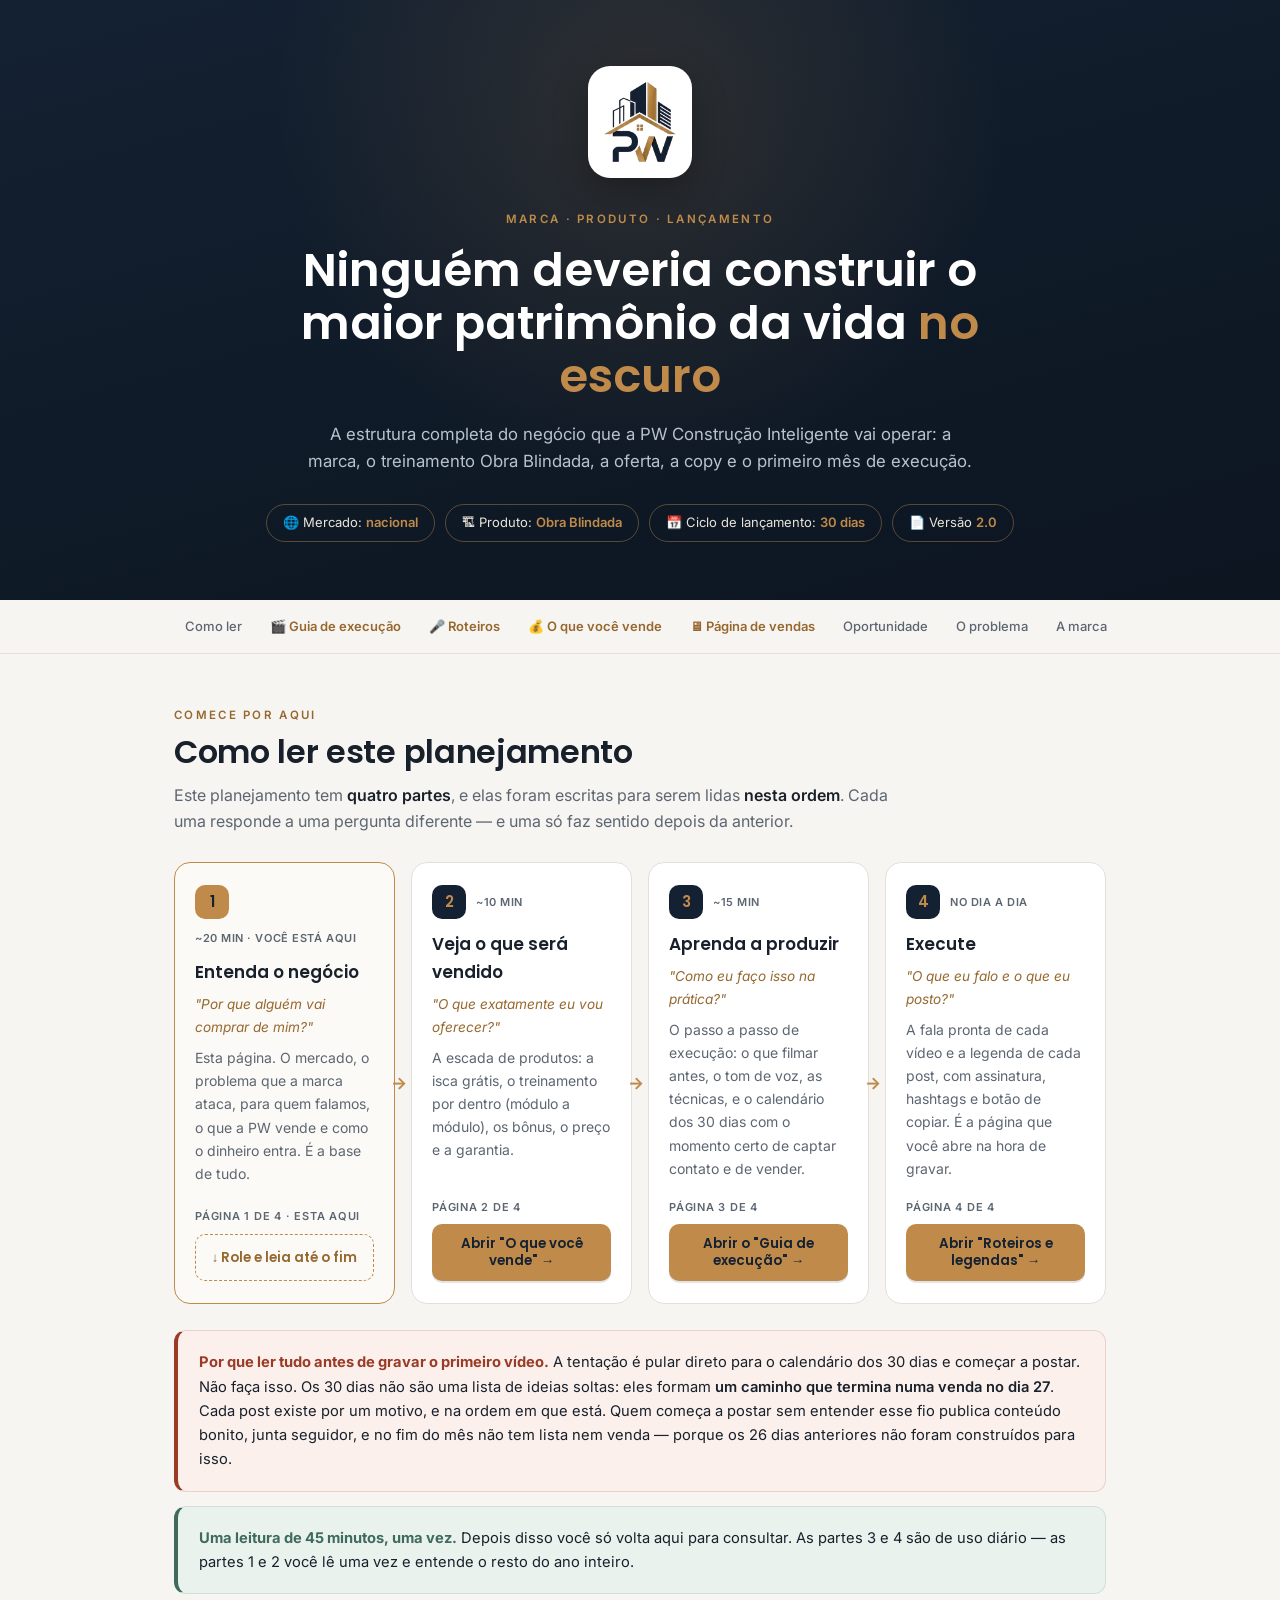
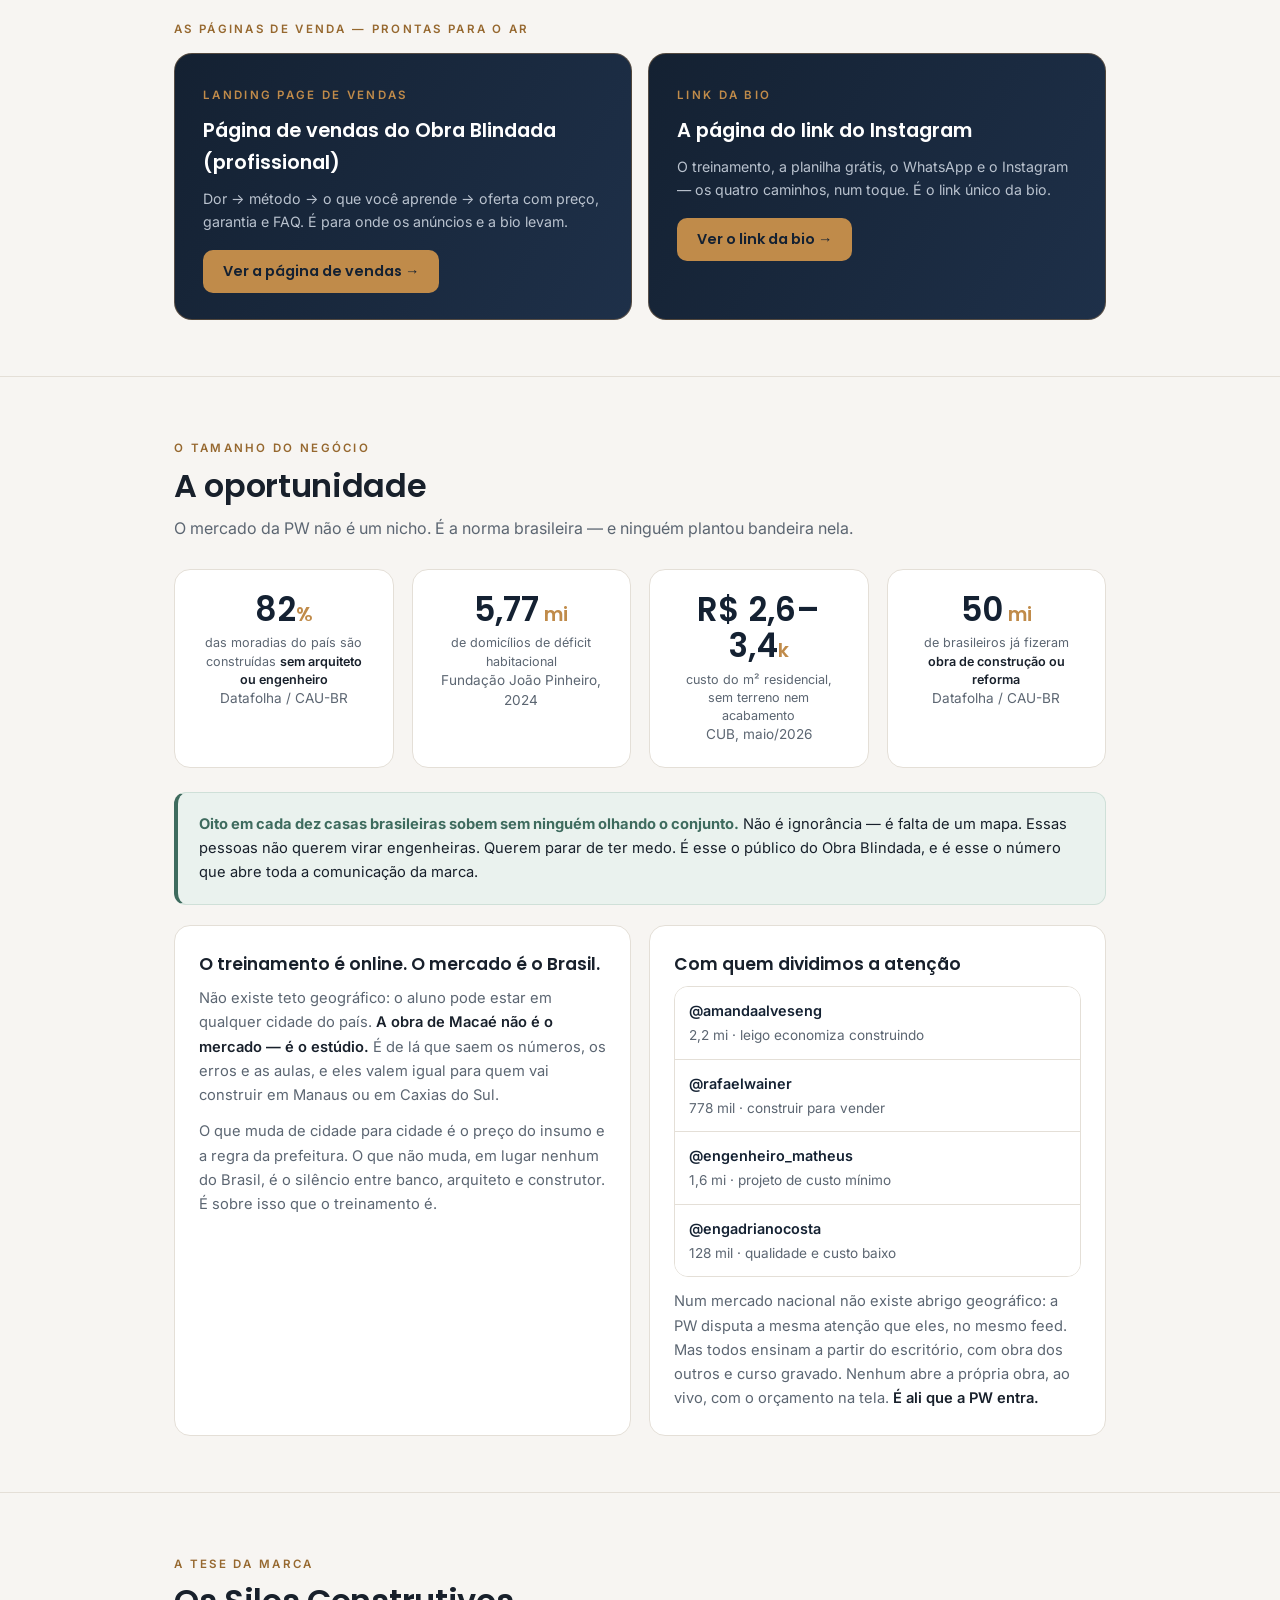
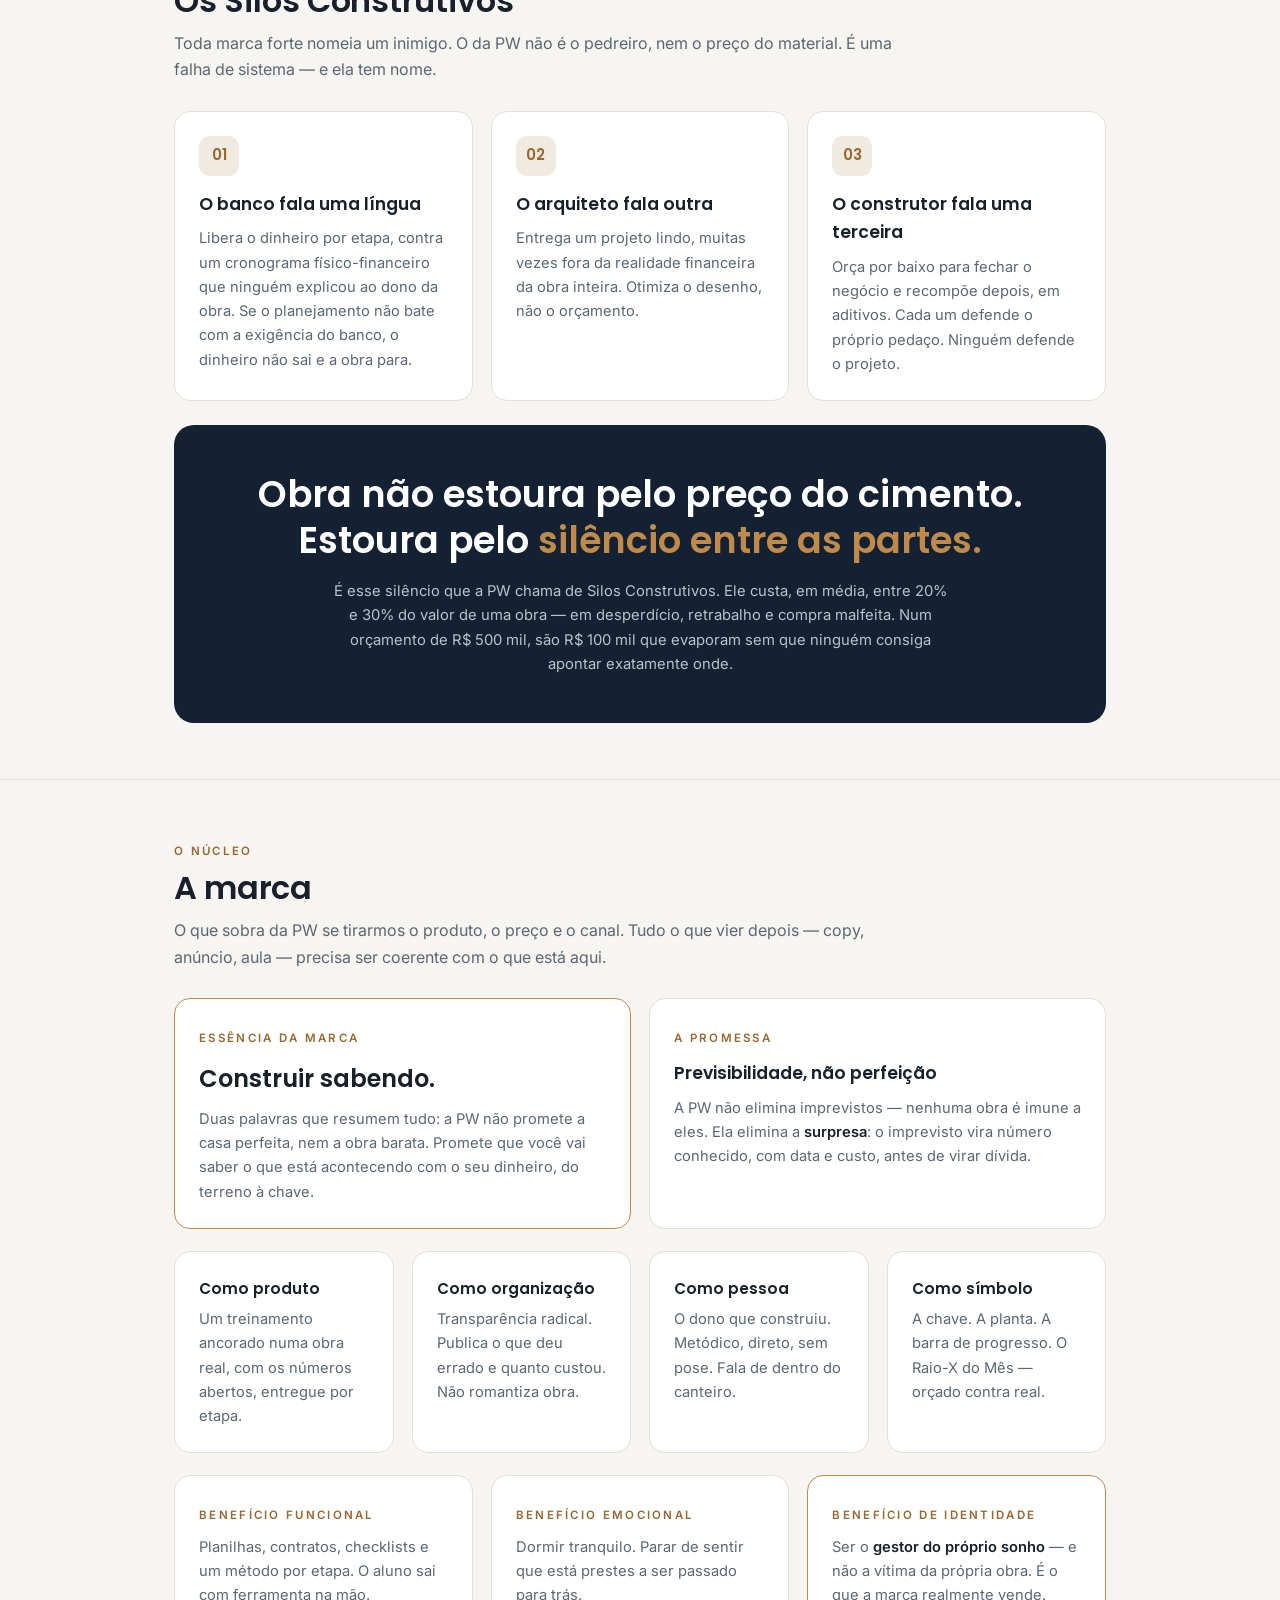
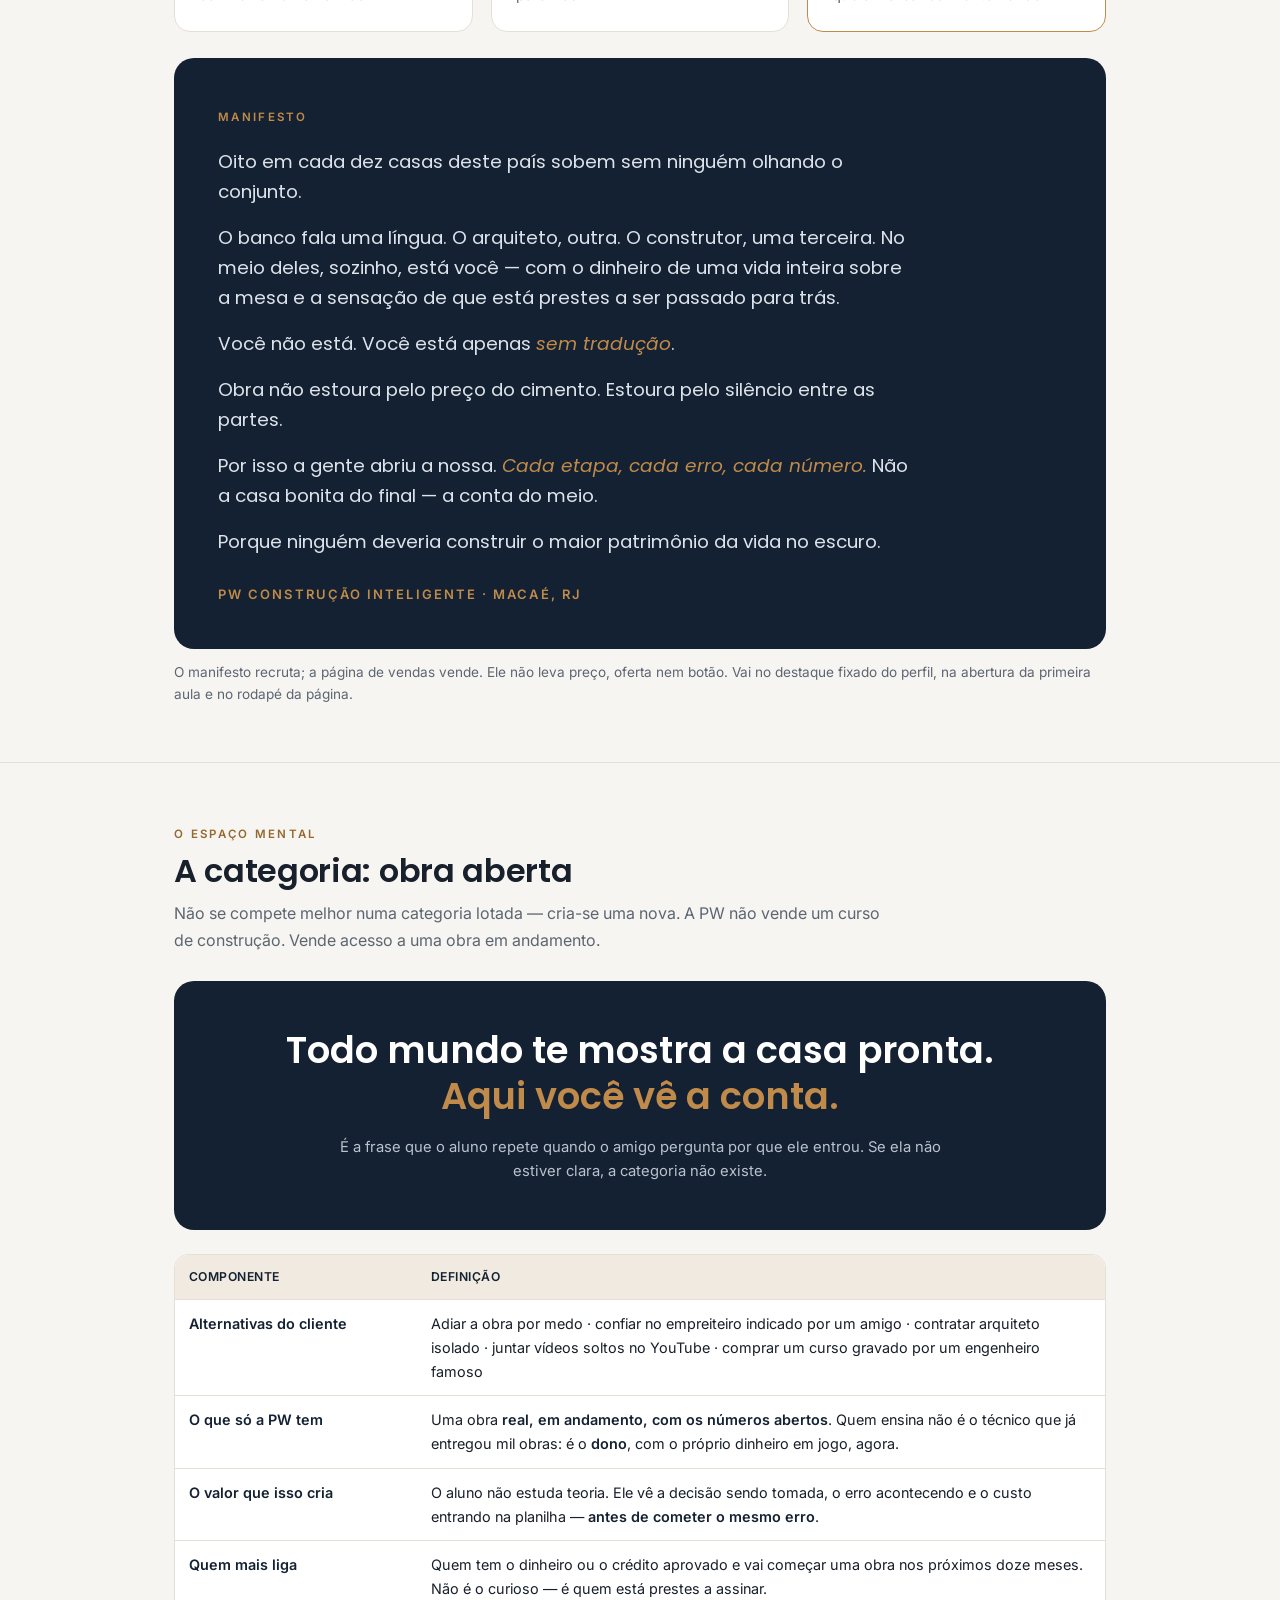
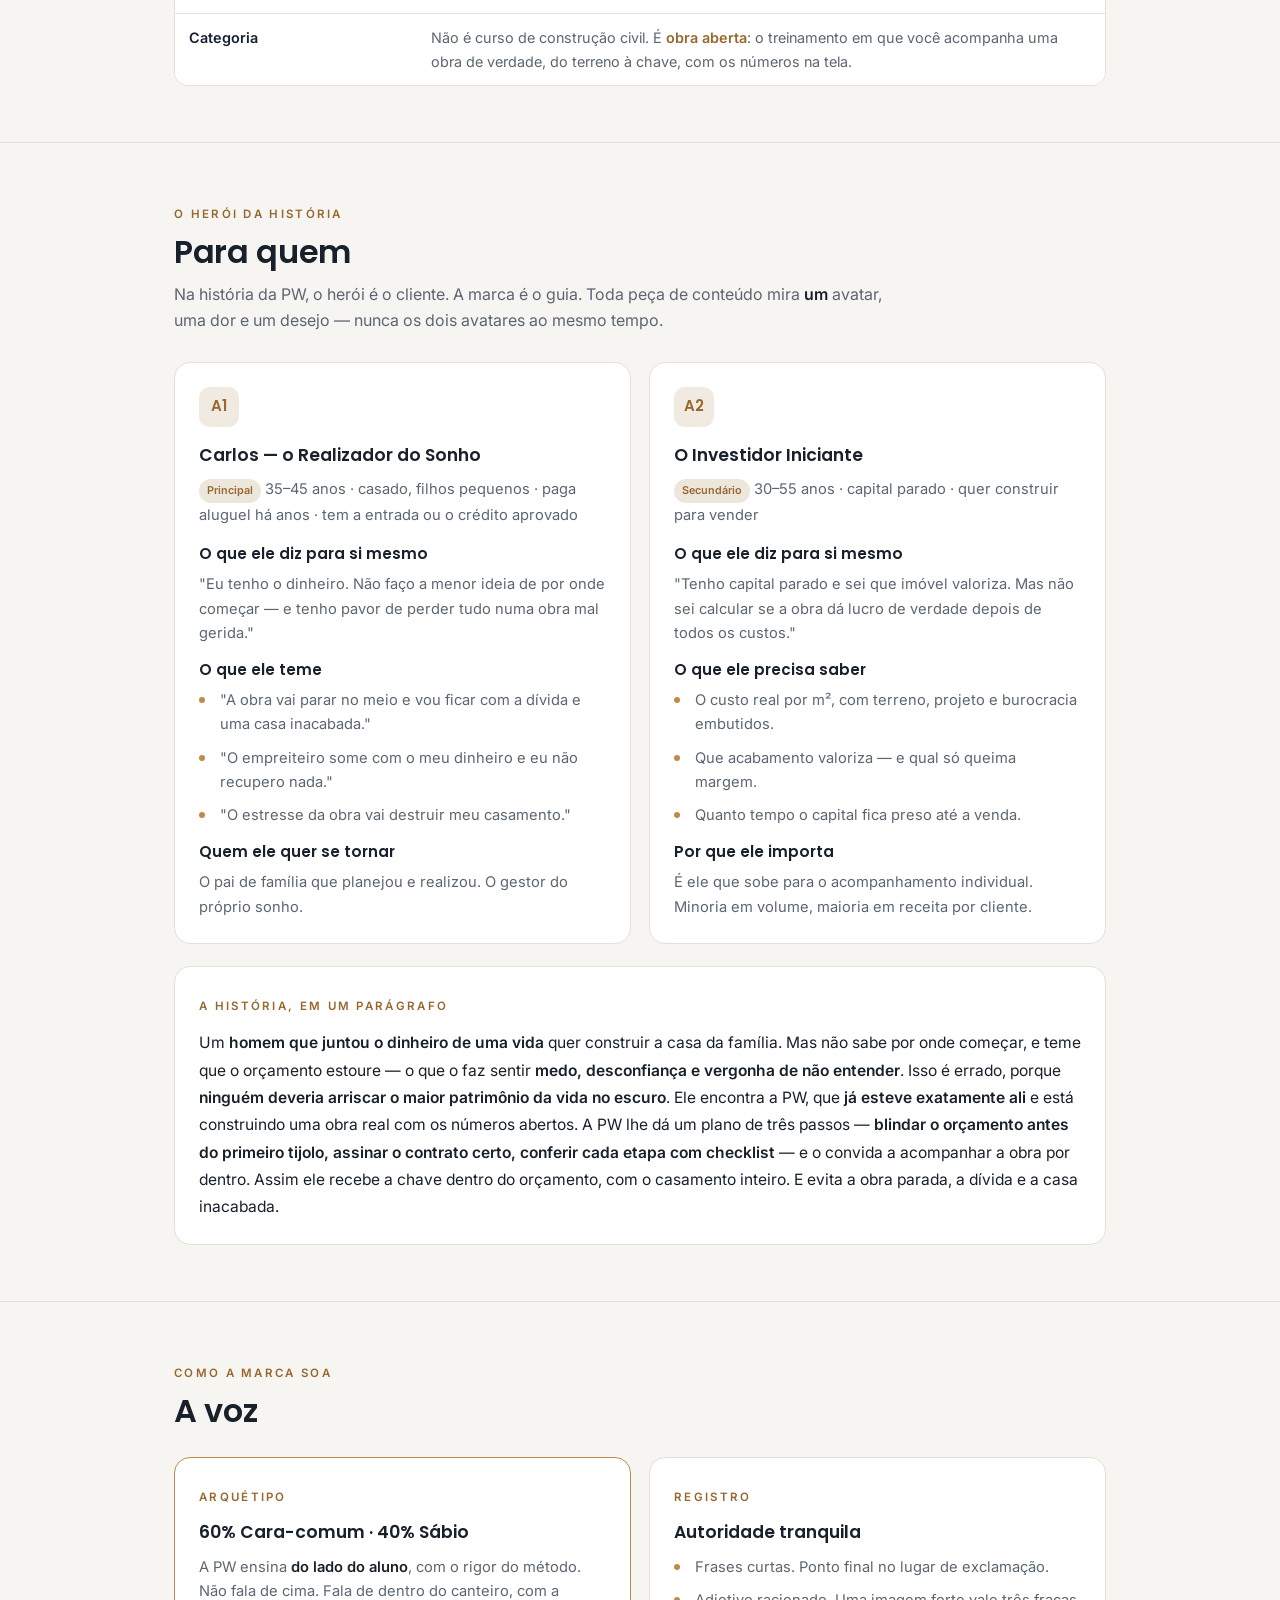
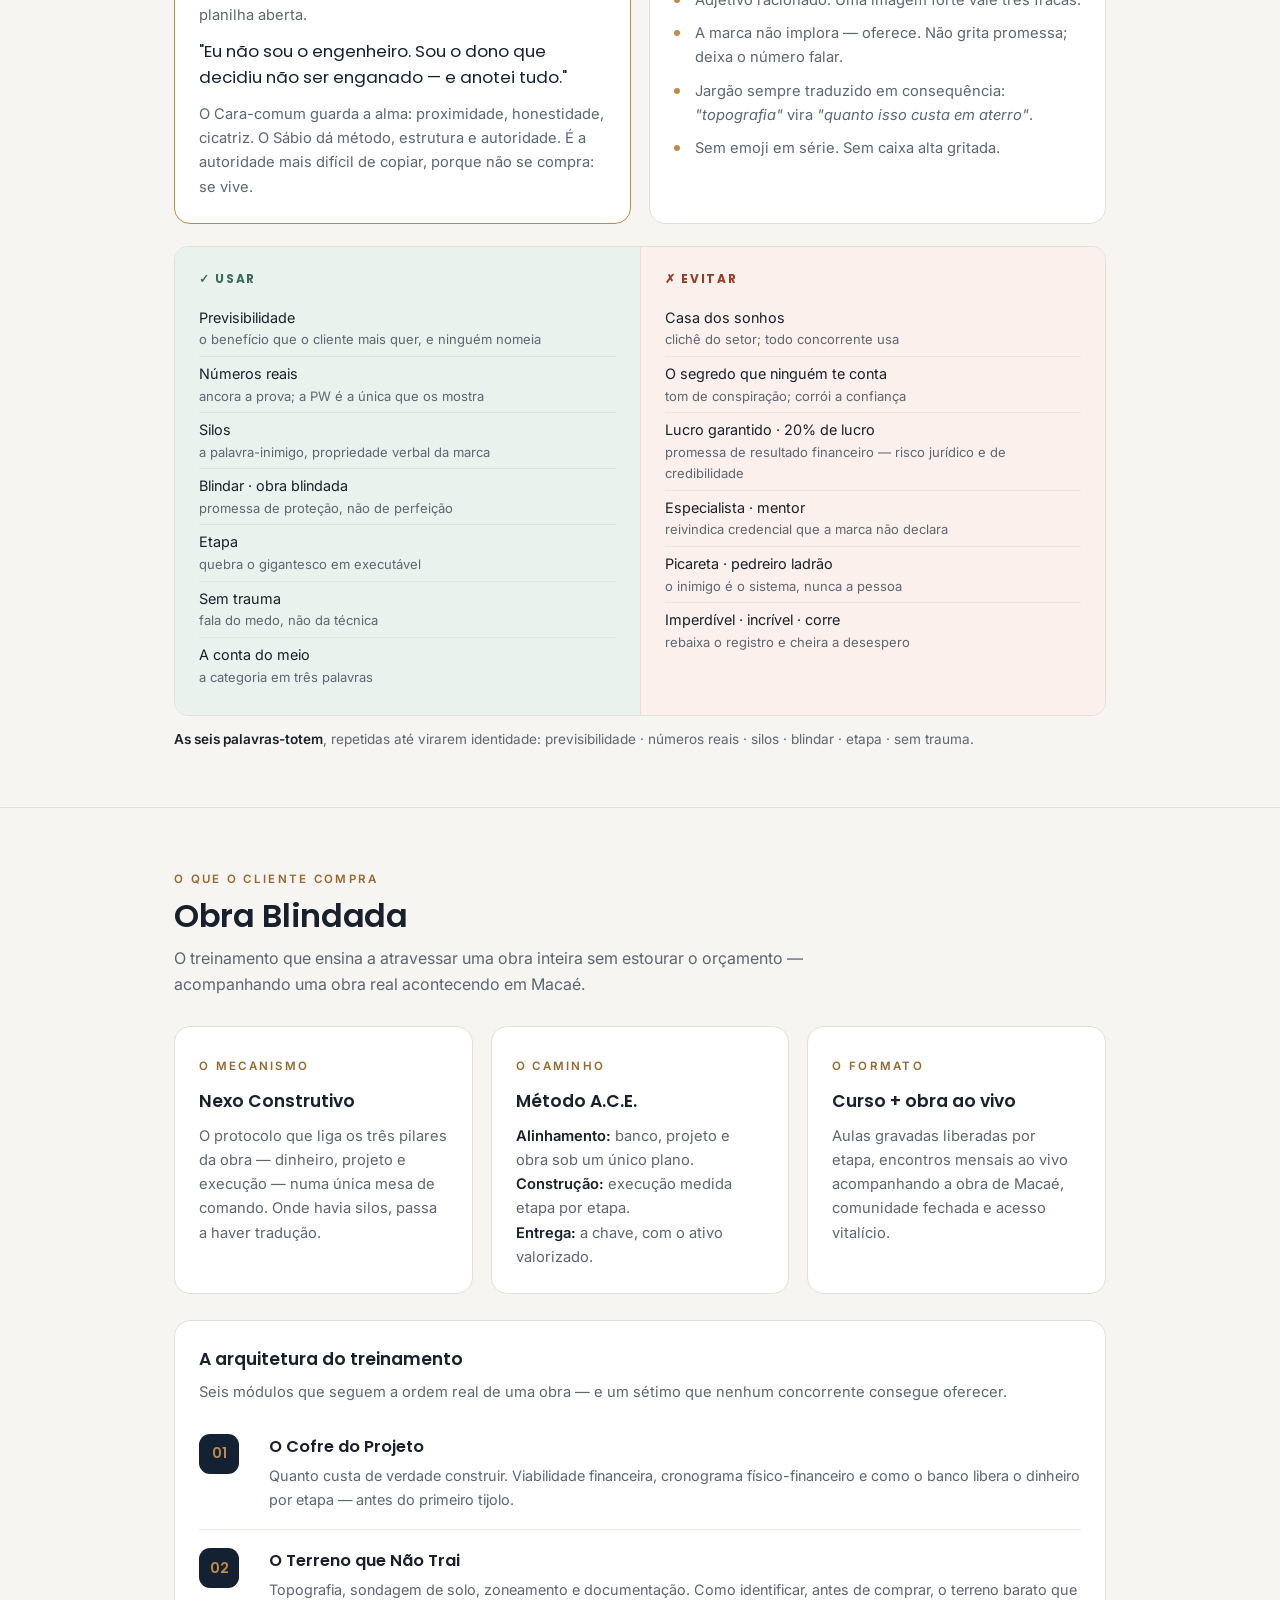
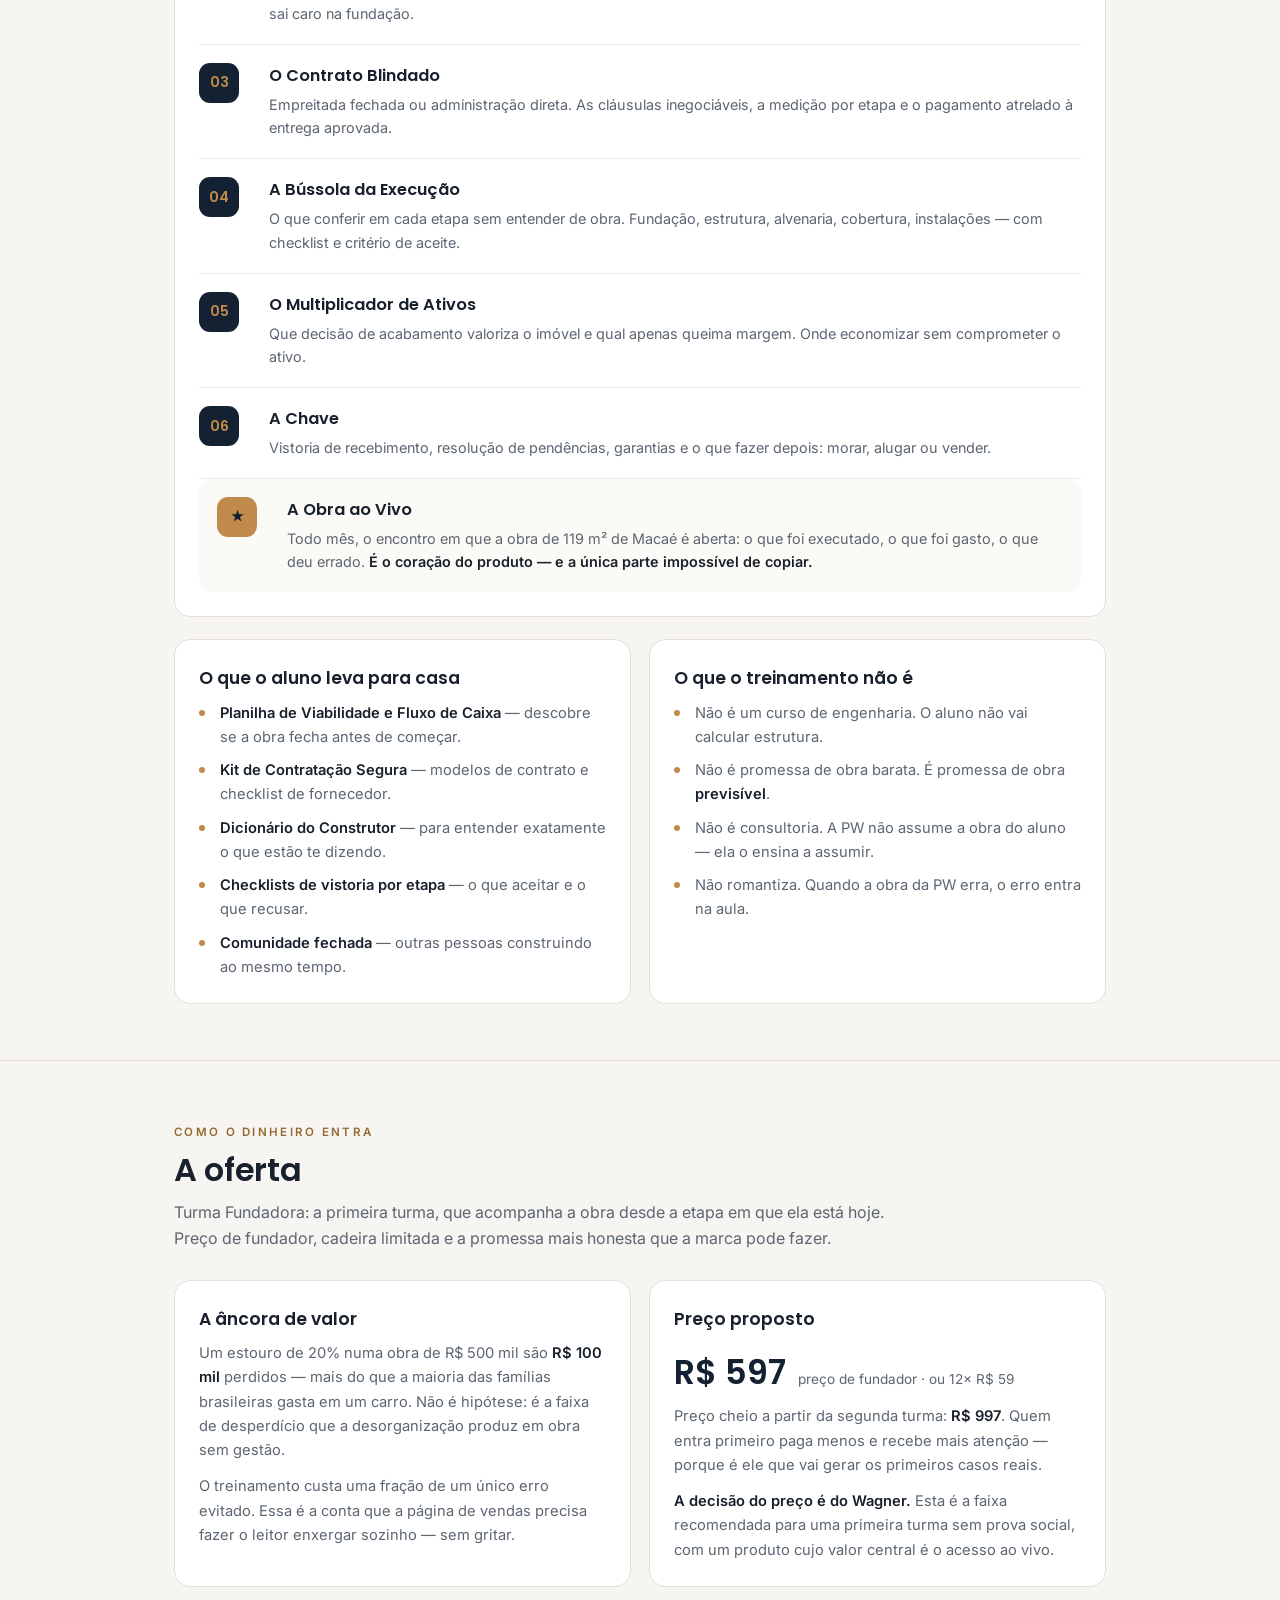
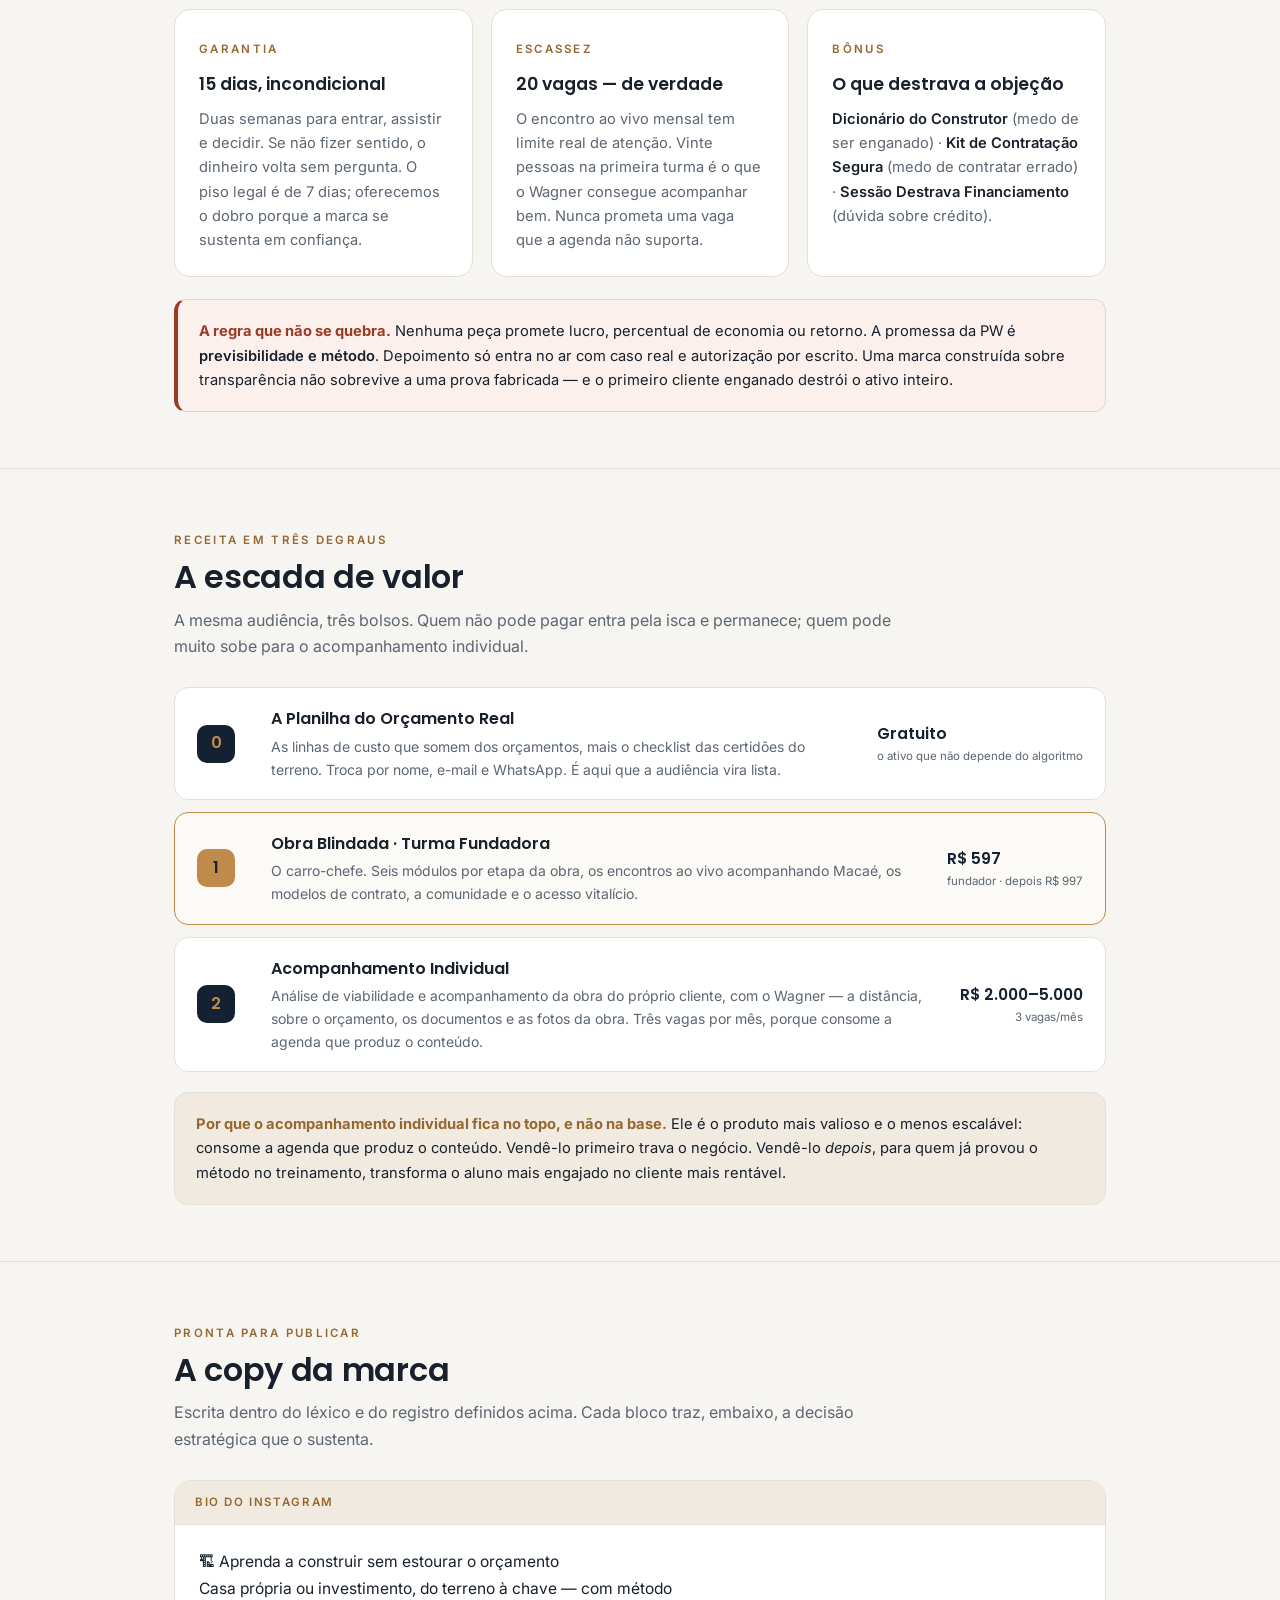
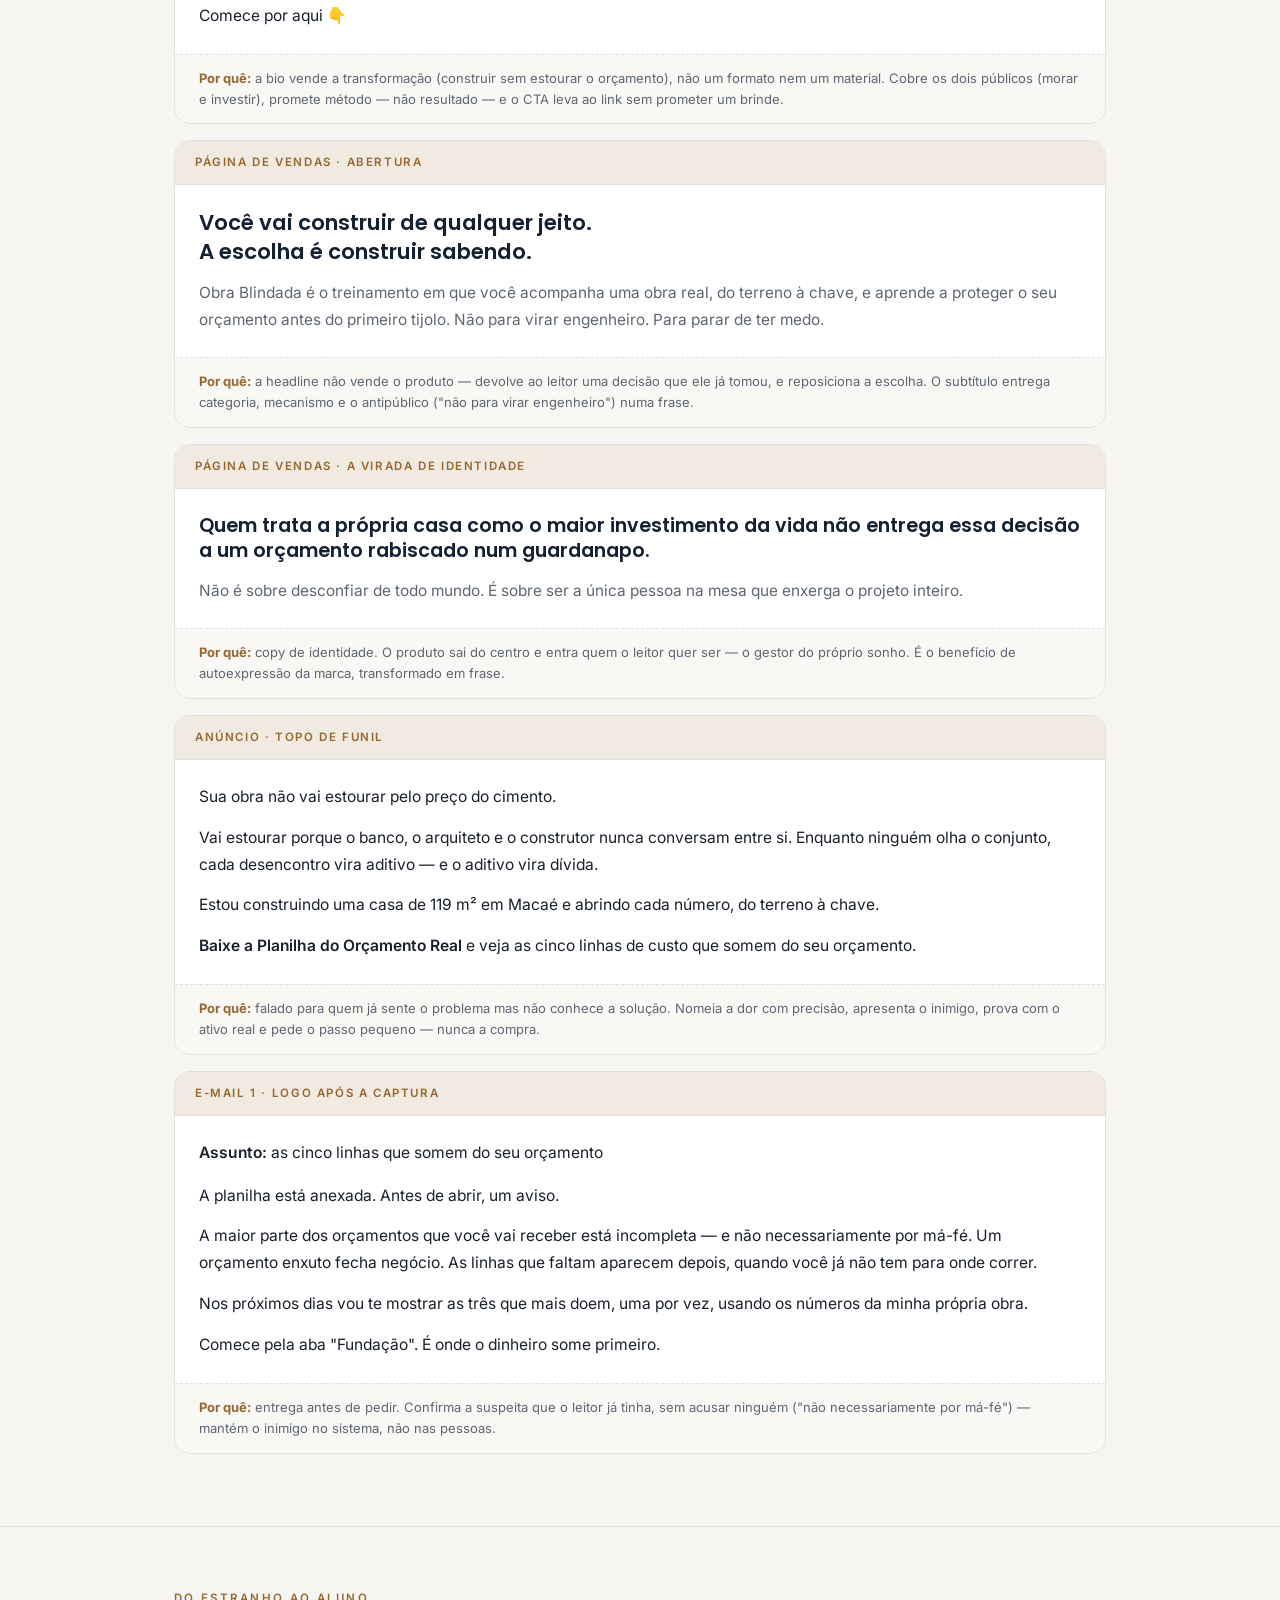
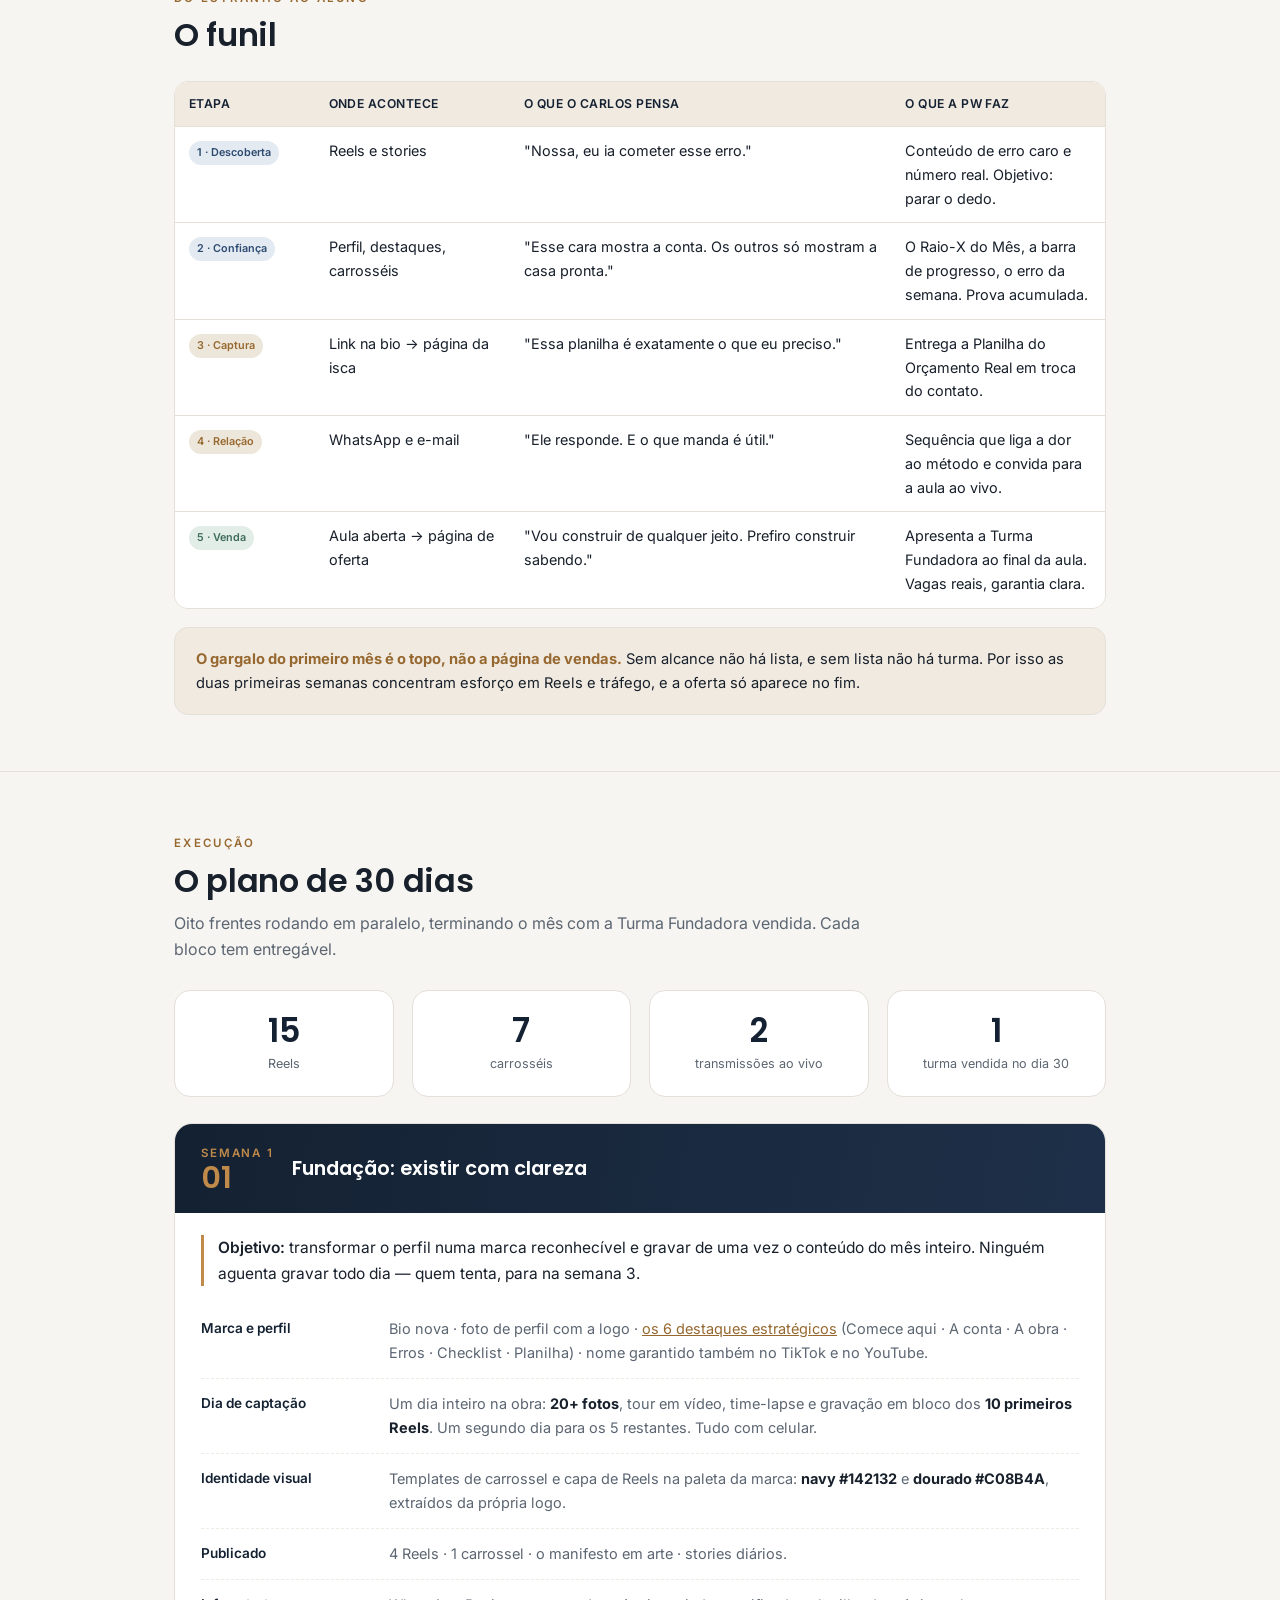
<file: index.html>
<!DOCTYPE html>
<html lang="pt-BR">
<head>
<meta charset="UTF-8" />
<meta name="viewport" content="width=device-width, initial-scale=1" />
<meta name="robots" content="noindex, nofollow, noarchive, nosnippet" />
<meta name="googlebot" content="noindex, nofollow" />
<title>PW Construção Inteligente · Marca, Produto e Lançamento · Obra Blindada</title>
<link rel="icon" type="image/png" href="[data-uri]" />
<link rel="preconnect" href="https://fonts.googleapis.com" />
<link rel="preconnect" href="https://fonts.gstatic.com" crossorigin />
<link href="https://fonts.googleapis.com/css2?family=Poppins:wght@400;500;600;700&family=Inter:wght@400;500;600;700&display=swap" rel="stylesheet" />
<style>
  :root{
    --navy:#142132; --navy-2:#1E3049; --navy-dp:#0C1520;
    --gold:#C08B4A; --gold-lt:#D9A961; --gold-dk:#96682F;
    --paper:#F7F5F2; --card:#FFFFFF; --line:#E4DFD7; --line-2:#EFEBE4;
    --ink:#18202B; --muted:#5C6672; --ok:#3E6B5E; --warn:#9A3B26;
  }
  *{margin:0;padding:0;box-sizing:border-box}
  html{scroll-behavior:smooth}
  body{background:var(--paper);color:var(--ink);font-family:'Inter',sans-serif;font-size:16px;line-height:1.65;-webkit-font-smoothing:antialiased}
  .wrap{max-width:980px;margin:0 auto;padding:0 24px}
  h1,h2,h3,h4,.display{font-family:'Poppins',sans-serif}
  .eyebrow{font-size:11.5px;letter-spacing:.2em;text-transform:uppercase;color:var(--gold-dk);font-weight:600}

  .hero{background:linear-gradient(165deg,var(--navy) 0%,var(--navy-dp) 100%);color:#E9E4DA;padding:66px 0 58px;position:relative;overflow:hidden;text-align:center}
  .hero:before{content:"";position:absolute;top:-45%;left:50%;transform:translateX(-50%);width:760px;height:760px;border-radius:50%;background:radial-gradient(circle,rgba(192,139,74,.16),transparent 68%)}
  .hero .wrap{position:relative}
  /* a logo é navy: sobre o hero navy ela precisa de um suporte claro */
  .hero img.logo{width:104px;height:auto;margin:0 auto 26px;display:block;background:#fff;border-radius:22px;padding:16px;box-shadow:0 10px 34px rgba(0,0,0,.32)}
  .hero .eyebrow{color:var(--gold)}
  .hero h1{font-size:clamp(1.85rem,4.1vw,2.9rem);line-height:1.14;font-weight:600;margin:14px auto 18px;color:#fff;max-width:820px}
  .hero h1 em{color:var(--gold);font-style:normal}
  .hero .lead{font-size:1.05rem;color:#B9C2CE;max-width:670px;margin:0 auto}
  .chips{display:flex;gap:10px;justify-content:center;flex-wrap:wrap;margin-top:28px}
  .chip{font-size:13px;border:1px solid rgba(192,139,74,.42);border-radius:999px;padding:7px 16px;color:#E9E4DA}
  .chip b{color:var(--gold);font-weight:600}

  nav{position:sticky;top:0;z-index:20;background:rgba(247,245,242,.93);backdrop-filter:blur(8px);border-bottom:1px solid var(--line)}
  nav .wrap{display:flex;gap:6px;overflow-x:auto;padding-top:10px;padding-bottom:10px}
  nav a{white-space:nowrap;font-size:13px;color:var(--muted);text-decoration:none;padding:6px 11px;border-radius:8px;font-weight:500}
  nav a:hover{background:#EDE7DC;color:var(--navy)}
  nav .wrap::-webkit-scrollbar{height:3px}
  nav .wrap::-webkit-scrollbar-thumb{background:var(--line);border-radius:3px}

  section{padding:56px 0;border-bottom:1px solid var(--line)}
  section:last-of-type{border-bottom:0}
  .sec-h{margin-bottom:28px}
  .sec-h h2{font-size:clamp(1.45rem,2.9vw,2rem);font-weight:600;line-height:1.16;margin-top:7px;letter-spacing:-.01em}
  .sec-h p{color:var(--muted);max-width:720px;margin-top:11px}
  p+p{margin-top:12px}
  strong{font-weight:600;color:var(--ink)}
  a{color:var(--gold-dk)}
  .hero strong,.manifesto strong,.cta strong,.week-h strong,.dark strong{color:#fff}
  .manifesto em,.cta em,.dark em{color:var(--gold)}

  /* fluxo de leitura (como ler) */
  .fluxo{display:grid;grid-template-columns:repeat(4,1fr);gap:16px}
  .fstep{position:relative;background:var(--card);border:1px solid var(--line);border-radius:16px;padding:22px 20px;display:flex;flex-direction:column}
  .fstep.aqui{border-color:var(--gold);border-width:1.5px;background:#FCFAF6}
  .fstep .fs-top{display:flex;align-items:center;gap:10px;margin-bottom:12px;flex-wrap:wrap}
  .fstep .fs-n{width:34px;height:34px;flex:0 0 auto;border-radius:10px;background:var(--navy);color:var(--gold);display:flex;align-items:center;justify-content:center;font-family:'Poppins',sans-serif;font-weight:600;font-size:15px}
  .fstep.aqui .fs-n{background:var(--gold);color:var(--navy)}
  .fstep .fs-tempo{font-size:11px;letter-spacing:.05em;text-transform:uppercase;color:var(--muted);font-weight:600}
  .fstep h3{font-size:1.06rem;font-weight:600;margin-bottom:6px}
  .fstep .fs-q{font-size:13.6px;color:var(--gold-dk);font-style:italic;margin-bottom:8px}
  .fstep p{font-size:14px;color:var(--muted);margin:0}
  .fstep .fs-foot{margin-top:auto;padding-top:18px}
  .fstep .fs-hint{display:block;font-size:11px;letter-spacing:.07em;text-transform:uppercase;color:var(--muted);font-weight:600;margin-bottom:8px}
  .fs-btn{display:flex;align-items:center;justify-content:center;gap:7px;text-align:center;background:var(--gold);color:var(--navy);font-family:'Poppins',sans-serif;font-weight:600;font-size:13.4px;line-height:1.25;text-decoration:none;padding:12px 12px;border-radius:10px;box-shadow:0 2px 0 rgba(20,33,50,.12);transition:background .15s,transform .08s}
  .fs-btn:hover{background:var(--gold-lt)}
  .fs-btn:active{transform:translateY(1px);box-shadow:none}
  .fs-aqui{display:flex;align-items:center;justify-content:center;gap:7px;border:1px dashed var(--gold);color:var(--gold-dk);border-radius:10px;padding:12px;font-size:13.2px;font-weight:600;font-family:'Poppins',sans-serif}
  .fstep:not(:last-child):after{content:"→";position:absolute;right:-13px;top:50%;transform:translateY(-50%);color:var(--gold);font-size:17px;font-weight:700;z-index:2}
  @media(max-width:900px){
    .fluxo{grid-template-columns:1fr 1fr}
    .fstep:not(:last-child):after{display:none}
  }
  @media(max-width:560px){ .fluxo{grid-template-columns:1fr} }

  .grid{display:grid;gap:18px}
  .g2{grid-template-columns:1fr 1fr}
  .g3{grid-template-columns:repeat(3,1fr)}
  .g4{grid-template-columns:repeat(4,1fr)}
  .card{background:var(--card);border:1px solid var(--line);border-radius:16px;padding:24px}
  .card h3{font-size:1.08rem;font-weight:600;margin-bottom:8px}
  .card h4{font-size:.95rem;font-weight:600;margin-bottom:6px}
  .card p,.card li{color:var(--muted);font-size:14.7px}
  .card p strong,.card li strong{color:var(--ink)}
  .ic{width:40px;height:40px;border-radius:11px;background:#F1EAE0;color:var(--gold-dk);display:flex;align-items:center;justify-content:center;font-weight:600;font-family:'Poppins',sans-serif;margin-bottom:14px;font-size:15px}
  .muted{color:var(--muted)}
  .small{font-size:13.6px}
  .center{text-align:center}

  .stat{background:var(--card);border:1px solid var(--line);border-radius:16px;padding:22px;text-align:center}
  .stat .n{font-family:'Poppins',sans-serif;font-size:2.05rem;font-weight:600;color:var(--navy);line-height:1.1}
  .stat .n span{color:var(--gold);font-size:1.2rem}
  .stat .l{font-size:12.6px;color:var(--muted);margin-top:6px;line-height:1.45}
  .stat .l b{color:var(--ink);font-weight:600}

  table{width:100%;border-collapse:collapse;font-size:14.4px;background:var(--card)}
  th,td{text-align:left;padding:12px 14px;border-bottom:1px solid var(--line);vertical-align:top}
  th{background:#F1EAE0;color:var(--navy);font-weight:600;font-size:12.2px;letter-spacing:.04em;text-transform:uppercase}
  tr:last-child td{border-bottom:0}
  td strong{color:var(--navy)}
  .tbl-wrap{overflow-x:auto;border:1px solid var(--line);border-radius:14px}

  .tag{display:inline-block;font-size:10.8px;font-weight:600;padding:3px 8px;border-radius:999px;background:#EDE6DA;color:var(--gold-dk);white-space:nowrap}
  .tag.topo{background:#E4EAF2;color:#2C4A70}
  .tag.meio{background:#EDE6DA;color:var(--gold-dk)}
  .tag.fundo{background:#E2EDE7;color:var(--ok)}
  .tag.live{background:#F3E2DE;color:var(--warn)}

  .note{background:#F1EAE0;border:1px solid var(--line);border-radius:14px;padding:19px 21px;font-size:14.7px}
  .note b{color:var(--gold-dk)}
  .alert{background:#FBF0EC;border:1px solid #E9D2C9;border-left:4px solid var(--warn);border-radius:12px;padding:19px 21px;font-size:14.7px}
  .alert b{color:var(--warn)}
  .good{background:#EAF2EE;border:1px solid #CFE0D8;border-left:4px solid var(--ok);border-radius:12px;padding:19px 21px;font-size:14.7px}
  .good b{color:var(--ok)}

  ul.clean{list-style:none;display:grid;gap:9px;margin-top:6px}
  ul.clean li{position:relative;padding-left:21px;color:var(--muted);font-size:14.7px}
  ul.clean li:before{content:"";position:absolute;left:0;top:9px;width:6px;height:6px;border-radius:50%;background:var(--gold)}

  .week{background:var(--card);border:1px solid var(--line);border-radius:18px;overflow:hidden;margin-bottom:20px}
  .week-h{display:flex;align-items:center;gap:18px;padding:20px 26px;background:linear-gradient(100deg,var(--navy),var(--navy-2));color:#fff}
  .week-h .num{font-family:'Poppins',sans-serif;font-size:1.9rem;font-weight:600;color:var(--gold);line-height:1}
  .week-h .mt{font-size:.72rem;letter-spacing:.16em;text-transform:uppercase;color:var(--gold);font-weight:600}
  .week-h h3{font-size:1.22rem;font-weight:600;color:#fff;margin-top:1px}
  .week-b{padding:22px 26px}
  .week-b .obj{font-size:.97rem;border-left:3px solid var(--gold);padding-left:14px;margin-bottom:18px}
  .row{display:grid;grid-template-columns:172px 1fr;gap:16px;padding:13px 0;border-bottom:1px dashed var(--line-2)}
  .row:last-child{border-bottom:0;padding-bottom:0}
  .row .lab{font-weight:600;color:var(--navy);font-size:13.6px}
  .row .val{color:var(--muted);font-size:14.5px}
  .row .val b{color:var(--ink)}

  .manifesto{background:var(--navy);color:#E9E4DA;border-radius:20px;padding:44px}
  .manifesto p{font-family:'Poppins',sans-serif;font-size:1.16rem;line-height:1.62;color:#DDE3EA;max-width:700px}
  .manifesto p+p{margin-top:16px}
  .manifesto .sig{margin-top:26px;font-size:13px;letter-spacing:.16em;text-transform:uppercase;color:var(--gold);font-weight:600}

  .essence{background:var(--navy);border-radius:20px;padding:46px;text-align:center;color:#E9E4DA}
  .essence .q{font-family:'Poppins',sans-serif;font-size:clamp(1.5rem,3.4vw,2.3rem);color:#fff;font-weight:600;line-height:1.25}
  .essence .q em{color:var(--gold);font-style:normal}
  .essence p{color:#B9C2CE;max-width:620px;margin:16px auto 0;font-size:14.8px}

  .lexico{display:grid;grid-template-columns:1fr 1fr;border:1px solid var(--line);border-radius:14px;overflow:hidden}
  .lexico > div{padding:22px 24px}
  .lexico .use{background:#EAF2EE}
  .lexico .avoid{background:#FBF0EC;border-left:1px solid var(--line)}
  .lexico h4{font-size:12px;letter-spacing:.14em;text-transform:uppercase;margin-bottom:12px}
  .lexico .use h4{color:var(--ok)}
  .lexico .avoid h4{color:var(--warn)}
  .lexico li{font-size:14.4px;color:var(--ink);list-style:none;padding:5px 0;border-bottom:1px solid rgba(0,0,0,.05)}
  .lexico li:last-child{border-bottom:0}
  .lexico li span{color:var(--muted);font-size:13px;display:block}

  .mod{display:grid;grid-template-columns:52px 1fr;gap:18px;padding:18px 0;border-bottom:1px solid var(--line-2)}
  .mod:last-child{border-bottom:0}
  .mod .n{width:40px;height:40px;border-radius:11px;background:var(--navy);color:var(--gold);display:flex;align-items:center;justify-content:center;font-family:'Poppins',sans-serif;font-weight:600;font-size:14px}
  .mod h4{font-size:1.02rem;font-weight:600;margin-bottom:3px}
  .mod p{font-size:14.4px;color:var(--muted)}

  .ladder{display:grid;gap:12px}
  .step{display:grid;grid-template-columns:56px 1fr auto;gap:18px;align-items:center;background:var(--card);border:1px solid var(--line);border-radius:14px;padding:18px 22px}
  .step .lv{width:38px;height:38px;border-radius:10px;background:var(--navy);color:var(--gold);display:flex;align-items:center;justify-content:center;font-family:'Poppins',sans-serif;font-weight:600}
  .step h4{font-size:1rem;font-weight:600}
  .step p{font-size:14px;color:var(--muted);margin-top:2px}
  .step .price{font-family:'Poppins',sans-serif;font-weight:600;color:var(--navy);white-space:nowrap;font-size:.98rem}
  .step .price small{display:block;font-family:'Inter',sans-serif;font-weight:400;font-size:11.5px;color:var(--muted);text-align:right}

  .copyblock{background:var(--card);border:1px solid var(--line);border-radius:16px;overflow:hidden;margin-bottom:16px}
  .copyblock .ch{background:#F1EAE0;padding:12px 20px;font-size:11.5px;letter-spacing:.14em;text-transform:uppercase;color:var(--gold-dk);font-weight:600;border-bottom:1px solid var(--line)}
  .copyblock .cb{padding:24px 24px}
  .copyblock .cb p{font-size:15.6px;line-height:1.72}
  .copyblock .cb p+p{margin-top:14px}
  .copyblock .cb .hl{font-family:'Poppins',sans-serif;font-size:1.34rem;line-height:1.32;color:var(--navy);font-weight:600}
  .copyblock .cb .sub{color:var(--muted);font-size:15.4px}
  .copyblock .why{background:#FAF8F5;border-top:1px dashed var(--line);padding:13px 24px;font-size:13px;color:var(--muted)}
  .copyblock .why b{color:var(--gold-dk)}

  .cta{background:var(--navy);color:#E9E4DA;border-radius:20px;padding:44px;text-align:center}
  .cta h2{color:#fff;font-size:1.65rem;font-weight:600}
  .cta p{color:#B9C2CE;max-width:620px;margin:12px auto 0}

  footer{padding:36px 0;text-align:center;color:var(--muted);font-size:12.8px}
  footer img{width:56px;opacity:.5;margin-bottom:14px}

  @media(max-width:820px){
    .g2,.g3{grid-template-columns:1fr}
    .g4{grid-template-columns:1fr 1fr}
    .row{grid-template-columns:1fr;gap:4px}
    .lexico{grid-template-columns:1fr}
    .lexico .avoid{border-left:0;border-top:1px solid var(--line)}
    .step{grid-template-columns:1fr;gap:10px}
    .step .price,.step .price small{text-align:left}
    .manifesto,.essence{padding:32px 26px}
  }
  @media print{nav{display:none}section{break-inside:avoid}}
</style>
</head>
<body>

<!-- ══════ HERO ══════ -->
<header class="hero">
  <div class="wrap">
    <img class="logo" src="[data-uri]" alt="PW Construção Inteligente" />
    <span class="eyebrow">Marca · Produto · Lançamento</span>
    <h1>Ninguém deveria construir o maior patrimônio da vida <em>no escuro</em></h1>
    <p class="lead">A estrutura completa do negócio que a PW Construção Inteligente vai operar: a marca, o treinamento Obra Blindada, a oferta, a copy e o primeiro mês de execução.</p>
    <div class="chips">
      <span class="chip">🌐 Mercado: <b>nacional</b></span>
      <span class="chip">🏗 Produto: <b>Obra Blindada</b></span>
      <span class="chip">📅 Ciclo de lançamento: <b>30 dias</b></span>
      <span class="chip">📄 Versão <b>2.0</b></span>
    </div>
  </div>
</header>

<nav>
  <div class="wrap">
    <a href="#comoler">Como ler</a>
    <a href="guia-execucao-conteudo.html" style="color:var(--gold-dk);font-weight:600">🎬 Guia de execução</a>
    <a href="roteiros-conteudo.html" style="color:var(--gold-dk);font-weight:600">🎤 Roteiros</a>
    <a href="estrutura-produtos-oferta.html" style="color:var(--gold-dk);font-weight:600">💰 O que você vende</a>
    <a href="obra-blindada.html" style="color:var(--gold-dk);font-weight:600">🖥 Página de vendas</a>
    <a href="#oportunidade">Oportunidade</a>
    <a href="#problema">O problema</a>
    <a href="#marca">A marca</a>
    <a href="#categoria">A categoria</a>
    <a href="#publico">Para quem</a>
    <a href="#voz">A voz</a>
    <a href="#produto">O produto</a>
    <a href="#oferta">A oferta</a>
    <a href="#escada">Escada de valor</a>
    <a href="#copy">A copy</a>
    <a href="#funil">O funil</a>
    <a href="#plano">Plano de 30 dias</a>
    <a href="#calendario">Calendário</a>
    <a href="#metricas">Métricas</a>
    <a href="#guardrails">Guardrails</a>
    <a href="#faltam">Pendências</a>
  </div>
</nav>

<!-- ══════ OPORTUNIDADE ══════ -->
<!-- ══════ COMO LER · FLUXO ══════ -->
<section id="comoler" style="padding-top:46px">
  <div class="wrap">
    <div class="sec-h">
      <span class="eyebrow">Comece por aqui</span>
      <h2>Como ler este planejamento</h2>
      <p>Este planejamento tem <strong>quatro partes</strong>, e elas foram escritas para serem lidas <strong>nesta ordem</strong>. Cada uma responde a uma pergunta diferente — e uma só faz sentido depois da anterior.</p>
    </div>

    <div class="fluxo">

      <div class="fstep aqui">
        <div class="fs-top"><span class="fs-n">1</span><span class="fs-tempo">~20 min · você está aqui</span></div>
        <h3>Entenda o negócio</h3>
        <p class="fs-q">"Por que alguém vai comprar de mim?"</p>
        <p>Esta página. O mercado, o problema que a marca ataca, para quem falamos, o que a PW vende e como o dinheiro entra. É a base de tudo.</p>
        <div class="fs-foot">
          <span class="fs-hint">Página 1 de 4 · esta aqui</span>
          <span class="fs-aqui">↓ Role e leia até o fim</span>
        </div>
      </div>

      <div class="fstep">
        <div class="fs-top"><span class="fs-n">2</span><span class="fs-tempo">~10 min</span></div>
        <h3>Veja o que será vendido</h3>
        <p class="fs-q">"O que exatamente eu vou oferecer?"</p>
        <p>A escada de produtos: a isca grátis, o treinamento por dentro (módulo a módulo), os bônus, o preço e a garantia.</p>
        <div class="fs-foot">
          <span class="fs-hint">Página 2 de 4</span>
          <a class="fs-btn" href="estrutura-produtos-oferta.html">Abrir "O que você vende" →</a>
        </div>
      </div>

      <div class="fstep">
        <div class="fs-top"><span class="fs-n">3</span><span class="fs-tempo">~15 min</span></div>
        <h3>Aprenda a produzir</h3>
        <p class="fs-q">"Como eu faço isso na prática?"</p>
        <p>O passo a passo de execução: o que filmar antes, o tom de voz, as técnicas, e o calendário dos 30 dias com o momento certo de captar contato e de vender.</p>
        <div class="fs-foot">
          <span class="fs-hint">Página 3 de 4</span>
          <a class="fs-btn" href="guia-execucao-conteudo.html">Abrir o "Guia de execução" →</a>
        </div>
      </div>

      <div class="fstep">
        <div class="fs-top"><span class="fs-n">4</span><span class="fs-tempo">no dia a dia</span></div>
        <h3>Execute</h3>
        <p class="fs-q">"O que eu falo e o que eu posto?"</p>
        <p>A fala pronta de cada vídeo e a legenda de cada post, com assinatura, hashtags e botão de copiar. É a página que você abre na hora de gravar.</p>
        <div class="fs-foot">
          <span class="fs-hint">Página 4 de 4</span>
          <a class="fs-btn" href="roteiros-conteudo.html">Abrir "Roteiros e legendas" →</a>
        </div>
      </div>

    </div>

    <div class="alert" style="margin-top:26px">
      <b>Por que ler tudo antes de gravar o primeiro vídeo.</b> A tentação é pular direto para o calendário dos 30 dias e começar a postar. Não faça isso. Os 30 dias não são uma lista de ideias soltas: eles formam <strong>um caminho que termina numa venda no dia 27</strong>. Cada post existe por um motivo, e na ordem em que está. Quem começa a postar sem entender esse fio publica conteúdo bonito, junta seguidor, e no fim do mês não tem lista nem venda — porque os 26 dias anteriores não foram construídos para isso.
    </div>

    <div class="good" style="margin-top:14px">
      <b>Uma leitura de 45 minutos, uma vez.</b> Depois disso você só volta aqui para consultar. As partes 3 e 4 são de uso diário — as partes 1 e 2 você lê uma vez e entende o resto do ano inteiro.
    </div>

    <div style="margin-top:26px">
      <p class="eyebrow" style="margin-bottom:14px">As páginas de venda — prontas para o ar</p>
      <div class="grid g2" style="gap:16px">
        <a href="obra-blindada.html" style="text-decoration:none;color:inherit;display:block">
          <div class="dark" style="height:100%;background:linear-gradient(120deg,var(--navy),var(--navy-2));border:1px solid rgba(192,139,74,.35);border-radius:18px;padding:26px 28px">
            <span class="eyebrow" style="color:var(--gold)">Landing page de vendas</span>
            <h3 style="font-family:'Poppins';color:#fff;font-size:1.22rem;font-weight:600;margin:8px 0 8px">Página de vendas do Obra Blindada (profissional)</h3>
            <p style="color:#B9C2CE;font-size:14.2px;margin-bottom:16px">Dor → método → o que você aprende → oferta com preço, garantia e FAQ. É para onde os anúncios e a bio levam.</p>
            <span style="display:inline-block;background:var(--gold);color:var(--navy);font-family:'Poppins';font-weight:600;font-size:.9rem;padding:10px 20px;border-radius:10px">Ver a página de vendas →</span>
          </div>
        </a>
        <a href="bio.html" style="text-decoration:none;color:inherit;display:block">
          <div class="dark" style="height:100%;background:linear-gradient(120deg,var(--navy),var(--navy-2));border:1px solid rgba(192,139,74,.35);border-radius:18px;padding:26px 28px">
            <span class="eyebrow" style="color:var(--gold)">Link da bio</span>
            <h3 style="font-family:'Poppins';color:#fff;font-size:1.22rem;font-weight:600;margin:8px 0 8px">A página do link do Instagram</h3>
            <p style="color:#B9C2CE;font-size:14.2px;margin-bottom:16px">O treinamento, a planilha grátis, o WhatsApp e o Instagram — os quatro caminhos, num toque. É o link único da bio.</p>
            <span style="display:inline-block;background:var(--gold);color:var(--navy);font-family:'Poppins';font-weight:600;font-size:.9rem;padding:10px 20px;border-radius:10px">Ver o link da bio →</span>
          </div>
        </a>
      </div>
    </div>
  </div>
</section>

<section id="oportunidade">
  <div class="wrap">
    <div class="sec-h">
      <span class="eyebrow">O tamanho do Negócio</span>
      <h2>A oportunidade</h2>
      <p>O mercado da PW não é um nicho. É a norma brasileira — e ninguém plantou bandeira nela.</p>
    </div>

    <div class="grid g4" style="margin-bottom:24px">
      <div class="stat"><div class="n">82<span>%</span></div><div class="l">das moradias do país são construídas <b>sem arquiteto ou engenheiro</b><br><span class="small">Datafolha / CAU-BR</span></div></div>
      <div class="stat"><div class="n">5,77<span> mi</span></div><div class="l">de domicílios de déficit habitacional<br><span class="small">Fundação João Pinheiro, 2024</span></div></div>
      <div class="stat"><div class="n">R$ 2,6–3,4<span>k</span></div><div class="l">custo do m² residencial, sem terreno nem acabamento<br><span class="small">CUB, maio/2026</span></div></div>
      <div class="stat"><div class="n">50<span> mi</span></div><div class="l">de brasileiros já fizeram <b>obra de construção ou reforma</b><br><span class="small">Datafolha / CAU-BR</span></div></div>
    </div>

    <div class="good" style="margin-bottom:20px">
      <b>Oito em cada dez casas brasileiras sobem sem ninguém olhando o conjunto.</b> Não é ignorância — é falta de um mapa. Essas pessoas não querem virar engenheiras. Querem parar de ter medo. É esse o público do Obra Blindada, e é esse o número que abre toda a comunicação da marca.
    </div>

    <div class="grid g2">
      <div class="card">
        <h3>O treinamento é online. O mercado é o Brasil.</h3>
        <p>Não existe teto geográfico: o aluno pode estar em qualquer cidade do país. <strong>A obra de Macaé não é o mercado — é o estúdio.</strong> É de lá que saem os números, os erros e as aulas, e eles valem igual para quem vai construir em Manaus ou em Caxias do Sul.</p>
        <p class="small" style="margin-top:12px">O que muda de cidade para cidade é o preço do insumo e a regra da prefeitura. O que não muda, em lugar nenhum do Brasil, é o silêncio entre banco, arquiteto e construtor. É sobre isso que o treinamento é.</p>
      </div>
      <div class="card">
        <h3>Com quem dividimos a atenção</h3>
        <div class="tbl-wrap" style="margin-top:8px">
          <table>
            <tbody>
              <tr><td><strong>@amandaalveseng</strong><br><span class="small muted">2,2 mi · leigo economiza construindo</span></td></tr>
              <tr><td><strong>@rafaelwainer</strong><br><span class="small muted">778 mil · construir para vender</span></td></tr>
              <tr><td><strong>@engenheiro_matheus</strong><br><span class="small muted">1,6 mi · projeto de custo mínimo</span></td></tr>
              <tr><td><strong>@engadrianocosta</strong><br><span class="small muted">128 mil · qualidade e custo baixo</span></td></tr>
            </tbody>
          </table>
        </div>
        <p class="small" style="margin-top:12px">Num mercado nacional não existe abrigo geográfico: a PW disputa a mesma atenção que eles, no mesmo feed. Mas todos ensinam a partir do escritório, com obra dos outros e curso gravado. Nenhum abre a própria obra, ao vivo, com o orçamento na tela. <strong>É ali que a PW entra.</strong></p>
      </div>
    </div>
  </div>
</section>

<!-- ══════ O PROBLEMA ══════ -->
<section id="problema">
  <div class="wrap">
    <div class="sec-h">
      <span class="eyebrow">A tese da marca</span>
      <h2>Os Silos Construtivos</h2>
      <p>Toda marca forte nomeia um inimigo. O da PW não é o pedreiro, nem o preço do material. É uma falha de sistema — e ela tem nome.</p>
    </div>

    <div class="grid g3" style="margin-bottom:24px">
      <div class="card">
        <div class="ic">01</div>
        <h3>O banco fala uma língua</h3>
        <p>Libera o dinheiro por etapa, contra um cronograma físico-financeiro que ninguém explicou ao dono da obra. Se o planejamento não bate com a exigência do banco, o dinheiro não sai e a obra para.</p>
      </div>
      <div class="card">
        <div class="ic">02</div>
        <h3>O arquiteto fala outra</h3>
        <p>Entrega um projeto lindo, muitas vezes fora da realidade financeira da obra inteira. Otimiza o desenho, não o orçamento.</p>
      </div>
      <div class="card">
        <div class="ic">03</div>
        <h3>O construtor fala uma terceira</h3>
        <p>Orça por baixo para fechar o negócio e recompõe depois, em aditivos. Cada um defende o próprio pedaço. Ninguém defende o projeto.</p>
      </div>
    </div>

    <div class="essence">
      <div class="q">Obra não estoura pelo preço do cimento.<br>Estoura pelo <em>silêncio entre as partes.</em></div>
      <p>É esse silêncio que a PW chama de Silos Construtivos. Ele custa, em média, entre 20% e 30% do valor de uma obra — em desperdício, retrabalho e compra malfeita. Num orçamento de R$ 500 mil, são R$ 100 mil que evaporam sem que ninguém consiga apontar exatamente onde.</p>
    </div>
  </div>
</section>

<!-- ══════ A MARCA ══════ -->
<section id="marca">
  <div class="wrap">
    <div class="sec-h">
      <span class="eyebrow">O núcleo</span>
      <h2>A marca</h2>
      <p>O que sobra da PW se tirarmos o produto, o preço e o canal. Tudo o que vier depois — copy, anúncio, aula — precisa ser coerente com o que está aqui.</p>
    </div>

    <div class="grid g2" style="margin-bottom:22px">
      <div class="card" style="border-color:var(--gold);border-width:1.5px">
        <span class="eyebrow">Essência da marca</span>
        <h3 style="font-size:1.5rem;margin:10px 0 8px">Construir sabendo.</h3>
        <p>Duas palavras que resumem tudo: a PW não promete a casa perfeita, nem a obra barata. Promete que você vai saber o que está acontecendo com o seu dinheiro, do terreno à chave.</p>
      </div>
      <div class="card">
        <span class="eyebrow">A promessa</span>
        <h3 style="margin:10px 0 8px">Previsibilidade, não perfeição</h3>
        <p>A PW não elimina imprevistos — nenhuma obra é imune a eles. Ela elimina a <strong>surpresa</strong>: o imprevisto vira número conhecido, com data e custo, antes de virar dívida.</p>
      </div>
    </div>

    <div class="grid g4" style="margin-bottom:22px">
      <div class="card">
        <h4>Como produto</h4>
        <p class="small">Um treinamento ancorado numa obra real, com os números abertos, entregue por etapa.</p>
      </div>
      <div class="card">
        <h4>Como organização</h4>
        <p class="small">Transparência radical. Publica o que deu errado e quanto custou. Não romantiza obra.</p>
      </div>
      <div class="card">
        <h4>Como pessoa</h4>
        <p class="small">O dono que construiu. Metódico, direto, sem pose. Fala de dentro do canteiro.</p>
      </div>
      <div class="card">
        <h4>Como símbolo</h4>
        <p class="small">A chave. A planta. A barra de progresso. O Raio-X do Mês — orçado contra real.</p>
      </div>
    </div>

    <div class="grid g3" style="margin-bottom:26px">
      <div class="card">
        <span class="eyebrow">Benefício funcional</span>
        <p style="margin-top:8px">Planilhas, contratos, checklists e um método por etapa. O aluno sai com ferramenta na mão.</p>
      </div>
      <div class="card">
        <span class="eyebrow">Benefício emocional</span>
        <p style="margin-top:8px">Dormir tranquilo. Parar de sentir que está prestes a ser passado para trás.</p>
      </div>
      <div class="card" style="border-color:var(--gold)">
        <span class="eyebrow">Benefício de identidade</span>
        <p style="margin-top:8px">Ser o <strong>gestor do próprio sonho</strong> — e não a vítima da própria obra. É o que a marca realmente vende.</p>
      </div>
    </div>

    <div class="manifesto">
      <span class="eyebrow" style="color:var(--gold)">Manifesto</span>
      <p style="margin-top:18px">Oito em cada dez casas deste país sobem sem ninguém olhando o conjunto.</p>
      <p>O banco fala uma língua. O arquiteto, outra. O construtor, uma terceira. No meio deles, sozinho, está você — com o dinheiro de uma vida inteira sobre a mesa e a sensação de que está prestes a ser passado para trás.</p>
      <p>Você não está. Você está apenas <em>sem tradução</em>.</p>
      <p>Obra não estoura pelo preço do cimento. Estoura pelo silêncio entre as partes.</p>
      <p>Por isso a gente abriu a nossa. <em>Cada etapa, cada erro, cada número.</em> Não a casa bonita do final — a conta do meio.</p>
      <p>Porque ninguém deveria construir o maior patrimônio da vida no escuro.</p>
      <div class="sig">PW Construção Inteligente · Macaé, RJ</div>
    </div>
    <p class="small muted" style="margin-top:12px">O manifesto recruta; a página de vendas vende. Ele não leva preço, oferta nem botão. Vai no destaque fixado do perfil, na abertura da primeira aula e no rodapé da página.</p>
  </div>
</section>

<!-- ══════ CATEGORIA ══════ -->
<section id="categoria">
  <div class="wrap">
    <div class="sec-h">
      <span class="eyebrow">O espaço mental</span>
      <h2>A categoria: obra aberta</h2>
      <p>Não se compete melhor numa categoria lotada — cria-se uma nova. A PW não vende um curso de construção. Vende acesso a uma obra em andamento.</p>
    </div>

    <div class="essence" style="margin-bottom:24px">
      <div class="q">Todo mundo te mostra a casa pronta.<br><em>Aqui você vê a conta.</em></div>
      <p>É a frase que o aluno repete quando o amigo pergunta por que ele entrou. Se ela não estiver clara, a categoria não existe.</p>
    </div>

    <div class="tbl-wrap">
      <table>
        <thead><tr><th style="width:26%">Componente</th><th>Definição</th></tr></thead>
        <tbody>
          <tr><td><strong>Alternativas do cliente</strong></td><td>Adiar a obra por medo · confiar no empreiteiro indicado por um amigo · contratar arquiteto isolado · juntar vídeos soltos no YouTube · comprar um curso gravado por um engenheiro famoso</td></tr>
          <tr><td><strong>O que só a PW tem</strong></td><td>Uma obra <strong>real, em andamento, com os números abertos</strong>. Quem ensina não é o técnico que já entregou mil obras: é o <strong>dono</strong>, com o próprio dinheiro em jogo, agora.</td></tr>
          <tr><td><strong>O valor que isso cria</strong></td><td>O aluno não estuda teoria. Ele vê a decisão sendo tomada, o erro acontecendo e o custo entrando na planilha — <strong>antes de cometer o mesmo erro</strong>.</td></tr>
          <tr><td><strong>Quem mais liga</strong></td><td>Quem tem o dinheiro ou o crédito aprovado e vai começar uma obra nos próximos doze meses. Não é o curioso — é quem está prestes a assinar.</td></tr>
          <tr><td><strong>Categoria</strong></td><td class="muted">Não é curso de construção civil. É <strong style="color:var(--gold-dk)">obra aberta</strong>: o treinamento em que você acompanha uma obra de verdade, do terreno à chave, com os números na tela.</td></tr>
        </tbody>
      </table>
    </div>
  </div>
</section>

<!-- ══════ PÚBLICO ══════ -->
<section id="publico">
  <div class="wrap">
    <div class="sec-h">
      <span class="eyebrow">O herói da história</span>
      <h2>Para quem</h2>
      <p>Na história da PW, o herói é o cliente. A marca é o guia. Toda peça de conteúdo mira <strong>um</strong> avatar, uma dor e um desejo — nunca os dois avatares ao mesmo tempo.</p>
    </div>

    <div class="grid g2" style="margin-bottom:22px">
      <div class="card">
        <div class="ic">A1</div>
        <h3>Carlos — o Realizador do Sonho</h3>
        <p class="small" style="margin-bottom:14px"><span class="tag">Principal</span> 35–45 anos · casado, filhos pequenos · paga aluguel há anos · tem a entrada ou o crédito aprovado</p>
        <h4>O que ele diz para si mesmo</h4>
        <p style="margin-bottom:12px">"Eu tenho o dinheiro. Não faço a menor ideia de por onde começar — e tenho pavor de perder tudo numa obra mal gerida."</p>
        <h4>O que ele teme</h4>
        <ul class="clean" style="margin-bottom:12px">
          <li>"A obra vai parar no meio e vou ficar com a dívida e uma casa inacabada."</li>
          <li>"O empreiteiro some com o meu dinheiro e eu não recupero nada."</li>
          <li>"O estresse da obra vai destruir meu casamento."</li>
        </ul>
        <h4>Quem ele quer se tornar</h4>
        <p>O pai de família que planejou e realizou. O gestor do próprio sonho.</p>
      </div>

      <div class="card">
        <div class="ic">A2</div>
        <h3>O Investidor Iniciante</h3>
        <p class="small" style="margin-bottom:14px"><span class="tag">Secundário</span> 30–55 anos · capital parado · quer construir para vender</p>
        <h4>O que ele diz para si mesmo</h4>
        <p style="margin-bottom:12px">"Tenho capital parado e sei que imóvel valoriza. Mas não sei calcular se a obra dá lucro de verdade depois de todos os custos."</p>
        <h4>O que ele precisa saber</h4>
        <ul class="clean" style="margin-bottom:12px">
          <li>O custo real por m², com terreno, projeto e burocracia embutidos.</li>
          <li>Que acabamento valoriza — e qual só queima margem.</li>
          <li>Quanto tempo o capital fica preso até a venda.</li>
        </ul>
        <h4>Por que ele importa</h4>
        <p>É ele que sobe para o acompanhamento individual. Minoria em volume, maioria em receita por cliente.</p>
      </div>
    </div>

    <div class="card">
      <span class="eyebrow">A história, em um parágrafo</span>
      <p style="margin-top:12px;font-size:15.6px;line-height:1.75;color:var(--ink)">Um <strong>homem que juntou o dinheiro de uma vida</strong> quer construir a casa da família. Mas não sabe por onde começar, e teme que o orçamento estoure — o que o faz sentir <strong>medo, desconfiança e vergonha de não entender</strong>. Isso é errado, porque <strong>ninguém deveria arriscar o maior patrimônio da vida no escuro</strong>. Ele encontra a PW, que <strong>já esteve exatamente ali</strong> e está construindo uma obra real com os números abertos. A PW lhe dá um plano de três passos — <strong>blindar o orçamento antes do primeiro tijolo, assinar o contrato certo, conferir cada etapa com checklist</strong> — e o convida a acompanhar a obra por dentro. Assim ele recebe a chave dentro do orçamento, com o casamento inteiro. E evita a obra parada, a dívida e a casa inacabada.</p>
    </div>
  </div>
</section>

<!-- ══════ VOZ ══════ -->
<section id="voz">
  <div class="wrap">
    <div class="sec-h">
      <span class="eyebrow">Como a marca soa</span>
      <h2>A voz</h2>
    </div>

    <div class="grid g2" style="margin-bottom:22px">
      <div class="card" style="border-color:var(--gold);border-width:1.5px">
        <span class="eyebrow">Arquétipo</span>
        <h3 style="margin:10px 0 8px">60% Cara-comum · 40% Sábio</h3>
        <p style="margin-bottom:12px">A PW ensina <strong>do lado do aluno</strong>, com o rigor do método. Não fala de cima. Fala de dentro do canteiro, com a planilha aberta.</p>
        <p style="font-family:'Poppins';color:var(--navy);font-size:1.05rem;line-height:1.5">"Eu não sou o engenheiro. Sou o dono que decidiu não ser enganado — e anotei tudo."</p>
        <p class="small" style="margin-top:12px">O Cara-comum guarda a alma: proximidade, honestidade, cicatriz. O Sábio dá método, estrutura e autoridade. É a autoridade mais difícil de copiar, porque não se compra: se vive.</p>
      </div>
      <div class="card">
        <span class="eyebrow">Registro</span>
        <h3 style="margin:10px 0 8px">Autoridade tranquila</h3>
        <ul class="clean">
          <li>Frases curtas. Ponto final no lugar de exclamação.</li>
          <li>Adjetivo racionado. Uma imagem forte vale três fracas.</li>
          <li>A marca não implora — oferece. Não grita promessa; deixa o número falar.</li>
          <li>Jargão sempre traduzido em consequência: <em>"topografia"</em> vira <em>"quanto isso custa em aterro"</em>.</li>
          <li>Sem emoji em série. Sem caixa alta gritada.</li>
        </ul>
      </div>
    </div>

    <div class="lexico">
      <div class="use">
        <h4>✓ Usar</h4>
        <ul>
          <li>Previsibilidade <span>o benefício que o cliente mais quer, e ninguém nomeia</span></li>
          <li>Números reais <span>ancora a prova; a PW é a única que os mostra</span></li>
          <li>Silos <span>a palavra-inimigo, propriedade verbal da marca</span></li>
          <li>Blindar · obra blindada <span>promessa de proteção, não de perfeição</span></li>
          <li>Etapa <span>quebra o gigantesco em executável</span></li>
          <li>Sem trauma <span>fala do medo, não da técnica</span></li>
          <li>A conta do meio <span>a categoria em três palavras</span></li>
        </ul>
      </div>
      <div class="avoid">
        <h4>✗ Evitar</h4>
        <ul>
          <li>Casa dos sonhos <span>clichê do setor; todo concorrente usa</span></li>
          <li>O segredo que ninguém te conta <span>tom de conspiração; corrói a confiança</span></li>
          <li>Lucro garantido · 20% de lucro <span>promessa de resultado financeiro — risco jurídico e de credibilidade</span></li>
          <li>Especialista · mentor <span>reivindica credencial que a marca não declara</span></li>
          <li>Picareta · pedreiro ladrão <span>o inimigo é o sistema, nunca a pessoa</span></li>
          <li>Imperdível · incrível · corre <span>rebaixa o registro e cheira a desespero</span></li>
        </ul>
      </div>
    </div>
    <p class="small muted" style="margin-top:12px"><strong>As seis palavras-totem</strong>, repetidas até virarem identidade: previsibilidade · números reais · silos · blindar · etapa · sem trauma.</p>
  </div>
</section>

<!-- ══════ PRODUTO ══════ -->
<section id="produto">
  <div class="wrap">
    <div class="sec-h">
      <span class="eyebrow">O que o cliente compra</span>
      <h2>Obra Blindada</h2>
      <p>O treinamento que ensina a atravessar uma obra inteira sem estourar o orçamento — acompanhando uma obra real acontecendo em Macaé.</p>
    </div>

    <div class="grid g3" style="margin-bottom:26px">
      <div class="card">
        <span class="eyebrow">O mecanismo</span>
        <h3 style="margin:10px 0 8px">Nexo Construtivo</h3>
        <p>O protocolo que liga os três pilares da obra — dinheiro, projeto e execução — numa única mesa de comando. Onde havia silos, passa a haver tradução.</p>
      </div>
      <div class="card">
        <span class="eyebrow">O caminho</span>
        <h3 style="margin:10px 0 8px">Método A.C.E.</h3>
        <p><strong>Alinhamento:</strong> banco, projeto e obra sob um único plano.<br><strong>Construção:</strong> execução medida etapa por etapa.<br><strong>Entrega:</strong> a chave, com o ativo valorizado.</p>
      </div>
      <div class="card">
        <span class="eyebrow">O formato</span>
        <h3 style="margin:10px 0 8px">Curso + obra ao vivo</h3>
        <p>Aulas gravadas liberadas por etapa, encontros mensais ao vivo acompanhando a obra de Macaé, comunidade fechada e acesso vitalício.</p>
      </div>
    </div>

    <div class="card" style="margin-bottom:22px">
      <h3 style="margin-bottom:6px">A arquitetura do treinamento</h3>
      <p class="small muted" style="margin-bottom:12px">Seis módulos que seguem a ordem real de uma obra — e um sétimo que nenhum concorrente consegue oferecer.</p>

      <div class="mod"><div class="n">01</div><div><h4>O Cofre do Projeto</h4><p>Quanto custa de verdade construir. Viabilidade financeira, cronograma físico-financeiro e como o banco libera o dinheiro por etapa — antes do primeiro tijolo.</p></div></div>
      <div class="mod"><div class="n">02</div><div><h4>O Terreno que Não Trai</h4><p>Topografia, sondagem de solo, zoneamento e documentação. Como identificar, antes de comprar, o terreno barato que sai caro na fundação.</p></div></div>
      <div class="mod"><div class="n">03</div><div><h4>O Contrato Blindado</h4><p>Empreitada fechada ou administração direta. As cláusulas inegociáveis, a medição por etapa e o pagamento atrelado à entrega aprovada.</p></div></div>
      <div class="mod"><div class="n">04</div><div><h4>A Bússola da Execução</h4><p>O que conferir em cada etapa sem entender de obra. Fundação, estrutura, alvenaria, cobertura, instalações — com checklist e critério de aceite.</p></div></div>
      <div class="mod"><div class="n">05</div><div><h4>O Multiplicador de Ativos</h4><p>Que decisão de acabamento valoriza o imóvel e qual apenas queima margem. Onde economizar sem comprometer o ativo.</p></div></div>
      <div class="mod"><div class="n">06</div><div><h4>A Chave</h4><p>Vistoria de recebimento, resolução de pendências, garantias e o que fazer depois: morar, alugar ou vender.</p></div></div>
      <div class="mod" style="background:#FCFAF6;border-radius:12px;padding:18px;border-bottom:0"><div class="n" style="background:var(--gold);color:var(--navy)">★</div><div><h4>A Obra ao Vivo</h4><p>Todo mês, o encontro em que a obra de 119 m² de Macaé é aberta: o que foi executado, o que foi gasto, o que deu errado. <strong>É o coração do produto — e a única parte impossível de copiar.</strong></p></div></div>
    </div>

    <div class="grid g2">
      <div class="card">
        <h3>O que o aluno leva para casa</h3>
        <ul class="clean">
          <li><strong>Planilha de Viabilidade e Fluxo de Caixa</strong> — descobre se a obra fecha antes de começar.</li>
          <li><strong>Kit de Contratação Segura</strong> — modelos de contrato e checklist de fornecedor.</li>
          <li><strong>Dicionário do Construtor</strong> — para entender exatamente o que estão te dizendo.</li>
          <li><strong>Checklists de vistoria por etapa</strong> — o que aceitar e o que recusar.</li>
          <li><strong>Comunidade fechada</strong> — outras pessoas construindo ao mesmo tempo.</li>
        </ul>
      </div>
      <div class="card">
        <h3>O que o treinamento não é</h3>
        <ul class="clean">
          <li>Não é um curso de engenharia. O aluno não vai calcular estrutura.</li>
          <li>Não é promessa de obra barata. É promessa de obra <strong>previsível</strong>.</li>
          <li>Não é consultoria. A PW não assume a obra do aluno — ela o ensina a assumir.</li>
          <li>Não romantiza. Quando a obra da PW erra, o erro entra na aula.</li>
        </ul>
      </div>
    </div>
  </div>
</section>

<!-- ══════ OFERTA ══════ -->
<section id="oferta">
  <div class="wrap">
    <div class="sec-h">
      <span class="eyebrow">Como o dinheiro entra</span>
      <h2>A oferta</h2>
      <p>Turma Fundadora: a primeira turma, que acompanha a obra desde a etapa em que ela está hoje. Preço de fundador, cadeira limitada e a promessa mais honesta que a marca pode fazer.</p>
    </div>

    <div class="grid g2" style="margin-bottom:22px">
      <div class="card">
        <h3>A âncora de valor</h3>
        <p style="margin-bottom:12px">Um estouro de 20% numa obra de R$ 500 mil são <strong>R$ 100 mil</strong> perdidos — mais do que a maioria das famílias brasileiras gasta em um carro. Não é hipótese: é a faixa de desperdício que a desorganização produz em obra sem gestão.</p>
        <p>O treinamento custa uma fração de um único erro evitado. Essa é a conta que a página de vendas precisa fazer o leitor enxergar sozinho — sem gritar.</p>
      </div>
      <div class="card">
        <h3>Preço proposto</h3>
        <div style="display:flex;align-items:baseline;gap:12px;margin:12px 0 4px">
          <span style="font-family:'Poppins';font-size:2.1rem;font-weight:600;color:var(--navy)">R$ 597</span>
          <span class="muted small">preço de fundador · ou 12× R$ 59</span>
        </div>
        <p class="small muted" style="margin-bottom:12px">Preço cheio a partir da segunda turma: <strong>R$ 997</strong>. Quem entra primeiro paga menos e recebe mais atenção — porque é ele que vai gerar os primeiros casos reais.</p>
        <p class="small"><strong>A decisão do preço é do Wagner.</strong> Esta é a faixa recomendada para uma primeira turma sem prova social, com um produto cujo valor central é o acesso ao vivo.</p>
      </div>
    </div>

    <div class="grid g3" style="margin-bottom:22px">
      <div class="card">
        <span class="eyebrow">Garantia</span>
        <h3 style="margin:10px 0 8px">15 dias, incondicional</h3>
        <p>Duas semanas para entrar, assistir e decidir. Se não fizer sentido, o dinheiro volta sem pergunta. O piso legal é de 7 dias; oferecemos o dobro porque a marca se sustenta em confiança.</p>
      </div>
      <div class="card">
        <span class="eyebrow">Escassez</span>
        <h3 style="margin:10px 0 8px">20 vagas — de verdade</h3>
        <p>O encontro ao vivo mensal tem limite real de atenção. Vinte pessoas na primeira turma é o que o Wagner consegue acompanhar bem. Nunca prometa uma vaga que a agenda não suporta.</p>
      </div>
      <div class="card">
        <span class="eyebrow">Bônus</span>
        <h3 style="margin:10px 0 8px">O que destrava a objeção</h3>
        <p><strong>Dicionário do Construtor</strong> (medo de ser enganado) · <strong>Kit de Contratação Segura</strong> (medo de contratar errado) · <strong>Sessão Destrava Financiamento</strong> (dúvida sobre crédito).</p>
      </div>
    </div>

    <div class="alert">
      <b>A regra que não se quebra.</b> Nenhuma peça promete lucro, percentual de economia ou retorno. A promessa da PW é <strong>previsibilidade e método</strong>. Depoimento só entra no ar com caso real e autorização por escrito. Uma marca construída sobre transparência não sobrevive a uma prova fabricada — e o primeiro cliente enganado destrói o ativo inteiro.
    </div>
  </div>
</section>

<!-- ══════ ESCADA ══════ -->
<section id="escada">
  <div class="wrap">
    <div class="sec-h">
      <span class="eyebrow">Receita em três degraus</span>
      <h2>A escada de valor</h2>
      <p>A mesma audiência, três bolsos. Quem não pode pagar entra pela isca e permanece; quem pode muito sobe para o acompanhamento individual.</p>
    </div>

    <div class="ladder">
      <div class="step">
        <div class="lv">0</div>
        <div>
          <h4>A Planilha do Orçamento Real</h4>
          <p>As linhas de custo que somem dos orçamentos, mais o checklist das certidões do terreno. Troca por nome, e-mail e WhatsApp. É aqui que a audiência vira lista.</p>
        </div>
        <div class="price">Gratuito<small>o ativo que não depende do algoritmo</small></div>
      </div>
      <div class="step" style="border-color:var(--gold);border-width:1.5px;background:#FCFAF6">
        <div class="lv" style="background:var(--gold);color:var(--navy)">1</div>
        <div>
          <h4>Obra Blindada · Turma Fundadora</h4>
          <p>O carro-chefe. Seis módulos por etapa da obra, os encontros ao vivo acompanhando Macaé, os modelos de contrato, a comunidade e o acesso vitalício.</p>
        </div>
        <div class="price">R$ 597<small>fundador · depois R$ 997</small></div>
      </div>
      <div class="step">
        <div class="lv">2</div>
        <div>
          <h4>Acompanhamento Individual</h4>
          <p>Análise de viabilidade e acompanhamento da obra do próprio cliente, com o Wagner — a distância, sobre o orçamento, os documentos e as fotos da obra. Três vagas por mês, porque consome a agenda que produz o conteúdo.</p>
        </div>
        <div class="price">R$ 2.000–5.000<small>3 vagas/mês</small></div>
      </div>
    </div>

    <div class="note" style="margin-top:20px">
      <b>Por que o acompanhamento individual fica no topo, e não na base.</b> Ele é o produto mais valioso e o menos escalável: consome a agenda que produz o conteúdo. Vendê-lo primeiro trava o negócio. Vendê-lo <em>depois</em>, para quem já provou o método no treinamento, transforma o aluno mais engajado no cliente mais rentável.
    </div>
  </div>
</section>

<!-- ══════ COPY ══════ -->
<section id="copy">
  <div class="wrap">
    <div class="sec-h">
      <span class="eyebrow">Pronta para publicar</span>
      <h2>A copy da marca</h2>
      <p>Escrita dentro do léxico e do registro definidos acima. Cada bloco traz, embaixo, a decisão estratégica que o sustenta.</p>
    </div>

    <div class="copyblock">
      <div class="ch">Bio do Instagram</div>
      <div class="cb">
        <p>🏗 Aprenda a construir sem estourar o orçamento<br>
        Casa própria ou investimento, do terreno à chave — com método<br>
        Comece por aqui 👇</p>
      </div>
      <div class="why"><b>Por quê:</b> a bio vende a transformação (construir sem estourar o orçamento), não um formato nem um material. Cobre os dois públicos (morar e investir), promete método — não resultado — e o CTA leva ao link sem prometer um brinde.</div>
    </div>

    <div class="copyblock">
      <div class="ch">Página de vendas · abertura</div>
      <div class="cb">
        <p class="hl">Você vai construir de qualquer jeito.<br>A escolha é construir sabendo.</p>
        <p class="sub" style="margin-top:14px">Obra Blindada é o treinamento em que você acompanha uma obra real, do terreno à chave, e aprende a proteger o seu orçamento antes do primeiro tijolo. Não para virar engenheiro. Para parar de ter medo.</p>
      </div>
      <div class="why"><b>Por quê:</b> a headline não vende o produto — devolve ao leitor uma decisão que ele já tomou, e reposiciona a escolha. O subtítulo entrega categoria, mecanismo e o antipúblico ("não para virar engenheiro") numa frase.</div>
    </div>

    <div class="copyblock">
      <div class="ch">Página de vendas · a virada de identidade</div>
      <div class="cb">
        <p class="hl" style="font-size:1.2rem">Quem trata a própria casa como o maior investimento da vida não entrega essa decisão a um orçamento rabiscado num guardanapo.</p>
        <p class="sub" style="margin-top:14px">Não é sobre desconfiar de todo mundo. É sobre ser a única pessoa na mesa que enxerga o projeto inteiro.</p>
      </div>
      <div class="why"><b>Por quê:</b> copy de identidade. O produto sai do centro e entra quem o leitor quer ser — o gestor do próprio sonho. É o benefício de autoexpressão da marca, transformado em frase.</div>
    </div>

    <div class="copyblock">
      <div class="ch">Anúncio · topo de funil</div>
      <div class="cb">
        <p>Sua obra não vai estourar pelo preço do cimento.</p>
        <p>Vai estourar porque o banco, o arquiteto e o construtor nunca conversam entre si. Enquanto ninguém olha o conjunto, cada desencontro vira aditivo — e o aditivo vira dívida.</p>
        <p>Estou construindo uma casa de 119 m² em Macaé e abrindo cada número, do terreno à chave.</p>
        <p><strong>Baixe a Planilha do Orçamento Real</strong> e veja as cinco linhas de custo que somem do seu orçamento.</p>
      </div>
      <div class="why"><b>Por quê:</b> falado para quem já sente o problema mas não conhece a solução. Nomeia a dor com precisão, apresenta o inimigo, prova com o ativo real e pede o passo pequeno — nunca a compra.</div>
    </div>

    <div class="copyblock">
      <div class="ch">E-mail 1 · logo após a captura</div>
      <div class="cb">
        <p><strong>Assunto:</strong> as cinco linhas que somem do seu orçamento</p>
        <p style="margin-top:16px">A planilha está anexada. Antes de abrir, um aviso.</p>
        <p>A maior parte dos orçamentos que você vai receber está incompleta — e não necessariamente por má-fé. Um orçamento enxuto fecha negócio. As linhas que faltam aparecem depois, quando você já não tem para onde correr.</p>
        <p>Nos próximos dias vou te mostrar as três que mais doem, uma por vez, usando os números da minha própria obra.</p>
        <p>Comece pela aba "Fundação". É onde o dinheiro some primeiro.</p>
      </div>
      <div class="why"><b>Por quê:</b> entrega antes de pedir. Confirma a suspeita que o leitor já tinha, sem acusar ninguém ("não necessariamente por má-fé") — mantém o inimigo no sistema, não nas pessoas.</div>
    </div>
  </div>
</section>

<!-- ══════ FUNIL ══════ -->
<section id="funil">
  <div class="wrap">
    <div class="sec-h">
      <span class="eyebrow">Do estranho ao aluno</span>
      <h2>O funil</h2>
    </div>
    <div class="tbl-wrap">
      <table>
        <thead><tr><th style="width:15%">Etapa</th><th style="width:21%">Onde acontece</th><th>O que o Carlos pensa</th><th style="width:23%">O que a PW faz</th></tr></thead>
        <tbody>
          <tr><td><span class="tag topo">1 · Descoberta</span></td><td>Reels e stories</td><td>"Nossa, eu ia cometer esse erro."</td><td>Conteúdo de erro caro e número real. Objetivo: parar o dedo.</td></tr>
          <tr><td><span class="tag topo">2 · Confiança</span></td><td>Perfil, destaques, carrosséis</td><td>"Esse cara mostra a conta. Os outros só mostram a casa pronta."</td><td>O Raio-X do Mês, a barra de progresso, o erro da semana. Prova acumulada.</td></tr>
          <tr><td><span class="tag meio">3 · Captura</span></td><td>Link na bio → página da isca</td><td>"Essa planilha é exatamente o que eu preciso."</td><td>Entrega a Planilha do Orçamento Real em troca do contato.</td></tr>
          <tr><td><span class="tag meio">4 · Relação</span></td><td>WhatsApp e e-mail</td><td>"Ele responde. E o que manda é útil."</td><td>Sequência que liga a dor ao método e convida para a aula ao vivo.</td></tr>
          <tr><td><span class="tag fundo">5 · Venda</span></td><td>Aula aberta → página de oferta</td><td>"Vou construir de qualquer jeito. Prefiro construir sabendo."</td><td>Apresenta a Turma Fundadora ao final da aula. Vagas reais, garantia clara.</td></tr>
        </tbody>
      </table>
    </div>
    <div class="note" style="margin-top:18px">
      <b>O gargalo do primeiro mês é o topo, não a página de vendas.</b> Sem alcance não há lista, e sem lista não há turma. Por isso as duas primeiras semanas concentram esforço em Reels e tráfego, e a oferta só aparece no fim.
    </div>
  </div>
</section>

<!-- ══════ PLANO ══════ -->
<section id="plano">
  <div class="wrap">
    <div class="sec-h">
      <span class="eyebrow">Execução</span>
      <h2>O plano de 30 dias</h2>
      <p>Oito frentes rodando em paralelo, terminando o mês com a Turma Fundadora vendida. Cada bloco tem entregável.</p>
    </div>

    <div class="grid g4" style="margin-bottom:26px">
      <div class="stat"><div class="n">15</div><div class="l">Reels</div></div>
      <div class="stat"><div class="n">7</div><div class="l">carrosséis</div></div>
      <div class="stat"><div class="n">2</div><div class="l">transmissões ao vivo</div></div>
      <div class="stat"><div class="n">1</div><div class="l">turma vendida no dia 30</div></div>
    </div>

    <div class="week">
      <div class="week-h"><div><div class="mt">Semana 1</div><div class="num">01</div></div><div><h3>Fundação: existir com clareza</h3></div></div>
      <div class="week-b">
        <div class="obj"><strong>Objetivo:</strong> transformar o perfil numa marca reconhecível e gravar de uma vez o conteúdo do mês inteiro. Ninguém aguenta gravar todo dia — quem tenta, para na semana 3.</div>
        <div class="row"><div class="lab">Marca e perfil</div><div class="val">Bio nova · foto de perfil com a logo · <a href="guia-execucao-conteudo.html#destaques">os 6 destaques estratégicos</a> (Comece aqui · A conta · A obra · Erros · Checklist · Planilha) · nome garantido também no TikTok e no YouTube.</div></div>
        <div class="row"><div class="lab">Dia de captação</div><div class="val">Um dia inteiro na obra: <b>20+ fotos</b>, tour em vídeo, time-lapse e gravação em bloco dos <b>10 primeiros Reels</b>. Um segundo dia para os 5 restantes. Tudo com celular.</div></div>
        <div class="row"><div class="lab">Identidade visual</div><div class="val">Templates de carrossel e capa de Reels na paleta da marca: <b>navy #142132</b> e <b>dourado #C08B4A</b>, extraídos da própria logo.</div></div>
        <div class="row"><div class="lab">Publicado</div><div class="val">4 Reels · 1 carrossel · o manifesto em arte · stories diários.</div></div>
        <div class="row"><div class="lab">Infraestrutura</div><div class="val">WhatsApp Business · conta de anúncios criada e verificada · planilha de métricas aberta.</div></div>
        <div class="row"><div class="lab">Entregável</div><div class="val"><b>Perfil pronto, 15 Reels no cartão, 4 no ar.</b></div></div>
      </div>
    </div>

    <div class="week">
      <div class="week-h"><div><div class="mt">Semana 2</div><div class="num">02</div></div><div><h3>Prova: abrir a conta</h3></div></div>
      <div class="week-b">
        <div class="obj"><strong>Objetivo:</strong> publicar o que ninguém publica — os números — e descobrir, com dinheiro real, qual gancho o mercado quer ver.</div>
        <div class="row"><div class="lab">O Raio-X do Mês</div><div class="val">Primeiro carrossel com <b>orçado × real</b> da obra. Se estourou, mostra que estourou e por quê. É o post que define a marca.</div></div>
        <div class="row"><div class="lab">Tráfego (teste)</div><div class="val">Impulsionar <b>4 Reels</b>, R$ 20/dia cada. Público <b>Brasil inteiro</b>, 30 a 50 anos, interesses de construção civil, casa própria e financiamento imobiliário. <b>Verba: R$ 400–600.</b> Não é para vender — é para achar o gancho vencedor.</div></div>
        <div class="row"><div class="lab">Primeira live</div><div class="val">Dia 14: <b>"Quanto custa DE VERDADE construir 119 m²"</b>. Sem oferta. Só o número e as perguntas do público.</div></div>
        <div class="row"><div class="lab">Comunidade</div><div class="val">Responder <b>100% dos comentários</b> em até 2 horas · comentar em 10 perfis do nicho por dia · guardar toda pergunta recebida: cada uma é um Reel futuro.</div></div>
        <div class="row"><div class="lab">Entregável</div><div class="val"><b>O gancho vencedor identificado por dado, não por opinião.</b></div></div>
      </div>
    </div>

    <div class="week">
      <div class="week-h"><div><div class="mt">Semana 3</div><div class="num">03</div></div><div><h3>Lista: parar de perder gente</h3></div></div>
      <div class="week-b">
        <div class="obj"><strong>Objetivo:</strong> construir o único ativo que não depende do algoritmo — uma lista de pessoas que levantaram a mão.</div>
        <div class="row"><div class="lab">A isca</div><div class="val">Produzir <b>A Planilha do Orçamento Real</b> e o checklist de certidões. Uma tarde de trabalho, valor percebido alto.</div></div>
        <div class="row"><div class="lab">Página de captura</div><div class="val">Promessa, três marcadores, formulário (nome, e-mail, WhatsApp), entrega automática. É o que finalmente coloca um link na bio.</div></div>
        <div class="row"><div class="lab">Automação</div><div class="val">Sequência de 4 mensagens em 7 dias: a planilha · o erro que ela evita · a história dos silos · o convite para a aula.</div></div>
        <div class="row"><div class="lab">Tráfego</div><div class="val">Migrar a verba para <b>campanha de cadastro</b> com o Reel vencedor. <b>Verba: R$ 600–900.</b> Custo por contato de partida: R$ 4–8, a recalibrar com dado real.</div></div>
        <div class="row"><div class="lab">Parcerias</div><div class="val">Abordar <b>3 fornecedores da obra</b> (material, concreto, esquadrias): menção em troca de desconto e conteúdo técnico conjunto. Sem dinheiro no mês 1. O fornecedor local rende prova; a marca nacional rende alcance.</div></div>
        <div class="row"><div class="lab">Entregável</div><div class="val"><b>Isca no ar, link na bio, primeiros 100+ contatos.</b></div></div>
      </div>
    </div>

    <div class="week">
      <div class="week-h"><div><div class="mt">Semana 4</div><div class="num">04</div></div><div><h3>Turma Fundadora: a primeira venda</h3></div></div>
      <div class="week-b">
        <div class="obj"><strong>Objetivo:</strong> converter a lista na primeira turma — pequena, de propósito. É ela que vira caso, depoimento e a próxima campanha.</div>
        <div class="row"><div class="lab">Montagem do produto</div><div class="val">Fechar os 6 módulos, o formato dos encontros, a plataforma e o meio de pagamento. Não precisa estar gravado: a obra ainda está acontecendo, e é isso que se vende.</div></div>
        <div class="row"><div class="lab">Aquecimento</div><div class="val">Dias 22 a 26: quebra de objeção. "Não tenho terreno ainda" · "Não entendo nada de obra" · "É caro" · "Aprendo de graça no YouTube".</div></div>
        <div class="row"><div class="lab">Aula aberta (dia 27)</div><div class="val">60 minutos: <b>"Os 3 Silos que estouram a sua obra"</b>. 45 de aula honesta, 15 de oferta. É a única peça do mês que vende.</div></div>
        <div class="row"><div class="lab">Página de oferta</div><div class="val">Promessa, o que está incluso, bônus, garantia de 15 dias, as 20 vagas e o preço de fundador. Escrita antes da aula, publicada durante.</div></div>
        <div class="row"><div class="lab">Fechamento</div><div class="val">Dias 28 a 30: lembretes por WhatsApp e e-mail · dúvidas respondidas nos stories · encerramento das vagas no dia 30, <b>de verdade</b>.</div></div>
        <div class="row"><div class="lab">Entregável</div><div class="val"><b>Turma matriculada, caixa em conta e o mês 2 financiado.</b></div></div>
      </div>
    </div>
  </div>
</section>

<!-- ══════ CALENDÁRIO ══════ -->
<section id="calendario">
  <div class="wrap">
    <div class="sec-h">
      <span class="eyebrow">Dia a dia</span>
      <h2>O calendário dos 30 dias</h2>
      <p>Um conteúdo principal por dia, com o gancho, a etapa do funil e o pedido de ação. Os temas se ajustam à fase real em que a obra estiver — a estrutura permanece.</p>
    </div>

    <div class="tbl-wrap">
      <table>
        <thead><tr><th style="width:6%">Dia</th><th style="width:13%">Formato</th><th>Gancho</th><th style="width:12%">Funil</th><th style="width:17%">Ação pedida</th></tr></thead>
        <tbody>
          <tr><td><strong>1</strong></td><td>Reel</td><td>"Vou construir 119 m² em Macaé e mostrar cada número na tela."</td><td><span class="tag topo">Topo</span></td><td>Seguir</td></tr>
          <tr><td><strong>2</strong></td><td>Stories</td><td>Tour do terreno, com enquete: "o que você faria primeiro aqui?"</td><td><span class="tag topo">Topo</span></td><td>Responder</td></tr>
          <tr><td><strong>3</strong></td><td>Carrossel</td><td>As certidões que você precisa pedir antes de comprar um terreno</td><td><span class="tag meio">Meio</span></td><td>Salvar</td></tr>
          <tr><td><strong>4</strong></td><td>Reel</td><td>O terreno barato que sai caro: o que uma inclinação mal avaliada cobra em aterro</td><td><span class="tag topo">Topo</span></td><td>Comentar "TERRENO"</td></tr>
          <tr><td><strong>5</strong></td><td>Reel</td><td>"Não é o cimento que estoura a obra." — o inimigo tem nome</td><td><span class="tag topo">Topo</span></td><td>Compartilhar</td></tr>
          <tr><td><strong>6</strong></td><td>Post estático</td><td>O manifesto, em arte. Fixado no perfil.</td><td><span class="tag topo">Topo</span></td><td>Salvar</td></tr>
          <tr><td><strong>7</strong></td><td>Stories</td><td>A planilha de orçamento aberta na tela, sem cortes</td><td><span class="tag meio">Meio</span></td><td>Caixinha</td></tr>
          <tr><td><strong>8</strong></td><td>Carrossel</td><td><strong>Raio-X do Mês:</strong> orçado × real, linha por linha</td><td><span class="tag meio">Meio</span></td><td>Salvar</td></tr>
          <tr><td><strong>9</strong></td><td>Reel</td><td>As 3 perguntas que fiz ao empreiteiro antes de assinar</td><td><span class="tag meio">Meio</span></td><td>Comentar</td></tr>
          <tr><td><strong>10</strong></td><td>Reel</td><td>O erro que quase me custou caro na fundação — e o que ele ensinou</td><td><span class="tag topo">Topo</span></td><td>Compartilhar</td></tr>
          <tr><td><strong>11</strong></td><td>Carrossel</td><td>Como o banco libera o dinheiro por etapa (e por que a obra pode parar)</td><td><span class="tag meio">Meio</span></td><td>Salvar</td></tr>
          <tr><td><strong>12</strong></td><td>Reel</td><td>Sondagem do solo: o exame de sangue do terreno</td><td><span class="tag topo">Topo</span></td><td>Salvar</td></tr>
          <tr><td><strong>13</strong></td><td>Stories</td><td>Perguntas e respostas — colher as dúvidas reais</td><td><span class="tag meio">Meio</span></td><td>Perguntar</td></tr>
          <tr><td><strong>14</strong></td><td>Live</td><td><strong>"Quanto custa DE VERDADE construir 119 m²"</strong> — a conta aberta</td><td><span class="tag live">Ao vivo</span></td><td>Entrar na lista</td></tr>
          <tr><td><strong>15</strong></td><td>Reel</td><td>A Planilha do Orçamento Real: o que ela mostra que os orçamentos escondem</td><td><span class="tag meio">Meio</span></td><td>Link na bio</td></tr>
          <tr><td><strong>16</strong></td><td>Carrossel</td><td>As 5 linhas de custo que ninguém coloca — e explodem no final</td><td><span class="tag meio">Meio</span></td><td>Baixar</td></tr>
          <tr><td><strong>17</strong></td><td>Reel</td><td>Empreitada fechada ou administração direta: onde cada real vai parar</td><td><span class="tag meio">Meio</span></td><td>Comentar</td></tr>
          <tr><td><strong>18</strong></td><td>Reel</td><td>O medo que eu tive antes de começar — e o que me fez começar mesmo assim</td><td><span class="tag topo">Topo</span></td><td>Comentar</td></tr>
          <tr><td><strong>19</strong></td><td>Carrossel</td><td>Contrato de obra: as cláusulas que você não pode deixar de fora</td><td><span class="tag fundo">Fundo</span></td><td>Baixar</td></tr>
          <tr><td><strong>20</strong></td><td>Reel</td><td>O que eu faria diferente se começasse a obra hoje</td><td><span class="tag meio">Meio</span></td><td>Salvar</td></tr>
          <tr><td><strong>21</strong></td><td>Stories</td><td>Quantas pessoas já baixaram a planilha — prova em tempo real</td><td><span class="tag meio">Meio</span></td><td>Baixar</td></tr>
          <tr><td><strong>22</strong></td><td>Reel</td><td>"Vou abrir a obra inteira para um grupo pequeno."</td><td><span class="tag fundo">Fundo</span></td><td>Lista de espera</td></tr>
          <tr><td><strong>23</strong></td><td>Carrossel</td><td>O que é uma obra aberta — e por que isso não cabe em curso gravado</td><td><span class="tag fundo">Fundo</span></td><td>Lista de espera</td></tr>
          <tr><td><strong>24</strong></td><td>Reel</td><td>"Não vou te ensinar a ser engenheiro." — a objeção de autoridade</td><td><span class="tag fundo">Fundo</span></td><td>Lista de espera</td></tr>
          <tr><td><strong>25</strong></td><td>Reel</td><td>A conta de não ter método: quanto custa 20% de erro numa obra</td><td><span class="tag fundo">Fundo</span></td><td>Lista de espera</td></tr>
          <tr><td><strong>26</strong></td><td>Stories</td><td>Números da obra até aqui e contagem para a aula</td><td><span class="tag fundo">Fundo</span></td><td>Lembrete</td></tr>
          <tr><td><strong>27</strong></td><td>Aula ao vivo</td><td><strong>"Os 3 Silos que estouram a sua obra"</strong> — aula e oferta</td><td><span class="tag live">Ao vivo</span></td><td>Inscrição</td></tr>
          <tr><td><strong>28</strong></td><td>Reel</td><td>"Não tenho terreno ainda" e "não entendo nada de obra" — respondidas</td><td><span class="tag fundo">Fundo</span></td><td>Inscrição</td></tr>
          <tr><td><strong>29</strong></td><td>Carrossel</td><td>A Turma Fundadora por dentro: o que está incluso, garantia e vagas</td><td><span class="tag fundo">Fundo</span></td><td>Inscrição</td></tr>
          <tr><td><strong>30</strong></td><td>Reel + Stories</td><td>Últimas vagas · dúvidas finais · encerramento das inscrições</td><td><span class="tag fundo">Fundo</span></td><td>Inscrição</td></tr>
        </tbody>
      </table>
    </div>

    <div class="grid g2" style="margin-top:20px">
      <div class="card">
        <h3>Os cinco pilares de conteúdo</h3>
        <ul class="clean">
          <li><strong>Números reais</strong> — orçado × real, custo por etapa. A assinatura da marca.</li>
          <li><strong>Erros caros</strong> — o que quase deu errado e quanto teria custado.</li>
          <li><strong>Bastidor da obra</strong> — progresso, time-lapse, barra de conclusão.</li>
          <li><strong>Aula rápida</strong> — terreno, solo, contrato, financiamento. Didático e curto.</li>
          <li><strong>Bastidor do dono</strong> — medo, decisão, família. O pilar que mais engaja.</li>
        </ul>
      </div>
      <div class="card">
        <h3>Ritmo</h3>
        <ul class="clean">
          <li><strong>Reels:</strong> 4 por semana — segunda, quarta, sexta, domingo.</li>
          <li><strong>Carrosséis:</strong> 2 por semana — terça e quinta.</li>
          <li><strong>Stories:</strong> 3 a 5 por dia, todo dia.</li>
          <li><strong>Ao vivo:</strong> dias 14 e 27.</li>
          <li><strong>Gravação:</strong> em bloco, 2 dias por mês. Produção concentrada, publicação diária.</li>
        </ul>
      </div>
    </div>
  </div>
</section>

<!-- ══════ MÉTRICAS ══════ -->
<section id="metricas">
  <div class="wrap">
    <div class="sec-h">
      <span class="eyebrow">Como saberemos que funcionou</span>
      <h2>Metas do primeiro mês</h2>
      <p>Ponto de partida em 10/07/2026: 8 seguidores, 2 publicações, nenhum link. As metas abaixo são cenário de trabalho, a recalibrar com os dados reais das duas primeiras semanas.</p>
    </div>

    <div class="tbl-wrap" style="margin-bottom:20px">
      <table>
        <thead><tr><th>Indicador</th><th style="width:20%">Meta</th><th>Por quê</th></tr></thead>
        <tbody>
          <tr><td><strong>Contatos na lista</strong> <span class="tag">o que importa</span></td><td>100 – 250</td><td>O único ativo que não depende do algoritmo. É este número que decide o mês 2.</td></tr>
          <tr><td><strong>Turma Fundadora</strong> <span class="tag">receita</span></td><td>5 – 15 alunos</td><td>3% a 8% da lista. Turma pequena de propósito: são eles que geram os primeiros casos reais.</td></tr>
          <tr><td><strong>Custo por contato</strong></td><td>R$ 4 – 8</td><td>Referência de partida. O número real aparece na semana 3 e manda em tudo depois.</td></tr>
          <tr><td><strong>Presentes na aula ao vivo</strong></td><td>25% – 35% da lista</td><td>Comparecimento é o melhor preditor de venda.</td></tr>
          <tr><td><strong>Seguidores</strong></td><td>500 – 1.200</td><td>Consequência, não objetivo. Seguidor que não deixa contato é aplauso, não negócio.</td></tr>
          <tr><td><strong>Salvamentos por carrossel</strong></td><td>acima de 40</td><td>Salvamento é o sinal de que o conteúdo tem utilidade prática.</td></tr>
          <tr><td><strong>Comentários respondidos</strong></td><td>100%, em até 2h</td><td>O único indicador que não admite negociação.</td></tr>
        </tbody>
      </table>
    </div>

    <div class="grid g2">
      <div class="card">
        <h3>Investimento do mês</h3>
        <ul class="clean">
          <li><strong>Tráfego:</strong> R$ 1.000 a 1.500 — R$ 400–600 em teste, R$ 600–900 em captação.</li>
          <li><strong>Hospedagem do curso e pagamento:</strong> R$ 0 a 100 — as plataformas cobram por venda.</li>
          <li><strong>Página de captura e e-mail:</strong> R$ 0 a 60.</li>
          <li><strong>Edição de vídeo:</strong> R$ 0 se o Wagner editar; R$ 600–1.200 com editor.</li>
          <li><strong>Design de templates:</strong> uma vez, R$ 0 a 500.</li>
        </ul>
        <p class="small" style="margin-top:12px"><strong>Piso realista: R$ 1.000.</strong> Abaixo disso o plano roda, mas o topo do funil depende de sorte no orgânico.</p>
      </div>
      <div class="card">
        <h3>O ritual de gestão</h3>
        <ul class="clean">
          <li><strong>Todo dia, 15 minutos:</strong> responder comentários e mensagens.</li>
          <li><strong>Toda segunda, 30 minutos:</strong> preencher a planilha de métricas.</li>
          <li><strong>Toda sexta, 1 hora:</strong> decidir o que pausar, o que escalar, o que reescrever.</li>
          <li><strong>Dia 1º de cada mês:</strong> publicar o Raio-X. Sem pular, mesmo quando o número for ruim. <em>Principalmente</em> quando for ruim.</li>
        </ul>
      </div>
    </div>
  </div>
</section>

<!-- ══════ GUARDRAILS ══════ -->
<section id="guardrails">
  <div class="wrap">
    <div class="sec-h">
      <span class="eyebrow">O que protege a marca</span>
      <h2>Riscos e guardrails</h2>
    </div>
    <div class="tbl-wrap">
      <table>
        <thead><tr><th style="width:28%">Risco</th><th style="width:13%">Chance</th><th>Como blindamos</th></tr></thead>
        <tbody>
          <tr><td><strong>A obra atrasa ou para</strong></td><td>Alta</td><td>O atraso <em>é</em> conteúdo, e dos melhores. O que não pode é o silêncio. Documentar o atraso, o motivo e o custo. Manter um banco de 10 Reels educativos que não dependem da obra.</td></tr>
          <tr><td><strong>Wagner é o único gargalo</strong></td><td>Alta</td><td>Gravação em bloco (2 dias/mês) e edição terceirizada a partir do mês 2. O rosto tem que ser dele; o corte, não.</td></tr>
          <tr><td><strong>Promessa de resultado financeiro</strong></td><td>Média</td><td>Nenhuma peça promete lucro, percentual ou economia garantida. A promessa é previsibilidade e método. Sempre.</td></tr>
          <tr><td><strong>Prova social inexistente</strong></td><td>Média</td><td>No mês 1, a prova é a própria obra. Depoimento só entra com caso real e autorização por escrito.</td></tr>
          <tr><td><strong>Nome do produto</strong></td><td>Média</td><td>Registrar <strong>Obra Blindada</strong> no INPI antes de investir em marca. Existe curso de terceiro usando expressão próxima de "construção inteligente" — checar antes de fazer do nome da empresa o nome do produto.</td></tr>
          <tr><td><strong>Reivindicar pioneirismo</strong></td><td>Média</td><td>A marca pode dizer o que faz ("você acompanha a obra acontecendo"). Não deve anunciar "o primeiro do Brasil" sem checagem formal.</td></tr>
          <tr><td><strong>Exposição da vida privada</strong></td><td>Média</td><td>Definir por escrito, antes de começar, o que entra em cena: a obra sim; a família e o endereço exato, não.</td></tr>
          <tr><td><strong>A lista não cresce</strong></td><td>Média</td><td>Se o custo por contato passar de R$ 15 na semana 3, o problema é o gancho, não a verba. Trocar o criativo, não aumentar o orçamento.</td></tr>
          <tr><td><strong>Cansaço no mês 2</strong></td><td>Média</td><td>É o mês em que todo mundo desiste, porque o crescimento parece lento. Olhar a lista — não o número de seguidores.</td></tr>
        </tbody>
      </table>
    </div>
  </div>
</section>

<!-- ══════ PENDÊNCIAS ══════ -->
<section id="faltam">
  <div class="wrap">
    <div class="sec-h">
      <span class="eyebrow">Antes de executar</span>
      <h2>O que precisamos do Wagner</h2>
      <p>As respostas abaixo mudam decisões concretas. Algumas mudam a promessa da marca.</p>
    </div>
    <div class="grid g2">
      <div class="card">
        <h3>Definem o que a marca pode afirmar</h3>
        <ul class="clean">
          <li><strong>Você tem formação técnica, CREA ou CAU?</strong> Define se a autoridade é "engenheiro que ensina" ou "dono que construiu". Este plano assume a segunda — e ela é mais forte.</li>
          <li><strong>A obra é sua ou de um cliente?</strong> Muda tudo em direito de imagem e em quanto do orçamento pode ser aberto.</li>
          <li><strong>Você aceita publicar os números reais da obra?</strong> Se a resposta for não, a categoria "obra aberta" não existe e o produto precisa ser outro.</li>
          <li><strong>Existe caso real de cliente, com autorização por escrito?</strong> Sem isso, nenhum depoimento vai ao ar.</li>
        </ul>
      </div>
      <div class="card">
        <h3>Definem o ritmo e o tamanho</h3>
        <ul class="clean">
          <li><strong>Em que fase a obra está hoje?</strong> O calendário se ajusta a isso.</li>
          <li><strong>Quantas horas por semana?</strong> O plano assume 8 a 10, mais dois dias de captação.</li>
          <li><strong>Quanto pode investir em tráfego?</strong> O plano assume R$ 1.000 a 1.500 no mês.</li>
          <li><strong>Você aparece em vídeo?</strong> Sem rosto, a marca perde o arquétipo que a diferencia.</li>
          <li><strong>Já tem CNPJ e plataforma de pagamento?</strong> Precisa estar pronto até o dia 20.</li>
          <li><strong>Concorda com R$ 597 na turma fundadora?</strong> A decisão do preço é sua.</li>
        </ul>
      </div>
    </div>
  </div>
</section>

<section>
  <div class="wrap">
    <div class="cta">
      <span class="eyebrow" style="color:var(--gold)">Os primeiros sete dias</span>
      <h2 style="margin-top:10px">Não precisa estar perfeito. Precisa estar no ar.</h2>
      <p>Responder as pendências. Reescrever a bio e montar os destaques. Marcar o dia de captação. Gravar os dez primeiros Reels. Publicar o Reel do dia 1.</p>
      <p style="margin-top:20px;color:var(--gold);font-family:'Poppins';font-size:1.05rem">A obra já está acontecendo. Cada semana sem registro é uma aula perdida para sempre.</p>
    </div>
  </div>
</section>

<footer>
  <div class="wrap">
    <img src="[data-uri]" alt="PW" />
    <p>PW Construção Inteligente · Macaé, RJ</p>
    <p>Marca, produto e lançamento · Versão 2.0 — 10 de julho de 2026</p>
    <p style="margin-top:10px;max-width:660px;margin-left:auto;margin-right:auto">Os dados de mercado citados têm fonte identificada. Projeções de seguidores, contatos e vendas são cenários de trabalho, não garantias de resultado.</p>
  </div>
</footer>

</body>
</html>
</file>
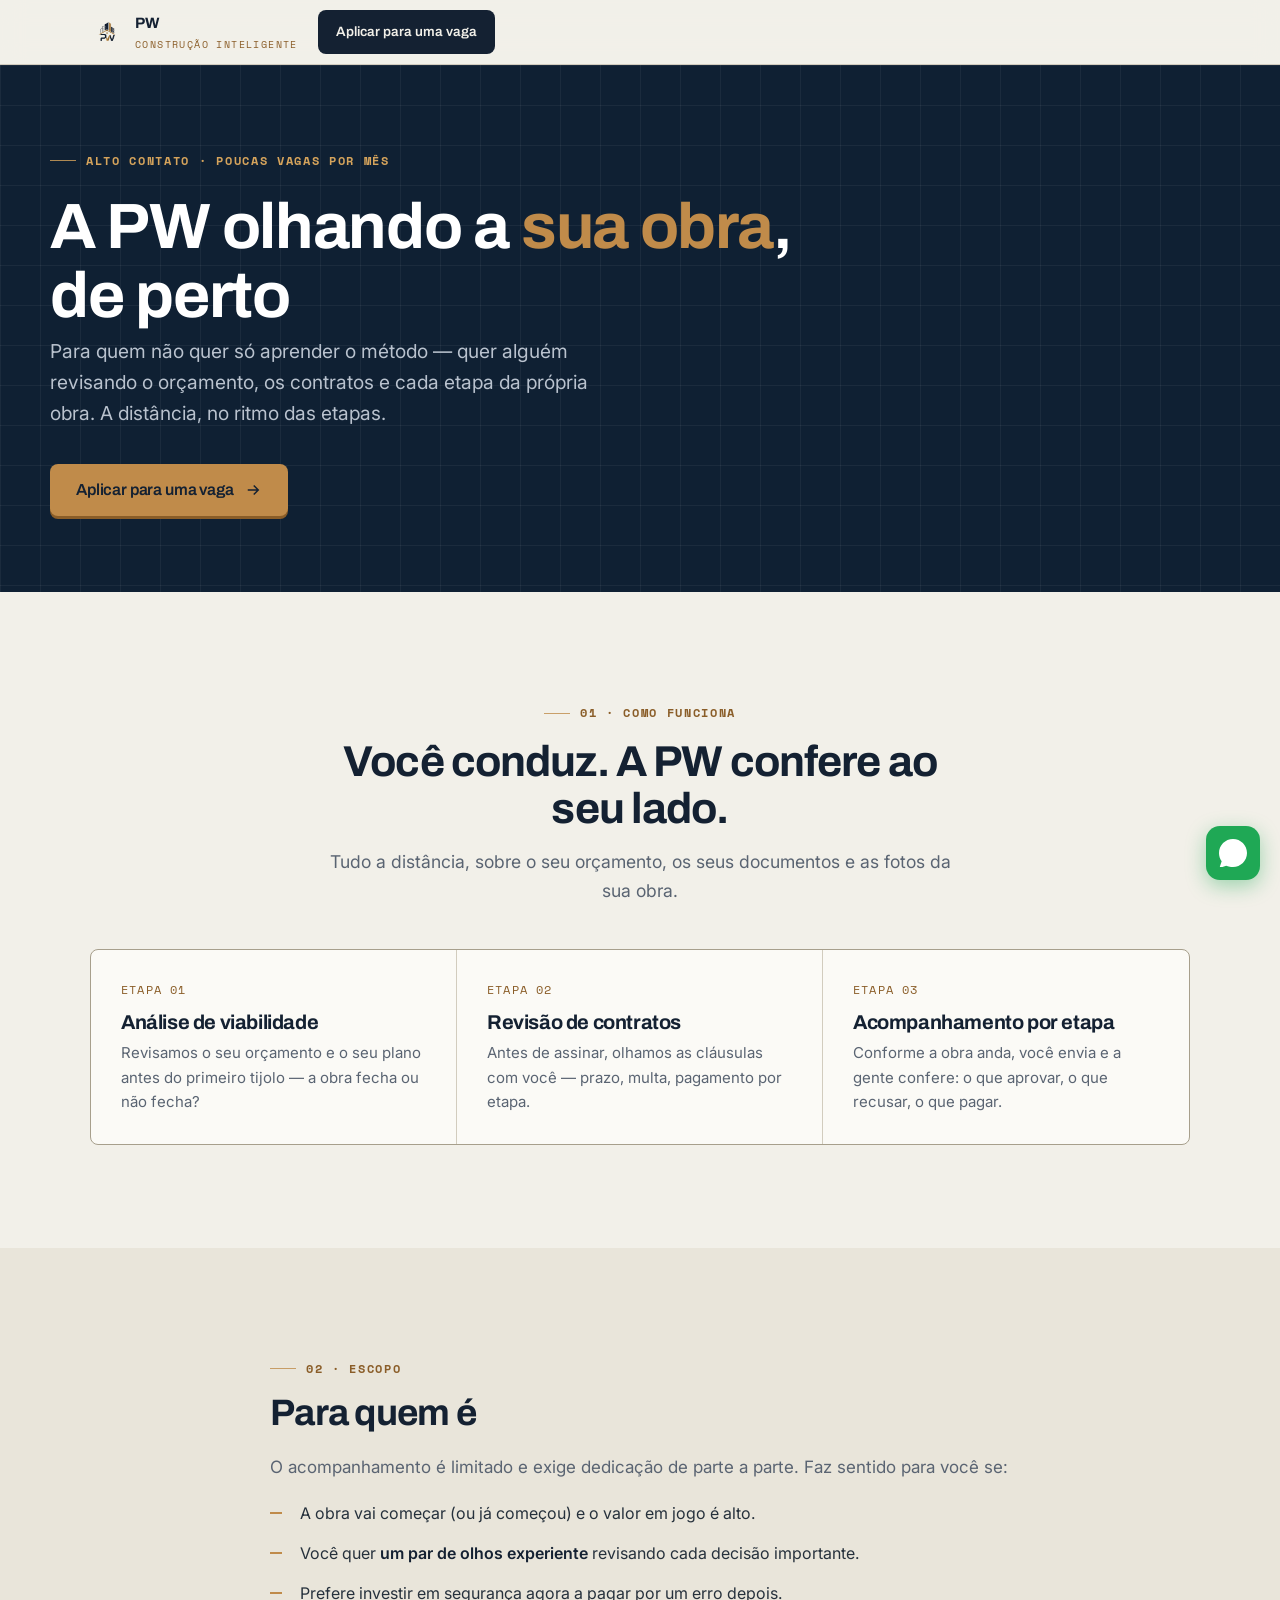
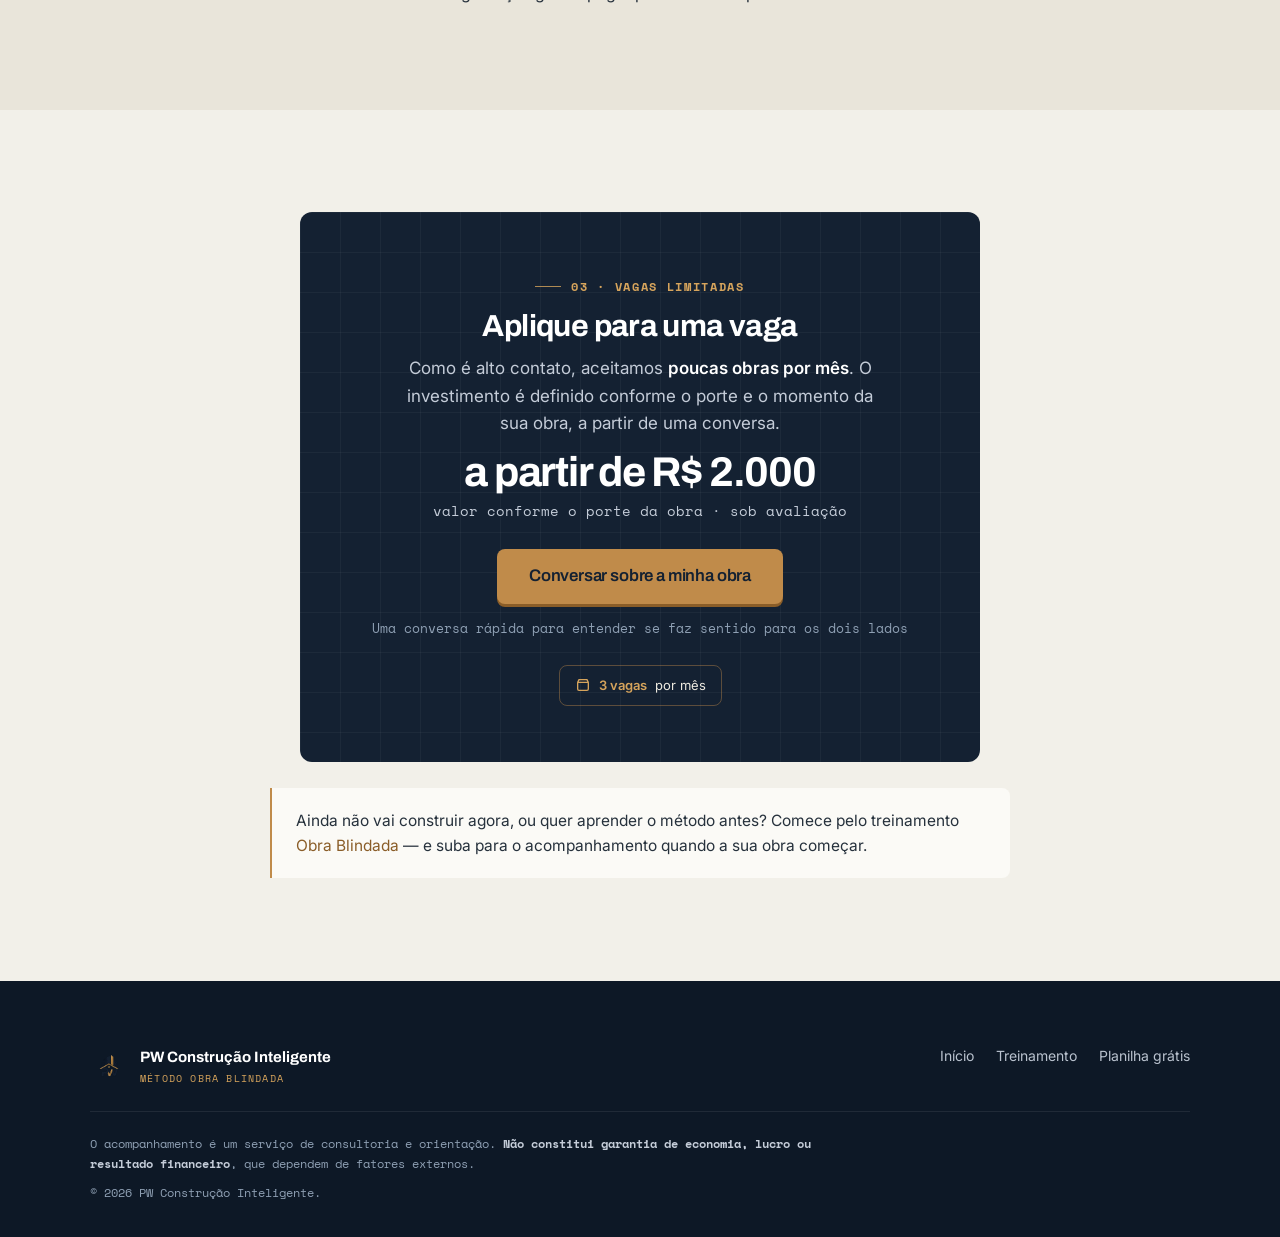
<file: acompanhamento.html>
<!DOCTYPE html>
<html lang="pt-BR">
<head>
<!-- Google Tag Manager -->
<script>if("__GTM_ID__".indexOf("GTM-")===0){(function(w,d,s,l,i){w[l]=w[l]||[];w[l].push({'gtm.start':new Date().getTime(),event:'gtm.js'});var f=d.getElementsByTagName(s)[0],j=d.createElement(s),dl=l!='dataLayer'?'&l='+l:'';j.async=true;j.src='https://www.googletagmanager.com/gtm.js?id='+i+dl;f.parentNode.insertBefore(j,f);})(window,document,'script','dataLayer','__GTM_ID__');}</script>
<!-- End Google Tag Manager -->
<meta charset="UTF-8" />
<meta name="viewport" content="width=device-width, initial-scale=1" />
<meta name="robots" content="noindex, nofollow, noarchive, nosnippet" />
<meta name="googlebot" content="noindex, nofollow" />
<title>Acompanhamento Individual — a PW olhando a sua obra | PW Construção Inteligente</title>
<meta name="description" content="Análise de viabilidade e acompanhamento da sua obra, a distância, com poucas vagas por mês." />
<link rel="icon" type="image/png" href="logo.png" />
<link rel="preconnect" href="https://fonts.googleapis.com" />
<link rel="preconnect" href="https://fonts.gstatic.com" crossorigin />
<link href="https://fonts.googleapis.com/css2?family=Archivo:wght@500;600;700;800&family=Inter:wght@400;500;600&family=Space+Mono:wght@400;700&display=swap" rel="stylesheet" />
<link rel="stylesheet" href="pw-ui.css" />
<script type="application/ld+json">{"@context": "https://schema.org", "@type": "Organization", "name": "PW Construção Inteligente", "alternateName": "Método Obra Blindada", "url": "https://leonardoportoc.github.io/pw-obra-blindada/", "logo": "logo.png", "sameAs": ["https://instagram.com/pwconstrucaointeligente"]}</script>
<script type="application/ld+json">{"@context": "https://schema.org", "@type": "Service", "name": "Acompanhamento Individual de Obra", "provider": {"@type": "Organization", "name": "PW Construção Inteligente"}, "description": "Análise de viabilidade e acompanhamento da obra do cliente, a distância."}</script>
</head>
<body data-page="acompanhamento">
<!-- Google Tag Manager (noscript) -->
<noscript><iframe src="https://www.googletagmanager.com/ns.html?id=__GTM_ID__" height="0" width="0" style="display:none;visibility:hidden" title="gtm"></iframe></noscript>


<header class="hdr">
  <div class="wrap hdr-in">
    <a href="bio.html" class="hdr-logo"><img src="logo.png" alt="PW" /><b>PW<span>Construção Inteligente</span></b></a>
    <a href="#aplicar" class="hdr-cta">Aplicar para uma vaga</a>
    <button class="hdr-burger" id="burger" aria-label="Menu"><span></span><span></span><span></span></button>
  </div>
</header>

<section class="hero ink">
  <div class="blueprint-grid"></div>
  <div class="wrap hero-grid" style="grid-template-columns:1fr">
    <div style="max-width:760px">
      <span class="sheet-tag on-ink reveal">Alto contato · poucas vagas por mês</span>
      <h1 class="reveal">A PW olhando a <span class="u">sua obra</span>, de perto</h1>
      <p class="lead reveal">Para quem não quer só aprender o método — quer alguém revisando o orçamento, os contratos e cada etapa da própria obra. A distância, no ritmo das etapas.</p>
      <div class="ctas reveal"><a href="#aplicar" class="btn btn--primary">Aplicar para uma vaga
        <svg viewBox="0 0 24 24" fill="none" stroke="currentColor" stroke-width="2"><path d="M5 12h14M13 6l6 6-6 6"/></svg></a></div>
    </div>
  </div>
</section>

<section class="sheet">
  <div class="wrap">
    <div class="sheet-head center"><span class="sheet-tag reveal" style="justify-content:center">01 · Como funciona</span><h2 class="reveal">Você conduz. A PW confere ao seu lado.</h2><p class="reveal">Tudo a distância, sobre o seu orçamento, os seus documentos e as fotos da sua obra.</p></div>
    <div class="tri reveal">
      <div class="t"><div class="n">Etapa 01</div><h3>Análise de viabilidade</h3><p>Revisamos o seu orçamento e o seu plano antes do primeiro tijolo — a obra fecha ou não fecha?</p></div>
      <div class="t"><div class="n">Etapa 02</div><h3>Revisão de contratos</h3><p>Antes de assinar, olhamos as cláusulas com você — prazo, multa, pagamento por etapa.</p></div>
      <div class="t"><div class="n">Etapa 03</div><h3>Acompanhamento por etapa</h3><p>Conforme a obra anda, você envia e a gente confere: o que aprovar, o que recusar, o que pagar.</p></div>
    </div>
  </div>
</section>

<section class="sheet paper2">
  <div class="col">
    <span class="sheet-tag reveal">02 · Escopo</span>
    <h2 class="reveal" style="margin:16px 0 20px;font-size:clamp(1.6rem,3.4vw,2.3rem)">Para quem é</h2>
    <p class="reveal" style="color:var(--muted);margin-bottom:20px">O acompanhamento é limitado e exige dedicação de parte a parte. Faz sentido para você se:</p>
    <ul class="spec reveal">
      <li>A obra vai começar (ou já começou) e o valor em jogo é alto.</li>
      <li>Você quer <strong>um par de olhos experiente</strong> revisando cada decisão importante.</li>
      <li>Prefere investir em segurança agora a pagar por um erro depois.</li>
    </ul>
  </div>
</section>

<section class="sheet" id="aplicar">
  <div class="wrap">
    <div class="offer reveal" style="max-width:680px;margin:0 auto">
      <div class="blueprint-grid"></div>
      <div class="in" style="text-align:center">
        <span class="sheet-tag on-ink" style="justify-content:center">03 · Vagas limitadas</span>
        <h2>Aplique para uma vaga</h2>
        <p style="color:#C4CCD8;max-width:480px;margin:12px auto 0">Como é alto contato, aceitamos <strong style="color:#fff">poucas obras por mês</strong>. O investimento é definido conforme o porte e o momento da sua obra, a partir de uma conversa.</p>
        <div class="priceblock"><span class="big" style="font-size:clamp(2rem,5vw,2.6rem)">a partir de R$ 2.000</span><span class="cond">valor conforme o porte da obra · sob avaliação</span></div>
        <div style="margin-top:22px"><a href="#" data-ev="contact" class="btn btn--primary btn--lg">Conversar sobre a minha obra</a></div>
        <div class="mini-note">Uma conversa rápida para entender se faz sentido para os dois lados</div>
        <div class="badges"><span class="badge"><svg viewBox="0 0 24 24" fill="none" stroke="currentColor" stroke-width="2"><path d="M4 8h16M4 8l2-4h12l2 4M4 8v10a2 2 0 002 2h12a2 2 0 002-2V8"/></svg><b>3 vagas</b> por mês</span></div>
      </div>
    </div>
    <div class="col" style="margin-top:26px"><div class="note">Ainda não vai construir agora, ou quer aprender o método antes? Comece pelo treinamento <a href="obra-blindada.html">Obra Blindada</a> — e suba para o acompanhamento quando a sua obra começar.</div></div>
  </div>
</section>

<footer class="ft">
  <div class="wrap">
    <div class="ft-top">
      <div class="ft-brand"><img src="logo.png" alt="PW" /><b>PW Construção Inteligente<span>Método Obra Blindada</span></b></div>
      <div class="ft-links"><a href="bio.html">Início</a><a href="obra-blindada.html">Treinamento</a><a href="planilha.html">Planilha grátis</a></div>
    </div>
    <div class="ft-legal"><p>O acompanhamento é um serviço de consultoria e orientação. <strong>Não constitui garantia de economia, lucro ou resultado financeiro</strong>, que dependem de fatores externos.</p><p style="margin-top:8px">© 2026 PW Construção Inteligente.</p></div>
  </div>
</footer>

<a href="#" data-ev="contact" class="wa" aria-label="WhatsApp"><svg viewBox="0 0 24 24" fill="currentColor"><path d="M17.47 14.38c-.3-.15-1.76-.87-2.03-.97-.27-.1-.47-.15-.67.15-.2.3-.77.97-.94 1.16-.17.2-.35.22-.64.08-.3-.15-1.26-.47-2.4-1.48-.88-.79-1.48-1.76-1.65-2.06-.17-.3-.02-.46.13-.6.13-.14.3-.35.44-.52.15-.18.2-.3.3-.5.1-.2.05-.37-.02-.52-.08-.15-.67-1.61-.92-2.2-.24-.58-.49-.5-.67-.51h-.57c-.2 0-.52.07-.79.37-.27.3-1.04 1.02-1.04 2.48s1.07 2.88 1.21 3.07c.15.2 2.1 3.2 5.08 4.49.71.3 1.26.49 1.69.62.71.23 1.36.2 1.87.12.57-.09 1.76-.72 2-1.41.25-.7.25-1.29.18-1.41-.08-.13-.27-.2-.57-.35z"/><path d="M12 0C5.37 0 0 5.37 0 12c0 2.63.85 5.06 2.28 7.03L.79 23.49a.75.75 0 00.92.92l4.46-1.49A11.94 11.94 0 0012 24c6.63 0 12-5.37 12-12S18.63 0 12 0z"/></svg></a>

<script src="pw-ui.js"></script>
<script src="pw-track.js"></script>
</body>
</html>
</file>
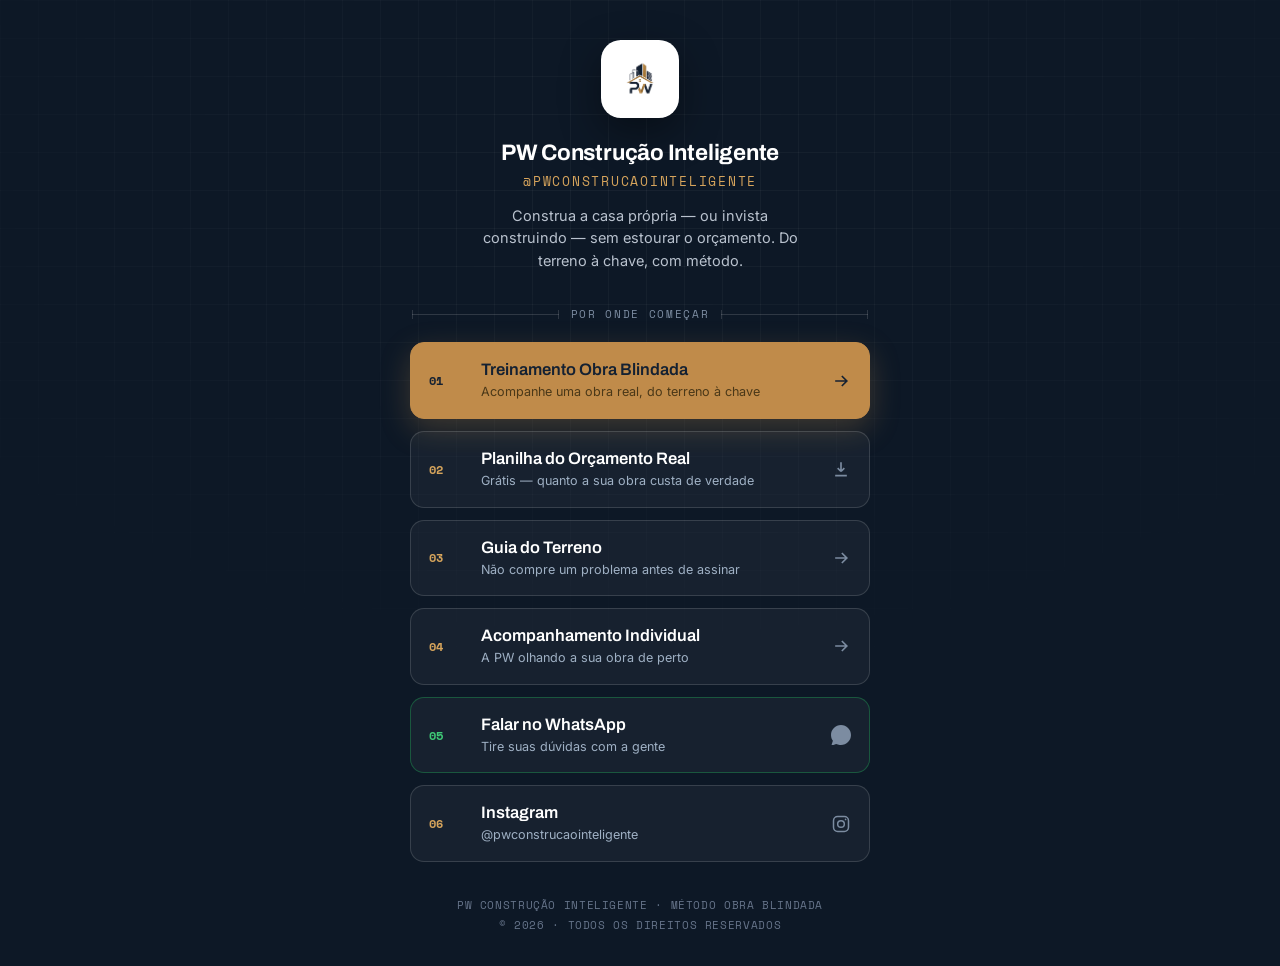
<file: bio.html>
<!DOCTYPE html>
<html lang="pt-BR">
<head>
<!-- Google Tag Manager -->
<script>if("__GTM_ID__".indexOf("GTM-")===0){(function(w,d,s,l,i){w[l]=w[l]||[];w[l].push({'gtm.start':new Date().getTime(),event:'gtm.js'});var f=d.getElementsByTagName(s)[0],j=d.createElement(s),dl=l!='dataLayer'?'&l='+l:'';j.async=true;j.src='https://www.googletagmanager.com/gtm.js?id='+i+dl;f.parentNode.insertBefore(j,f);})(window,document,'script','dataLayer','__GTM_ID__');}</script>
<!-- End Google Tag Manager -->
<meta charset="UTF-8" />
<meta name="viewport" content="width=device-width, initial-scale=1" />
<meta name="robots" content="noindex, nofollow, noarchive, nosnippet" />
<meta name="googlebot" content="noindex, nofollow" />
<title>PW Construção Inteligente — links</title>
<meta name="description" content="Construa sem estourar o orçamento. Treinamento, planilha gratuita, guia do terreno e contato." />
<link rel="icon" type="image/png" href="logo.png" />
<link rel="preconnect" href="https://fonts.googleapis.com" />
<link rel="preconnect" href="https://fonts.gstatic.com" crossorigin />
<link href="https://fonts.googleapis.com/css2?family=Archivo:wght@500;600;700;800&family=Inter:wght@400;500;600&family=Space+Mono:wght@400;700&display=swap" rel="stylesheet" />
<style>
  *{margin:0;padding:0;box-sizing:border-box}
  :root{
    --ink:#142132;--ink-2:#20303F;--blueprint:#0D1826;
    --gold:#C08B4A;--gold-lt:#D6A45C;--gold-ink:#8A5D28;
    --paper:#F2F0E9;--line:rgba(255,255,255,.14);
  }
  html,body{min-height:100%;overflow-x:hidden}
  body{
    font-family:'Inter',system-ui,sans-serif;color:#EDEAE0;
    background:var(--blueprint);
    display:flex;flex-direction:column;align-items:center;
    padding:40px 20px 30px;position:relative;
  }
  /* grade de projeto ao fundo */
  body::before{content:"";position:fixed;inset:0;pointer-events:none;
    background-image:linear-gradient(rgba(255,255,255,.045) 1px,transparent 1px),linear-gradient(90deg,rgba(255,255,255,.045) 1px,transparent 1px);
    background-size:38px 38px;
    mask-image:radial-gradient(ellipse 90% 70% at 50% 22%,#000,transparent 80%)}
  .col{position:relative;width:100%;max-width:460px;display:flex;flex-direction:column;flex:1}

  /* CABEÇALHO */
  .top{text-align:center;margin-bottom:8px}
  .logo{width:78px;height:78px;background:#fff;border-radius:20px;padding:12px;margin:0 auto 18px;box-shadow:0 14px 40px rgba(0,0,0,.4)}
  h1{font-family:'Archivo',sans-serif;font-weight:700;font-size:1.4rem;color:#fff;letter-spacing:-.01em}
  .handle{font-family:'Space Mono',monospace;font-size:12.5px;letter-spacing:.14em;text-transform:uppercase;color:var(--gold-lt);margin-top:7px}
  .tag{color:#B9C2CE;font-size:14.5px;line-height:1.55;margin-top:14px;max-width:340px;margin-left:auto;margin-right:auto}

  /* LINHA DE COTA */
  .dim{display:flex;align-items:center;gap:12px;margin:26px 2px 20px}
  .dim .rule{flex:1;height:1px;background:var(--line);position:relative}
  .dim .rule::before,.dim .rule::after{content:"";position:absolute;top:-4px;width:1px;height:9px;background:var(--line)}
  .dim .rule::before{left:0}.dim .rule::after{right:0}
  .dim span{font-family:'Space Mono',monospace;font-size:10.5px;letter-spacing:.16em;text-transform:uppercase;color:#7C8CA1}

  /* BANNERS */
  .banners{display:flex;flex-direction:column;gap:12px}
  .bnr{position:relative;display:grid;grid-template-columns:38px 1fr 20px;gap:14px;align-items:center;
    text-decoration:none;color:#EDEAE0;
    background:rgba(255,255,255,.045);border:1px solid var(--line);border-radius:14px;
    padding:17px 18px;transition:transform .12s cubic-bezier(.2,.6,.2,1),background .18s,border-color .18s}
  .bnr:hover{background:rgba(255,255,255,.09);border-color:rgba(192,139,74,.5);transform:translateY(-2px)}
  .bnr:active{transform:translateY(0)}
  .bnr .idx{font-family:'Space Mono',monospace;font-size:12px;color:var(--gold-lt);font-weight:700;letter-spacing:.02em}
  .bnr b{font-family:'Archivo',sans-serif;font-weight:600;font-size:1.04rem;color:#fff;display:block;line-height:1.2}
  .bnr small{font-size:12.6px;color:#9FB0C4;display:block;margin-top:3px;line-height:1.4}
  .bnr .arw{color:#7C8CA1;transition:transform .18s,color .18s}
  .bnr:hover .arw{color:var(--gold-lt);transform:translateX(3px)}
  /* banner primário (o treinamento) */
  .bnr--primary{background:var(--gold);border-color:var(--gold);box-shadow:0 10px 30px rgba(192,139,74,.28)}
  .bnr--primary:hover{background:var(--gold-lt);border-color:var(--gold-lt)}
  .bnr--primary .idx{color:var(--ink)}
  .bnr--primary b{color:var(--ink)}
  .bnr--primary small{color:#4A3818}
  .bnr--primary .arw{color:var(--ink)}
  .bnr--primary:hover .arw{color:var(--ink)}
  .bnr--wa{border-color:rgba(31,168,85,.4)}
  .bnr--wa .idx{color:#3fca77}

  :focus-visible{outline:2px solid var(--gold-lt);outline-offset:3px;border-radius:6px}

  footer{margin-top:auto;padding-top:34px;text-align:center;color:#66748A;font-family:'Space Mono',monospace;font-size:10.5px;letter-spacing:.06em;line-height:1.9}
  @media(prefers-reduced-motion:reduce){.bnr{transition:none}}
</style>
<script type="application/ld+json">{"@context": "https://schema.org", "@type": "Organization", "name": "PW Construção Inteligente", "alternateName": "Método Obra Blindada", "url": "https://leonardoportoc.github.io/pw-obra-blindada/", "logo": "logo.png", "sameAs": ["https://instagram.com/pwconstrucaointeligente"]}</script>
</head>
<body data-page="bio">
<!-- Google Tag Manager (noscript) -->
<noscript><iframe src="https://www.googletagmanager.com/ns.html?id=__GTM_ID__" height="0" width="0" style="display:none;visibility:hidden" title="gtm"></iframe></noscript>

  <div class="col">
    <div class="top">
      <img class="logo" src="logo.png" alt="PW Construção Inteligente" />
      <h1>PW Construção Inteligente</h1>
      <div class="handle">@pwconstrucaointeligente</div>
      <p class="tag">Construa a casa própria — ou invista construindo — sem estourar o orçamento. Do terreno à chave, com método.</p>
    </div>

    <div class="dim"><span class="rule"></span><span>Por onde começar</span><span class="rule"></span></div>

    <nav class="banners">
      <a class="bnr bnr--primary" href="obra-blindada.html">
        <span class="idx">01</span>
        <span><b>Treinamento Obra Blindada</b><small>Acompanhe uma obra real, do terreno à chave</small></span>
        <svg class="arw" width="20" height="20" viewBox="0 0 24 24" fill="none" stroke="currentColor" stroke-width="2"><path d="M5 12h14M13 6l6 6-6 6"/></svg>
      </a>
      <a class="bnr" href="planilha.html">
        <span class="idx">02</span>
        <span><b>Planilha do Orçamento Real</b><small>Grátis — quanto a sua obra custa de verdade</small></span>
        <svg class="arw" width="20" height="20" viewBox="0 0 24 24" fill="none" stroke="currentColor" stroke-width="2"><path d="M12 4v11m0 0l-4-4m4 4l4-4M5 20h14"/></svg>
      </a>
      <a class="bnr" href="guia-terreno.html">
        <span class="idx">03</span>
        <span><b>Guia do Terreno</b><small>Não compre um problema antes de assinar</small></span>
        <svg class="arw" width="20" height="20" viewBox="0 0 24 24" fill="none" stroke="currentColor" stroke-width="2"><path d="M5 12h14M13 6l6 6-6 6"/></svg>
      </a>
      <a class="bnr" href="acompanhamento.html">
        <span class="idx">04</span>
        <span><b>Acompanhamento Individual</b><small>A PW olhando a sua obra de perto</small></span>
        <svg class="arw" width="20" height="20" viewBox="0 0 24 24" fill="none" stroke="currentColor" stroke-width="2"><path d="M5 12h14M13 6l6 6-6 6"/></svg>
      </a>
      <a class="bnr bnr--wa" href="#" data-ev="contact">
        <span class="idx">05</span>
        <span><b>Falar no WhatsApp</b><small>Tire suas dúvidas com a gente</small></span>
        <svg class="arw" width="20" height="20" viewBox="0 0 24 24" fill="currentColor"><path d="M17.47 14.38c-.3-.15-1.76-.87-2.03-.97-.27-.1-.47-.15-.67.15-.2.3-.77.97-.94 1.16-.17.2-.35.22-.64.08-.3-.15-1.26-.47-2.4-1.48-.88-.79-1.48-1.76-1.65-2.06-.17-.3-.02-.46.13-.6.13-.14.3-.35.44-.52.15-.18.2-.3.3-.5.1-.2.05-.37-.02-.52-.08-.15-.67-1.61-.92-2.2-.24-.58-.49-.5-.67-.51h-.57c-.2 0-.52.07-.79.37-.27.3-1.04 1.02-1.04 2.48s1.07 2.88 1.21 3.07c.15.2 2.1 3.2 5.08 4.49.71.3 1.26.49 1.69.62.71.23 1.36.2 1.87.12.57-.09 1.76-.72 2-1.41.25-.7.25-1.29.18-1.41-.08-.13-.27-.2-.57-.35z"/><path d="M12 0C5.37 0 0 5.37 0 12c0 2.63.85 5.06 2.28 7.03L.79 23.49a.75.75 0 00.92.92l4.46-1.49A11.94 11.94 0 0012 24c6.63 0 12-5.37 12-12S18.63 0 12 0z"/></svg>
      </a>
      <a class="bnr" href="https://instagram.com/pwconstrucaointeligente" target="_blank" rel="noopener">
        <span class="idx">06</span>
        <span><b>Instagram</b><small>@pwconstrucaointeligente</small></span>
        <svg class="arw" width="20" height="20" viewBox="0 0 24 24" fill="none" stroke="currentColor" stroke-width="1.8"><rect x="3" y="3" width="18" height="18" rx="5"/><circle cx="12" cy="12" r="4"/><circle cx="17.5" cy="6.5" r="1" fill="currentColor" stroke="none"/></svg>
      </a>
    </nav>

    <footer>PW CONSTRUÇÃO INTELIGENTE · MÉTODO OBRA BLINDADA<br>© 2026 · TODOS OS DIREITOS RESERVADOS</footer>
  </div>
<script src="pw-track.js"></script>
</body>
</html>
</file>
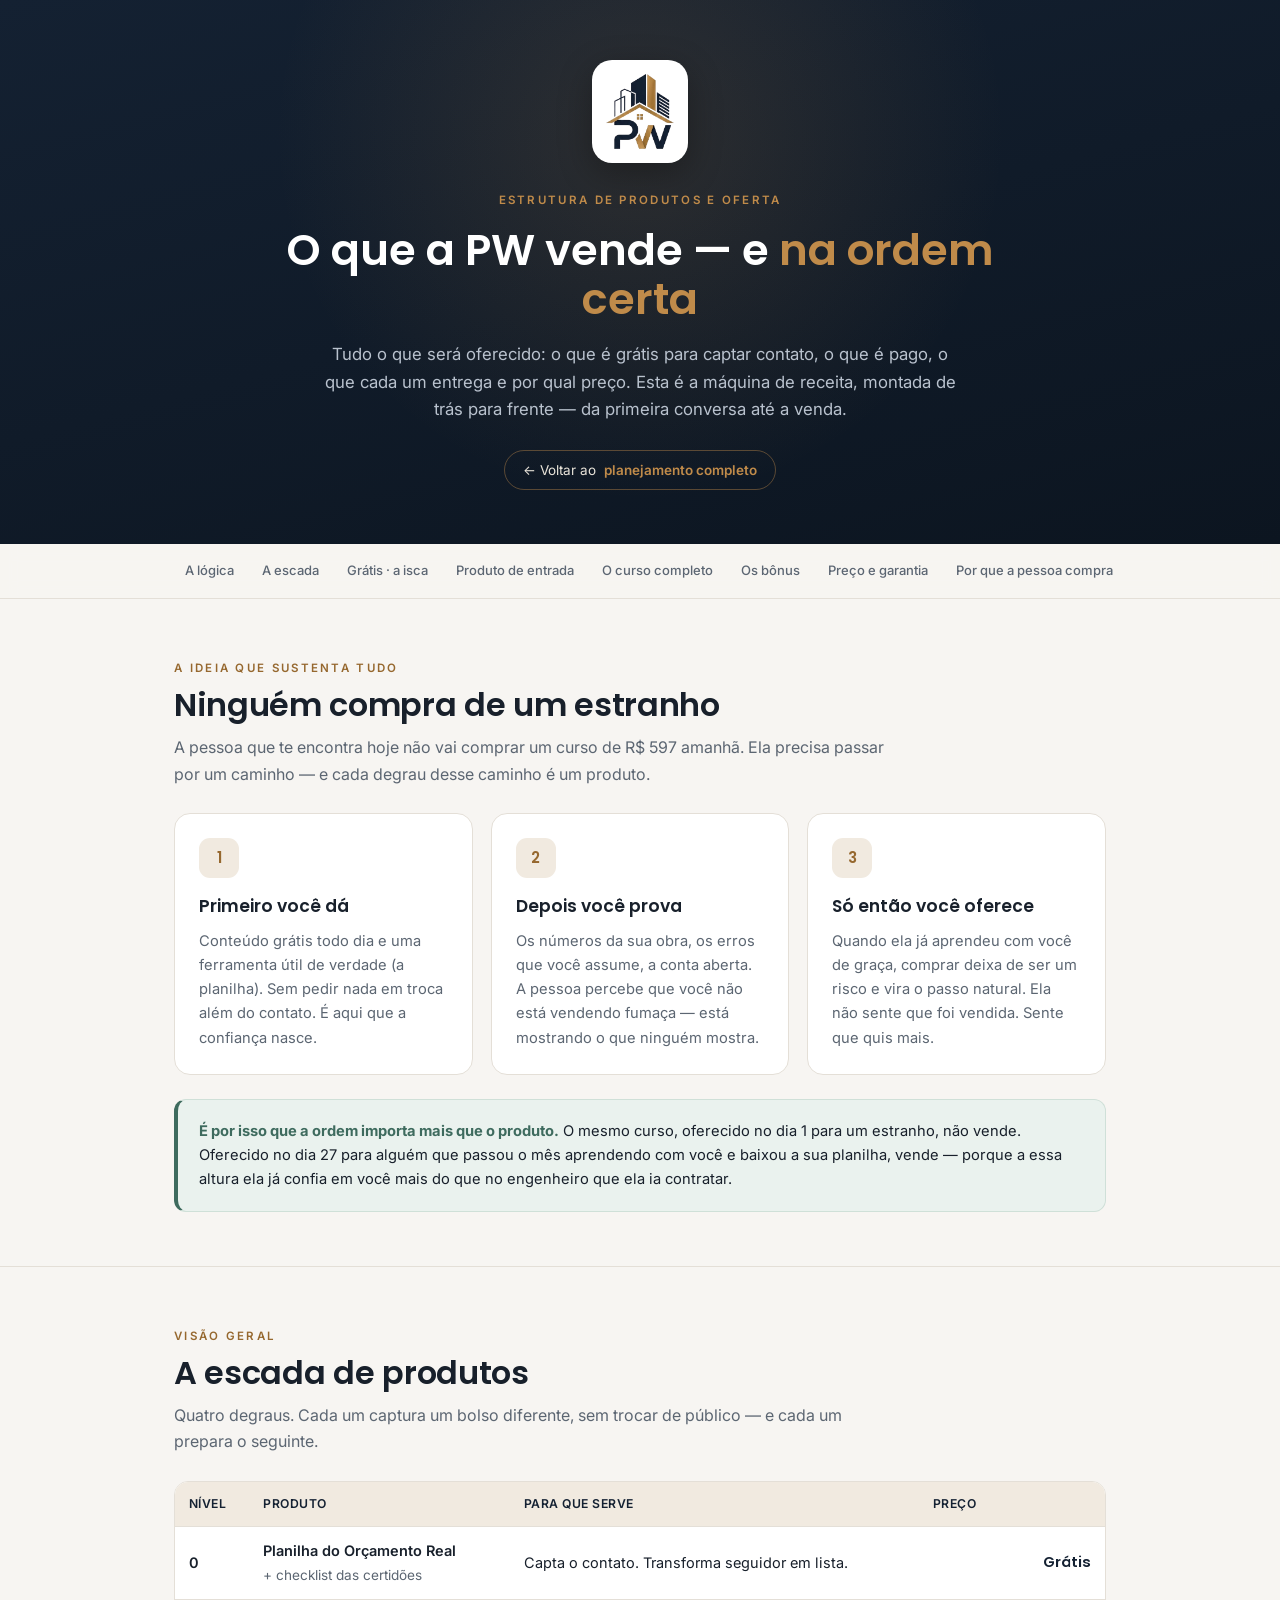
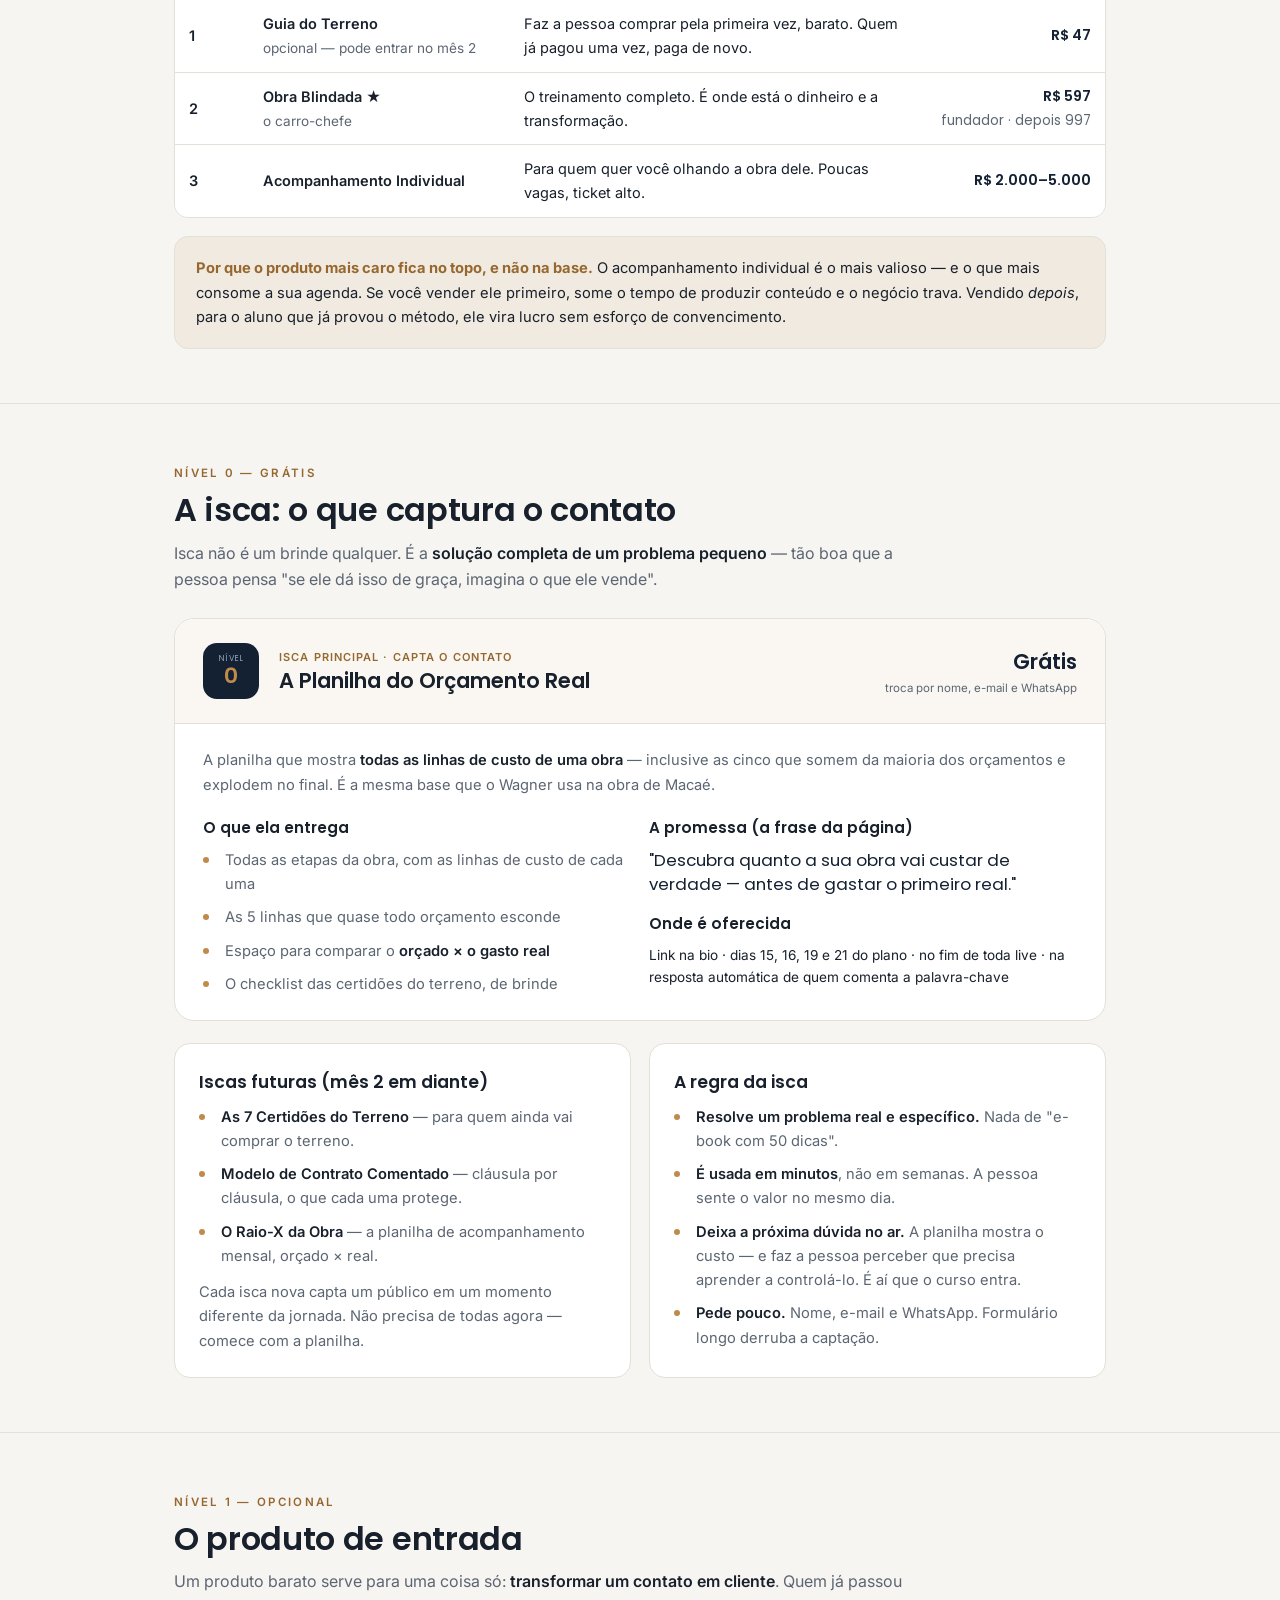
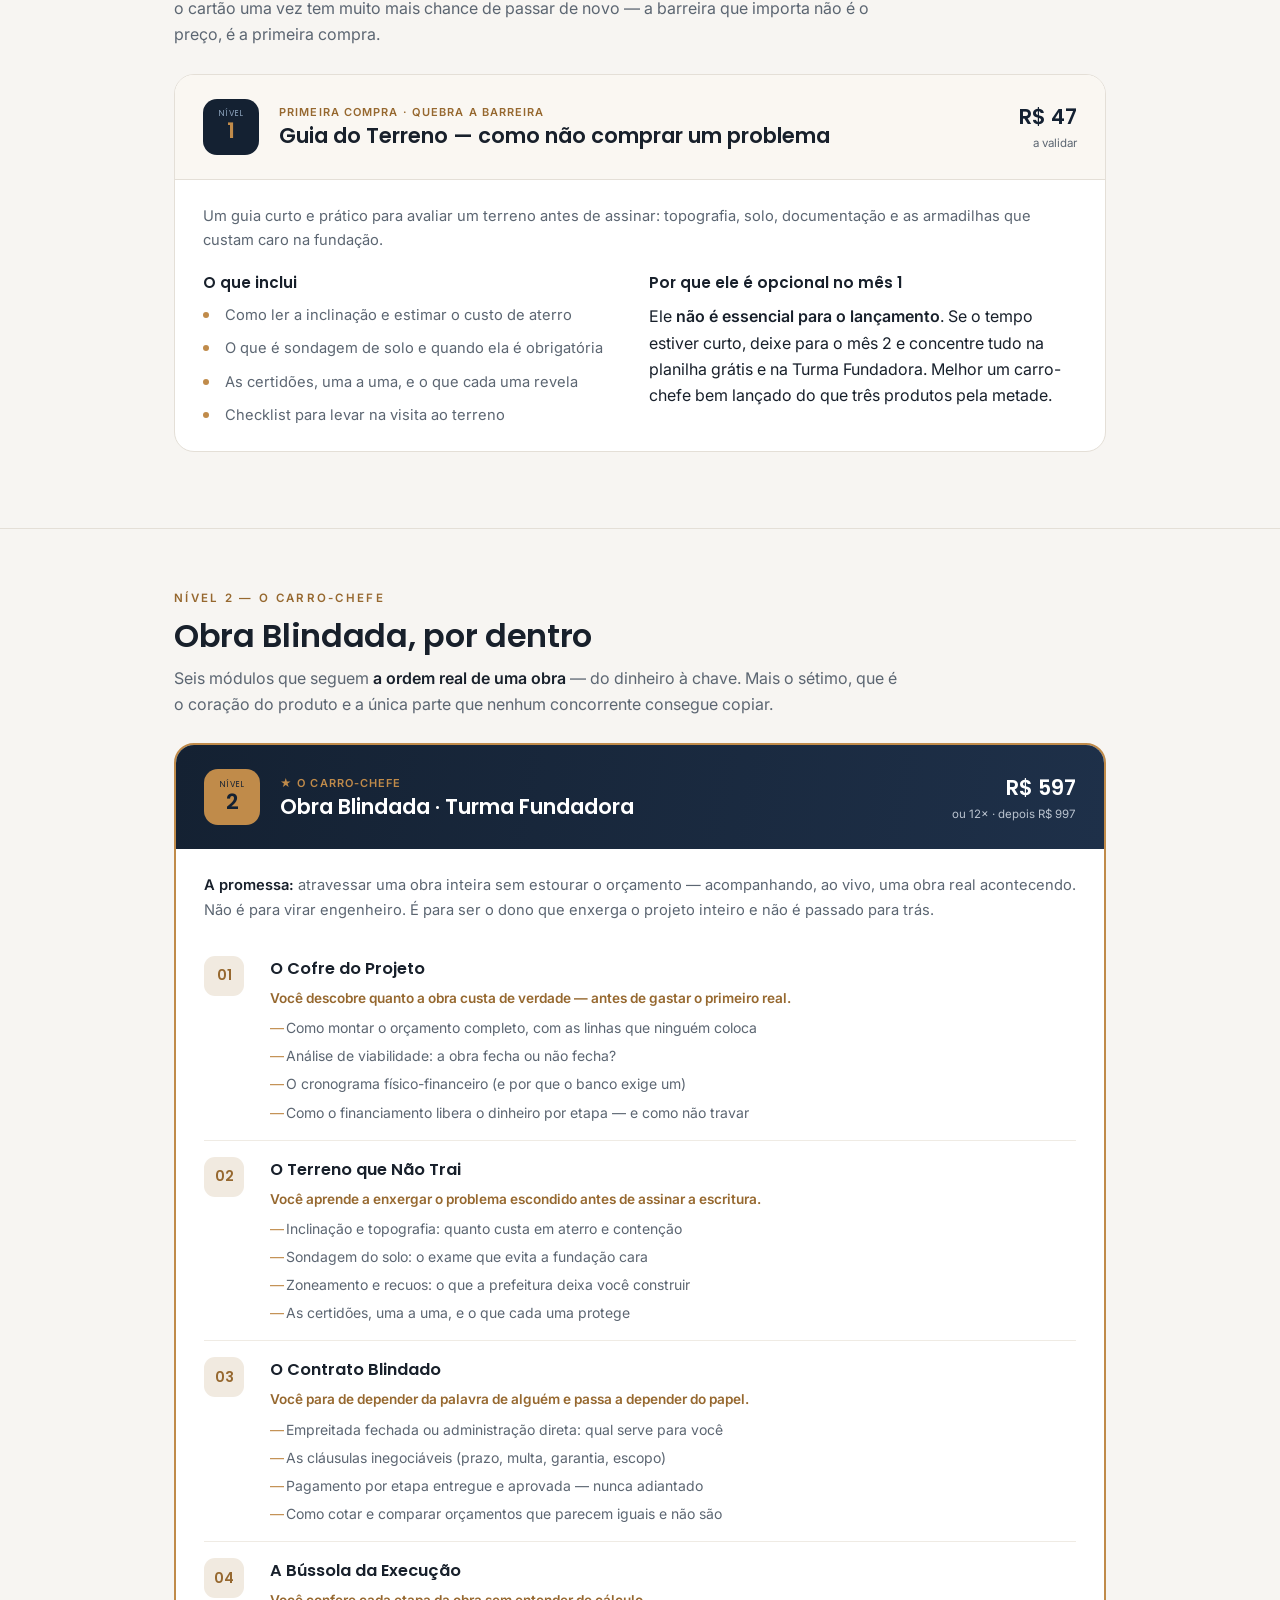
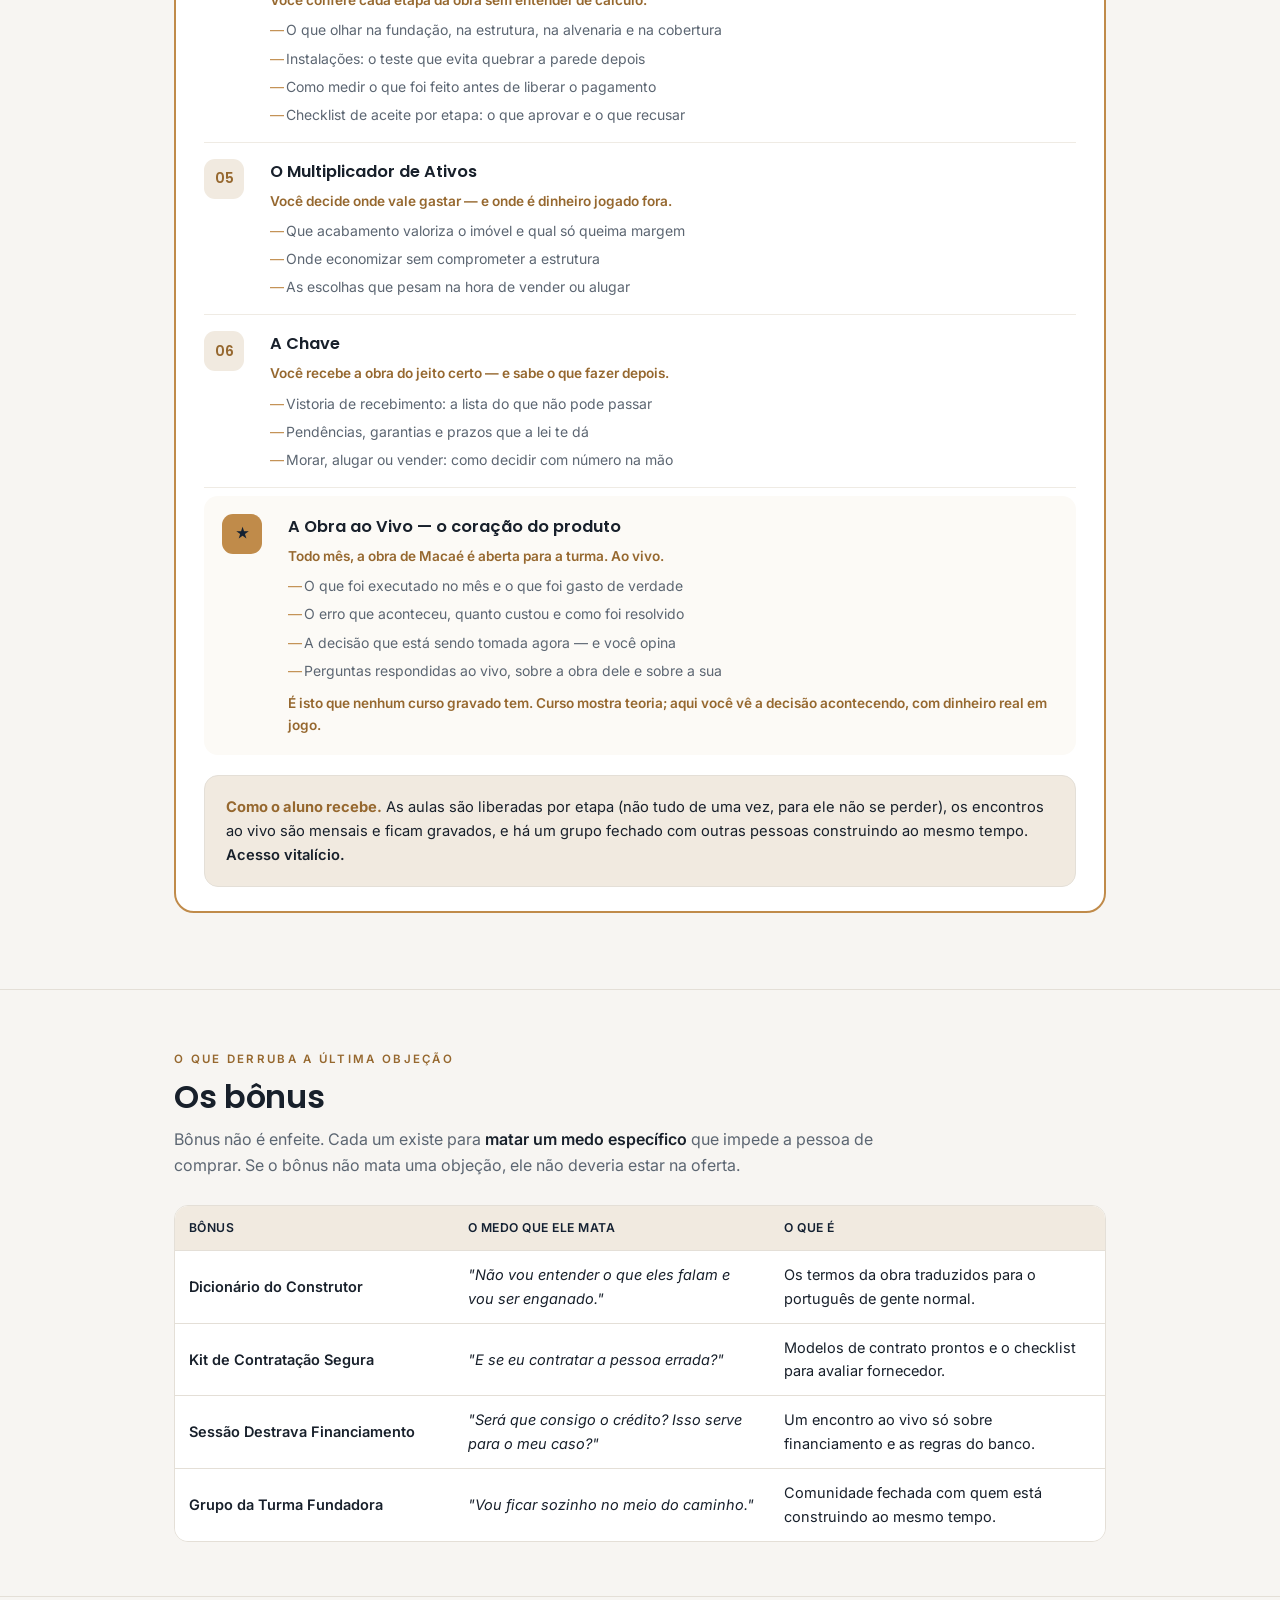
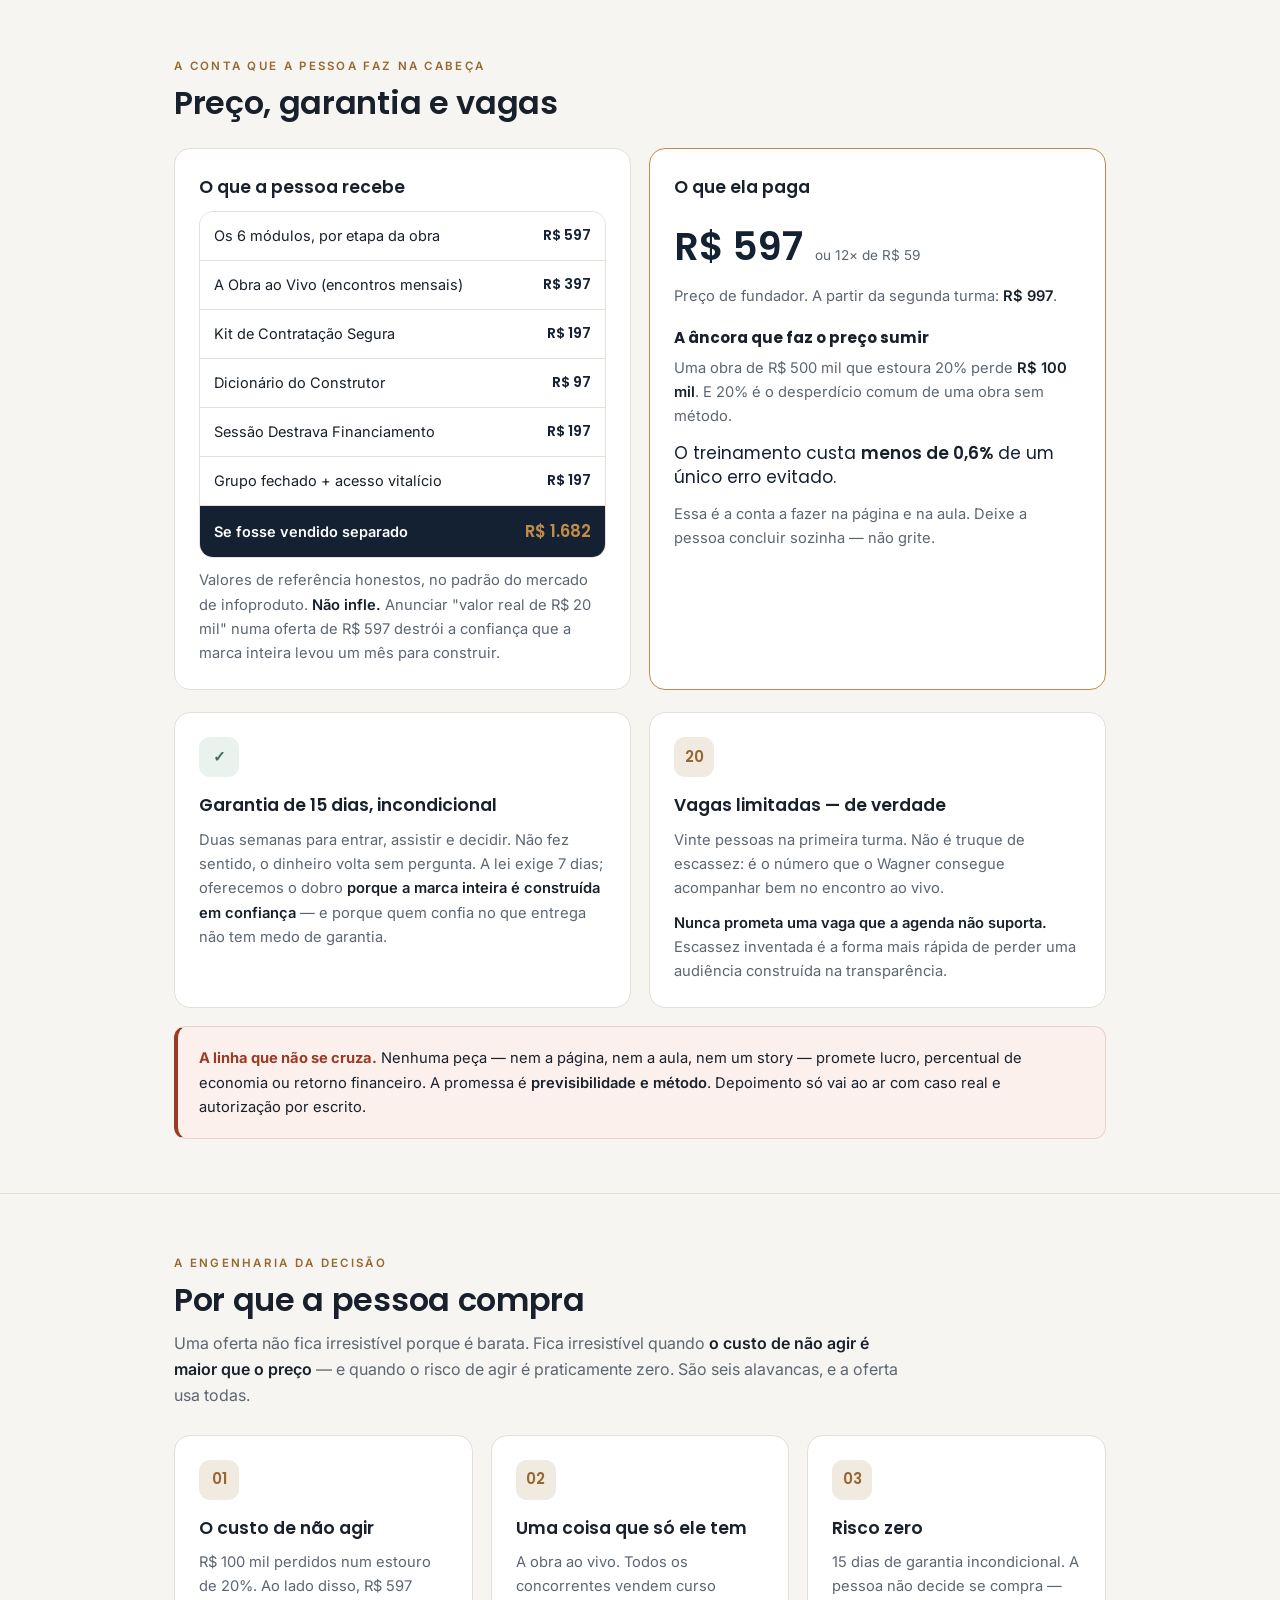
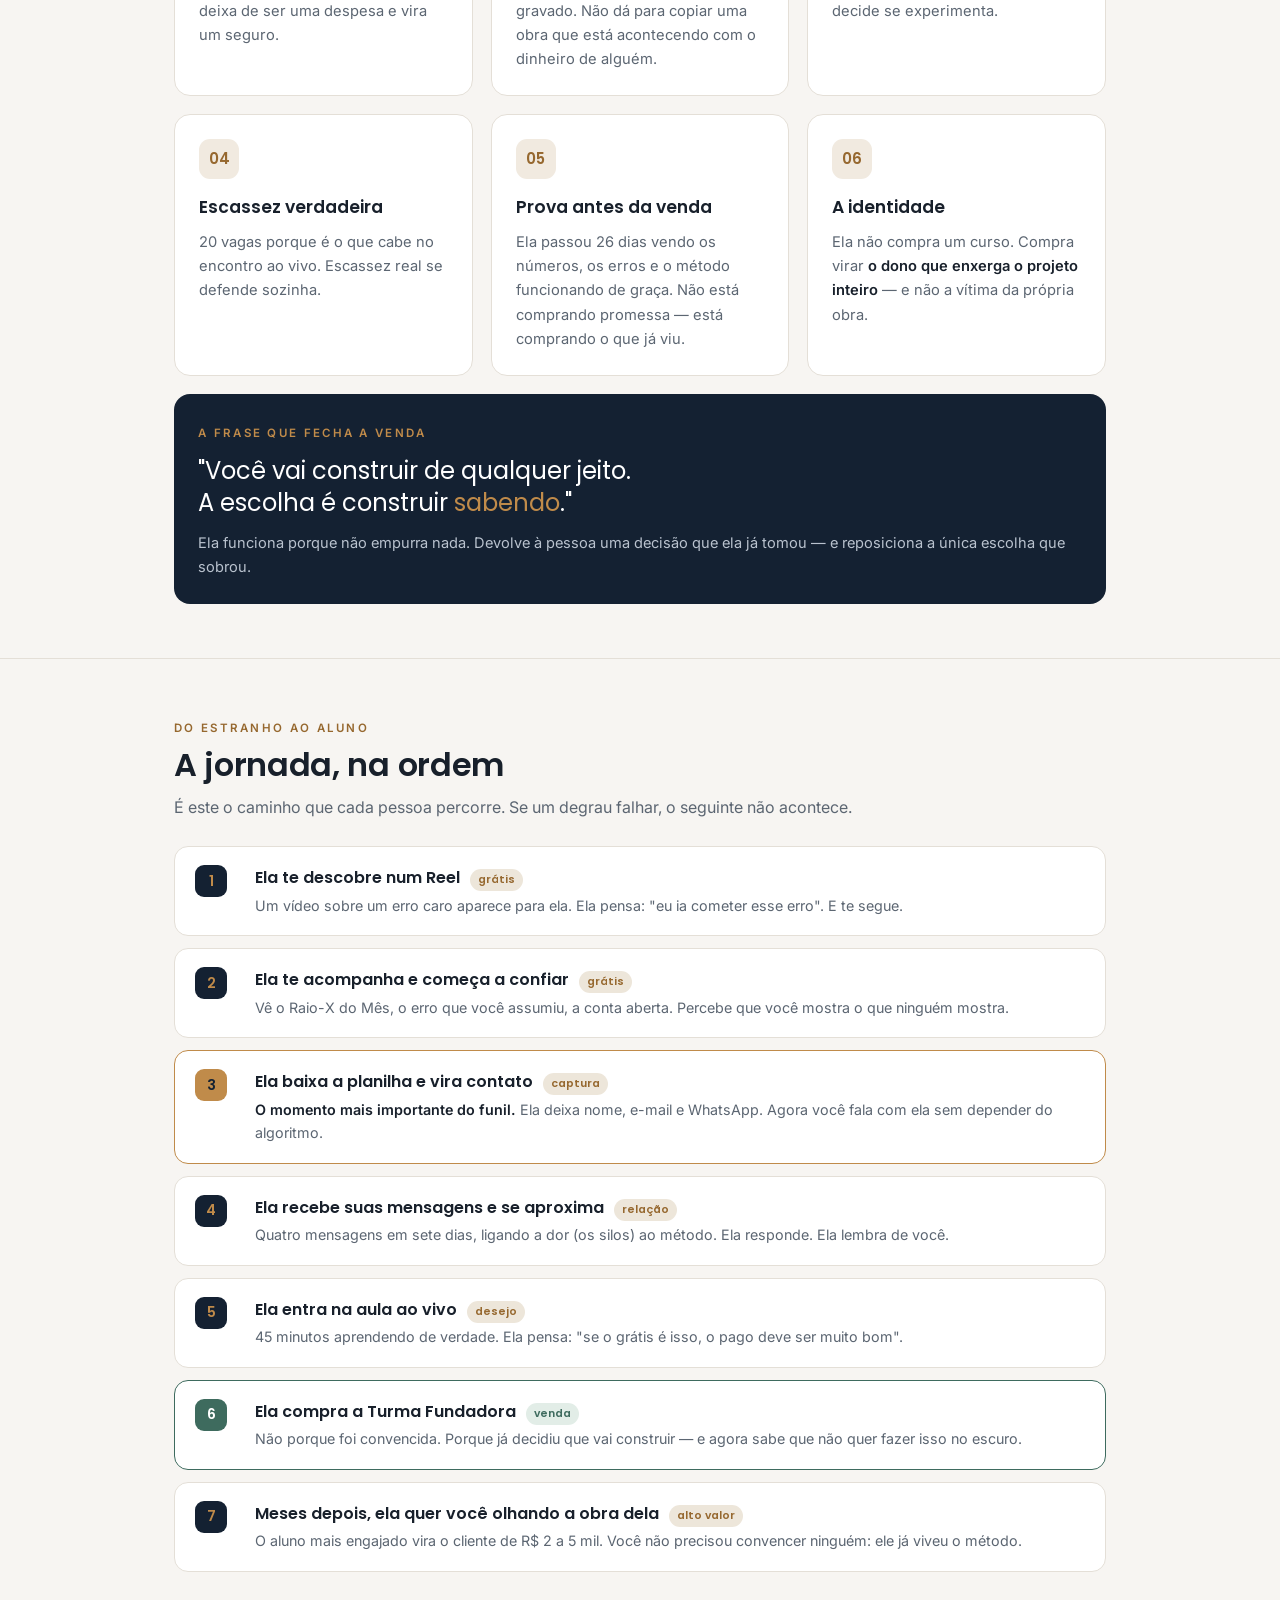
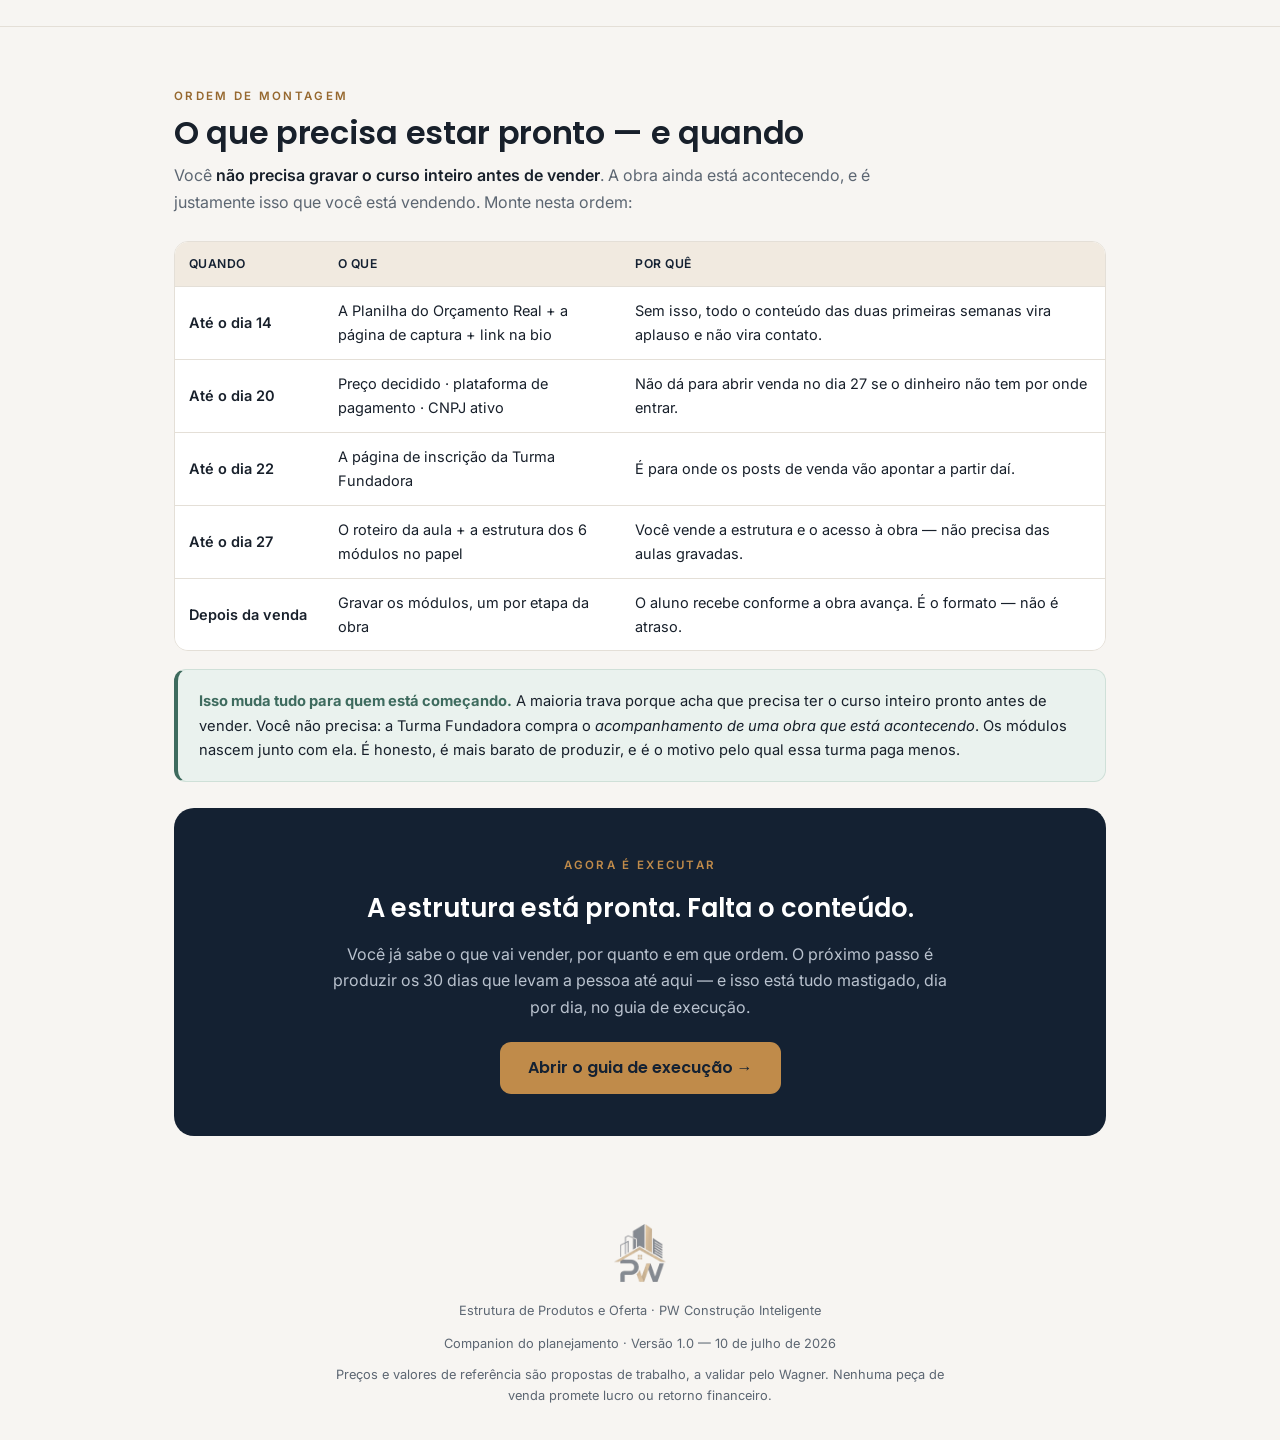
<file: estrutura-produtos-oferta.html>
<!DOCTYPE html>
<html lang="pt-BR">
<head>
<meta charset="UTF-8" />
<meta name="viewport" content="width=device-width, initial-scale=1" />
<meta name="robots" content="noindex, nofollow, noarchive, nosnippet" />
<meta name="googlebot" content="noindex, nofollow" />
<title>O que você vende · Estrutura de Produtos e Oferta · PW Construção Inteligente</title>
<link rel="icon" type="image/png" href="[data-uri]" />
<link rel="preconnect" href="https://fonts.googleapis.com" />
<link rel="preconnect" href="https://fonts.gstatic.com" crossorigin />
<link href="https://fonts.googleapis.com/css2?family=Poppins:wght@400;500;600;700&family=Inter:wght@400;500;600;700&display=swap" rel="stylesheet" />
<style>
  :root{
    --navy:#142132; --navy-2:#1E3049; --navy-dp:#0C1520;
    --gold:#C08B4A; --gold-lt:#D9A961; --gold-dk:#96682F;
    --paper:#F7F5F2; --card:#FFFFFF; --line:#E4DFD7; --line-2:#EFEBE4;
    --ink:#18202B; --muted:#5C6672; --ok:#3E6B5E; --warn:#9A3B26;
  }
  *{margin:0;padding:0;box-sizing:border-box}
  html{scroll-behavior:smooth}
  body{background:var(--paper);color:var(--ink);font-family:'Inter',sans-serif;font-size:16px;line-height:1.65;-webkit-font-smoothing:antialiased}
  .wrap{max-width:980px;margin:0 auto;padding:0 24px}
  h1,h2,h3,h4{font-family:'Poppins',sans-serif}
  .eyebrow{font-size:11.5px;letter-spacing:.2em;text-transform:uppercase;color:var(--gold-dk);font-weight:600}

  .hero{background:linear-gradient(165deg,var(--navy) 0%,var(--navy-dp) 100%);color:#E9E4DA;padding:60px 0 54px;position:relative;overflow:hidden;text-align:center}
  .hero:before{content:"";position:absolute;top:-45%;left:50%;transform:translateX(-50%);width:760px;height:760px;border-radius:50%;background:radial-gradient(circle,rgba(192,139,74,.16),transparent 68%)}
  .hero .wrap{position:relative}
  .hero img.logo{width:96px;height:auto;margin:0 auto 22px;display:block;background:#fff;border-radius:20px;padding:14px;box-shadow:0 10px 34px rgba(0,0,0,.32)}
  .hero .eyebrow{color:var(--gold)}
  .hero h1{font-size:clamp(1.8rem,4vw,2.7rem);line-height:1.15;font-weight:600;margin:14px auto 16px;color:#fff;max-width:780px}
  .hero h1 em{color:var(--gold);font-style:normal}
  .hero .lead{font-size:1.05rem;color:#B9C2CE;max-width:650px;margin:0 auto}
  .backlink{display:inline-flex;align-items:center;gap:8px;margin-top:26px;font-size:13.5px;color:#E9E4DA;text-decoration:none;border:1px solid rgba(192,139,74,.42);border-radius:999px;padding:8px 18px}
  .backlink:hover{background:rgba(192,139,74,.14)}
  .backlink b{color:var(--gold);font-weight:600}

  nav{position:sticky;top:0;z-index:20;background:rgba(247,245,242,.93);backdrop-filter:blur(8px);border-bottom:1px solid var(--line)}
  nav .wrap{display:flex;gap:6px;overflow-x:auto;padding-top:10px;padding-bottom:10px}
  nav a{white-space:nowrap;font-size:13px;color:var(--muted);text-decoration:none;padding:6px 11px;border-radius:8px;font-weight:500}
  nav a:hover{background:#EDE7DC;color:var(--navy)}
  nav .wrap::-webkit-scrollbar{height:3px}
  nav .wrap::-webkit-scrollbar-thumb{background:var(--line);border-radius:3px}

  section{padding:54px 0;border-bottom:1px solid var(--line)}
  section:last-of-type{border-bottom:0}
  .sec-h{margin-bottom:26px}
  .sec-h h2{font-size:clamp(1.42rem,2.9vw,2rem);font-weight:600;line-height:1.16;margin-top:7px;letter-spacing:-.01em}
  .sec-h p{color:var(--muted);max-width:730px;margin-top:11px}
  p+p{margin-top:12px}
  strong{font-weight:600;color:var(--ink)}
  a{color:var(--gold-dk)}
  .hero strong,.dark strong{color:#fff}
  .muted{color:var(--muted)}
  .small{font-size:13.6px}

  .grid{display:grid;gap:18px}
  .g2{grid-template-columns:1fr 1fr}
  .g3{grid-template-columns:repeat(3,1fr)}
  .card{background:var(--card);border:1px solid var(--line);border-radius:16px;padding:24px}
  .card h3{font-size:1.08rem;font-weight:600;margin-bottom:8px}
  .card p,.card li{color:var(--muted);font-size:14.7px}
  .card p strong,.card li strong{color:var(--ink)}
  .ic{width:40px;height:40px;border-radius:11px;background:#F1EAE0;color:var(--gold-dk);display:flex;align-items:center;justify-content:center;font-weight:600;font-family:'Poppins',sans-serif;margin-bottom:14px;font-size:15px}

  ul.clean{list-style:none;display:grid;gap:9px;margin-top:6px}
  ul.clean li{position:relative;padding-left:22px;color:var(--muted);font-size:14.7px}
  ul.clean li:before{content:"";position:absolute;left:0;top:9px;width:6px;height:6px;border-radius:50%;background:var(--gold)}
  ul.clean li strong{color:var(--ink)}

  .note{background:#F1EAE0;border:1px solid var(--line);border-radius:14px;padding:19px 21px;font-size:14.7px}
  .note b{color:var(--gold-dk)}
  .good{background:#EAF2EE;border:1px solid #CFE0D8;border-left:4px solid var(--ok);border-radius:12px;padding:19px 21px;font-size:14.7px}
  .good b{color:var(--ok)}
  .alert{background:#FBF0EC;border:1px solid #E9D2C9;border-left:4px solid var(--warn);border-radius:12px;padding:19px 21px;font-size:14.7px}
  .alert b{color:var(--warn)}

  /* PRODUTO (bloco grande) */
  .prod{background:var(--card);border:1px solid var(--line);border-radius:20px;overflow:hidden;margin-bottom:22px}
  .prod-h{display:flex;gap:20px;align-items:center;padding:24px 28px;border-bottom:1px solid var(--line);background:#FAF7F2;flex-wrap:wrap}
  .prod-h .lv{width:56px;height:56px;flex:0 0 auto;border-radius:14px;background:var(--navy);color:var(--gold);display:flex;flex-direction:column;align-items:center;justify-content:center;line-height:1.1;font-family:'Poppins',sans-serif}
  .prod-h .lv small{font-size:8px;letter-spacing:.1em;text-transform:uppercase;color:#8FA6C0}
  .prod-h .lv b{font-size:1.35rem;font-weight:600}
  .prod-h .ti{flex:1;min-width:210px}
  .prod-h .role{font-size:11px;letter-spacing:.1em;text-transform:uppercase;font-weight:600;color:var(--gold-dk)}
  .prod-h h3{font-size:1.32rem;font-weight:600;line-height:1.25;margin-top:2px}
  .prod-h .price{text-align:right;font-family:'Poppins',sans-serif;font-weight:600;color:var(--navy);font-size:1.3rem;white-space:nowrap}
  .prod-h .price small{display:block;font-family:'Inter',sans-serif;font-weight:400;font-size:11.5px;color:var(--muted)}
  .prod-b{padding:24px 28px}
  .prod-b h4{font-size:.95rem;font-weight:600;margin-bottom:8px}
  .prod-b .sub{color:var(--muted);font-size:14.7px;margin-bottom:18px}

  .prod.star{border-color:var(--gold);border-width:2px}
  .prod.star .prod-h{background:linear-gradient(100deg,var(--navy),var(--navy-2));border-bottom:0}
  .prod.star .prod-h .lv{background:var(--gold);color:var(--navy)}
  .prod.star .prod-h .lv small{color:var(--navy)}
  .prod.star .prod-h .role{color:var(--gold)}
  .prod.star .prod-h h3{color:#fff}
  .prod.star .prod-h .price{color:#fff}
  .prod.star .prod-h .price small{color:#B9C2CE}

  /* modulos do curso */
  .mod{display:grid;grid-template-columns:50px 1fr;gap:16px;padding:16px 0;border-bottom:1px solid var(--line-2)}
  .mod:last-child{border-bottom:0}
  .mod .n{width:40px;height:40px;border-radius:11px;background:#F1EAE0;color:var(--gold-dk);display:flex;align-items:center;justify-content:center;font-family:'Poppins',sans-serif;font-weight:600;font-size:14px}
  .mod h5{font-family:'Poppins',sans-serif;font-size:1.02rem;font-weight:600;margin-bottom:4px}
  .mod .prom{font-size:13.6px;color:var(--gold-dk);font-weight:600;margin-bottom:7px}
  .mod ul{list-style:none;display:grid;gap:5px}
  .mod li{font-size:14px;color:var(--muted);padding-left:16px;position:relative}
  .mod li:before{content:"—";position:absolute;left:0;color:var(--gold)}
  .mod.live{background:#FCFAF6;border-radius:14px;padding:18px;border-bottom:0;margin-top:8px}
  .mod.live .n{background:var(--gold);color:var(--navy)}

  /* stack de valor */
  table{width:100%;border-collapse:collapse;font-size:14.5px;background:var(--card)}
  th,td{text-align:left;padding:12px 14px;border-bottom:1px solid var(--line)}
  th{background:#F1EAE0;color:var(--navy);font-weight:600;font-size:12.2px;letter-spacing:.04em;text-transform:uppercase}
  td.v{text-align:right;font-family:'Poppins',sans-serif;font-weight:600;color:var(--navy);white-space:nowrap}
  tr.tot td{background:var(--navy);color:#fff;font-weight:600;border-bottom:0}
  tr.tot td.v{color:var(--gold);font-size:1.05rem}
  tr:last-child td{border-bottom:0}
  .tbl-wrap{overflow-x:auto;border:1px solid var(--line);border-radius:14px}

  /* jornada */
  .jornada{display:grid;gap:12px}
  .jstep{display:grid;grid-template-columns:44px 1fr;gap:16px;align-items:start;background:var(--card);border:1px solid var(--line);border-radius:14px;padding:18px 20px}
  .jstep .n{width:32px;height:32px;border-radius:9px;background:var(--navy);color:var(--gold);display:flex;align-items:center;justify-content:center;font-family:'Poppins',sans-serif;font-weight:600;font-size:14px}
  .jstep h4{font-size:1rem;font-weight:600;margin-bottom:2px}
  .jstep p{font-size:14.3px;color:var(--muted)}
  .jstep .tag{display:inline-block;font-size:10.8px;font-weight:600;padding:2px 8px;border-radius:999px;background:#EDE6DA;color:var(--gold-dk);margin-left:6px}

  .cta{background:var(--navy);color:#E9E4DA;border-radius:20px;padding:42px;text-align:center}
  .cta h2{color:#fff;font-size:1.6rem;font-weight:600}
  .cta p{color:#B9C2CE;max-width:640px;margin:12px auto 0}
  .cta a{display:inline-block;margin-top:22px;background:var(--gold);color:var(--navy);font-weight:600;text-decoration:none;padding:13px 28px;border-radius:11px;font-family:'Poppins'}

  footer{padding:34px 0;text-align:center;color:var(--muted);font-size:12.8px}
  footer img{width:52px;opacity:.5;margin-bottom:12px}

  @media(max-width:820px){
    .g2,.g3{grid-template-columns:1fr}
    .prod-h{flex-direction:column;align-items:flex-start;gap:12px}
    .prod-h .price{text-align:left}
    .cta{padding:30px 24px}
  }
  @media print{nav{display:none}section,.prod{break-inside:avoid}}
</style>
</head>
<body>

<!-- ══════ HERO ══════ -->
<header class="hero">
  <div class="wrap">
    <img class="logo" src="[data-uri]" alt="PW Construção Inteligente" />
    <span class="eyebrow">Estrutura de produtos e oferta</span>
    <h1>O que a PW vende — e <em>na ordem certa</em></h1>
    <p class="lead">Tudo o que será oferecido: o que é grátis para captar contato, o que é pago, o que cada um entrega e por qual preço. Esta é a máquina de receita, montada de trás para frente — da primeira conversa até a venda.</p>
    <a class="backlink" href="./">← Voltar ao <b>planejamento completo</b></a>
  </div>
</header>

<nav>
  <div class="wrap">
    <a href="#logica">A lógica</a>
    <a href="#escada">A escada</a>
    <a href="#isca">Grátis · a isca</a>
    <a href="#entrada">Produto de entrada</a>
    <a href="#curso">O curso completo</a>
    <a href="#bonus">Os bônus</a>
    <a href="#preco">Preço e garantia</a>
    <a href="#irresistivel">Por que a pessoa compra</a>
    <a href="#jornada">A jornada</a>
    <a href="#construir">O que construir primeiro</a>
    <a href="guia-execucao-conteudo.html" style="color:var(--gold-dk);font-weight:600">🎬 Guia de execução</a>
  </div>
</nav>

<!-- ══════ LÓGICA ══════ -->
<section id="logica">
  <div class="wrap">
    <div class="sec-h">
      <span class="eyebrow">A ideia que sustenta tudo</span>
      <h2>Ninguém compra de um estranho</h2>
      <p>A pessoa que te encontra hoje não vai comprar um curso de R$ 597 amanhã. Ela precisa passar por um caminho — e cada degrau desse caminho é um produto.</p>
    </div>

    <div class="grid g3" style="margin-bottom:24px">
      <div class="card">
        <div class="ic">1</div>
        <h3>Primeiro você dá</h3>
        <p>Conteúdo grátis todo dia e uma ferramenta útil de verdade (a planilha). Sem pedir nada em troca além do contato. É aqui que a confiança nasce.</p>
      </div>
      <div class="card">
        <div class="ic">2</div>
        <h3>Depois você prova</h3>
        <p>Os números da sua obra, os erros que você assume, a conta aberta. A pessoa percebe que você não está vendendo fumaça — está mostrando o que ninguém mostra.</p>
      </div>
      <div class="card">
        <div class="ic">3</div>
        <h3>Só então você oferece</h3>
        <p>Quando ela já aprendeu com você de graça, comprar deixa de ser um risco e vira o passo natural. Ela não sente que foi vendida. Sente que quis mais.</p>
      </div>
    </div>

    <div class="good">
      <b>É por isso que a ordem importa mais que o produto.</b> O mesmo curso, oferecido no dia 1 para um estranho, não vende. Oferecido no dia 27 para alguém que passou o mês aprendendo com você e baixou a sua planilha, vende — porque a essa altura ela já confia em você mais do que no engenheiro que ela ia contratar.
    </div>
  </div>
</section>

<!-- ══════ ESCADA ══════ -->
<section id="escada">
  <div class="wrap">
    <div class="sec-h">
      <span class="eyebrow">Visão geral</span>
      <h2>A escada de produtos</h2>
      <p>Quatro degraus. Cada um captura um bolso diferente, sem trocar de público — e cada um prepara o seguinte.</p>
    </div>

    <div class="tbl-wrap">
      <table>
        <thead><tr><th style="width:8%">Nível</th><th style="width:28%">Produto</th><th>Para que serve</th><th style="width:20%">Preço</th></tr></thead>
        <tbody>
          <tr><td><strong>0</strong></td><td><strong>Planilha do Orçamento Real</strong><br><span class="small muted">+ checklist das certidões</span></td><td>Capta o contato. Transforma seguidor em lista.</td><td class="v">Grátis</td></tr>
          <tr><td><strong>1</strong></td><td><strong>Guia do Terreno</strong><br><span class="small muted">opcional — pode entrar no mês 2</span></td><td>Faz a pessoa comprar pela primeira vez, barato. Quem já pagou uma vez, paga de novo.</td><td class="v">R$ 47</td></tr>
          <tr><td><strong>2</strong></td><td><strong>Obra Blindada</strong> ★<br><span class="small muted">o carro-chefe</span></td><td>O treinamento completo. É onde está o dinheiro e a transformação.</td><td class="v">R$ 597<br><span class="small muted" style="font-weight:400">fundador · depois 997</span></td></tr>
          <tr><td><strong>3</strong></td><td><strong>Acompanhamento Individual</strong></td><td>Para quem quer você olhando a obra dele. Poucas vagas, ticket alto.</td><td class="v">R$ 2.000–5.000</td></tr>
        </tbody>
      </table>
    </div>

    <div class="note" style="margin-top:18px">
      <b>Por que o produto mais caro fica no topo, e não na base.</b> O acompanhamento individual é o mais valioso — e o que mais consome a sua agenda. Se você vender ele primeiro, some o tempo de produzir conteúdo e o negócio trava. Vendido <em>depois</em>, para o aluno que já provou o método, ele vira lucro sem esforço de convencimento.
    </div>
  </div>
</section>

<!-- ══════ ISCA ══════ -->
<section id="isca">
  <div class="wrap">
    <div class="sec-h">
      <span class="eyebrow">Nível 0 — grátis</span>
      <h2>A isca: o que captura o contato</h2>
      <p>Isca não é um brinde qualquer. É a <strong>solução completa de um problema pequeno</strong> — tão boa que a pessoa pensa "se ele dá isso de graça, imagina o que ele vende".</p>
    </div>

    <div class="prod">
      <div class="prod-h">
        <div class="lv"><small>Nível</small><b>0</b></div>
        <div class="ti">
          <div class="role">Isca principal · capta o contato</div>
          <h3>A Planilha do Orçamento Real</h3>
        </div>
        <div class="price">Grátis<small>troca por nome, e-mail e WhatsApp</small></div>
      </div>
      <div class="prod-b">
        <p class="sub">A planilha que mostra <strong>todas as linhas de custo de uma obra</strong> — inclusive as cinco que somem da maioria dos orçamentos e explodem no final. É a mesma base que o Wagner usa na obra de Macaé.</p>
        <div class="grid g2">
          <div>
            <h4>O que ela entrega</h4>
            <ul class="clean">
              <li>Todas as etapas da obra, com as linhas de custo de cada uma</li>
              <li>As 5 linhas que quase todo orçamento esconde</li>
              <li>Espaço para comparar o <strong>orçado × o gasto real</strong></li>
              <li>O checklist das certidões do terreno, de brinde</li>
            </ul>
          </div>
          <div>
            <h4>A promessa (a frase da página)</h4>
            <p style="font-family:'Poppins';color:var(--navy);font-size:1.05rem;line-height:1.45;margin-bottom:10px">"Descubra quanto a sua obra vai custar de verdade — antes de gastar o primeiro real."</p>
            <h4 style="margin-top:14px">Onde é oferecida</h4>
            <p class="small">Link na bio · dias 15, 16, 19 e 21 do plano · no fim de toda live · na resposta automática de quem comenta a palavra-chave</p>
          </div>
        </div>
      </div>
    </div>

    <div class="grid g2">
      <div class="card">
        <h3>Iscas futuras (mês 2 em diante)</h3>
        <ul class="clean">
          <li><strong>As 7 Certidões do Terreno</strong> — para quem ainda vai comprar o terreno.</li>
          <li><strong>Modelo de Contrato Comentado</strong> — cláusula por cláusula, o que cada uma protege.</li>
          <li><strong>O Raio-X da Obra</strong> — a planilha de acompanhamento mensal, orçado × real.</li>
        </ul>
        <p class="small" style="margin-top:12px">Cada isca nova capta um público em um momento diferente da jornada. Não precisa de todas agora — comece com a planilha.</p>
      </div>
      <div class="card">
        <h3>A regra da isca</h3>
        <ul class="clean">
          <li><strong>Resolve um problema real e específico.</strong> Nada de "e-book com 50 dicas".</li>
          <li><strong>É usada em minutos</strong>, não em semanas. A pessoa sente o valor no mesmo dia.</li>
          <li><strong>Deixa a próxima dúvida no ar.</strong> A planilha mostra o custo — e faz a pessoa perceber que precisa aprender a controlá-lo. É aí que o curso entra.</li>
          <li><strong>Pede pouco.</strong> Nome, e-mail e WhatsApp. Formulário longo derruba a captação.</li>
        </ul>
      </div>
    </div>
  </div>
</section>

<!-- ══════ ENTRADA ══════ -->
<section id="entrada">
  <div class="wrap">
    <div class="sec-h">
      <span class="eyebrow">Nível 1 — opcional</span>
      <h2>O produto de entrada</h2>
      <p>Um produto barato serve para uma coisa só: <strong>transformar um contato em cliente</strong>. Quem já passou o cartão uma vez tem muito mais chance de passar de novo — a barreira que importa não é o preço, é a primeira compra.</p>
    </div>

    <div class="prod">
      <div class="prod-h">
        <div class="lv"><small>Nível</small><b>1</b></div>
        <div class="ti">
          <div class="role">Primeira compra · quebra a barreira</div>
          <h3>Guia do Terreno — como não comprar um problema</h3>
        </div>
        <div class="price">R$ 47<small>a validar</small></div>
      </div>
      <div class="prod-b">
        <p class="sub">Um guia curto e prático para avaliar um terreno antes de assinar: topografia, solo, documentação e as armadilhas que custam caro na fundação.</p>
        <div class="grid g2">
          <div>
            <h4>O que inclui</h4>
            <ul class="clean">
              <li>Como ler a inclinação e estimar o custo de aterro</li>
              <li>O que é sondagem de solo e quando ela é obrigatória</li>
              <li>As certidões, uma a uma, e o que cada uma revela</li>
              <li>Checklist para levar na visita ao terreno</li>
            </ul>
          </div>
          <div>
            <h4>Por que ele é opcional no mês 1</h4>
            <p>Ele <strong>não é essencial para o lançamento</strong>. Se o tempo estiver curto, deixe para o mês 2 e concentre tudo na planilha grátis e na Turma Fundadora. Melhor um carro-chefe bem lançado do que três produtos pela metade.</p>
          </div>
        </div>
      </div>
    </div>
  </div>
</section>

<!-- ══════ O CURSO ══════ -->
<section id="curso">
  <div class="wrap">
    <div class="sec-h">
      <span class="eyebrow">Nível 2 — o carro-chefe</span>
      <h2>Obra Blindada, por dentro</h2>
      <p>Seis módulos que seguem <strong>a ordem real de uma obra</strong> — do dinheiro à chave. Mais o sétimo, que é o coração do produto e a única parte que nenhum concorrente consegue copiar.</p>
    </div>

    <div class="prod star">
      <div class="prod-h">
        <div class="lv"><small>Nível</small><b>2</b></div>
        <div class="ti">
          <div class="role">★ O carro-chefe</div>
          <h3>Obra Blindada · Turma Fundadora</h3>
        </div>
        <div class="price">R$ 597<small>ou 12× · depois R$ 997</small></div>
      </div>
      <div class="prod-b">
        <p class="sub"><strong>A promessa:</strong> atravessar uma obra inteira sem estourar o orçamento — acompanhando, ao vivo, uma obra real acontecendo. Não é para virar engenheiro. É para ser o dono que enxerga o projeto inteiro e não é passado para trás.</p>

        <div class="mod">
          <div class="n">01</div>
          <div>
            <h5>O Cofre do Projeto</h5>
            <div class="prom">Você descobre quanto a obra custa de verdade — antes de gastar o primeiro real.</div>
            <ul>
              <li>Como montar o orçamento completo, com as linhas que ninguém coloca</li>
              <li>Análise de viabilidade: a obra fecha ou não fecha?</li>
              <li>O cronograma físico-financeiro (e por que o banco exige um)</li>
              <li>Como o financiamento libera o dinheiro por etapa — e como não travar</li>
            </ul>
          </div>
        </div>

        <div class="mod">
          <div class="n">02</div>
          <div>
            <h5>O Terreno que Não Trai</h5>
            <div class="prom">Você aprende a enxergar o problema escondido antes de assinar a escritura.</div>
            <ul>
              <li>Inclinação e topografia: quanto custa em aterro e contenção</li>
              <li>Sondagem do solo: o exame que evita a fundação cara</li>
              <li>Zoneamento e recuos: o que a prefeitura deixa você construir</li>
              <li>As certidões, uma a uma, e o que cada uma protege</li>
            </ul>
          </div>
        </div>

        <div class="mod">
          <div class="n">03</div>
          <div>
            <h5>O Contrato Blindado</h5>
            <div class="prom">Você para de depender da palavra de alguém e passa a depender do papel.</div>
            <ul>
              <li>Empreitada fechada ou administração direta: qual serve para você</li>
              <li>As cláusulas inegociáveis (prazo, multa, garantia, escopo)</li>
              <li>Pagamento por etapa entregue e aprovada — nunca adiantado</li>
              <li>Como cotar e comparar orçamentos que parecem iguais e não são</li>
            </ul>
          </div>
        </div>

        <div class="mod">
          <div class="n">04</div>
          <div>
            <h5>A Bússola da Execução</h5>
            <div class="prom">Você confere cada etapa da obra sem entender de cálculo.</div>
            <ul>
              <li>O que olhar na fundação, na estrutura, na alvenaria e na cobertura</li>
              <li>Instalações: o teste que evita quebrar a parede depois</li>
              <li>Como medir o que foi feito antes de liberar o pagamento</li>
              <li>Checklist de aceite por etapa: o que aprovar e o que recusar</li>
            </ul>
          </div>
        </div>

        <div class="mod">
          <div class="n">05</div>
          <div>
            <h5>O Multiplicador de Ativos</h5>
            <div class="prom">Você decide onde vale gastar — e onde é dinheiro jogado fora.</div>
            <ul>
              <li>Que acabamento valoriza o imóvel e qual só queima margem</li>
              <li>Onde economizar sem comprometer a estrutura</li>
              <li>As escolhas que pesam na hora de vender ou alugar</li>
            </ul>
          </div>
        </div>

        <div class="mod">
          <div class="n">06</div>
          <div>
            <h5>A Chave</h5>
            <div class="prom">Você recebe a obra do jeito certo — e sabe o que fazer depois.</div>
            <ul>
              <li>Vistoria de recebimento: a lista do que não pode passar</li>
              <li>Pendências, garantias e prazos que a lei te dá</li>
              <li>Morar, alugar ou vender: como decidir com número na mão</li>
            </ul>
          </div>
        </div>

        <div class="mod live">
          <div class="n">★</div>
          <div>
            <h5>A Obra ao Vivo — o coração do produto</h5>
            <div class="prom">Todo mês, a obra de Macaé é aberta para a turma. Ao vivo.</div>
            <ul>
              <li>O que foi executado no mês e o que foi gasto de verdade</li>
              <li>O erro que aconteceu, quanto custou e como foi resolvido</li>
              <li>A decisão que está sendo tomada agora — e você opina</li>
              <li>Perguntas respondidas ao vivo, sobre a obra dele e sobre a sua</li>
            </ul>
            <p class="small" style="margin-top:10px;color:var(--gold-dk);font-weight:600">É isto que nenhum curso gravado tem. Curso mostra teoria; aqui você vê a decisão acontecendo, com dinheiro real em jogo.</p>
          </div>
        </div>

        <div class="note" style="margin-top:20px">
          <b>Como o aluno recebe.</b> As aulas são liberadas por etapa (não tudo de uma vez, para ele não se perder), os encontros ao vivo são mensais e ficam gravados, e há um grupo fechado com outras pessoas construindo ao mesmo tempo. <strong>Acesso vitalício.</strong>
        </div>
      </div>
    </div>
  </div>
</section>

<!-- ══════ BÔNUS ══════ -->
<section id="bonus">
  <div class="wrap">
    <div class="sec-h">
      <span class="eyebrow">O que derruba a última objeção</span>
      <h2>Os bônus</h2>
      <p>Bônus não é enfeite. Cada um existe para <strong>matar um medo específico</strong> que impede a pessoa de comprar. Se o bônus não mata uma objeção, ele não deveria estar na oferta.</p>
    </div>

    <div class="tbl-wrap">
      <table>
        <thead><tr><th style="width:30%">Bônus</th><th style="width:34%">O medo que ele mata</th><th>O que é</th></tr></thead>
        <tbody>
          <tr>
            <td><strong>Dicionário do Construtor</strong></td>
            <td><em>"Não vou entender o que eles falam e vou ser enganado."</em></td>
            <td>Os termos da obra traduzidos para o português de gente normal.</td>
          </tr>
          <tr>
            <td><strong>Kit de Contratação Segura</strong></td>
            <td><em>"E se eu contratar a pessoa errada?"</em></td>
            <td>Modelos de contrato prontos e o checklist para avaliar fornecedor.</td>
          </tr>
          <tr>
            <td><strong>Sessão Destrava Financiamento</strong></td>
            <td><em>"Será que consigo o crédito? Isso serve para o meu caso?"</em></td>
            <td>Um encontro ao vivo só sobre financiamento e as regras do banco.</td>
          </tr>
          <tr>
            <td><strong>Grupo da Turma Fundadora</strong></td>
            <td><em>"Vou ficar sozinho no meio do caminho."</em></td>
            <td>Comunidade fechada com quem está construindo ao mesmo tempo.</td>
          </tr>
        </tbody>
      </table>
    </div>
  </div>
</section>

<!-- ══════ PREÇO ══════ -->
<section id="preco">
  <div class="wrap">
    <div class="sec-h">
      <span class="eyebrow">A conta que a pessoa faz na cabeça</span>
      <h2>Preço, garantia e vagas</h2>
    </div>

    <div class="grid g2" style="margin-bottom:22px">
      <div class="card">
        <h3>O que a pessoa recebe</h3>
        <div class="tbl-wrap" style="margin-top:10px">
          <table>
            <tbody>
              <tr><td>Os 6 módulos, por etapa da obra</td><td class="v">R$ 597</td></tr>
              <tr><td>A Obra ao Vivo (encontros mensais)</td><td class="v">R$ 397</td></tr>
              <tr><td>Kit de Contratação Segura</td><td class="v">R$ 197</td></tr>
              <tr><td>Dicionário do Construtor</td><td class="v">R$ 97</td></tr>
              <tr><td>Sessão Destrava Financiamento</td><td class="v">R$ 197</td></tr>
              <tr><td>Grupo fechado + acesso vitalício</td><td class="v">R$ 197</td></tr>
              <tr class="tot"><td>Se fosse vendido separado</td><td class="v">R$ 1.682</td></tr>
            </tbody>
          </table>
        </div>
        <p class="small muted" style="margin-top:10px">Valores de referência honestos, no padrão do mercado de infoproduto. <strong>Não infle.</strong> Anunciar "valor real de R$ 20 mil" numa oferta de R$ 597 destrói a confiança que a marca inteira levou um mês para construir.</p>
      </div>

      <div class="card" style="border-color:var(--gold);border-width:1.5px">
        <h3>O que ela paga</h3>
        <div style="display:flex;align-items:baseline;gap:12px;margin:14px 0 6px">
          <span style="font-family:'Poppins';font-size:2.4rem;font-weight:600;color:var(--navy)">R$ 597</span>
          <span class="muted small">ou 12× de R$ 59</span>
        </div>
        <p class="small muted" style="margin-bottom:16px">Preço de fundador. A partir da segunda turma: <strong>R$ 997</strong>.</p>

        <h4 style="font-family:'Poppins';font-size:.95rem;margin-bottom:6px">A âncora que faz o preço sumir</h4>
        <p style="margin-bottom:12px">Uma obra de R$ 500 mil que estoura 20% perde <strong>R$ 100 mil</strong>. E 20% é o desperdício comum de uma obra sem método.</p>
        <p style="font-family:'Poppins';color:var(--navy);font-size:1.06rem;line-height:1.45">O treinamento custa <strong>menos de 0,6%</strong> de um único erro evitado.</p>
        <p class="small muted" style="margin-top:12px">Essa é a conta a fazer na página e na aula. Deixe a pessoa concluir sozinha — não grite.</p>
      </div>
    </div>

    <div class="grid g2">
      <div class="card">
        <div class="ic" style="background:#EAF2EE;color:var(--ok)">✓</div>
        <h3>Garantia de 15 dias, incondicional</h3>
        <p>Duas semanas para entrar, assistir e decidir. Não fez sentido, o dinheiro volta sem pergunta. A lei exige 7 dias; oferecemos o dobro <strong>porque a marca inteira é construída em confiança</strong> — e porque quem confia no que entrega não tem medo de garantia.</p>
      </div>
      <div class="card">
        <div class="ic">20</div>
        <h3>Vagas limitadas — de verdade</h3>
        <p>Vinte pessoas na primeira turma. Não é truque de escassez: é o número que o Wagner consegue acompanhar bem no encontro ao vivo.</p>
        <p style="margin-top:10px"><strong>Nunca prometa uma vaga que a agenda não suporta.</strong> Escassez inventada é a forma mais rápida de perder uma audiência construída na transparência.</p>
      </div>
    </div>

    <div class="alert" style="margin-top:18px">
      <b>A linha que não se cruza.</b> Nenhuma peça — nem a página, nem a aula, nem um story — promete lucro, percentual de economia ou retorno financeiro. A promessa é <strong>previsibilidade e método</strong>. Depoimento só vai ao ar com caso real e autorização por escrito.
    </div>
  </div>
</section>

<!-- ══════ IRRESISTÍVEL ══════ -->
<section id="irresistivel">
  <div class="wrap">
    <div class="sec-h">
      <span class="eyebrow">A engenharia da decisão</span>
      <h2>Por que a pessoa compra</h2>
      <p>Uma oferta não fica irresistível porque é barata. Fica irresistível quando <strong>o custo de não agir é maior que o preço</strong> — e quando o risco de agir é praticamente zero. São seis alavancas, e a oferta usa todas.</p>
    </div>

    <div class="grid g3" style="margin-bottom:18px">
      <div class="card">
        <div class="ic">01</div>
        <h3>O custo de não agir</h3>
        <p>R$ 100 mil perdidos num estouro de 20%. Ao lado disso, R$ 597 deixa de ser uma despesa e vira um seguro.</p>
      </div>
      <div class="card">
        <div class="ic">02</div>
        <h3>Uma coisa que só ele tem</h3>
        <p>A obra ao vivo. Todos os concorrentes vendem curso gravado. Não dá para copiar uma obra que está acontecendo com o dinheiro de alguém.</p>
      </div>
      <div class="card">
        <div class="ic">03</div>
        <h3>Risco zero</h3>
        <p>15 dias de garantia incondicional. A pessoa não decide se compra — decide se experimenta.</p>
      </div>
      <div class="card">
        <div class="ic">04</div>
        <h3>Escassez verdadeira</h3>
        <p>20 vagas porque é o que cabe no encontro ao vivo. Escassez real se defende sozinha.</p>
      </div>
      <div class="card">
        <div class="ic">05</div>
        <h3>Prova antes da venda</h3>
        <p>Ela passou 26 dias vendo os números, os erros e o método funcionando de graça. Não está comprando promessa — está comprando o que já viu.</p>
      </div>
      <div class="card">
        <div class="ic">06</div>
        <h3>A identidade</h3>
        <p>Ela não compra um curso. Compra virar <strong>o dono que enxerga o projeto inteiro</strong> — e não a vítima da própria obra.</p>
      </div>
    </div>

    <div class="card" style="background:var(--navy);border:0" >
      <span class="eyebrow" style="color:var(--gold)">A frase que fecha a venda</span>
      <p style="font-family:'Poppins';color:#fff;font-size:1.5rem;line-height:1.35;margin-top:10px">"Você vai construir de qualquer jeito.<br>A escolha é construir <span style="color:var(--gold)">sabendo</span>."</p>
      <p style="color:#B9C2CE;margin-top:12px;font-size:14.6px">Ela funciona porque não empurra nada. Devolve à pessoa uma decisão que ela já tomou — e reposiciona a única escolha que sobrou.</p>
    </div>
  </div>
</section>

<!-- ══════ JORNADA ══════ -->
<section id="jornada">
  <div class="wrap">
    <div class="sec-h">
      <span class="eyebrow">Do estranho ao aluno</span>
      <h2>A jornada, na ordem</h2>
      <p>É este o caminho que cada pessoa percorre. Se um degrau falhar, o seguinte não acontece.</p>
    </div>

    <div class="jornada">
      <div class="jstep"><div class="n">1</div><div><h4>Ela te descobre num Reel <span class="tag">grátis</span></h4><p>Um vídeo sobre um erro caro aparece para ela. Ela pensa: "eu ia cometer esse erro". E te segue.</p></div></div>
      <div class="jstep"><div class="n">2</div><div><h4>Ela te acompanha e começa a confiar <span class="tag">grátis</span></h4><p>Vê o Raio-X do Mês, o erro que você assumiu, a conta aberta. Percebe que você mostra o que ninguém mostra.</p></div></div>
      <div class="jstep" style="border-color:var(--gold)"><div class="n" style="background:var(--gold);color:var(--navy)">3</div><div><h4>Ela baixa a planilha e vira contato <span class="tag">captura</span></h4><p><strong>O momento mais importante do funil.</strong> Ela deixa nome, e-mail e WhatsApp. Agora você fala com ela sem depender do algoritmo.</p></div></div>
      <div class="jstep"><div class="n">4</div><div><h4>Ela recebe suas mensagens e se aproxima <span class="tag">relação</span></h4><p>Quatro mensagens em sete dias, ligando a dor (os silos) ao método. Ela responde. Ela lembra de você.</p></div></div>
      <div class="jstep"><div class="n">5</div><div><h4>Ela entra na aula ao vivo <span class="tag">desejo</span></h4><p>45 minutos aprendendo de verdade. Ela pensa: "se o grátis é isso, o pago deve ser muito bom".</p></div></div>
      <div class="jstep" style="border-color:var(--ok)"><div class="n" style="background:var(--ok);color:#fff">6</div><div><h4>Ela compra a Turma Fundadora <span class="tag" style="background:#E2EDE7;color:var(--ok)">venda</span></h4><p>Não porque foi convencida. Porque já decidiu que vai construir — e agora sabe que não quer fazer isso no escuro.</p></div></div>
      <div class="jstep"><div class="n">7</div><div><h4>Meses depois, ela quer você olhando a obra dela <span class="tag">alto valor</span></h4><p>O aluno mais engajado vira o cliente de R$ 2 a 5 mil. Você não precisou convencer ninguém: ele já viveu o método.</p></div></div>
    </div>
  </div>
</section>

<!-- ══════ O QUE CONSTRUIR ══════ -->
<section id="construir">
  <div class="wrap">
    <div class="sec-h">
      <span class="eyebrow">Ordem de montagem</span>
      <h2>O que precisa estar pronto — e quando</h2>
      <p>Você <strong>não precisa gravar o curso inteiro antes de vender</strong>. A obra ainda está acontecendo, e é justamente isso que você está vendendo. Monte nesta ordem:</p>
    </div>

    <div class="tbl-wrap">
      <table>
        <thead><tr><th style="width:16%">Quando</th><th style="width:32%">O que</th><th>Por quê</th></tr></thead>
        <tbody>
          <tr><td><strong>Até o dia 14</strong></td><td>A Planilha do Orçamento Real + a página de captura + link na bio</td><td>Sem isso, todo o conteúdo das duas primeiras semanas vira aplauso e não vira contato.</td></tr>
          <tr><td><strong>Até o dia 20</strong></td><td>Preço decidido · plataforma de pagamento · CNPJ ativo</td><td>Não dá para abrir venda no dia 27 se o dinheiro não tem por onde entrar.</td></tr>
          <tr><td><strong>Até o dia 22</strong></td><td>A página de inscrição da Turma Fundadora</td><td>É para onde os posts de venda vão apontar a partir daí.</td></tr>
          <tr><td><strong>Até o dia 27</strong></td><td>O roteiro da aula + a estrutura dos 6 módulos no papel</td><td>Você vende a estrutura e o acesso à obra — não precisa das aulas gravadas.</td></tr>
          <tr><td><strong>Depois da venda</strong></td><td>Gravar os módulos, um por etapa da obra</td><td>O aluno recebe conforme a obra avança. É o formato — não é atraso.</td></tr>
        </tbody>
      </table>
    </div>

    <div class="good" style="margin-top:18px">
      <b>Isso muda tudo para quem está começando.</b> A maioria trava porque acha que precisa ter o curso inteiro pronto antes de vender. Você não precisa: a Turma Fundadora compra o <em>acompanhamento de uma obra que está acontecendo</em>. Os módulos nascem junto com ela. É honesto, é mais barato de produzir, e é o motivo pelo qual essa turma paga menos.
    </div>

    <div class="cta" style="margin-top:26px">
      <span class="eyebrow" style="color:var(--gold)">Agora é executar</span>
      <h2 style="margin-top:10px">A estrutura está pronta. Falta o conteúdo.</h2>
      <p>Você já sabe o que vai vender, por quanto e em que ordem. O próximo passo é produzir os 30 dias que levam a pessoa até aqui — e isso está tudo mastigado, dia por dia, no guia de execução.</p>
      <a href="guia-execucao-conteudo.html">Abrir o guia de execução →</a>
    </div>
  </div>
</section>

<footer>
  <div class="wrap">
    <img src="[data-uri]" alt="PW" />
    <p>Estrutura de Produtos e Oferta · PW Construção Inteligente</p>
    <p>Companion do planejamento · Versão 1.0 — 10 de julho de 2026</p>
    <p style="margin-top:10px;max-width:620px;margin-left:auto;margin-right:auto">Preços e valores de referência são propostas de trabalho, a validar pelo Wagner. Nenhuma peça de venda promete lucro ou retorno financeiro.</p>
  </div>
</footer>

</body>
</html>
</file>
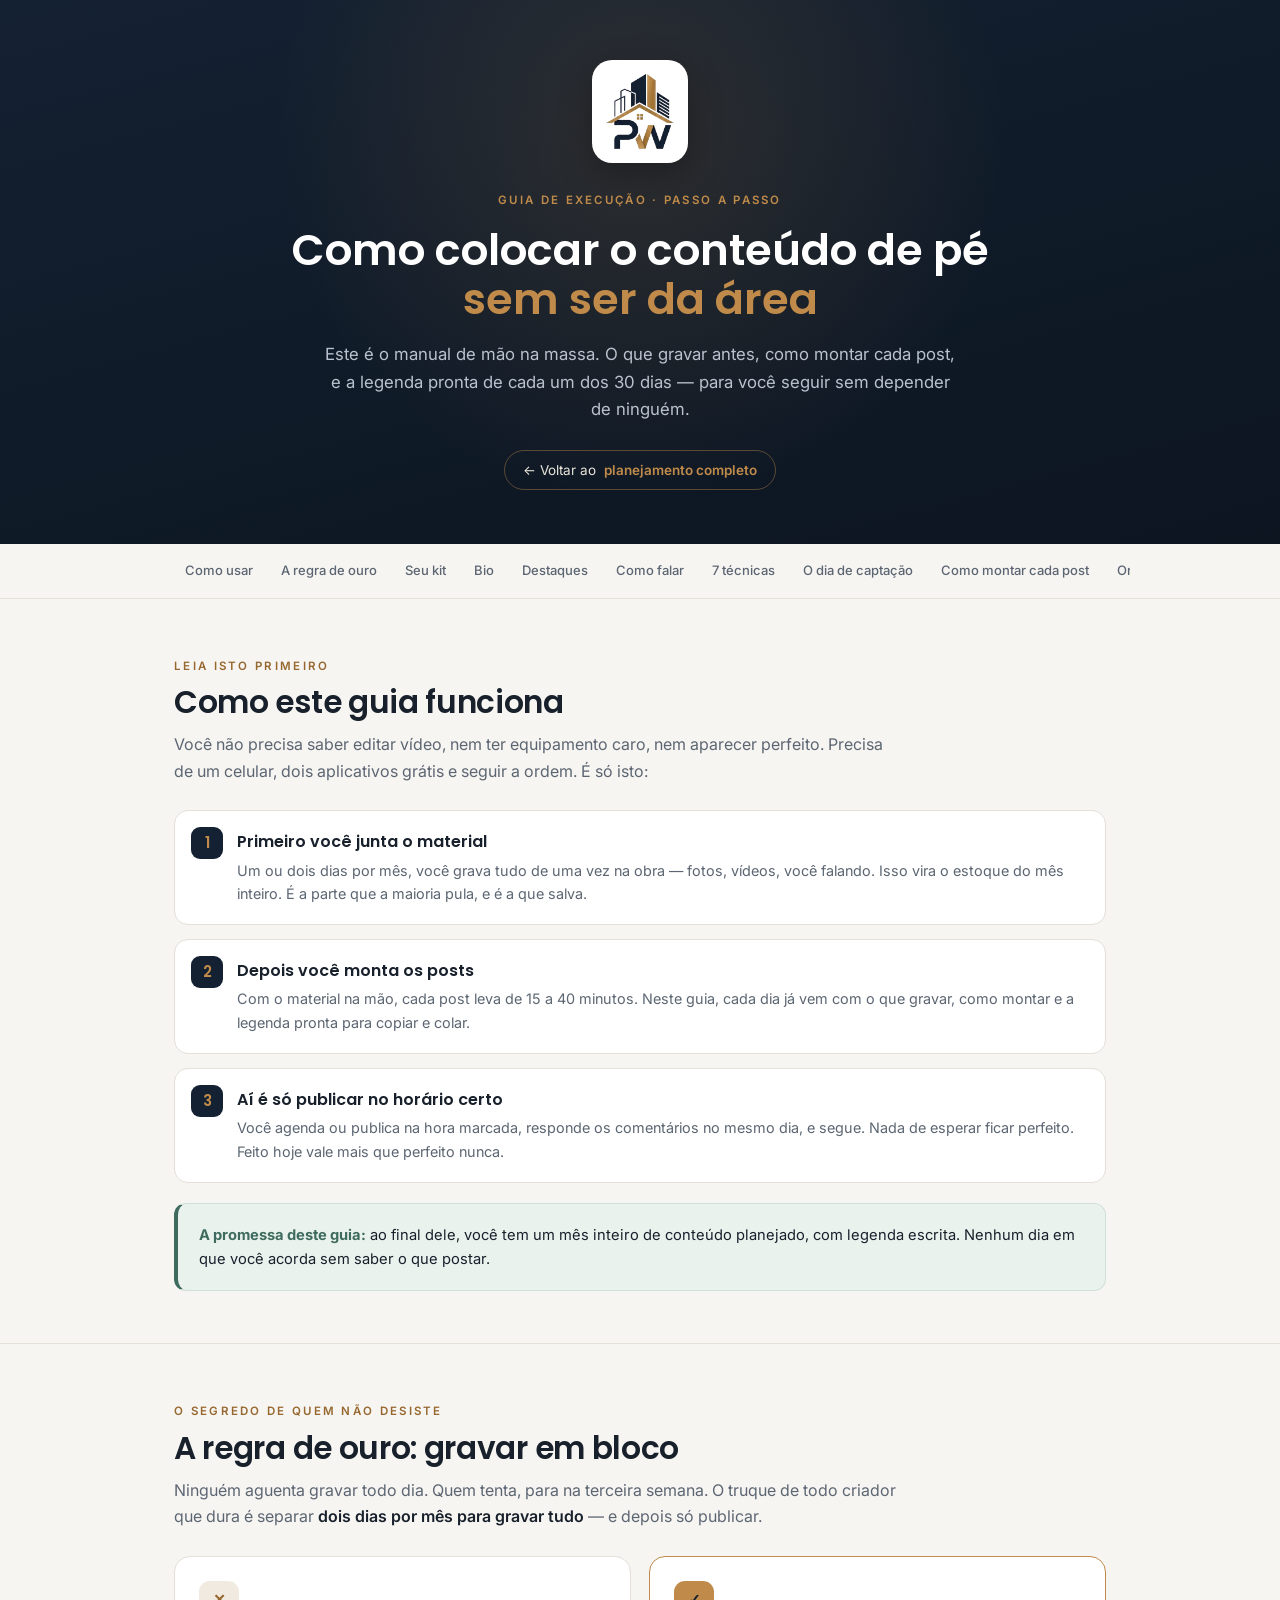
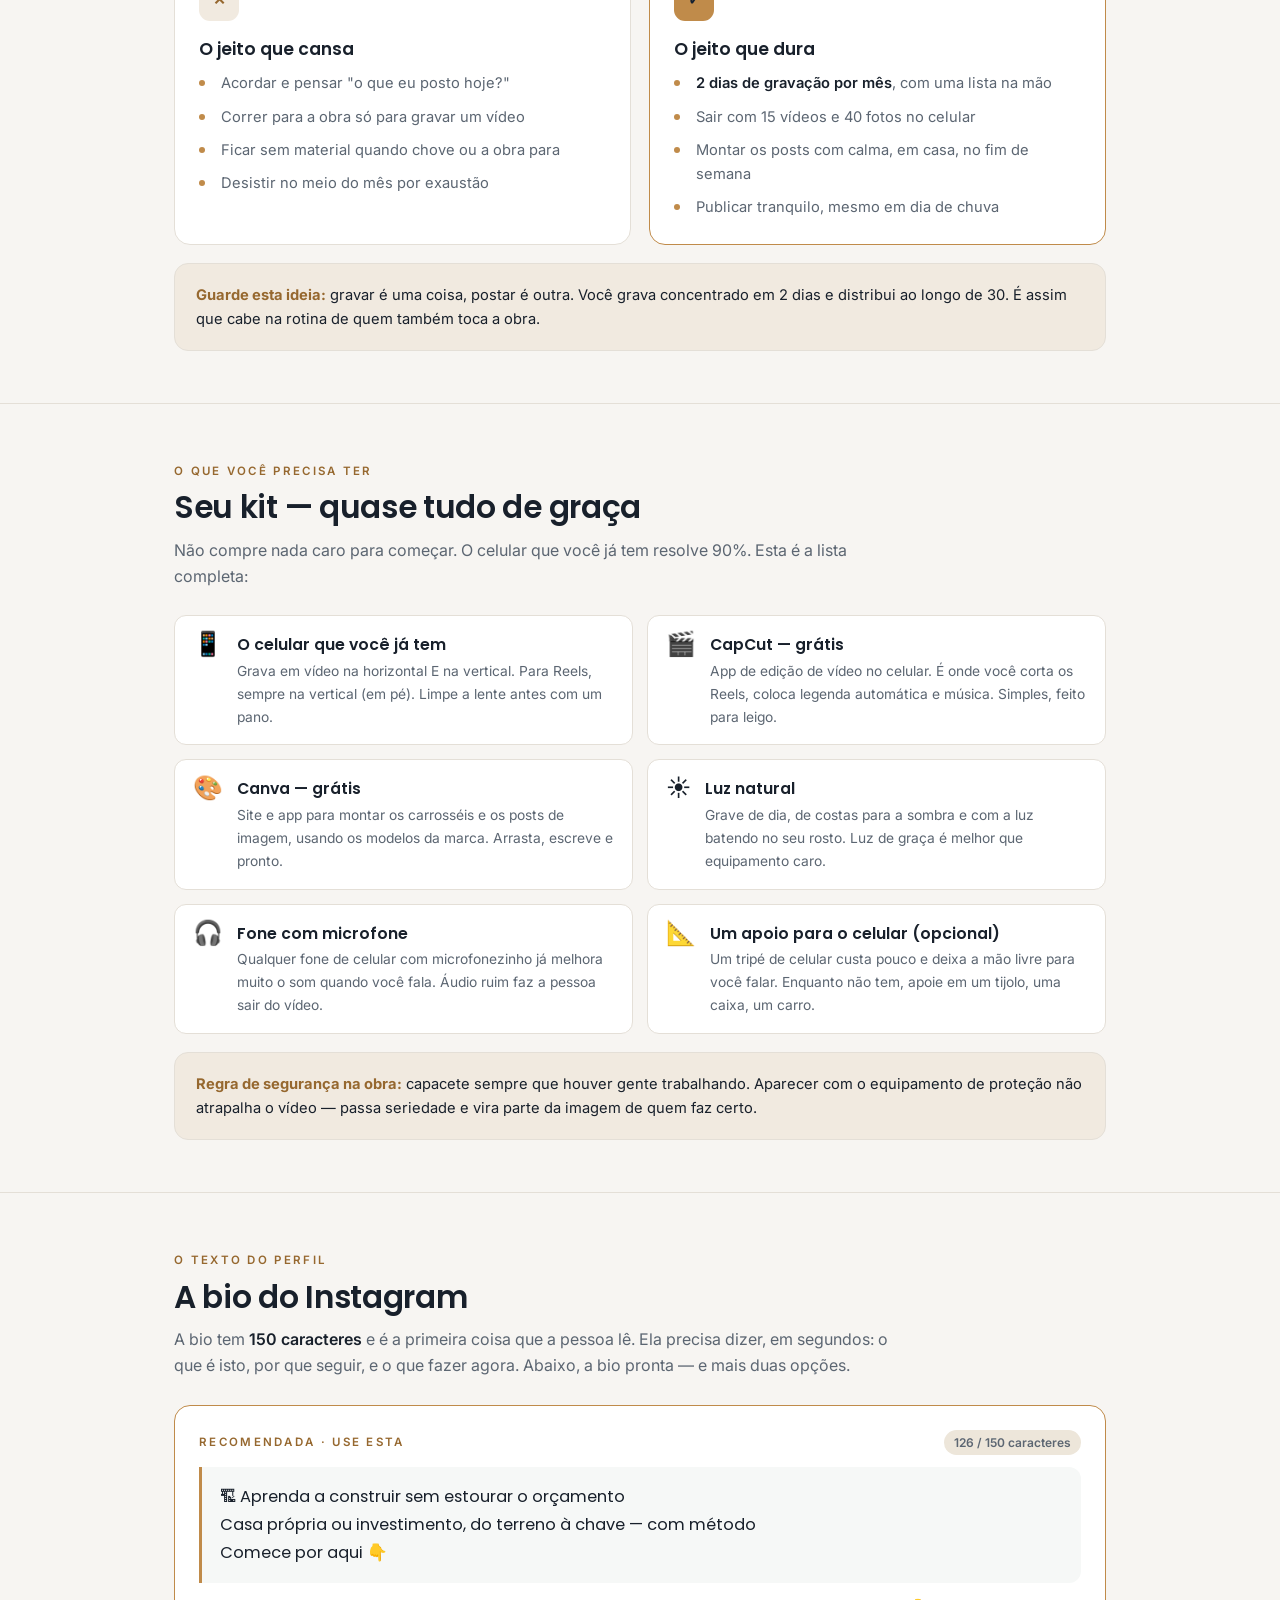
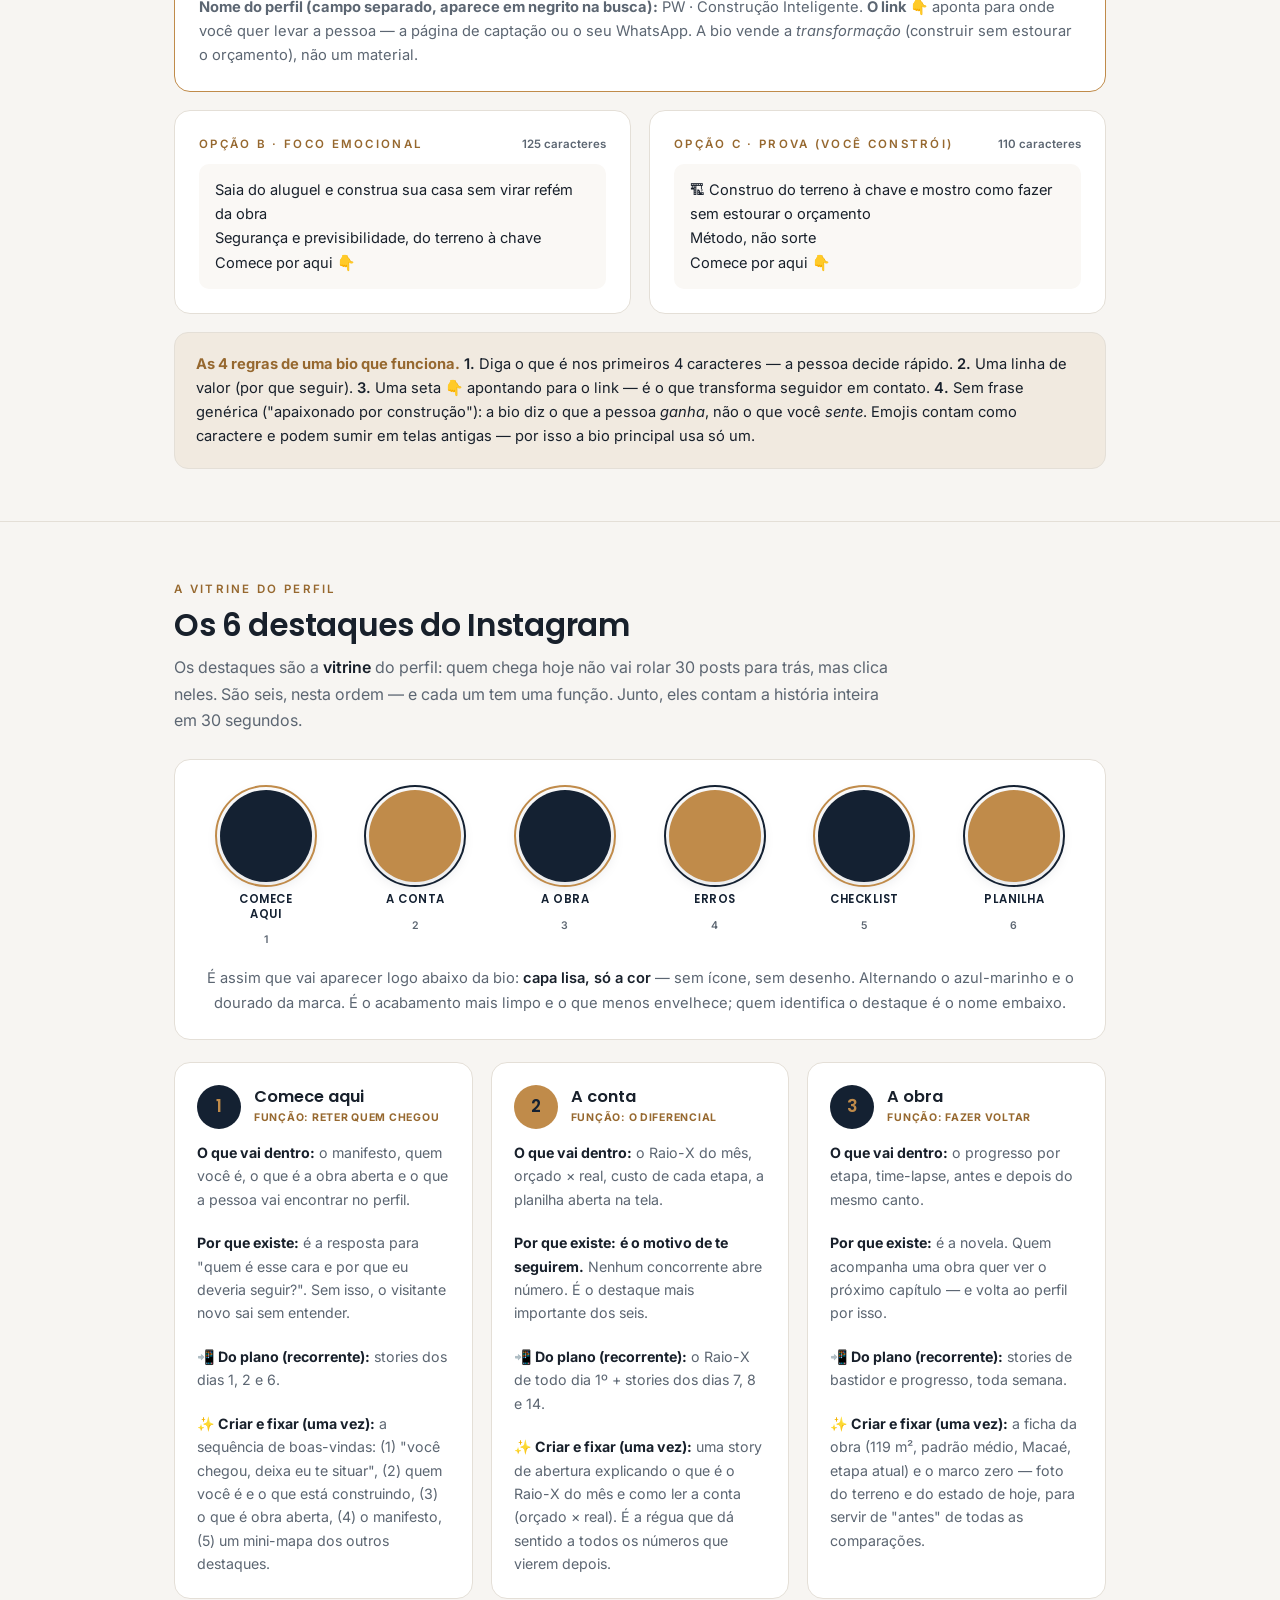
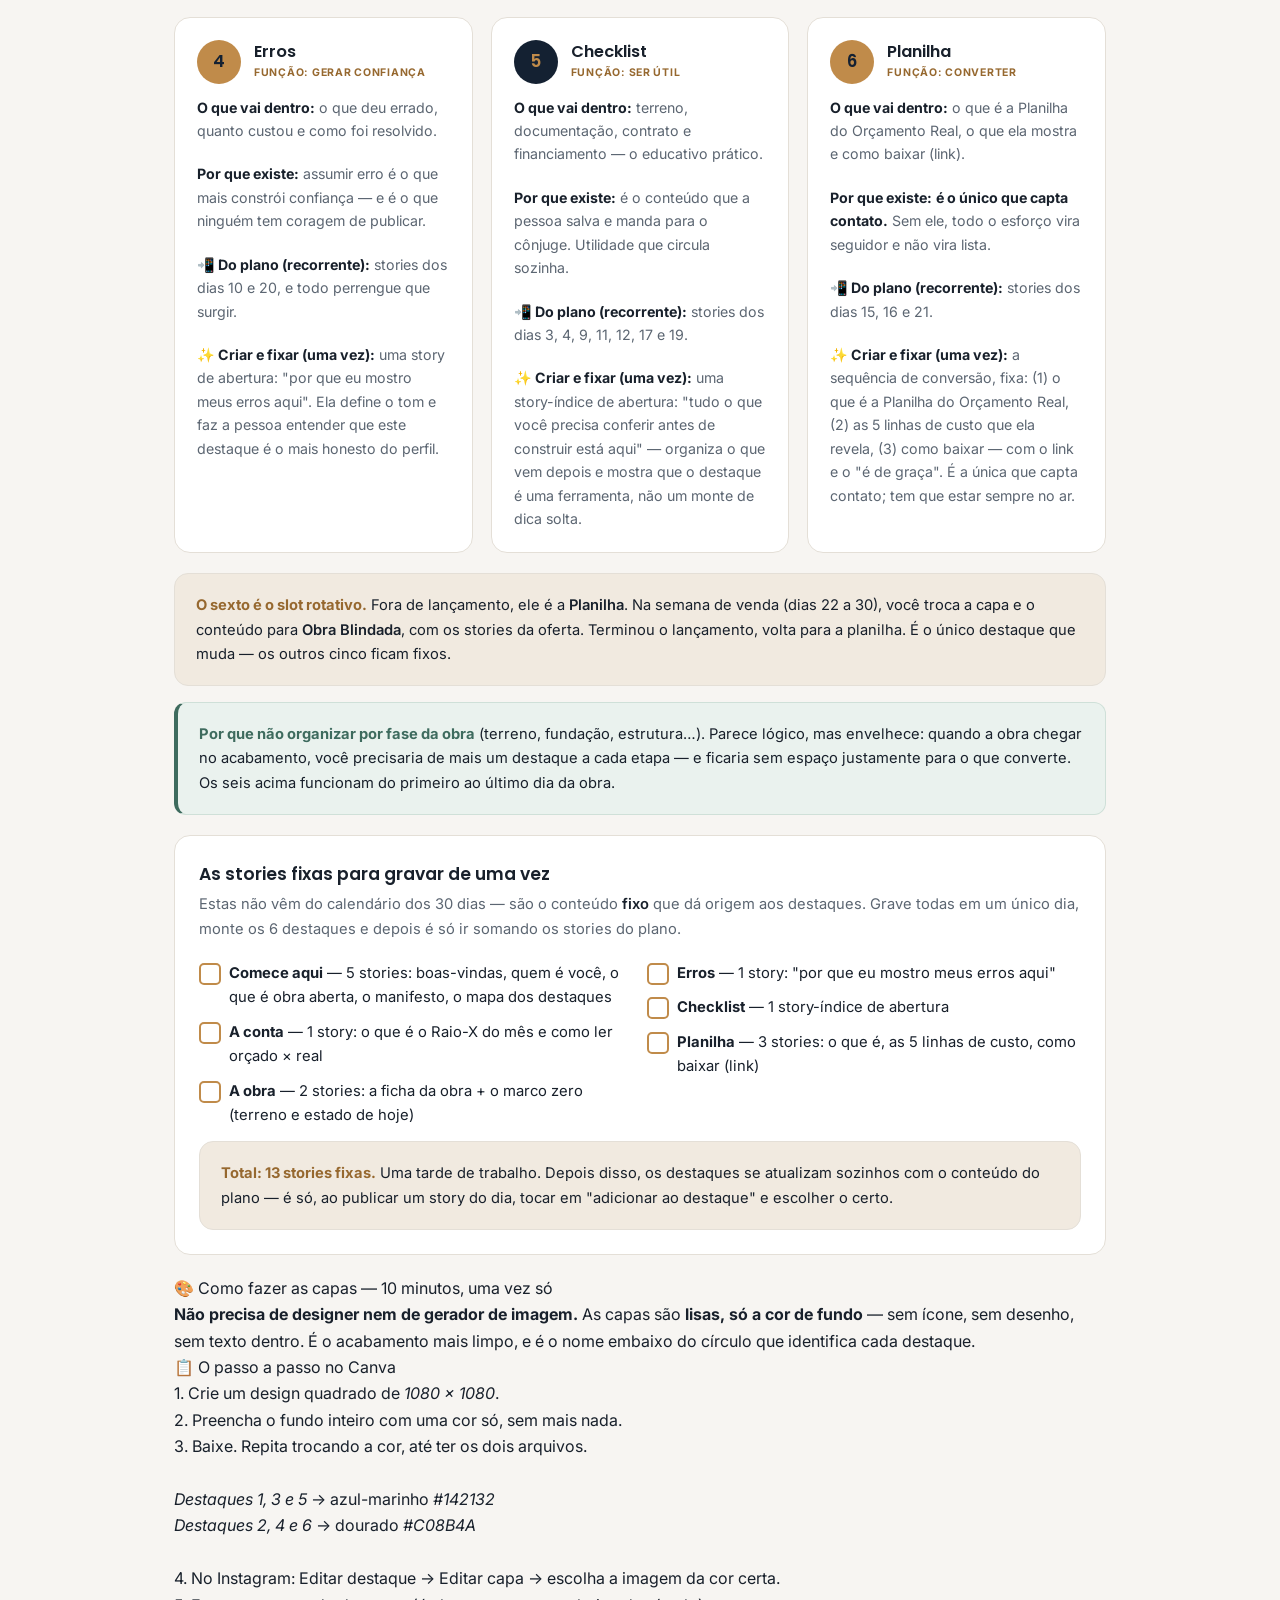
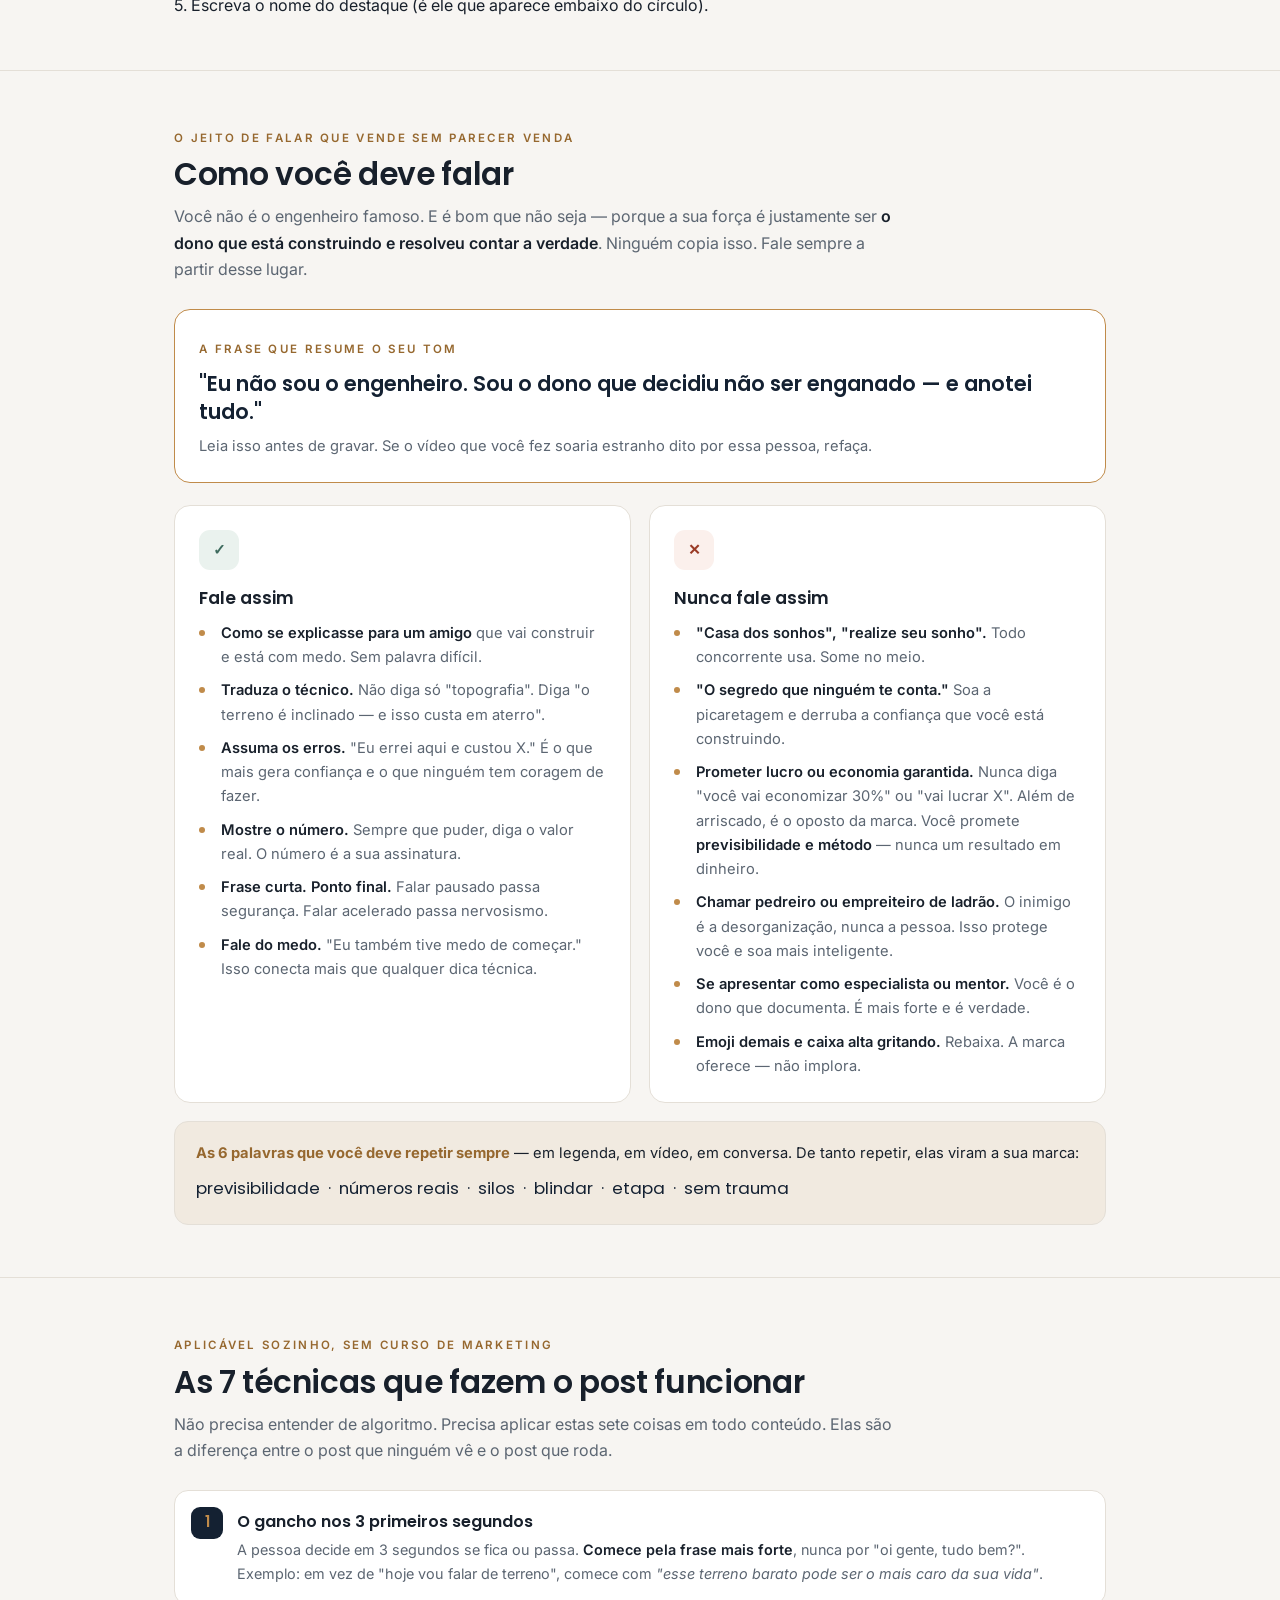
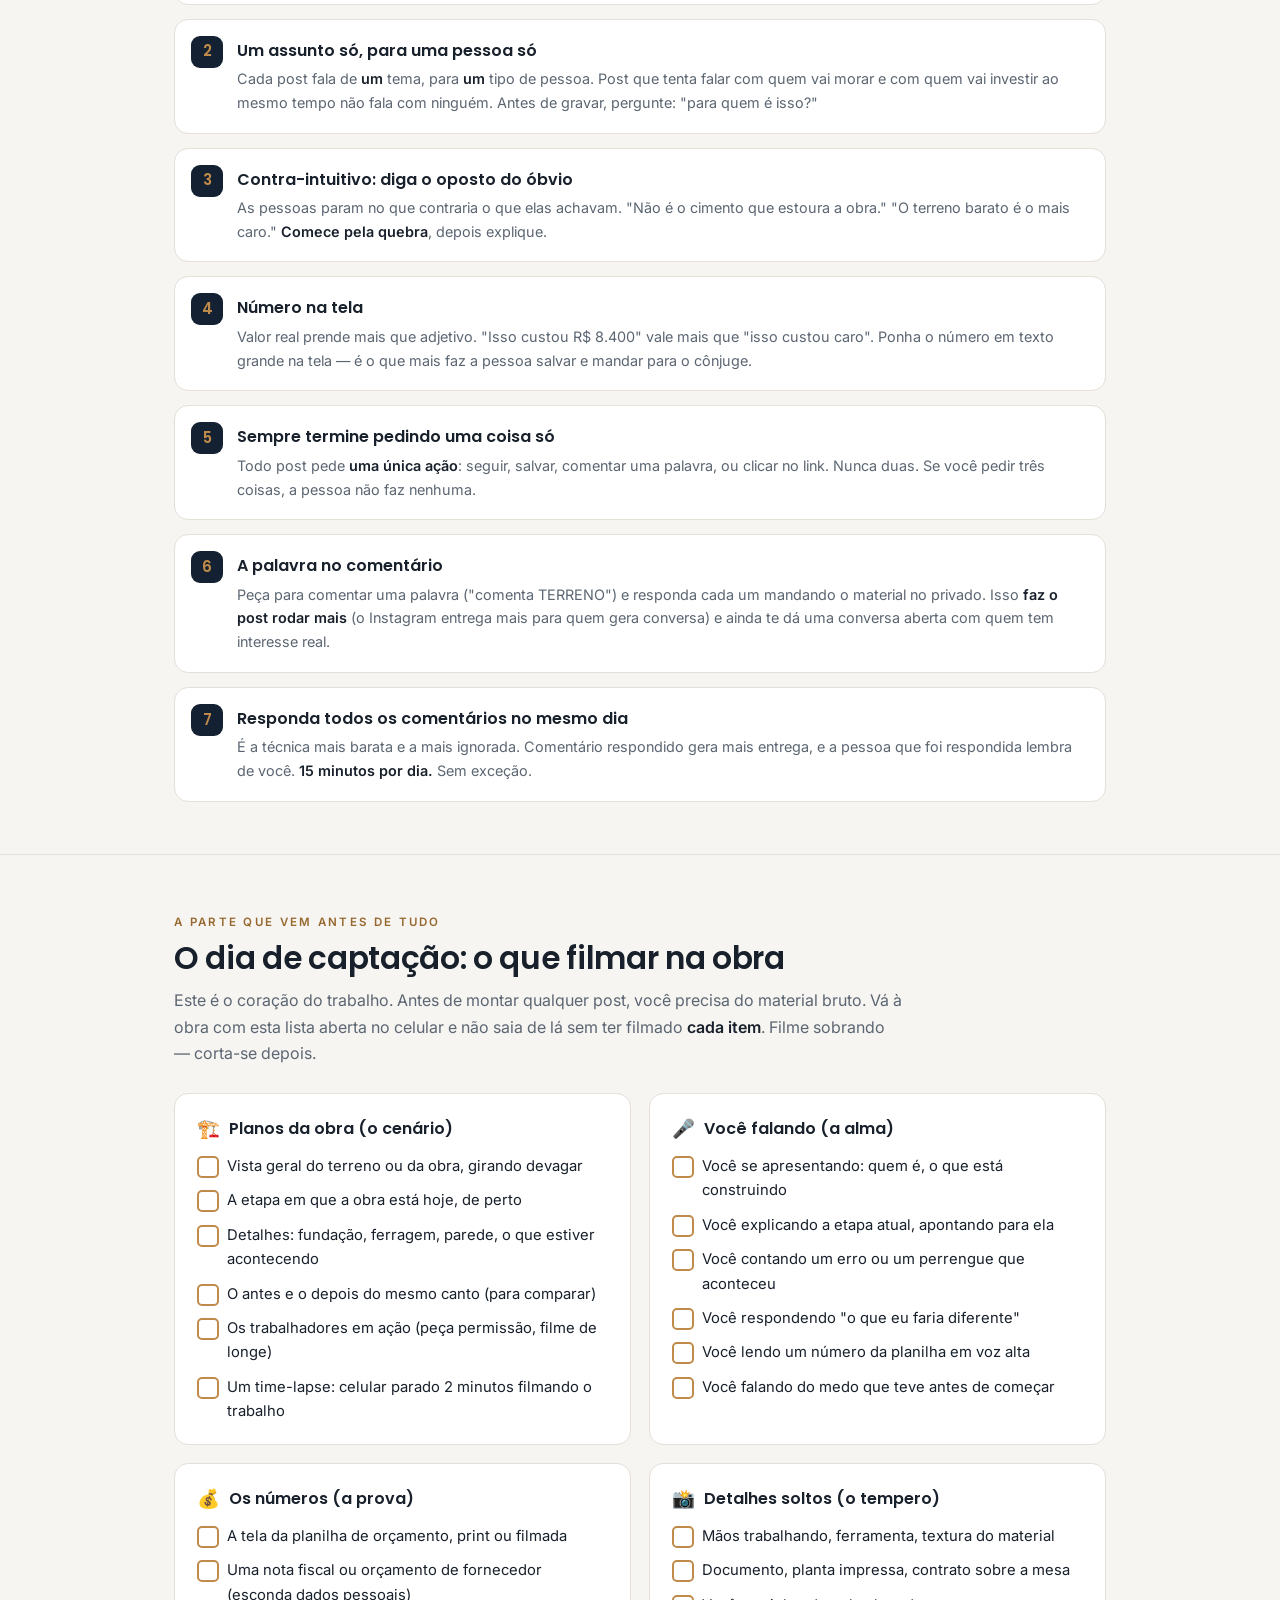
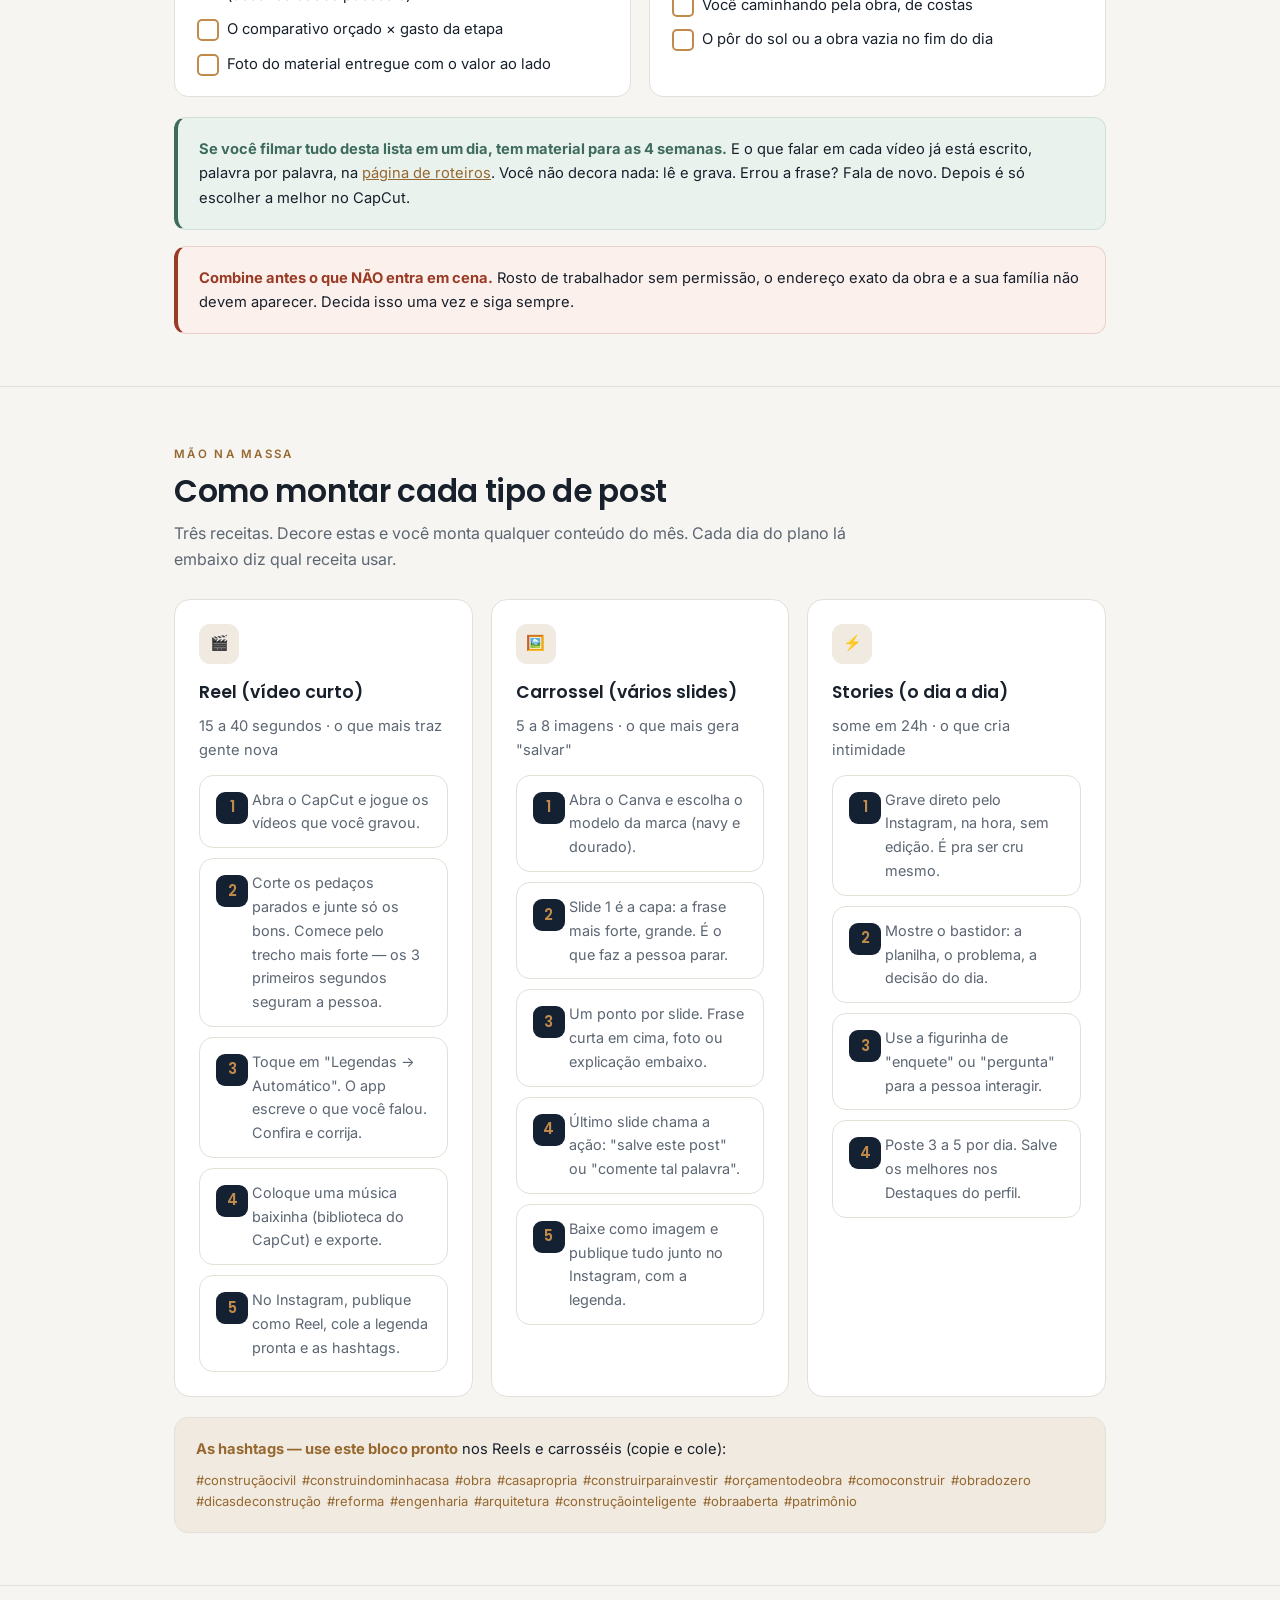
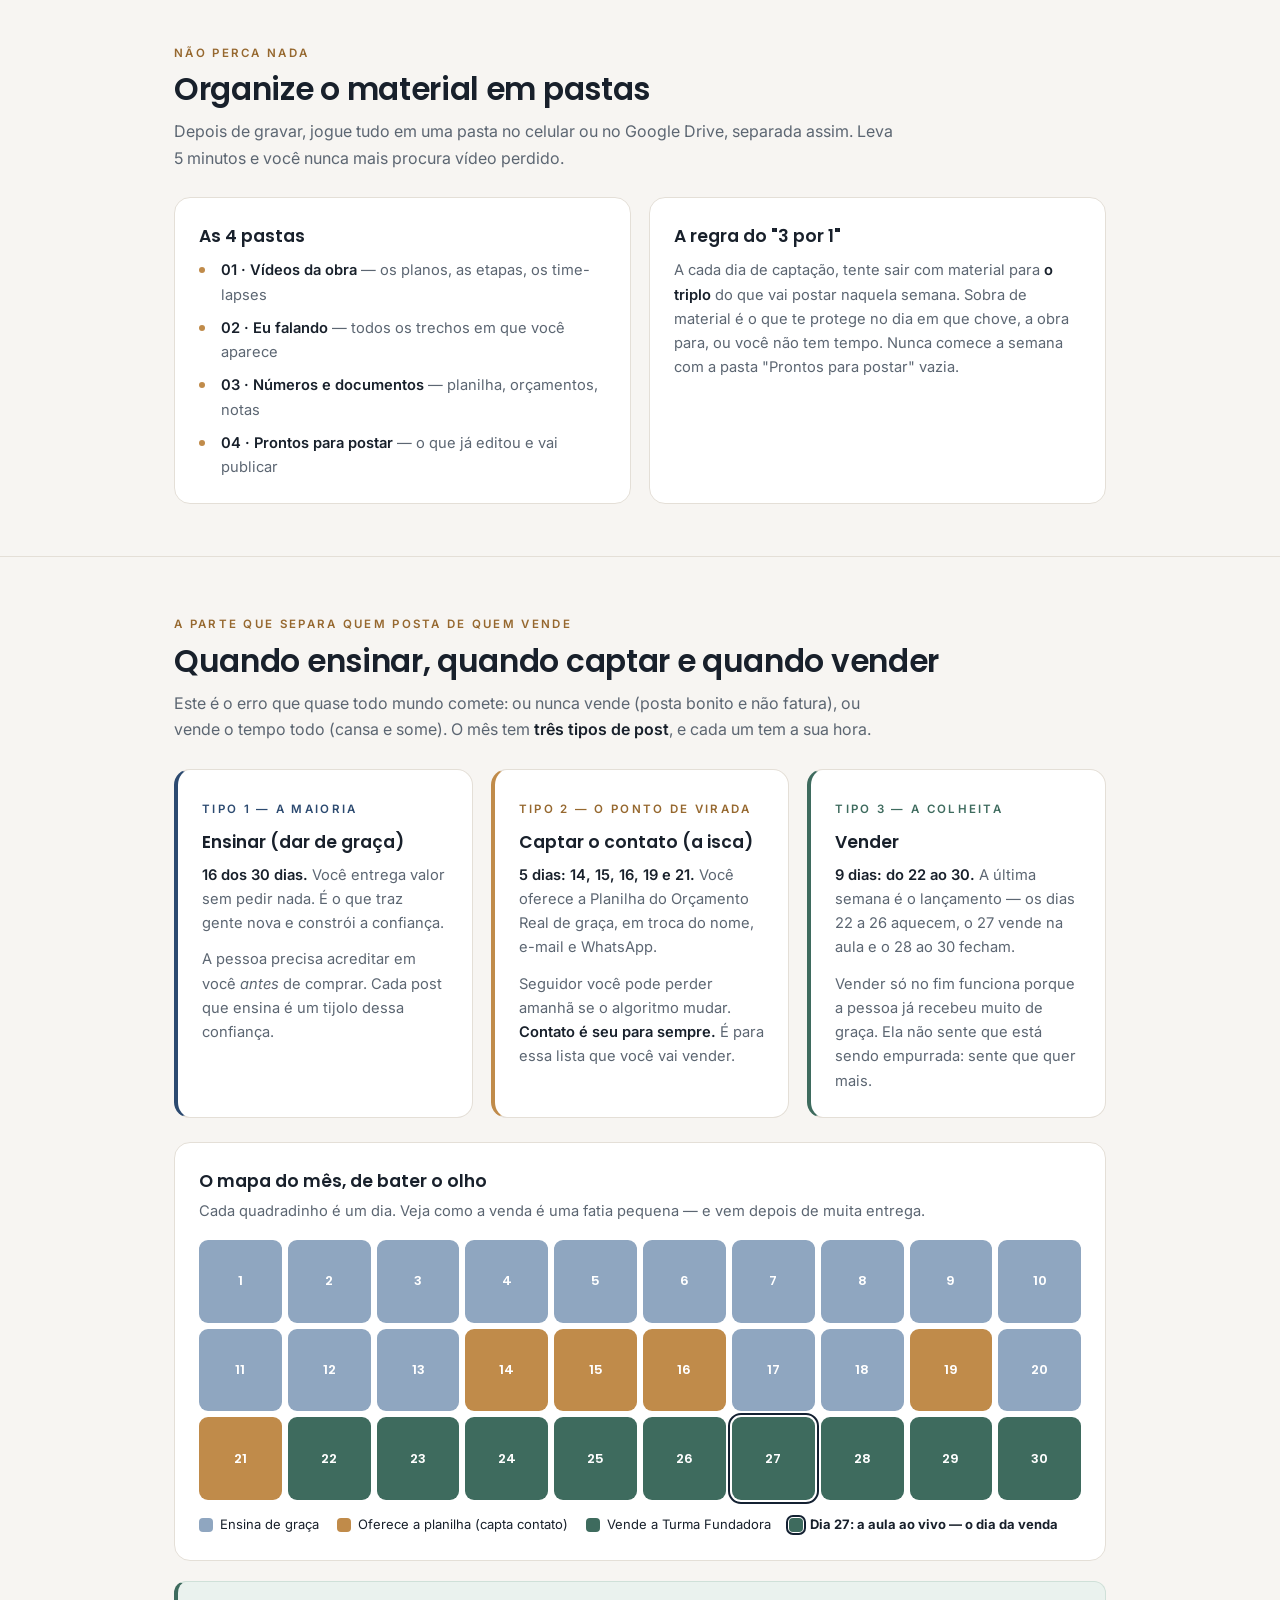
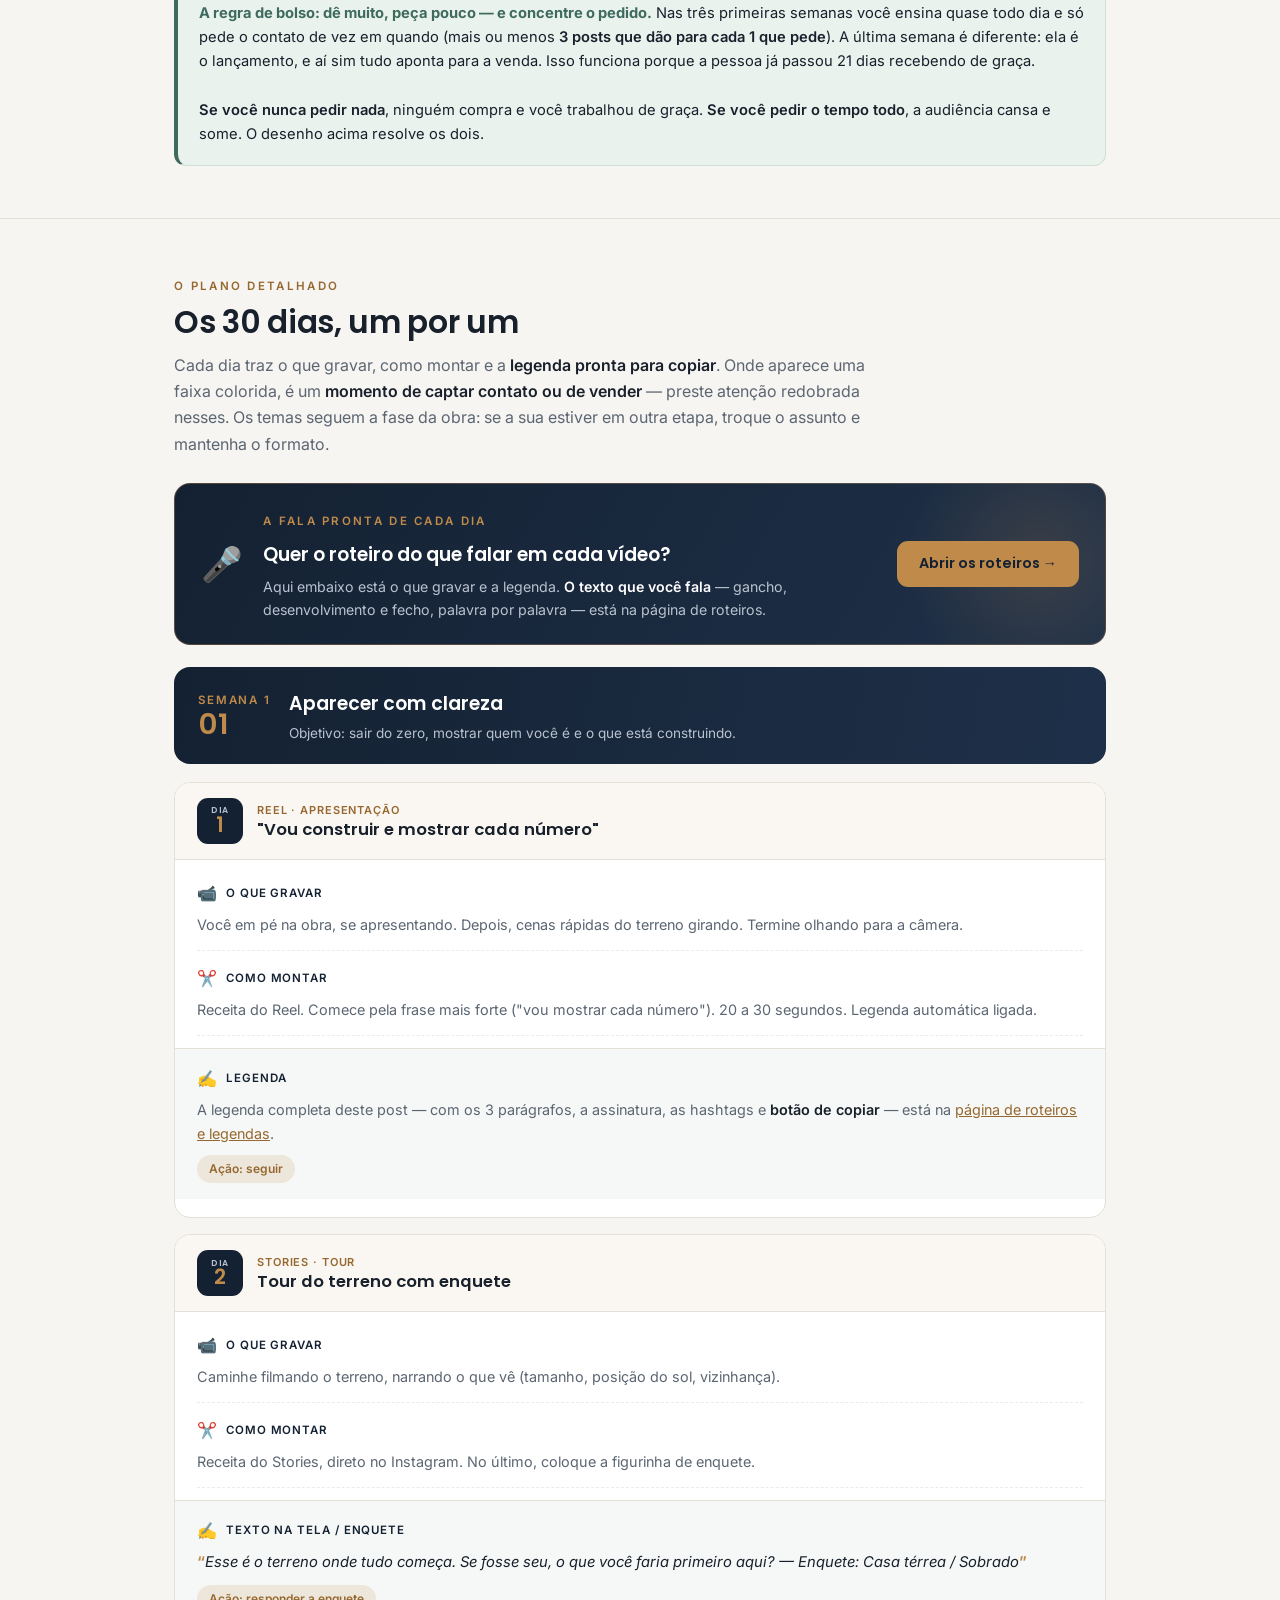
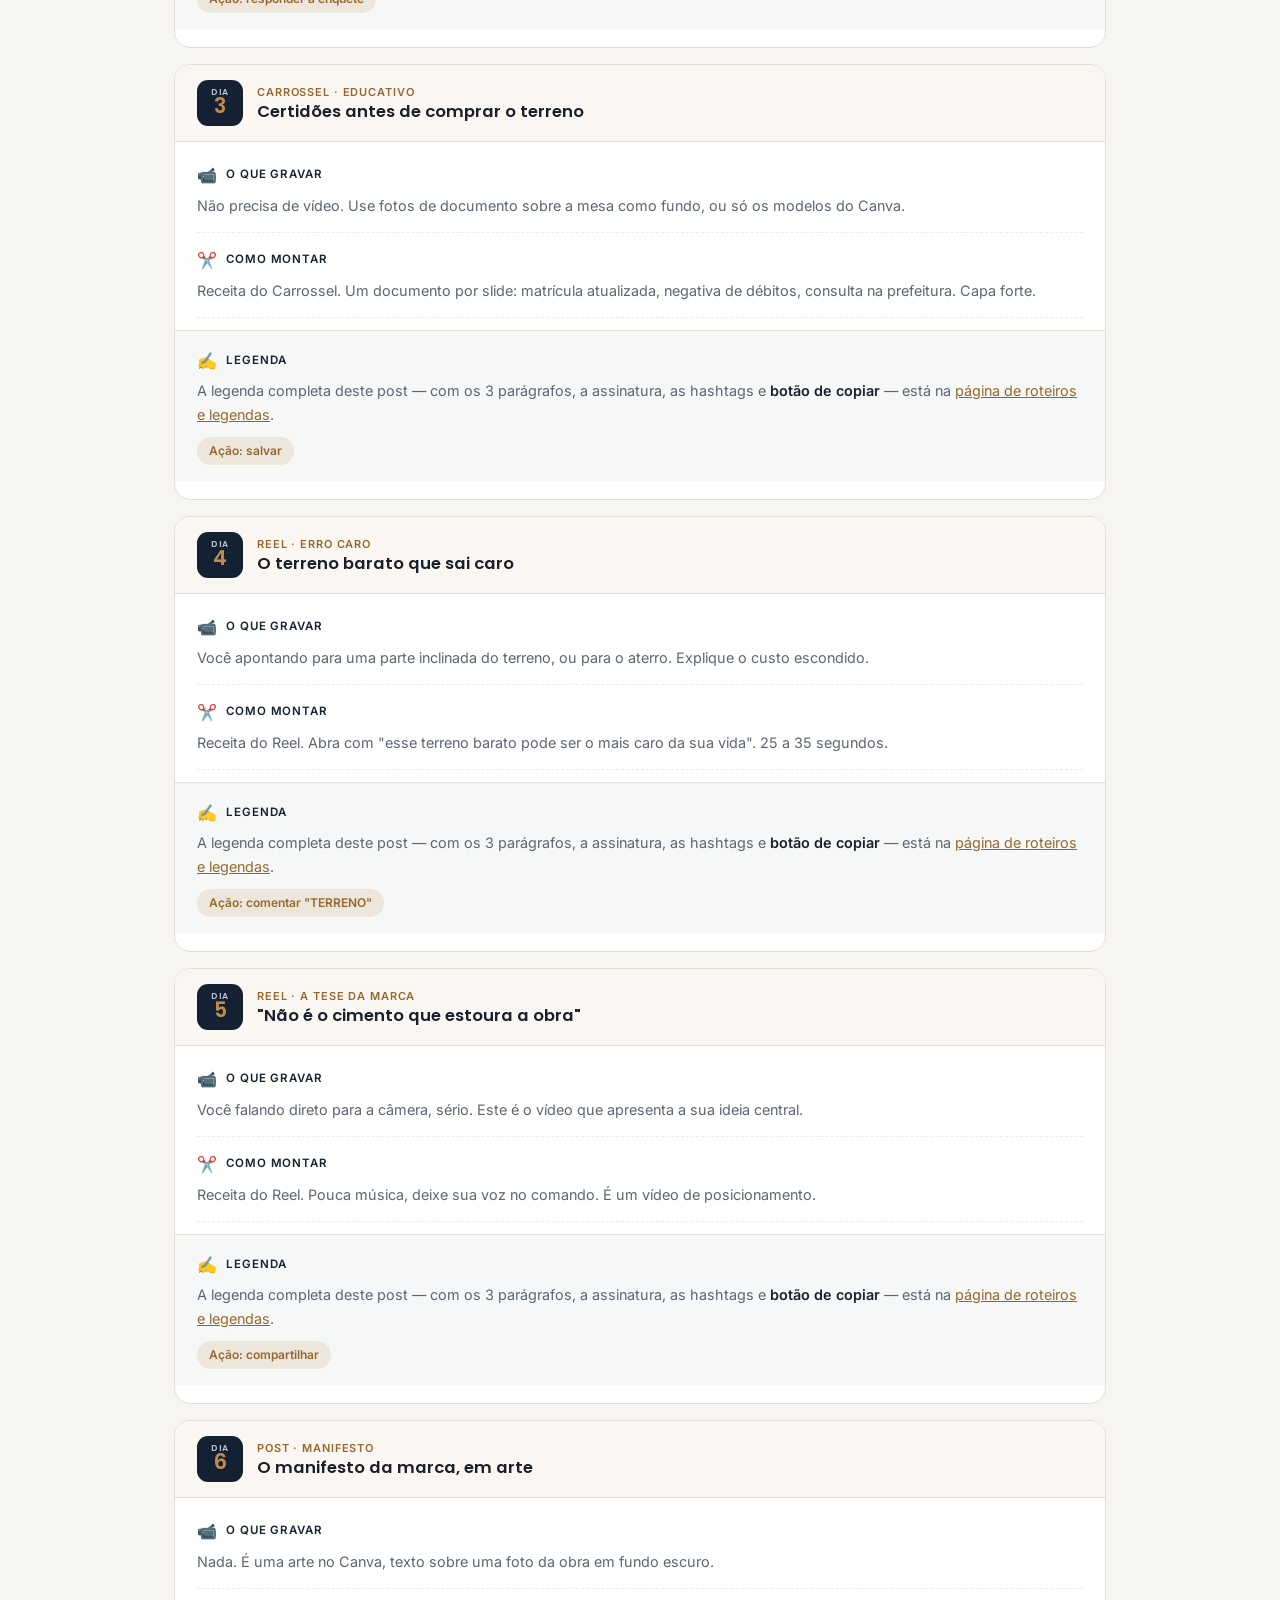
<file: guia-execucao-conteudo.html>
<!DOCTYPE html>
<html lang="pt-BR">
<head>
<meta charset="UTF-8" />
<meta name="viewport" content="width=device-width, initial-scale=1" />
<meta name="robots" content="noindex, nofollow, noarchive, nosnippet" />
<meta name="googlebot" content="noindex, nofollow" />
<title>Guia de Execução do Conteúdo · PW Construção Inteligente · Obra Blindada</title>
<link rel="icon" type="image/png" href="[data-uri]" />
<link rel="preconnect" href="https://fonts.googleapis.com" />
<link rel="preconnect" href="https://fonts.gstatic.com" crossorigin />
<link href="https://fonts.googleapis.com/css2?family=Poppins:wght@400;500;600;700&family=Inter:wght@400;500;600;700&display=swap" rel="stylesheet" />
<style>
  :root{
    --navy:#142132; --navy-2:#1E3049; --navy-dp:#0C1520;
    --gold:#C08B4A; --gold-lt:#D9A961; --gold-dk:#96682F;
    --paper:#F7F5F2; --card:#FFFFFF; --line:#E4DFD7; --line-2:#EFEBE4;
    --ink:#18202B; --muted:#5C6672; --ok:#3E6B5E; --warn:#9A3B26;
  }
  *{margin:0;padding:0;box-sizing:border-box}
  html{scroll-behavior:smooth}
  body{background:var(--paper);color:var(--ink);font-family:'Inter',sans-serif;font-size:16px;line-height:1.65;-webkit-font-smoothing:antialiased}
  .wrap{max-width:980px;margin:0 auto;padding:0 24px}
  h1,h2,h3,h4,.display{font-family:'Poppins',sans-serif}
  .eyebrow{font-size:11.5px;letter-spacing:.2em;text-transform:uppercase;color:var(--gold-dk);font-weight:600}

  .hero{background:linear-gradient(165deg,var(--navy) 0%,var(--navy-dp) 100%);color:#E9E4DA;padding:60px 0 54px;position:relative;overflow:hidden;text-align:center}
  .hero:before{content:"";position:absolute;top:-45%;left:50%;transform:translateX(-50%);width:760px;height:760px;border-radius:50%;background:radial-gradient(circle,rgba(192,139,74,.16),transparent 68%)}
  .hero .wrap{position:relative}
  .hero img.logo{width:96px;height:auto;margin:0 auto 22px;display:block;background:#fff;border-radius:20px;padding:14px;box-shadow:0 10px 34px rgba(0,0,0,.32)}
  .hero .eyebrow{color:var(--gold)}
  .hero h1{font-size:clamp(1.8rem,4vw,2.7rem);line-height:1.15;font-weight:600;margin:14px auto 16px;color:#fff;max-width:760px}
  .hero h1 em{color:var(--gold);font-style:normal}
  .hero .lead{font-size:1.05rem;color:#B9C2CE;max-width:640px;margin:0 auto}
  .backlink{display:inline-flex;align-items:center;gap:8px;margin-top:26px;font-size:13.5px;color:#E9E4DA;text-decoration:none;border:1px solid rgba(192,139,74,.42);border-radius:999px;padding:8px 18px}
  .backlink:hover{background:rgba(192,139,74,.14)}
  .backlink b{color:var(--gold);font-weight:600}

  nav{position:sticky;top:0;z-index:20;background:rgba(247,245,242,.93);backdrop-filter:blur(8px);border-bottom:1px solid var(--line)}
  nav .wrap{display:flex;gap:6px;overflow-x:auto;padding-top:10px;padding-bottom:10px}
  nav a{white-space:nowrap;font-size:13px;color:var(--muted);text-decoration:none;padding:6px 11px;border-radius:8px;font-weight:500}
  nav a:hover{background:#EDE7DC;color:var(--navy)}
  nav .wrap::-webkit-scrollbar{height:3px}
  nav .wrap::-webkit-scrollbar-thumb{background:var(--line);border-radius:3px}

  section{padding:52px 0;border-bottom:1px solid var(--line)}
  section:last-of-type{border-bottom:0}
  .sec-h{margin-bottom:26px}
  .sec-h h2{font-size:clamp(1.4rem,2.8vw,1.95rem);font-weight:600;line-height:1.16;margin-top:7px;letter-spacing:-.01em}
  .sec-h p{color:var(--muted);max-width:730px;margin-top:11px}
  p+p{margin-top:12px}
  strong{font-weight:600;color:var(--ink)}
  a{color:var(--gold-dk)}
  .hero strong,.dark strong{color:#fff}

  .grid{display:grid;gap:18px}
  .g2{grid-template-columns:1fr 1fr}
  .g3{grid-template-columns:repeat(3,1fr)}
  .card{background:var(--card);border:1px solid var(--line);border-radius:16px;padding:24px}
  .card h3{font-size:1.08rem;font-weight:600;margin-bottom:8px}
  .card h4{font-size:.95rem;font-weight:600;margin-bottom:6px}
  .card p,.card li{color:var(--muted);font-size:14.7px}
  .card p strong,.card li strong{color:var(--ink)}
  .ic{width:40px;height:40px;border-radius:11px;background:#F1EAE0;color:var(--gold-dk);display:flex;align-items:center;justify-content:center;font-weight:600;font-family:'Poppins',sans-serif;margin-bottom:14px;font-size:15px}
  .muted{color:var(--muted)}
  .small{font-size:13.6px}

  ul.clean{list-style:none;display:grid;gap:9px;margin-top:6px}
  ul.clean li{position:relative;padding-left:22px;color:var(--muted);font-size:14.7px}
  ul.clean li:before{content:"";position:absolute;left:0;top:9px;width:6px;height:6px;border-radius:50%;background:var(--gold)}
  ul.clean li strong{color:var(--ink)}

  ul.check{list-style:none;display:grid;gap:10px;margin-top:6px}
  ul.check li{position:relative;padding-left:30px;color:var(--ink);font-size:14.8px}
  ul.check li:before{content:"";position:absolute;left:0;top:2px;width:18px;height:18px;border-radius:5px;border:2px solid var(--gold);background:#fff}

  .note{background:#F1EAE0;border:1px solid var(--line);border-radius:14px;padding:19px 21px;font-size:14.7px}
  .note b{color:var(--gold-dk)}
  .good{background:#EAF2EE;border:1px solid #CFE0D8;border-left:4px solid var(--ok);border-radius:12px;padding:19px 21px;font-size:14.7px}
  .good b{color:var(--ok)}
  .alert{background:#FBF0EC;border:1px solid #E9D2C9;border-left:4px solid var(--warn);border-radius:12px;padding:19px 21px;font-size:14.7px}
  .alert b{color:var(--warn)}

  /* passos numerados */
  .steps{counter-reset:st;display:grid;gap:14px}
  .stepc{position:relative;background:var(--card);border:1px solid var(--line);border-radius:14px;padding:18px 22px 18px 62px}
  .stepc:before{counter-increment:st;content:counter(st);position:absolute;left:16px;top:16px;width:32px;height:32px;border-radius:9px;background:var(--navy);color:var(--gold);display:flex;align-items:center;justify-content:center;font-family:'Poppins',sans-serif;font-weight:600;font-size:15px}
  .stepc h4{font-size:1rem;font-weight:600;margin-bottom:3px}
  .stepc p{font-size:14.4px;color:var(--muted)}

  /* kit */
  .kit{display:grid;grid-template-columns:repeat(2,1fr);gap:14px}
  .kititem{display:flex;gap:14px;align-items:flex-start;background:var(--card);border:1px solid var(--line);border-radius:12px;padding:16px 18px}
  .kititem .e{font-size:1.5rem;line-height:1;flex:0 0 auto}
  .kititem h4{font-size:.98rem;font-weight:600;margin-bottom:2px}
  .kititem p{font-size:13.8px;color:var(--muted)}

  /* dia de captacao */
  .capgrid{display:grid;grid-template-columns:1fr 1fr;gap:18px}
  .capcol{background:var(--card);border:1px solid var(--line);border-radius:14px;padding:20px 22px}
  .capcol h4{font-size:1rem;font-weight:600;margin-bottom:10px;display:flex;align-items:center;gap:9px}
  .capcol h4 .e{font-size:1.15rem}

  /* semana + dia */
  .weekhead{display:flex;align-items:center;gap:18px;padding:20px 24px;background:linear-gradient(100deg,var(--navy),var(--navy-2));color:#fff;border-radius:16px;margin:8px 0 18px}
  .weekhead .num{font-family:'Poppins',sans-serif;font-size:1.8rem;font-weight:600;color:var(--gold);line-height:1}
  .weekhead .mt{font-size:.72rem;letter-spacing:.16em;text-transform:uppercase;color:var(--gold);font-weight:600}
  .weekhead h3{font-size:1.18rem;font-weight:600;color:#fff;margin-top:1px}
  .weekhead p{font-size:13.6px;color:#B9C2CE;margin-top:3px}

  .day{background:var(--card);border:1px solid var(--line);border-radius:16px;overflow:hidden;margin-bottom:16px}
  .day-h{display:flex;align-items:center;gap:14px;padding:15px 22px;background:#FAF7F2;border-bottom:1px solid var(--line)}
  .day-h .d{width:46px;height:46px;flex:0 0 auto;border-radius:11px;background:var(--navy);color:var(--gold);display:flex;flex-direction:column;align-items:center;justify-content:center;line-height:1;font-family:'Poppins',sans-serif}
  .day-h .d small{font-size:8.5px;letter-spacing:.1em;text-transform:uppercase;color:#B9C2CE;font-weight:600}
  .day-h .d b{font-size:1.3rem;font-weight:600}
  .day-h .ti{flex:1}
  .day-h .fmt{font-size:11px;letter-spacing:.08em;text-transform:uppercase;color:var(--gold-dk);font-weight:600}
  .day-h h4{font-size:1.04rem;font-weight:600;line-height:1.3}
  .day-b{padding:6px 22px 18px}
  .dpart{padding:14px 0;border-bottom:1px dashed var(--line-2)}
  .dpart:last-child{border-bottom:0}
  .dpart .lb{display:flex;align-items:center;gap:8px;font-size:11.5px;letter-spacing:.08em;text-transform:uppercase;font-weight:600;color:var(--navy);margin-bottom:6px}
  .dpart .lb .e{font-size:1rem}
  .dpart p{font-size:14.4px;color:var(--muted)}
  .dpart.leg{background:#F6F8F7;margin:12px -22px 0;padding:16px 22px;border-bottom:0;border-top:1px solid var(--line)}
  .dpart.leg .cap{font-size:14.8px;color:var(--ink);line-height:1.68;font-style:italic}
  .dpart.leg .cap:before{content:"\201C";color:var(--gold);font-weight:700;font-style:normal}
  .dpart.leg .cap:after{content:"\201D";color:var(--gold);font-weight:700;font-style:normal}
  .htags{margin-top:10px;font-size:13px;color:var(--gold-dk);font-family:'Inter';word-spacing:2px}
  .cta-badge{display:inline-block;margin-top:10px;font-size:12px;font-weight:600;background:#EDE6DA;color:var(--gold-dk);border-radius:999px;padding:4px 12px}

  /* destaques do instagram (circulos) */
  .dest-row{display:grid;grid-template-columns:repeat(6,1fr);gap:16px;margin:6px 0 4px}
  .dest{display:flex;flex-direction:column;align-items:center;gap:10px;text-decoration:none}
  .dest .circ{width:100%;max-width:92px;aspect-ratio:1;border-radius:50%;display:flex;align-items:center;justify-content:center;font-size:1.75rem;position:relative;box-shadow:0 4px 14px rgba(20,33,50,.13)}
  .dest .circ:before{content:"";position:absolute;inset:-5px;border-radius:50%;border:2px solid var(--line)}
  .dest.navy .circ{background:var(--navy)}
  .dest.navy .circ:before{border-color:var(--gold)}
  .dest.gold .circ{background:var(--gold)}
  .dest.gold .circ:before{border-color:var(--navy)}
  .dest .nome{font-family:'Poppins',sans-serif;font-size:11.5px;font-weight:600;letter-spacing:.04em;text-transform:uppercase;color:var(--navy);text-align:center;line-height:1.25}
  .dest .ordem{font-size:10.5px;color:var(--muted);font-weight:600;letter-spacing:.06em}

  /* cards de explicacao dos destaques */
  .dcard{background:var(--card);border:1px solid var(--line);border-radius:16px;padding:22px;display:flex;flex-direction:column}
  .dcard .top{display:flex;align-items:center;gap:13px;margin-bottom:12px}
  .dcard .mini{width:44px;height:44px;flex:0 0 auto;border-radius:50%;display:flex;align-items:center;justify-content:center;font-family:'Poppins',sans-serif;font-weight:600;font-size:1.05rem}
  .dcard.navy .mini{color:var(--gold)}
  .dcard.gold .mini{color:var(--navy)}
  .dcard.navy .mini{background:var(--navy)}
  .dcard.gold .mini{background:var(--gold)}
  .dcard h4{font-family:'Poppins',sans-serif;font-size:1.02rem;font-weight:600;line-height:1.2}
  .dcard .fn{font-size:10.5px;letter-spacing:.07em;text-transform:uppercase;color:var(--gold-dk);font-weight:700;margin-top:2px}
  .dcard .lin{font-size:14.2px;color:var(--muted);margin-bottom:8px}
  .dcard .lin b{color:var(--ink)}
  .dcard .lin:last-child{margin-bottom:0}

  @media(max-width:760px){
    .dest-row{grid-template-columns:repeat(3,1fr);gap:18px}
  }
  @media(max-width:420px){
    .dest-row{grid-template-columns:repeat(2,1fr)}
  }

  /* mapa do mes */
  .mday{aspect-ratio:1;border-radius:9px;display:flex;align-items:center;justify-content:center;font-family:'Poppins',sans-serif;font-weight:600;font-size:13px;color:#fff}
  .mday.t1{background:#8FA6C0}
  .mday.t2{background:var(--gold)}
  .mday.t3{background:var(--ok)}
  .mday.big{outline:2px solid var(--navy);outline-offset:2px}
  i.sw{width:14px;height:14px;border-radius:4px;display:inline-block;flex:0 0 auto}
  i.sw.t1{background:#8FA6C0}
  i.sw.t2{background:var(--gold)}
  i.sw.t3{background:var(--ok)}

  /* faixa de momento (lead / venda) dentro dos 30 dias */
  .moment{display:flex;gap:14px;align-items:flex-start;border-radius:14px;padding:16px 20px;margin:4px 0 16px;font-size:14.5px}
  .moment .e{font-size:1.5rem;line-height:1;flex:0 0 auto}
  .moment h4{font-family:'Poppins',sans-serif;font-size:1rem;font-weight:600;margin-bottom:3px}
  .moment.lead{background:#FBF4EA;border:1px solid #E8D6B8;border-left:4px solid var(--gold)}
  .moment.lead h4{color:var(--gold-dk)}
  .moment.lead p{color:#6B5B44}
  .moment.venda{background:#EAF2EE;border:1px solid #CFE0D8;border-left:4px solid var(--ok)}
  .moment.venda h4{color:var(--ok)}
  .moment.venda p{color:#40554C}

  .rotina{display:grid;grid-template-columns:120px 1fr;gap:2px 18px;font-size:14.5px}
  .rotina .d{font-weight:600;color:var(--navy);padding:11px 0;border-bottom:1px solid var(--line-2)}
  .rotina .a{color:var(--muted);padding:11px 0;border-bottom:1px solid var(--line-2)}
  .rotina .d:last-of-type,.rotina .a:last-of-type{border-bottom:0}

  .cta{background:var(--navy);color:#E9E4DA;border-radius:20px;padding:42px;text-align:center}
  .cta h2{color:#fff;font-size:1.6rem;font-weight:600}
  .cta p{color:#B9C2CE;max-width:620px;margin:12px auto 0}
  .cta a{display:inline-block;margin-top:22px;background:var(--gold);color:var(--navy);font-weight:600;text-decoration:none;padding:13px 28px;border-radius:11px;font-family:'Poppins'}

  footer{padding:34px 0;text-align:center;color:var(--muted);font-size:12.8px}
  footer img{width:52px;opacity:.5;margin-bottom:12px}

  @media(max-width:820px){
    .g2,.g3,.kit,.capgrid{grid-template-columns:1fr}
    .rotina{grid-template-columns:1fr;gap:0}
    .rotina .d{padding-bottom:0;border-bottom:0}
    .rotina .a{padding-top:2px}
    .cta{padding:30px 24px}
  }
  @media print{nav{display:none}.day,section{break-inside:avoid}}
</style>
</head>
<body>

<!-- ══════ HERO ══════ -->
<header class="hero">
  <div class="wrap">
    <img class="logo" src="[data-uri]" alt="PW Construção Inteligente" />
    <span class="eyebrow">Guia de execução · passo a passo</span>
    <h1>Como colocar o conteúdo de pé <em>sem ser da área</em></h1>
    <p class="lead">Este é o manual de mão na massa. O que gravar antes, como montar cada post, e a legenda pronta de cada um dos 30 dias — para você seguir sem depender de ninguém.</p>
    <a class="backlink" href="./">← Voltar ao <b>planejamento completo</b></a>
  </div>
</header>

<nav>
  <div class="wrap">
    <a href="#comecar">Como usar</a>
    <a href="#regra">A regra de ouro</a>
    <a href="#kit">Seu kit</a>
    <a href="#bio">Bio</a>
    <a href="#destaques">Destaques</a>
    <a href="#voz">Como falar</a>
    <a href="#tecnicas">7 técnicas</a>
    <a href="#captacao">O dia de captação</a>
    <a href="#receitas">Como montar cada post</a>
    <a href="#banco">Organizar o material</a>
    <a href="#ritmo">Quando vender</a>
    <a href="#dias">Os 30 dias</a>
    <a href="roteiros-conteudo.html" style="color:var(--gold-dk);font-weight:600">🎤 Roteiros prontos</a>
    <a href="#rotina">A rotina da semana</a>
    <a href="#publicar">Antes de publicar</a>
    <a href="estrutura-produtos-oferta.html" style="color:var(--gold-dk);font-weight:600">💰 O que você vende</a>
  </div>
</nav>

<!-- ══════ COMO USAR ══════ -->
<section id="comecar">
  <div class="wrap">
    <div class="sec-h">
      <span class="eyebrow">Leia isto primeiro</span>
      <h2>Como este guia funciona</h2>
      <p>Você não precisa saber editar vídeo, nem ter equipamento caro, nem aparecer perfeito. Precisa de um celular, dois aplicativos grátis e seguir a ordem. É só isto:</p>
    </div>
    <div class="steps">
      <div class="stepc"><h4>Primeiro você junta o material</h4><p>Um ou dois dias por mês, você grava tudo de uma vez na obra — fotos, vídeos, você falando. Isso vira o estoque do mês inteiro. É a parte que a maioria pula, e é a que salva.</p></div>
      <div class="stepc"><h4>Depois você monta os posts</h4><p>Com o material na mão, cada post leva de 15 a 40 minutos. Neste guia, cada dia já vem com o que gravar, como montar e a legenda pronta para copiar e colar.</p></div>
      <div class="stepc"><h4>Aí é só publicar no horário certo</h4><p>Você agenda ou publica na hora marcada, responde os comentários no mesmo dia, e segue. Nada de esperar ficar perfeito. Feito hoje vale mais que perfeito nunca.</p></div>
    </div>
    <div class="good" style="margin-top:20px">
      <b>A promessa deste guia:</b> ao final dele, você tem um mês inteiro de conteúdo planejado, com legenda escrita. Nenhum dia em que você acorda sem saber o que postar.
    </div>
  </div>
</section>

<!-- ══════ REGRA DE OURO ══════ -->
<section id="regra">
  <div class="wrap">
    <div class="sec-h">
      <span class="eyebrow">O segredo de quem não desiste</span>
      <h2>A regra de ouro: gravar em bloco</h2>
      <p>Ninguém aguenta gravar todo dia. Quem tenta, para na terceira semana. O truque de todo criador que dura é separar <strong>dois dias por mês para gravar tudo</strong> — e depois só publicar.</p>
    </div>
    <div class="grid g2">
      <div class="card">
        <div class="ic">✕</div>
        <h3>O jeito que cansa</h3>
        <ul class="clean">
          <li>Acordar e pensar "o que eu posto hoje?"</li>
          <li>Correr para a obra só para gravar um vídeo</li>
          <li>Ficar sem material quando chove ou a obra para</li>
          <li>Desistir no meio do mês por exaustão</li>
        </ul>
      </div>
      <div class="card" style="border-color:var(--gold);border-width:1.5px">
        <div class="ic" style="background:var(--gold);color:var(--navy)">✓</div>
        <h3>O jeito que dura</h3>
        <ul class="clean">
          <li><strong>2 dias de gravação por mês</strong>, com uma lista na mão</li>
          <li>Sair com 15 vídeos e 40 fotos no celular</li>
          <li>Montar os posts com calma, em casa, no fim de semana</li>
          <li>Publicar tranquilo, mesmo em dia de chuva</li>
        </ul>
      </div>
    </div>
    <div class="note" style="margin-top:18px">
      <b>Guarde esta ideia:</b> gravar é uma coisa, postar é outra. Você grava concentrado em 2 dias e distribui ao longo de 30. É assim que cabe na rotina de quem também toca a obra.
    </div>
  </div>
</section>

<!-- ══════ KIT ══════ -->
<section id="kit">
  <div class="wrap">
    <div class="sec-h">
      <span class="eyebrow">O que você precisa ter</span>
      <h2>Seu kit — quase tudo de graça</h2>
      <p>Não compre nada caro para começar. O celular que você já tem resolve 90%. Esta é a lista completa:</p>
    </div>
    <div class="kit">
      <div class="kititem"><div class="e">📱</div><div><h4>O celular que você já tem</h4><p>Grava em vídeo na horizontal E na vertical. Para Reels, sempre na vertical (em pé). Limpe a lente antes com um pano.</p></div></div>
      <div class="kititem"><div class="e">🎬</div><div><h4>CapCut — grátis</h4><p>App de edição de vídeo no celular. É onde você corta os Reels, coloca legenda automática e música. Simples, feito para leigo.</p></div></div>
      <div class="kititem"><div class="e">🎨</div><div><h4>Canva — grátis</h4><p>Site e app para montar os carrosséis e os posts de imagem, usando os modelos da marca. Arrasta, escreve e pronto.</p></div></div>
      <div class="kititem"><div class="e">☀️</div><div><h4>Luz natural</h4><p>Grave de dia, de costas para a sombra e com a luz batendo no seu rosto. Luz de graça é melhor que equipamento caro.</p></div></div>
      <div class="kititem"><div class="e">🎧</div><div><h4>Fone com microfone</h4><p>Qualquer fone de celular com microfonezinho já melhora muito o som quando você fala. Áudio ruim faz a pessoa sair do vídeo.</p></div></div>
      <div class="kititem"><div class="e">📐</div><div><h4>Um apoio para o celular (opcional)</h4><p>Um tripé de celular custa pouco e deixa a mão livre para você falar. Enquanto não tem, apoie em um tijolo, uma caixa, um carro.</p></div></div>
    </div>
    <div class="note" style="margin-top:18px">
      <b>Regra de segurança na obra:</b> capacete sempre que houver gente trabalhando. Aparecer com o equipamento de proteção não atrapalha o vídeo — passa seriedade e vira parte da imagem de quem faz certo.
    </div>
  </div>
</section>

<!-- ══════ BIO DO INSTAGRAM ══════ -->
<section id="bio">
  <div class="wrap">
    <div class="sec-h">
      <span class="eyebrow">O texto do perfil</span>
      <h2>A bio do Instagram</h2>
      <p>A bio tem <strong>150 caracteres</strong> e é a primeira coisa que a pessoa lê. Ela precisa dizer, em segundos: o que é isto, por que seguir, e o que fazer agora. Abaixo, a bio pronta — e mais duas opções.</p>
    </div>

    <div class="card" style="border-color:var(--gold);border-width:1.5px;margin-bottom:18px">
      <div style="display:flex;align-items:center;justify-content:space-between;gap:12px;flex-wrap:wrap;margin-bottom:12px">
        <span class="eyebrow" style="color:var(--gold-dk)">Recomendada · use esta</span>
        <span style="font-size:12px;color:var(--muted);background:#EDE6DA;border-radius:999px;padding:3px 10px;font-weight:600">126 / 150 caracteres</span>
      </div>
      <div style="background:#F6F8F7;border-left:3px solid var(--gold);border-radius:0 12px 12px 0;padding:16px 18px;font-family:'Poppins',sans-serif;font-size:1.02rem;line-height:1.7;color:var(--ink)">
        🏗 Aprenda a construir sem estourar o orçamento<br>
        Casa própria ou investimento, do terreno à chave — com método<br>
        Comece por aqui 👇
      </div>
      <p class="small muted" style="margin-top:12px"><b>Nome do perfil (campo separado, aparece em negrito na busca):</b> PW · Construção Inteligente. <b>O link 👇</b> aponta para onde você quer levar a pessoa — a página de captação ou o seu WhatsApp. A bio vende a <em>transformação</em> (construir sem estourar o orçamento), não um material.</p>
    </div>

    <div class="grid g2" style="margin-bottom:18px">
      <div class="card">
        <div style="display:flex;align-items:center;justify-content:space-between;gap:10px;margin-bottom:10px">
          <span class="eyebrow">Opção B · foco emocional</span>
          <span style="font-size:11.5px;color:var(--muted);font-weight:600">125 caracteres</span>
        </div>
        <div style="background:#FAF8F5;border-radius:10px;padding:14px 16px;font-size:14.6px;line-height:1.65;color:var(--ink)">
          Saia do aluguel e construa sua casa sem virar refém da obra<br>
          Segurança e previsibilidade, do terreno à chave<br>
          Comece por aqui 👇
        </div>
      </div>
      <div class="card">
        <div style="display:flex;align-items:center;justify-content:space-between;gap:10px;margin-bottom:10px">
          <span class="eyebrow">Opção C · prova (você constrói)</span>
          <span style="font-size:11.5px;color:var(--muted);font-weight:600">110 caracteres</span>
        </div>
        <div style="background:#FAF8F5;border-radius:10px;padding:14px 16px;font-size:14.6px;line-height:1.65;color:var(--ink)">
          🏗 Construo do terreno à chave e mostro como fazer sem estourar o orçamento<br>
          Método, não sorte<br>
          Comece por aqui 👇
        </div>
      </div>
    </div>

    <div class="note">
      <b>As 4 regras de uma bio que funciona.</b> <strong>1.</strong> Diga o que é nos primeiros 4 caracteres — a pessoa decide rápido. <strong>2.</strong> Uma linha de valor (por que seguir). <strong>3.</strong> Uma seta 👇 apontando para o link — é o que transforma seguidor em contato. <strong>4.</strong> Sem frase genérica ("apaixonado por construção"): a bio diz o que a pessoa <em>ganha</em>, não o que você <em>sente</em>. Emojis contam como caractere e podem sumir em telas antigas — por isso a bio principal usa só um.
    </div>
  </div>
</section>

<!-- ══════ DESTAQUES DO PERFIL ══════ -->
<section id="destaques">
  <div class="wrap">
    <div class="sec-h">
      <span class="eyebrow">A vitrine do perfil</span>
      <h2>Os 6 destaques do Instagram</h2>
      <p>Os destaques são a <strong>vitrine</strong> do perfil: quem chega hoje não vai rolar 30 posts para trás, mas clica neles. São seis, nesta ordem — e cada um tem uma função. Junto, eles contam a história inteira em 30 segundos.</p>
    </div>

    <div class="card" style="margin-bottom:22px">
      <div class="dest-row">
        <div class="dest navy"><div class="circ"></div><div class="nome">Comece<br>aqui</div><div class="ordem">1</div></div>
        <div class="dest gold"><div class="circ"></div><div class="nome">A conta</div><div class="ordem">2</div></div>
        <div class="dest navy"><div class="circ"></div><div class="nome">A obra</div><div class="ordem">3</div></div>
        <div class="dest gold"><div class="circ"></div><div class="nome">Erros</div><div class="ordem">4</div></div>
        <div class="dest navy"><div class="circ"></div><div class="nome">Checklist</div><div class="ordem">5</div></div>
        <div class="dest gold"><div class="circ"></div><div class="nome">Planilha</div><div class="ordem">6</div></div>
      </div>
      <p class="small muted" style="text-align:center;margin-top:18px">É assim que vai aparecer logo abaixo da bio: <strong>capa lisa, só a cor</strong> — sem ícone, sem desenho. Alternando o azul-marinho e o dourado da marca. É o acabamento mais limpo e o que menos envelhece; quem identifica o destaque é o nome embaixo.</p>
    </div>

    <div class="grid g3" style="margin-bottom:20px">

      <div class="dcard navy">
        <div class="top"><div class="mini">1</div><div><h4>Comece aqui</h4><div class="fn">Função: reter quem chegou</div></div></div>
        <p class="lin"><b>O que vai dentro:</b> o manifesto, quem você é, o que é a obra aberta e o que a pessoa vai encontrar no perfil.</p>
        <p class="lin"><b>Por que existe:</b> é a resposta para "quem é esse cara e por que eu deveria seguir?". Sem isso, o visitante novo sai sem entender.</p>
        <p class="lin"><b>📲 Do plano (recorrente):</b> stories dos dias 1, 2 e 6.</p>
        <p class="lin"><b>✨ Criar e fixar (uma vez):</b> a sequência de boas-vindas: (1) "você chegou, deixa eu te situar", (2) quem você é e o que está construindo, (3) o que é obra aberta, (4) o manifesto, (5) um mini-mapa dos outros destaques.</p>
      </div>

      <div class="dcard gold">
        <div class="top"><div class="mini">2</div><div><h4>A conta</h4><div class="fn">Função: o diferencial</div></div></div>
        <p class="lin"><b>O que vai dentro:</b> o Raio-X do mês, orçado × real, custo de cada etapa, a planilha aberta na tela.</p>
        <p class="lin"><b>Por que existe:</b> <b>é o motivo de te seguirem.</b> Nenhum concorrente abre número. É o destaque mais importante dos seis.</p>
        <p class="lin"><b>📲 Do plano (recorrente):</b> o Raio-X de todo dia 1º + stories dos dias 7, 8 e 14.</p>
        <p class="lin"><b>✨ Criar e fixar (uma vez):</b> uma story de abertura explicando o que é o Raio-X do mês e como ler a conta (orçado × real). É a régua que dá sentido a todos os números que vierem depois.</p>
      </div>

      <div class="dcard navy">
        <div class="top"><div class="mini">3</div><div><h4>A obra</h4><div class="fn">Função: fazer voltar</div></div></div>
        <p class="lin"><b>O que vai dentro:</b> o progresso por etapa, time-lapse, antes e depois do mesmo canto.</p>
        <p class="lin"><b>Por que existe:</b> é a novela. Quem acompanha uma obra quer ver o próximo capítulo — e volta ao perfil por isso.</p>
        <p class="lin"><b>📲 Do plano (recorrente):</b> stories de bastidor e progresso, toda semana.</p>
        <p class="lin"><b>✨ Criar e fixar (uma vez):</b> a ficha da obra (119 m², padrão médio, Macaé, etapa atual) e o marco zero — foto do terreno e do estado de hoje, para servir de "antes" de todas as comparações.</p>
      </div>

      <div class="dcard gold">
        <div class="top"><div class="mini">4</div><div><h4>Erros</h4><div class="fn">Função: gerar confiança</div></div></div>
        <p class="lin"><b>O que vai dentro:</b> o que deu errado, quanto custou e como foi resolvido.</p>
        <p class="lin"><b>Por que existe:</b> assumir erro é o que mais constrói confiança — e é o que ninguém tem coragem de publicar.</p>
        <p class="lin"><b>📲 Do plano (recorrente):</b> stories dos dias 10 e 20, e todo perrengue que surgir.</p>
        <p class="lin"><b>✨ Criar e fixar (uma vez):</b> uma story de abertura: "por que eu mostro meus erros aqui". Ela define o tom e faz a pessoa entender que este destaque é o mais honesto do perfil.</p>
      </div>

      <div class="dcard navy">
        <div class="top"><div class="mini">5</div><div><h4>Checklist</h4><div class="fn">Função: ser útil</div></div></div>
        <p class="lin"><b>O que vai dentro:</b> terreno, documentação, contrato e financiamento — o educativo prático.</p>
        <p class="lin"><b>Por que existe:</b> é o conteúdo que a pessoa salva e manda para o cônjuge. Utilidade que circula sozinha.</p>
        <p class="lin"><b>📲 Do plano (recorrente):</b> stories dos dias 3, 4, 9, 11, 12, 17 e 19.</p>
        <p class="lin"><b>✨ Criar e fixar (uma vez):</b> uma story-índice de abertura: "tudo o que você precisa conferir antes de construir está aqui" — organiza o que vem depois e mostra que o destaque é uma ferramenta, não um monte de dica solta.</p>
      </div>

      <div class="dcard gold">
        <div class="top"><div class="mini">6</div><div><h4>Planilha</h4><div class="fn">Função: converter</div></div></div>
        <p class="lin"><b>O que vai dentro:</b> o que é a Planilha do Orçamento Real, o que ela mostra e como baixar (link).</p>
        <p class="lin"><b>Por que existe:</b> <b>é o único que capta contato.</b> Sem ele, todo o esforço vira seguidor e não vira lista.</p>
        <p class="lin"><b>📲 Do plano (recorrente):</b> stories dos dias 15, 16 e 21.</p>
        <p class="lin"><b>✨ Criar e fixar (uma vez):</b> a sequência de conversão, fixa: (1) o que é a Planilha do Orçamento Real, (2) as 5 linhas de custo que ela revela, (3) como baixar — com o link e o "é de graça". É a única que capta contato; tem que estar sempre no ar.</p>
      </div>

    </div>

    <div class="note" style="margin-bottom:16px">
      <b>O sexto é o slot rotativo.</b> Fora de lançamento, ele é a <strong>Planilha</strong>. Na semana de venda (dias 22 a 30), você troca a capa e o conteúdo para <strong>Obra Blindada</strong>, com os stories da oferta. Terminou o lançamento, volta para a planilha. É o único destaque que muda — os outros cinco ficam fixos.
    </div>

    <div class="good" style="margin-bottom:20px">
      <b>Por que não organizar por fase da obra</b> (terreno, fundação, estrutura…). Parece lógico, mas envelhece: quando a obra chegar no acabamento, você precisaria de mais um destaque a cada etapa — e ficaria sem espaço justamente para o que converte. Os seis acima funcionam do primeiro ao último dia da obra.
    </div>

    <div class="card" style="margin-bottom:20px">
      <h3 style="margin-bottom:4px">As stories fixas para gravar de uma vez</h3>
      <p class="small muted" style="margin-bottom:14px">Estas não vêm do calendário dos 30 dias — são o conteúdo <strong>fixo</strong> que dá origem aos destaques. Grave todas em um único dia, monte os 6 destaques e depois é só ir somando os stories do plano.</p>
      <div class="grid g2" style="gap:14px">
        <div>
          <ul class="check">
            <li><b>Comece aqui</b> — 5 stories: boas-vindas, quem é você, o que é obra aberta, o manifesto, o mapa dos destaques</li>
            <li><b>A conta</b> — 1 story: o que é o Raio-X do mês e como ler orçado × real</li>
            <li><b>A obra</b> — 2 stories: a ficha da obra + o marco zero (terreno e estado de hoje)</li>
          </ul>
        </div>
        <div>
          <ul class="check">
            <li><b>Erros</b> — 1 story: "por que eu mostro meus erros aqui"</li>
            <li><b>Checklist</b> — 1 story-índice de abertura</li>
            <li><b>Planilha</b> — 3 stories: o que é, as 5 linhas de custo, como baixar (link)</li>
          </ul>
        </div>
      </div>
      <div class="note" style="margin-top:14px"><b>Total: 13 stories fixas.</b> Uma tarde de trabalho. Depois disso, os destaques se atualizam sozinhos com o conteúdo do plano — é só, ao publicar um story do dia, tocar em "adicionar ao destaque" e escolher o certo.</div>
    </div>

    <div class="genimg">
      <div class="lb">🎨 Como fazer as capas — 10 minutos, uma vez só</div>
      <p class="how"><b>Não precisa de designer nem de gerador de imagem.</b> As capas são <b>lisas, só a cor de fundo</b> — sem ícone, sem desenho, sem texto dentro. É o acabamento mais limpo, e é o nome embaixo do círculo que identifica cada destaque.</p>
      <div class="prompt">
        <div class="ptop">📋 O passo a passo no Canva</div>
        <p class="ptext">
          1. Crie um design quadrado de <em>1080 × 1080</em>.<br>
          2. Preencha o fundo inteiro com uma cor só, sem mais nada.<br>
          3. Baixe. Repita trocando a cor, até ter os dois arquivos.<br><br>
          <em>Destaques 1, 3 e 5</em> → azul-marinho <em>#142132</em><br>
          <em>Destaques 2, 4 e 6</em> → dourado <em>#C08B4A</em><br><br>
          4. No Instagram: Editar destaque → Editar capa → escolha a imagem da cor certa.<br>
          5. Escreva o nome do destaque (é ele que aparece embaixo do círculo).
        </p>
      </div>
    </div>
  </div>
</section>

<!-- ══════ TOM DE VOZ ══════ -->
<section id="voz">
  <div class="wrap">
    <div class="sec-h">
      <span class="eyebrow">O jeito de falar que vende sem parecer venda</span>
      <h2>Como você deve falar</h2>
      <p>Você não é o engenheiro famoso. E é bom que não seja — porque a sua força é justamente ser <strong>o dono que está construindo e resolveu contar a verdade</strong>. Ninguém copia isso. Fale sempre a partir desse lugar.</p>
    </div>

    <div class="card" style="border-color:var(--gold);border-width:1.5px;margin-bottom:22px">
      <span class="eyebrow">A frase que resume o seu tom</span>
      <h3 style="font-family:'Poppins';font-size:1.3rem;color:var(--navy);margin:10px 0 8px;line-height:1.35">"Eu não sou o engenheiro. Sou o dono que decidiu não ser enganado — e anotei tudo."</h3>
      <p>Leia isso antes de gravar. Se o vídeo que você fez soaria estranho dito por essa pessoa, refaça.</p>
    </div>

    <div class="grid g2">
      <div class="card">
        <div class="ic" style="background:#EAF2EE;color:var(--ok)">✓</div>
        <h3>Fale assim</h3>
        <ul class="clean">
          <li><strong>Como se explicasse para um amigo</strong> que vai construir e está com medo. Sem palavra difícil.</li>
          <li><strong>Traduza o técnico.</strong> Não diga só "topografia". Diga "o terreno é inclinado — e isso custa em aterro".</li>
          <li><strong>Assuma os erros.</strong> "Eu errei aqui e custou X." É o que mais gera confiança e o que ninguém tem coragem de fazer.</li>
          <li><strong>Mostre o número.</strong> Sempre que puder, diga o valor real. O número é a sua assinatura.</li>
          <li><strong>Frase curta. Ponto final.</strong> Falar pausado passa segurança. Falar acelerado passa nervosismo.</li>
          <li><strong>Fale do medo.</strong> "Eu também tive medo de começar." Isso conecta mais que qualquer dica técnica.</li>
        </ul>
      </div>
      <div class="card">
        <div class="ic" style="background:#FBF0EC;color:var(--warn)">✕</div>
        <h3>Nunca fale assim</h3>
        <ul class="clean">
          <li><strong>"Casa dos sonhos", "realize seu sonho".</strong> Todo concorrente usa. Some no meio.</li>
          <li><strong>"O segredo que ninguém te conta."</strong> Soa a picaretagem e derruba a confiança que você está construindo.</li>
          <li><strong>Prometer lucro ou economia garantida.</strong> Nunca diga "você vai economizar 30%" ou "vai lucrar X". Além de arriscado, é o oposto da marca. Você promete <strong>previsibilidade e método</strong> — nunca um resultado em dinheiro.</li>
          <li><strong>Chamar pedreiro ou empreiteiro de ladrão.</strong> O inimigo é a desorganização, nunca a pessoa. Isso protege você e soa mais inteligente.</li>
          <li><strong>Se apresentar como especialista ou mentor.</strong> Você é o dono que documenta. É mais forte e é verdade.</li>
          <li><strong>Emoji demais e caixa alta gritando.</strong> Rebaixa. A marca oferece — não implora.</li>
        </ul>
      </div>
    </div>

    <div class="note" style="margin-top:18px">
      <b>As 6 palavras que você deve repetir sempre</b> — em legenda, em vídeo, em conversa. De tanto repetir, elas viram a sua marca:<br>
      <span style="display:block;margin-top:8px;font-family:'Poppins';font-size:1.05rem;color:var(--navy);line-height:1.9">previsibilidade &nbsp;·&nbsp; números reais &nbsp;·&nbsp; silos &nbsp;·&nbsp; blindar &nbsp;·&nbsp; etapa &nbsp;·&nbsp; sem trauma</span>
    </div>
  </div>
</section>

<!-- ══════ TÉCNICAS ══════ -->
<section id="tecnicas">
  <div class="wrap">
    <div class="sec-h">
      <span class="eyebrow">Aplicável sozinho, sem curso de marketing</span>
      <h2>As 7 técnicas que fazem o post funcionar</h2>
      <p>Não precisa entender de algoritmo. Precisa aplicar estas sete coisas em todo conteúdo. Elas são a diferença entre o post que ninguém vê e o post que roda.</p>
    </div>

    <div class="steps">
      <div class="stepc">
        <h4>O gancho nos 3 primeiros segundos</h4>
        <p>A pessoa decide em 3 segundos se fica ou passa. <strong>Comece pela frase mais forte</strong>, nunca por "oi gente, tudo bem?". Exemplo: em vez de "hoje vou falar de terreno", comece com <em>"esse terreno barato pode ser o mais caro da sua vida"</em>.</p>
      </div>
      <div class="stepc">
        <h4>Um assunto só, para uma pessoa só</h4>
        <p>Cada post fala de <strong>um</strong> tema, para <strong>um</strong> tipo de pessoa. Post que tenta falar com quem vai morar e com quem vai investir ao mesmo tempo não fala com ninguém. Antes de gravar, pergunte: "para quem é isso?"</p>
      </div>
      <div class="stepc">
        <h4>Contra-intuitivo: diga o oposto do óbvio</h4>
        <p>As pessoas param no que contraria o que elas achavam. "Não é o cimento que estoura a obra." "O terreno barato é o mais caro." <strong>Comece pela quebra</strong>, depois explique.</p>
      </div>
      <div class="stepc">
        <h4>Número na tela</h4>
        <p>Valor real prende mais que adjetivo. "Isso custou R$ 8.400" vale mais que "isso custou caro". Ponha o número em texto grande na tela — é o que mais faz a pessoa salvar e mandar para o cônjuge.</p>
      </div>
      <div class="stepc">
        <h4>Sempre termine pedindo uma coisa só</h4>
        <p>Todo post pede <strong>uma única ação</strong>: seguir, salvar, comentar uma palavra, ou clicar no link. Nunca duas. Se você pedir três coisas, a pessoa não faz nenhuma.</p>
      </div>
      <div class="stepc">
        <h4>A palavra no comentário</h4>
        <p>Peça para comentar uma palavra ("comenta TERRENO") e responda cada um mandando o material no privado. Isso <strong>faz o post rodar mais</strong> (o Instagram entrega mais para quem gera conversa) e ainda te dá uma conversa aberta com quem tem interesse real.</p>
      </div>
      <div class="stepc">
        <h4>Responda todos os comentários no mesmo dia</h4>
        <p>É a técnica mais barata e a mais ignorada. Comentário respondido gera mais entrega, e a pessoa que foi respondida lembra de você. <strong>15 minutos por dia.</strong> Sem exceção.</p>
      </div>
    </div>
  </div>
</section>

<!-- ══════ DIA DE CAPTAÇÃO ══════ -->
<section id="captacao">
  <div class="wrap">
    <div class="sec-h">
      <span class="eyebrow">A parte que vem ANTES de tudo</span>
      <h2>O dia de captação: o que filmar na obra</h2>
      <p>Este é o coração do trabalho. Antes de montar qualquer post, você precisa do material bruto. Vá à obra com esta lista aberta no celular e não saia de lá sem ter filmado <strong>cada item</strong>. Filme sobrando — corta-se depois.</p>
    </div>

    <div class="capgrid">
      <div class="capcol">
        <h4><span class="e">🏗️</span> Planos da obra (o cenário)</h4>
        <ul class="check">
          <li>Vista geral do terreno ou da obra, girando devagar</li>
          <li>A etapa em que a obra está hoje, de perto</li>
          <li>Detalhes: fundação, ferragem, parede, o que estiver acontecendo</li>
          <li>O antes e o depois do mesmo canto (para comparar)</li>
          <li>Os trabalhadores em ação (peça permissão, filme de longe)</li>
          <li>Um time-lapse: celular parado 2 minutos filmando o trabalho</li>
        </ul>
      </div>
      <div class="capcol">
        <h4><span class="e">🎤</span> Você falando (a alma)</h4>
        <ul class="check">
          <li>Você se apresentando: quem é, o que está construindo</li>
          <li>Você explicando a etapa atual, apontando para ela</li>
          <li>Você contando um erro ou um perrengue que aconteceu</li>
          <li>Você respondendo "o que eu faria diferente"</li>
          <li>Você lendo um número da planilha em voz alta</li>
          <li>Você falando do medo que teve antes de começar</li>
        </ul>
      </div>
      <div class="capcol">
        <h4><span class="e">💰</span> Os números (a prova)</h4>
        <ul class="check">
          <li>A tela da planilha de orçamento, print ou filmada</li>
          <li>Uma nota fiscal ou orçamento de fornecedor (esconda dados pessoais)</li>
          <li>O comparativo orçado × gasto da etapa</li>
          <li>Foto do material entregue com o valor ao lado</li>
        </ul>
      </div>
      <div class="capcol">
        <h4><span class="e">📸</span> Detalhes soltos (o tempero)</h4>
        <ul class="check">
          <li>Mãos trabalhando, ferramenta, textura do material</li>
          <li>Documento, planta impressa, contrato sobre a mesa</li>
          <li>Você caminhando pela obra, de costas</li>
          <li>O pôr do sol ou a obra vazia no fim do dia</li>
        </ul>
      </div>
    </div>

    <div class="good" style="margin-top:20px">
      <b>Se você filmar tudo desta lista em um dia, tem material para as 4 semanas.</b> E o que falar em cada vídeo já está escrito, palavra por palavra, na <a href="roteiros-conteudo.html">página de roteiros</a>. Você não decora nada: lê e grava. Errou a frase? Fala de novo. Depois é só escolher a melhor no CapCut.
    </div>
    <div class="alert" style="margin-top:16px">
      <b>Combine antes o que NÃO entra em cena.</b> Rosto de trabalhador sem permissão, o endereço exato da obra e a sua família não devem aparecer. Decida isso uma vez e siga sempre.
    </div>
  </div>
</section>

<!-- ══════ RECEITAS ══════ -->
<section id="receitas">
  <div class="wrap">
    <div class="sec-h">
      <span class="eyebrow">Mão na massa</span>
      <h2>Como montar cada tipo de post</h2>
      <p>Três receitas. Decore estas e você monta qualquer conteúdo do mês. Cada dia do plano lá embaixo diz qual receita usar.</p>
    </div>

    <div class="grid g3">
      <div class="card">
        <div class="ic">🎬</div>
        <h3>Reel (vídeo curto)</h3>
        <p class="small muted" style="margin-bottom:12px">15 a 40 segundos · o que mais traz gente nova</p>
        <div class="steps" style="gap:10px">
          <div class="stepc" style="padding:12px 16px 12px 52px"><p>Abra o CapCut e jogue os vídeos que você gravou.</p></div>
          <div class="stepc" style="padding:12px 16px 12px 52px"><p>Corte os pedaços parados e junte só os bons. Comece pelo trecho mais forte — os 3 primeiros segundos seguram a pessoa.</p></div>
          <div class="stepc" style="padding:12px 16px 12px 52px"><p>Toque em "Legendas → Automático". O app escreve o que você falou. Confira e corrija.</p></div>
          <div class="stepc" style="padding:12px 16px 12px 52px"><p>Coloque uma música baixinha (biblioteca do CapCut) e exporte.</p></div>
          <div class="stepc" style="padding:12px 16px 12px 52px"><p>No Instagram, publique como Reel, cole a legenda pronta e as hashtags.</p></div>
        </div>
      </div>

      <div class="card">
        <div class="ic">🖼️</div>
        <h3>Carrossel (vários slides)</h3>
        <p class="small muted" style="margin-bottom:12px">5 a 8 imagens · o que mais gera "salvar"</p>
        <div class="steps" style="gap:10px">
          <div class="stepc" style="padding:12px 16px 12px 52px"><p>Abra o Canva e escolha o modelo da marca (navy e dourado).</p></div>
          <div class="stepc" style="padding:12px 16px 12px 52px"><p>Slide 1 é a capa: a frase mais forte, grande. É o que faz a pessoa parar.</p></div>
          <div class="stepc" style="padding:12px 16px 12px 52px"><p>Um ponto por slide. Frase curta em cima, foto ou explicação embaixo.</p></div>
          <div class="stepc" style="padding:12px 16px 12px 52px"><p>Último slide chama a ação: "salve este post" ou "comente tal palavra".</p></div>
          <div class="stepc" style="padding:12px 16px 12px 52px"><p>Baixe como imagem e publique tudo junto no Instagram, com a legenda.</p></div>
        </div>
      </div>

      <div class="card">
        <div class="ic">⚡</div>
        <h3>Stories (o dia a dia)</h3>
        <p class="small muted" style="margin-bottom:12px">some em 24h · o que cria intimidade</p>
        <div class="steps" style="gap:10px">
          <div class="stepc" style="padding:12px 16px 12px 52px"><p>Grave direto pelo Instagram, na hora, sem edição. É pra ser cru mesmo.</p></div>
          <div class="stepc" style="padding:12px 16px 12px 52px"><p>Mostre o bastidor: a planilha, o problema, a decisão do dia.</p></div>
          <div class="stepc" style="padding:12px 16px 12px 52px"><p>Use a figurinha de "enquete" ou "pergunta" para a pessoa interagir.</p></div>
          <div class="stepc" style="padding:12px 16px 12px 52px"><p>Poste 3 a 5 por dia. Salve os melhores nos Destaques do perfil.</p></div>
        </div>
      </div>
    </div>

    <div class="note" style="margin-top:20px">
      <b>As hashtags — use este bloco pronto</b> nos Reels e carrosséis (copie e cole):<br>
      <span class="htags" style="display:block;margin-top:8px">#construçãocivil #construindominhacasa #obra #casapropria #construirparainvestir #orçamentodeobra #comoconstruir #obradozero #dicasdeconstrução #reforma #engenharia #arquitetura #construçãointeligente #obraaberta #patrimônio</span>
    </div>
  </div>
</section>

<!-- ══════ BANCO DE MATERIAL ══════ -->
<section id="banco">
  <div class="wrap">
    <div class="sec-h">
      <span class="eyebrow">Não perca nada</span>
      <h2>Organize o material em pastas</h2>
      <p>Depois de gravar, jogue tudo em uma pasta no celular ou no Google Drive, separada assim. Leva 5 minutos e você nunca mais procura vídeo perdido.</p>
    </div>
    <div class="grid g2">
      <div class="card">
        <h3>As 4 pastas</h3>
        <ul class="clean">
          <li><strong>01 · Vídeos da obra</strong> — os planos, as etapas, os time-lapses</li>
          <li><strong>02 · Eu falando</strong> — todos os trechos em que você aparece</li>
          <li><strong>03 · Números e documentos</strong> — planilha, orçamentos, notas</li>
          <li><strong>04 · Prontos para postar</strong> — o que já editou e vai publicar</li>
        </ul>
      </div>
      <div class="card">
        <h3>A regra do "3 por 1"</h3>
        <p>A cada dia de captação, tente sair com material para <strong>o triplo</strong> do que vai postar naquela semana. Sobra de material é o que te protege no dia em que chove, a obra para, ou você não tem tempo. Nunca comece a semana com a pasta "Prontos para postar" vazia.</p>
      </div>
    </div>
  </div>
</section>

<!-- ══════ RITMO: QUANDO VENDER ══════ -->
<section id="ritmo">
  <div class="wrap">
    <div class="sec-h">
      <span class="eyebrow">A parte que separa quem posta de quem vende</span>
      <h2>Quando ensinar, quando captar e quando vender</h2>
      <p>Este é o erro que quase todo mundo comete: ou nunca vende (posta bonito e não fatura), ou vende o tempo todo (cansa e some). O mês tem <strong>três tipos de post</strong>, e cada um tem a sua hora.</p>
    </div>

    <div class="grid g3" style="margin-bottom:24px">
      <div class="card" style="border-left:4px solid #2C4A70">
        <span class="eyebrow" style="color:#2C4A70">Tipo 1 — a maioria</span>
        <h3 style="margin:8px 0 6px">Ensinar (dar de graça)</h3>
        <p style="margin-bottom:10px"><strong>16 dos 30 dias.</strong> Você entrega valor sem pedir nada. É o que traz gente nova e constrói a confiança.</p>
        <p class="small">A pessoa precisa acreditar em você <em>antes</em> de comprar. Cada post que ensina é um tijolo dessa confiança.</p>
      </div>
      <div class="card" style="border-left:4px solid var(--gold)">
        <span class="eyebrow" style="color:var(--gold-dk)">Tipo 2 — o ponto de virada</span>
        <h3 style="margin:8px 0 6px">Captar o contato (a isca)</h3>
        <p style="margin-bottom:10px"><strong>5 dias: 14, 15, 16, 19 e 21.</strong> Você oferece a Planilha do Orçamento Real de graça, em troca do nome, e-mail e WhatsApp.</p>
        <p class="small">Seguidor você pode perder amanhã se o algoritmo mudar. <strong>Contato é seu para sempre.</strong> É para essa lista que você vai vender.</p>
      </div>
      <div class="card" style="border-left:4px solid var(--ok)">
        <span class="eyebrow" style="color:var(--ok)">Tipo 3 — a colheita</span>
        <h3 style="margin:8px 0 6px">Vender</h3>
        <p style="margin-bottom:10px"><strong>9 dias: do 22 ao 30.</strong> A última semana é o lançamento — os dias 22 a 26 aquecem, o 27 vende na aula e o 28 ao 30 fecham.</p>
        <p class="small">Vender só no fim funciona porque a pessoa já recebeu muito de graça. Ela não sente que está sendo empurrada: sente que quer mais.</p>
      </div>
    </div>

    <div class="card" style="margin-bottom:20px">
      <h3 style="margin-bottom:4px">O mapa do mês, de bater o olho</h3>
      <p class="small muted" style="margin-bottom:16px">Cada quadradinho é um dia. Veja como a venda é uma fatia pequena — e vem depois de muita entrega.</p>
      <div style="display:grid;grid-template-columns:repeat(10,1fr);gap:6px;margin-bottom:14px">
        <div class="mday t1">1</div><div class="mday t1">2</div><div class="mday t1">3</div><div class="mday t1">4</div><div class="mday t1">5</div>
        <div class="mday t1">6</div><div class="mday t1">7</div><div class="mday t1">8</div><div class="mday t1">9</div><div class="mday t1">10</div>
        <div class="mday t1">11</div><div class="mday t1">12</div><div class="mday t1">13</div><div class="mday t2">14</div><div class="mday t2">15</div>
        <div class="mday t2">16</div><div class="mday t1">17</div><div class="mday t1">18</div><div class="mday t2">19</div><div class="mday t1">20</div>
        <div class="mday t2">21</div><div class="mday t3">22</div><div class="mday t3">23</div><div class="mday t3">24</div><div class="mday t3">25</div>
        <div class="mday t3">26</div><div class="mday t3 big">27</div><div class="mday t3">28</div><div class="mday t3">29</div><div class="mday t3">30</div>
      </div>
      <div style="display:flex;gap:18px;flex-wrap:wrap;font-size:13px">
        <span style="display:flex;align-items:center;gap:7px"><i class="sw t1"></i> Ensina de graça</span>
        <span style="display:flex;align-items:center;gap:7px"><i class="sw t2"></i> Oferece a planilha (capta contato)</span>
        <span style="display:flex;align-items:center;gap:7px"><i class="sw t3"></i> Vende a Turma Fundadora</span>
        <span style="display:flex;align-items:center;gap:7px"><i class="sw t3" style="outline:2px solid var(--navy);outline-offset:1px"></i> <b>Dia 27: a aula ao vivo — o dia da venda</b></span>
      </div>
    </div>

    <div class="good">
      <b>A regra de bolso: dê muito, peça pouco — e concentre o pedido.</b> Nas três primeiras semanas você ensina quase todo dia e só pede o contato de vez em quando (mais ou menos <strong>3 posts que dão para cada 1 que pede</strong>). A última semana é diferente: ela é o lançamento, e aí sim tudo aponta para a venda. Isso funciona porque a pessoa já passou 21 dias recebendo de graça.<br><br>
      <strong>Se você nunca pedir nada</strong>, ninguém compra e você trabalhou de graça. <strong>Se você pedir o tempo todo</strong>, a audiência cansa e some. O desenho acima resolve os dois.
    </div>
  </div>
</section>

<!-- ══════ OS 30 DIAS ══════ -->
<section id="dias">
  <div class="wrap">
    <div class="sec-h">
      <span class="eyebrow">O plano detalhado</span>
      <h2>Os 30 dias, um por um</h2>
      <p>Cada dia traz o que gravar, como montar e a <strong>legenda pronta para copiar</strong>. Onde aparece uma faixa colorida, é um <strong>momento de captar contato ou de vender</strong> — preste atenção redobrada nesses. Os temas seguem a fase da obra: se a sua estiver em outra etapa, troque o assunto e mantenha o formato.</p>
    </div>

    <a href="roteiros-conteudo.html" style="text-decoration:none;color:inherit;display:block;margin-bottom:22px">
      <div style="background:linear-gradient(120deg,var(--navy),var(--navy-2));border:1px solid rgba(192,139,74,.35);border-radius:16px;padding:22px 26px;display:flex;gap:20px;align-items:center;flex-wrap:wrap;position:relative;overflow:hidden">
        <div style="position:absolute;top:-40%;right:-8%;width:280px;height:280px;border-radius:50%;background:radial-gradient(circle,rgba(192,139,74,.18),transparent 68%)"></div>
        <div style="font-size:2.1rem;line-height:1;position:relative">🎤</div>
        <div style="flex:1;min-width:230px;position:relative">
          <span class="eyebrow" style="color:var(--gold)">A fala pronta de cada dia</span>
          <h3 style="font-family:'Poppins';color:#fff;font-size:1.18rem;font-weight:600;margin:6px 0 5px">Quer o roteiro do que falar em cada vídeo?</h3>
          <p style="color:#B9C2CE;font-size:14.2px">Aqui embaixo está o que gravar e a legenda. <strong style="color:#fff">O texto que você fala</strong> — gancho, desenvolvimento e fecho, palavra por palavra — está na página de roteiros.</p>
        </div>
        <div style="position:relative;flex:0 0 auto">
          <span style="display:inline-block;background:var(--gold);color:var(--navy);font-family:'Poppins';font-weight:600;font-size:.9rem;padding:11px 22px;border-radius:11px">Abrir os roteiros →</span>
        </div>
      </div>
    </a>

    <!-- SEMANA 1 -->
    <div class="weekhead">
      <div><div class="mt">Semana 1</div><div class="num">01</div></div>
      <div><h3>Aparecer com clareza</h3><p>Objetivo: sair do zero, mostrar quem você é e o que está construindo.</p></div>
    </div>

    <div class="day">
      <div class="day-h"><div class="d"><small>Dia</small><b>1</b></div><div class="ti"><div class="fmt">Reel · apresentação</div><h4>"Vou construir e mostrar cada número"</h4></div></div>
      <div class="day-b">
        <div class="dpart"><div class="lb"><span class="e">📹</span> O que gravar</div><p>Você em pé na obra, se apresentando. Depois, cenas rápidas do terreno girando. Termine olhando para a câmera.</p></div>
        <div class="dpart"><div class="lb"><span class="e">✂️</span> Como montar</div><p>Receita do Reel. Comece pela frase mais forte ("vou mostrar cada número"). 20 a 30 segundos. Legenda automática ligada.</p></div>
        <div class="dpart leg"><div class="lb"><span class="e">✍️</span> Legenda</div><p>A legenda completa deste post — com os 3 parágrafos, a assinatura, as hashtags e <strong>botão de copiar</strong> — está na <a href="roteiros-conteudo.html">página de roteiros e legendas</a>.</p><div class="cta-badge">Ação: seguir</div></div>
      </div>
    </div>

    <div class="day">
      <div class="day-h"><div class="d"><small>Dia</small><b>2</b></div><div class="ti"><div class="fmt">Stories · tour</div><h4>Tour do terreno com enquete</h4></div></div>
      <div class="day-b">
        <div class="dpart"><div class="lb"><span class="e">📹</span> O que gravar</div><p>Caminhe filmando o terreno, narrando o que vê (tamanho, posição do sol, vizinhança).</p></div>
        <div class="dpart"><div class="lb"><span class="e">✂️</span> Como montar</div><p>Receita do Stories, direto no Instagram. No último, coloque a figurinha de enquete.</p></div>
        <div class="dpart leg"><div class="lb"><span class="e">✍️</span> Texto na tela / enquete</div><p class="cap">Esse é o terreno onde tudo começa. Se fosse seu, o que você faria primeiro aqui? — Enquete: Casa térrea / Sobrado</p><div class="cta-badge">Ação: responder a enquete</div></div>
      </div>
    </div>

    <div class="day">
      <div class="day-h"><div class="d"><small>Dia</small><b>3</b></div><div class="ti"><div class="fmt">Carrossel · educativo</div><h4>Certidões antes de comprar o terreno</h4></div></div>
      <div class="day-b">
        <div class="dpart"><div class="lb"><span class="e">📹</span> O que gravar</div><p>Não precisa de vídeo. Use fotos de documento sobre a mesa como fundo, ou só os modelos do Canva.</p></div>
        <div class="dpart"><div class="lb"><span class="e">✂️</span> Como montar</div><p>Receita do Carrossel. Um documento por slide: matrícula atualizada, negativa de débitos, consulta na prefeitura. Capa forte.</p></div>
        <div class="dpart leg"><div class="lb"><span class="e">✍️</span> Legenda</div><p>A legenda completa deste post — com os 3 parágrafos, a assinatura, as hashtags e <strong>botão de copiar</strong> — está na <a href="roteiros-conteudo.html">página de roteiros e legendas</a>.</p><div class="cta-badge">Ação: salvar</div></div>
      </div>
    </div>

    <div class="day">
      <div class="day-h"><div class="d"><small>Dia</small><b>4</b></div><div class="ti"><div class="fmt">Reel · erro caro</div><h4>O terreno barato que sai caro</h4></div></div>
      <div class="day-b">
        <div class="dpart"><div class="lb"><span class="e">📹</span> O que gravar</div><p>Você apontando para uma parte inclinada do terreno, ou para o aterro. Explique o custo escondido.</p></div>
        <div class="dpart"><div class="lb"><span class="e">✂️</span> Como montar</div><p>Receita do Reel. Abra com "esse terreno barato pode ser o mais caro da sua vida". 25 a 35 segundos.</p></div>
        <div class="dpart leg"><div class="lb"><span class="e">✍️</span> Legenda</div><p>A legenda completa deste post — com os 3 parágrafos, a assinatura, as hashtags e <strong>botão de copiar</strong> — está na <a href="roteiros-conteudo.html">página de roteiros e legendas</a>.</p><div class="cta-badge">Ação: comentar "TERRENO"</div></div>
      </div>
    </div>

    <div class="day">
      <div class="day-h"><div class="d"><small>Dia</small><b>5</b></div><div class="ti"><div class="fmt">Reel · a tese da marca</div><h4>"Não é o cimento que estoura a obra"</h4></div></div>
      <div class="day-b">
        <div class="dpart"><div class="lb"><span class="e">📹</span> O que gravar</div><p>Você falando direto para a câmera, sério. Este é o vídeo que apresenta a sua ideia central.</p></div>
        <div class="dpart"><div class="lb"><span class="e">✂️</span> Como montar</div><p>Receita do Reel. Pouca música, deixe sua voz no comando. É um vídeo de posicionamento.</p></div>
        <div class="dpart leg"><div class="lb"><span class="e">✍️</span> Legenda</div><p>A legenda completa deste post — com os 3 parágrafos, a assinatura, as hashtags e <strong>botão de copiar</strong> — está na <a href="roteiros-conteudo.html">página de roteiros e legendas</a>.</p><div class="cta-badge">Ação: compartilhar</div></div>
      </div>
    </div>

    <div class="day">
      <div class="day-h"><div class="d"><small>Dia</small><b>6</b></div><div class="ti"><div class="fmt">Post · manifesto</div><h4>O manifesto da marca, em arte</h4></div></div>
      <div class="day-b">
        <div class="dpart"><div class="lb"><span class="e">📹</span> O que gravar</div><p>Nada. É uma arte no Canva, texto sobre uma foto da obra em fundo escuro.</p></div>
        <div class="dpart"><div class="lb"><span class="e">✂️</span> Como montar</div><p>Um único post de imagem, navy com letra dourada. Depois de publicar, fixe no topo do perfil.</p></div>
        <div class="dpart leg"><div class="lb"><span class="e">✍️</span> Texto do post + legenda</div><p class="cap">Ninguém deveria construir o maior patrimônio da vida no escuro. Por isso eu abri a minha obra: cada etapa, cada erro, cada número. Não a casa bonita do final. A conta do meio.</p><div class="cta-badge">Ação: salvar · fixar no perfil</div></div>
      </div>
    </div>

    <div class="day">
      <div class="day-h"><div class="d"><small>Dia</small><b>7</b></div><div class="ti"><div class="fmt">Stories · bastidor</div><h4>A planilha aberta na tela</h4></div></div>
      <div class="day-b">
        <div class="dpart"><div class="lb"><span class="e">📹</span> O que gravar</div><p>A tela da sua planilha de orçamento, filmada ou em print, com você narrando por cima.</p></div>
        <div class="dpart"><div class="lb"><span class="e">✂️</span> Como montar</div><p>Stories direto. Esconda dados sensíveis. Termine com a figurinha de pergunta.</p></div>
        <div class="dpart leg"><div class="lb"><span class="e">✍️</span> Texto na tela</div><p class="cap">Essa é a planilha real da obra. Cada linha aqui é uma decisão de dinheiro. Qual etapa você mais tem medo de estourar? Me conta na caixinha.</p><div class="cta-badge">Ação: caixinha de perguntas</div></div>
      </div>
    </div>

    <!-- SEMANA 2 -->
    <div class="weekhead">
      <div><div class="mt">Semana 2</div><div class="num">02</div></div>
      <div><h3>Mostrar a prova</h3><p>Objetivo: publicar os números que ninguém mostra e começar a impulsionar.</p></div>
    </div>

    <div class="day">
      <div class="day-h"><div class="d"><small>Dia</small><b>8</b></div><div class="ti"><div class="fmt">Carrossel · a assinatura</div><h4>Raio-X do Mês: orçado × real</h4></div></div>
      <div class="day-b">
        <div class="dpart"><div class="lb"><span class="e">📹</span> O que gravar</div><p>Prints da planilha com as duas colunas: o que estava previsto e o que foi gasto de verdade.</p></div>
        <div class="dpart"><div class="lb"><span class="e">✂️</span> Como montar</div><p>Carrossel. Cada slide, uma etapa: previsto x gasto. Se estourou, mostre. É a honestidade que constrói a confiança.</p></div>
        <div class="dpart leg"><div class="lb"><span class="e">✍️</span> Legenda</div><p>A legenda completa deste post — com os 3 parágrafos, a assinatura, as hashtags e <strong>botão de copiar</strong> — está na <a href="roteiros-conteudo.html">página de roteiros e legendas</a>.</p><div class="cta-badge">Ação: salvar</div></div>
      </div>
    </div>

    <div class="day">
      <div class="day-h"><div class="d"><small>Dia</small><b>9</b></div><div class="ti"><div class="fmt">Reel · prático</div><h4>3 perguntas ao empreiteiro antes de assinar</h4></div></div>
      <div class="day-b">
        <div class="dpart"><div class="lb"><span class="e">📹</span> O que gravar</div><p>Você falando, contando na mão as três perguntas. Simples e direto.</p></div>
        <div class="dpart"><div class="lb"><span class="e">✂️</span> Como montar</div><p>Reel. Coloque as 3 perguntas como texto na tela, uma de cada vez, enquanto você fala.</p></div>
        <div class="dpart leg"><div class="lb"><span class="e">✍️</span> Legenda</div><p>A legenda completa deste post — com os 3 parágrafos, a assinatura, as hashtags e <strong>botão de copiar</strong> — está na <a href="roteiros-conteudo.html">página de roteiros e legendas</a>.</p><div class="cta-badge">Ação: comentar</div></div>
      </div>
    </div>

    <div class="day">
      <div class="day-h"><div class="d"><small>Dia</small><b>10</b></div><div class="ti"><div class="fmt">Reel · erro real</div><h4>O erro que quase custou caro na fundação</h4></div></div>
      <div class="day-b">
        <div class="dpart"><div class="lb"><span class="e">📹</span> O que gravar</div><p>Você contando um perrengue real da obra, apontando para onde aconteceu. Verdade acima de tudo.</p></div>
        <div class="dpart"><div class="lb"><span class="e">✂️</span> Como montar</div><p>Reel. Abra com "quase perdi dinheiro aqui". Termine com o aprendizado.</p></div>
        <div class="dpart leg"><div class="lb"><span class="e">✍️</span> Legenda</div><p>A legenda completa deste post — com os 3 parágrafos, a assinatura, as hashtags e <strong>botão de copiar</strong> — está na <a href="roteiros-conteudo.html">página de roteiros e legendas</a>.</p><div class="cta-badge">Ação: compartilhar</div></div>
      </div>
    </div>

    <div class="day">
      <div class="day-h"><div class="d"><small>Dia</small><b>11</b></div><div class="ti"><div class="fmt">Carrossel · educativo</div><h4>Como o banco libera o dinheiro por etapa</h4></div></div>
      <div class="day-b">
        <div class="dpart"><div class="lb"><span class="e">📹</span> O que gravar</div><p>Fotos das etapas da obra para ilustrar. O resto é texto no Canva.</p></div>
        <div class="dpart"><div class="lb"><span class="e">✂️</span> Como montar</div><p>Carrossel. Mostre o passo a passo: vistoria, medição, liberação. Explique por que a obra pode parar se isso não bater.</p></div>
        <div class="dpart leg"><div class="lb"><span class="e">✍️</span> Legenda</div><p>A legenda completa deste post — com os 3 parágrafos, a assinatura, as hashtags e <strong>botão de copiar</strong> — está na <a href="roteiros-conteudo.html">página de roteiros e legendas</a>.</p><div class="cta-badge">Ação: salvar</div></div>
      </div>
    </div>

    <div class="day">
      <div class="day-h"><div class="d"><small>Dia</small><b>12</b></div><div class="ti"><div class="fmt">Reel · aula rápida</div><h4>Sondagem do solo: o exame do terreno</h4></div></div>
      <div class="day-b">
        <div class="dpart"><div class="lb"><span class="e">📹</span> O que gravar</div><p>Você no terreno explicando o que é a sondagem, ou imagens do ensaio se tiver.</p></div>
        <div class="dpart"><div class="lb"><span class="e">✂️</span> Como montar</div><p>Reel. Use a comparação "é o exame de sangue do terreno" — fácil de entender.</p></div>
        <div class="dpart leg"><div class="lb"><span class="e">✍️</span> Legenda</div><p>A legenda completa deste post — com os 3 parágrafos, a assinatura, as hashtags e <strong>botão de copiar</strong> — está na <a href="roteiros-conteudo.html">página de roteiros e legendas</a>.</p><div class="cta-badge">Ação: salvar</div></div>
      </div>
    </div>

    <div class="day">
      <div class="day-h"><div class="d"><small>Dia</small><b>13</b></div><div class="ti"><div class="fmt">Stories · interação</div><h4>Perguntas e respostas na caixinha</h4></div></div>
      <div class="day-b">
        <div class="dpart"><div class="lb"><span class="e">📹</span> O que gravar</div><p>Nada antes. Abra a caixinha de perguntas nos Stories e responda em vídeo as que chegarem.</p></div>
        <div class="dpart"><div class="lb"><span class="e">✂️</span> Como montar</div><p>Stories ao vivo. Cada pergunta respondida é ideia para um Reel futuro — anote todas.</p></div>
        <div class="dpart leg"><div class="lb"><span class="e">✍️</span> Chamada da caixinha</div><p class="cap">Pode perguntar o que quiser sobre construir: terreno, financiamento, orçamento, medo. Vou responder as principais hoje aqui.</p><div class="cta-badge">Ação: perguntar</div></div>
      </div>
    </div>

    <div class="day">
      <div class="day-h"><div class="d"><small>Dia</small><b>14</b></div><div class="ti"><div class="fmt">Live · primeira transmissão</div><h4>"Quanto custa DE VERDADE construir 119 m²"</h4></div></div>
      <div class="day-b">
        <div class="dpart"><div class="lb"><span class="e">📹</span> O que preparar</div><p>A planilha aberta e os blocos da live já prontos na <a href="roteiros-conteudo.html">página de roteiros</a> (abertura, conteúdo, fecho). É uma conversa — não precisa decorar, só seguir os blocos.</p></div>
        <div class="dpart"><div class="lb"><span class="e">✂️</span> Como fazer</div><p>Live no Instagram, 20 a 30 minutos. Mostre a conta, responda perguntas. Sem vender nada. No fim, convide para a lista.</p></div>
        <div class="dpart leg"><div class="lb"><span class="e">✍️</span> Chamada (poste antes)</div><p class="cap">Hoje às (horário) eu abro ao vivo a conta real da minha obra: quanto custa de verdade construir 119 metros quadrados. Sem vender nada. Só o número, para você planejar o seu. Ativa o lembrete.</p><div class="cta-badge">Ação: entrar na lista</div></div>
      </div>
    </div>

    <!-- SEMANA 3 -->
    <div class="weekhead">
      <div><div class="mt">Semana 3</div><div class="num">03</div></div>
      <div><h3>Construir a lista</h3><p>Objetivo: entregar a planilha grátis e transformar seguidor em contato.</p></div>
    </div>

    <div class="moment lead">
      <div class="e">🎁</div>
      <div>
        <h4>MOMENTO DE CAPTAR CONTATO — começa agora e vai até o dia 21</h4>
        <p>A partir daqui você oferece a <strong>Planilha do Orçamento Real de graça</strong>, em troca do nome, e-mail e WhatsApp. Não é venda: é troca. Você dá algo genuinamente útil e recebe permissão para conversar depois.<br>
        <strong>O que precisa estar pronto antes do dia 15:</strong> a planilha feita, a página de captura no ar e o link colocado na bio do Instagram. <em>Sem o link na bio, todo esse esforço vaza.</em></p>
      </div>
    </div>

    <div class="day">
      <div class="day-h"><div class="d"><small>Dia</small><b>15</b></div><div class="ti"><div class="fmt">Reel · anúncio da isca</div><h4>A Planilha do Orçamento Real</h4></div></div>
      <div class="day-b">
        <div class="dpart"><div class="lb"><span class="e">📹</span> O que gravar</div><p>Você mostrando a planilha na tela do computador, apontando as linhas que costumam faltar.</p></div>
        <div class="dpart"><div class="lb"><span class="e">✂️</span> Como montar</div><p>Reel. Mostre o valor dela e diga que é grátis. Direcione para o link na bio.</p></div>
        <div class="dpart leg"><div class="lb"><span class="e">✍️</span> Legenda</div><p>A legenda completa deste post — com os 3 parágrafos, a assinatura, as hashtags e <strong>botão de copiar</strong> — está na <a href="roteiros-conteudo.html">página de roteiros e legendas</a>.</p><div class="cta-badge">Ação: link na bio</div></div>
      </div>
    </div>

    <div class="day">
      <div class="day-h"><div class="d"><small>Dia</small><b>16</b></div><div class="ti"><div class="fmt">Carrossel · educativo</div><h4>As 5 linhas de custo que somem</h4></div></div>
      <div class="day-b">
        <div class="dpart"><div class="lb"><span class="e">📹</span> O que gravar</div><p>Fotos dos itens (ligação de água, taxas, caçamba de entulho) ou só arte no Canva.</p></div>
        <div class="dpart"><div class="lb"><span class="e">✂️</span> Como montar</div><p>Carrossel, uma linha de custo por slide. Último slide chama para baixar a planilha na bio.</p></div>
        <div class="dpart leg"><div class="lb"><span class="e">✍️</span> Legenda</div><p>A legenda completa deste post — com os 3 parágrafos, a assinatura, as hashtags e <strong>botão de copiar</strong> — está na <a href="roteiros-conteudo.html">página de roteiros e legendas</a>.</p><div class="cta-badge">Ação: baixar a planilha</div></div>
      </div>
    </div>

    <div class="day">
      <div class="day-h"><div class="d"><small>Dia</small><b>17</b></div><div class="ti"><div class="fmt">Reel · decisão</div><h4>Empreitada fechada ou administração direta</h4></div>
      </div>
      <div class="day-b">
        <div class="dpart"><div class="lb"><span class="e">📹</span> O que gravar</div><p>Você explicando as duas formas de tocar a obra, com prós e contras de cada uma.</p></div>
        <div class="dpart"><div class="lb"><span class="e">✂️</span> Como montar</div><p>Reel. Divida a tela em dois lados ou alterne texto "opção 1 / opção 2".</p></div>
        <div class="dpart leg"><div class="lb"><span class="e">✍️</span> Legenda</div><p>A legenda completa deste post — com os 3 parágrafos, a assinatura, as hashtags e <strong>botão de copiar</strong> — está na <a href="roteiros-conteudo.html">página de roteiros e legendas</a>.</p><div class="cta-badge">Ação: comentar</div></div>
      </div>
    </div>

    <div class="day">
      <div class="day-h"><div class="d"><small>Dia</small><b>18</b></div><div class="ti"><div class="fmt">Reel · o dono por trás</div><h4>O medo que eu tive antes de começar</h4></div></div>
      <div class="day-b">
        <div class="dpart"><div class="lb"><span class="e">📹</span> O que gravar</div><p>Você falando de forma pessoal, sincera, sobre o receio de começar a obra. É o vídeo que mais aproxima.</p></div>
        <div class="dpart"><div class="lb"><span class="e">✂️</span> Como montar</div><p>Reel. Sem música alta, sem corte rápido. Deixe respirar. Autenticidade é o formato.</p></div>
        <div class="dpart leg"><div class="lb"><span class="e">✍️</span> Legenda</div><p>A legenda completa deste post — com os 3 parágrafos, a assinatura, as hashtags e <strong>botão de copiar</strong> — está na <a href="roteiros-conteudo.html">página de roteiros e legendas</a>.</p><div class="cta-badge">Ação: comentar</div></div>
      </div>
    </div>

    <div class="day">
      <div class="day-h"><div class="d"><small>Dia</small><b>19</b></div><div class="ti"><div class="fmt">Carrossel · educativo</div><h4>Contrato de obra: cláusulas que não podem faltar</h4></div></div>
      <div class="day-b">
        <div class="dpart"><div class="lb"><span class="e">📹</span> O que gravar</div><p>Foto de um contrato sobre a mesa como fundo. Resto no Canva.</p></div>
        <div class="dpart"><div class="lb"><span class="e">✂️</span> Como montar</div><p>Carrossel. Uma cláusula por slide: prazo, multa por atraso, pagamento por etapa, garantia.</p></div>
        <div class="dpart leg"><div class="lb"><span class="e">✍️</span> Legenda</div><p>A legenda completa deste post — com os 3 parágrafos, a assinatura, as hashtags e <strong>botão de copiar</strong> — está na <a href="roteiros-conteudo.html">página de roteiros e legendas</a>.</p><div class="cta-badge">Ação: baixar a planilha</div></div>
      </div>
    </div>

    <div class="day">
      <div class="day-h"><div class="d"><small>Dia</small><b>20</b></div><div class="ti"><div class="fmt">Reel · reflexão</div><h4>O que eu faria diferente se começasse hoje</h4></div></div>
      <div class="day-b">
        <div class="dpart"><div class="lb"><span class="e">📹</span> O que gravar</div><p>Você caminhando pela obra, contando as decisões que mudaria com o que sabe agora.</p></div>
        <div class="dpart"><div class="lb"><span class="e">✂️</span> Como montar</div><p>Reel. Tom de conversa. Liste 2 ou 3 coisas concretas.</p></div>
        <div class="dpart leg"><div class="lb"><span class="e">✍️</span> Legenda</div><p>A legenda completa deste post — com os 3 parágrafos, a assinatura, as hashtags e <strong>botão de copiar</strong> — está na <a href="roteiros-conteudo.html">página de roteiros e legendas</a>.</p><div class="cta-badge">Ação: salvar</div></div>
      </div>
    </div>

    <div class="day">
      <div class="day-h"><div class="d"><small>Dia</small><b>21</b></div><div class="ti"><div class="fmt">Stories · prova social</div><h4>Quantas pessoas já baixaram a planilha</h4></div></div>
      <div class="day-b">
        <div class="dpart"><div class="lb"><span class="e">📹</span> O que gravar</div><p>Print do número de pessoas que baixaram, ou dos e-mails chegando. Mostre o movimento.</p></div>
        <div class="dpart"><div class="lb"><span class="e">✂️</span> Como montar</div><p>Stories. "Já são X pessoas com a planilha na mão." Convide quem ainda não pegou.</p></div>
        <div class="dpart leg"><div class="lb"><span class="e">✍️</span> Texto na tela</div><p class="cap">Já são (número) pessoas com a Planilha do Orçamento Real na mão. Se você ainda não pegou a sua, o link está na bio — e é de graça.</p><div class="cta-badge">Ação: baixar</div></div>
      </div>
    </div>

    <!-- SEMANA 4 -->
    <div class="weekhead">
      <div><div class="mt">Semana 4</div><div class="num">04</div></div>
      <div><h3>Abrir a Turma Fundadora</h3><p>Objetivo: aquecer, dar a aula ao vivo e vender a primeira turma.</p></div>
    </div>

    <div class="moment venda">
      <div class="e">💰</div>
      <div>
        <h4>MOMENTO DE VENDER — a partir daqui, tudo aponta para a Turma Fundadora</h4>
        <p>Você passou 21 dias entregando de graça. Agora tem o direito de oferecer. Os dias 22 a 26 <strong>aquecem</strong> (criam desejo e derrubam objeção), o dia 27 <strong>vende</strong> na aula ao vivo, e os dias 28 a 30 <strong>fecham</strong>.<br>
        <strong>O que precisa estar pronto antes do dia 22:</strong> o preço definido, a página de inscrição no ar, o pagamento funcionando e o número de vagas decidido. <em>Veja tudo isso na página <a href="estrutura-produtos-oferta.html" style="color:var(--ok);font-weight:600">O que você vende →</a></em></p>
      </div>
    </div>

    <div class="day">
      <div class="day-h"><div class="d"><small>Dia</small><b>22</b></div><div class="ti"><div class="fmt">Reel · teaser</div><h4>"Vou abrir a obra para um grupo pequeno"</h4></div></div>
      <div class="day-b">
        <div class="dpart"><div class="lb"><span class="e">📹</span> O que gravar</div><p>Você anunciando, com entusiasmo contido, que vai abrir a obra para um grupo aprender junto.</p></div>
        <div class="dpart"><div class="lb"><span class="e">✂️</span> Como montar</div><p>Reel. Ainda não é venda — é convite para a lista de espera. Cria curiosidade.</p></div>
        <div class="dpart leg"><div class="lb"><span class="e">✍️</span> Legenda</div><p>A legenda completa deste post — com os 3 parágrafos, a assinatura, as hashtags e <strong>botão de copiar</strong> — está na <a href="roteiros-conteudo.html">página de roteiros e legendas</a>.</p><div class="cta-badge">Ação: lista de espera</div></div>
      </div>
    </div>

    <div class="day">
      <div class="day-h"><div class="d"><small>Dia</small><b>23</b></div><div class="ti"><div class="fmt">Carrossel · a ideia</div><h4>O que é uma "obra aberta"</h4></div></div>
      <div class="day-b">
        <div class="dpart"><div class="lb"><span class="e">📹</span> O que gravar</div><p>Fotos da obra em várias etapas. Resto no Canva.</p></div>
        <div class="dpart"><div class="lb"><span class="e">✂️</span> Como montar</div><p>Carrossel. Explique a diferença: curso gravado mostra teoria; obra aberta mostra a decisão acontecendo.</p></div>
        <div class="dpart leg"><div class="lb"><span class="e">✍️</span> Legenda</div><p>A legenda completa deste post — com os 3 parágrafos, a assinatura, as hashtags e <strong>botão de copiar</strong> — está na <a href="roteiros-conteudo.html">página de roteiros e legendas</a>.</p><div class="cta-badge">Ação: lista de espera</div></div>
      </div>
    </div>

    <div class="day">
      <div class="day-h"><div class="d"><small>Dia</small><b>24</b></div><div class="ti"><div class="fmt">Reel · quebra de objeção</div><h4>"Não vou te ensinar a ser engenheiro"</h4></div></div>
      <div class="day-b">
        <div class="dpart"><div class="lb"><span class="e">📹</span> O que gravar</div><p>Você falando direto, tirando o medo de quem acha que "não entende nada de obra".</p></div>
        <div class="dpart"><div class="lb"><span class="e">✂️</span> Como montar</div><p>Reel. Foco em acolher: o treinamento é para o dono, não para o técnico.</p></div>
        <div class="dpart leg"><div class="lb"><span class="e">✍️</span> Legenda</div><p>A legenda completa deste post — com os 3 parágrafos, a assinatura, as hashtags e <strong>botão de copiar</strong> — está na <a href="roteiros-conteudo.html">página de roteiros e legendas</a>.</p><div class="cta-badge">Ação: lista de espera</div></div>
      </div>
    </div>

    <div class="day">
      <div class="day-h"><div class="d"><small>Dia</small><b>25</b></div><div class="ti"><div class="fmt">Reel · a conta da dor</div><h4>Quanto custa 20% de erro numa obra</h4></div></div>
      <div class="day-b">
        <div class="dpart"><div class="lb"><span class="e">📹</span> O que gravar</div><p>Você fazendo a conta na frente da câmera, no papel ou na calculadora.</p></div>
        <div class="dpart"><div class="lb"><span class="e">✂️</span> Como montar</div><p>Reel. Mostre o número aparecendo. Impacto visual da perda.</p></div>
        <div class="dpart leg"><div class="lb"><span class="e">✍️</span> Legenda</div><p>A legenda completa deste post — com os 3 parágrafos, a assinatura, as hashtags e <strong>botão de copiar</strong> — está na <a href="roteiros-conteudo.html">página de roteiros e legendas</a>.</p><div class="cta-badge">Ação: lista de espera</div></div>
      </div>
    </div>

    <div class="day">
      <div class="day-h"><div class="d"><small>Dia</small><b>26</b></div><div class="ti"><div class="fmt">Stories · contagem</div><h4>Números da obra + contagem para a aula</h4></div></div>
      <div class="day-b">
        <div class="dpart"><div class="lb"><span class="e">📹</span> O que gravar</div><p>Bastidor do progresso da obra e um lembrete da aula ao vivo que vem aí.</p></div>
        <div class="dpart"><div class="lb"><span class="e">✂️</span> Como montar</div><p>Stories com a figurinha de contagem regressiva para o dia 27.</p></div>
        <div class="dpart leg"><div class="lb"><span class="e">✍️</span> Texto na tela</div><p class="cap">Amanhã eu abro ao vivo os 3 silos que estouram qualquer obra — e conto como participar da Turma Fundadora. Ativa o lembrete aqui embaixo.</p><div class="cta-badge">Ação: lembrete da aula</div></div>
      </div>
    </div>

    <div class="moment venda">
      <div class="e">🎯</div>
      <div>
        <h4>O DIA MAIS IMPORTANTE DO MÊS</h4>
        <p>Tudo o que você fez nos 26 dias anteriores existe para este momento. A estrutura da aula é simples: <strong>45 minutos ensinando de verdade</strong> (sem segurar o ouro) e <strong>15 minutos apresentando a Turma Fundadora</strong>. Quem entregou valor por 45 minutos ganhou o direito de oferecer nos últimos 15 — e a audiência sente isso.<br>
        <strong>Não improvise a oferta.</strong> Tenha na tela: o que está incluso, o preço, as vagas e a garantia.</p>
      </div>
    </div>

    <div class="day">
      <div class="day-h"><div class="d"><small>Dia</small><b>27</b></div><div class="ti"><div class="fmt">Aula ao vivo · a venda</div><h4>"Os 3 Silos que estouram a sua obra"</h4></div></div>
      <div class="day-b">
        <div class="dpart"><div class="lb"><span class="e">📹</span> O que preparar</div><p>Uns 5 tópicos anotados e a oferta da Turma Fundadora na ponta da língua (o que inclui, preço, vagas, garantia).</p></div>
        <div class="dpart"><div class="lb"><span class="e">✂️</span> Como fazer</div><p>Live de 60 minutos: 45 de aula honesta sobre os silos, 15 apresentando a turma. É a única peça do mês que vende de fato.</p></div>
        <div class="dpart leg"><div class="lb"><span class="e">✍️</span> Chamada (poste de manhã)</div><p class="cap">Hoje às (horário), ao vivo: os 3 silos que fazem a obra estourar, e como blindar a sua. No fim, abro as vagas da Turma Fundadora — o grupo que vai acompanhar minha obra por dentro. Ativa o lembrete.</p><div class="cta-badge">Ação: inscrição</div></div>
      </div>
    </div>

    <div class="day">
      <div class="day-h"><div class="d"><small>Dia</small><b>28</b></div><div class="ti"><div class="fmt">Reel · objeções</div><h4>"Não tenho terreno" e "não entendo de obra"</h4></div></div>
      <div class="day-b">
        <div class="dpart"><div class="lb"><span class="e">📹</span> O que gravar</div><p>Você respondendo as duas dúvidas mais comuns de quem pensou em entrar e travou.</p></div>
        <div class="dpart"><div class="lb"><span class="e">✂️</span> Como montar</div><p>Reel. Uma objeção, uma resposta. Direto ao ponto.</p></div>
        <div class="dpart leg"><div class="lb"><span class="e">✍️</span> Legenda</div><p>A legenda completa deste post — com os 3 parágrafos, a assinatura, as hashtags e <strong>botão de copiar</strong> — está na <a href="roteiros-conteudo.html">página de roteiros e legendas</a>.</p><div class="cta-badge">Ação: inscrição</div></div>
      </div>
    </div>

    <div class="day">
      <div class="day-h"><div class="d"><small>Dia</small><b>29</b></div><div class="ti"><div class="fmt">Carrossel · a oferta</div><h4>A Turma Fundadora por dentro</h4></div></div>
      <div class="day-b">
        <div class="dpart"><div class="lb"><span class="e">📹</span> O que gravar</div><p>Fotos da obra e da planilha. Resto é arte no Canva mostrando o que está incluso.</p></div>
        <div class="dpart"><div class="lb"><span class="e">✂️</span> Como montar</div><p>Carrossel. Um slide por item incluso, um para a garantia, um para as vagas, um para o CTA.</p></div>
        <div class="dpart leg"><div class="lb"><span class="e">✍️</span> Legenda</div><p>A legenda completa deste post — com os 3 parágrafos, a assinatura, as hashtags e <strong>botão de copiar</strong> — está na <a href="roteiros-conteudo.html">página de roteiros e legendas</a>.</p><div class="cta-badge">Ação: inscrição</div></div>
      </div>
    </div>

    <div class="day">
      <div class="day-h"><div class="d"><small>Dia</small><b>30</b></div><div class="ti"><div class="fmt">Reel + Stories · fechamento</div><h4>Últimas vagas</h4></div></div>
      <div class="day-b">
        <div class="dpart"><div class="lb"><span class="e">📹</span> O que gravar</div><p>Você avisando que as inscrições encerram hoje, respondendo as últimas dúvidas nos Stories.</p></div>
        <div class="dpart"><div class="lb"><span class="e">✂️</span> Como montar</div><p>Um Reel curto de última chamada + Stories ao longo do dia. Encerre de verdade no fim do dia.</p></div>
        <div class="dpart leg"><div class="lb"><span class="e">✍️</span> Legenda</div><p>A legenda completa deste post — com os 3 parágrafos, a assinatura, as hashtags e <strong>botão de copiar</strong> — está na <a href="roteiros-conteudo.html">página de roteiros e legendas</a>.</p><div class="cta-badge">Ação: inscrição</div></div>
      </div>
    </div>

  </div>
</section>

<!-- ══════ ROTINA ══════ -->
<section id="rotina">
  <div class="wrap">
    <div class="sec-h">
      <span class="eyebrow">O ritmo que se repete</span>
      <h2>A rotina de cada semana</h2>
      <p>Depois que você pega o jeito, a semana tem um desenho fixo. Siga este relógio e o mês anda sozinho.</p>
    </div>
    <div class="card">
      <div class="rotina">
        <div class="d">Segunda</div><div class="a">Publica 1 Reel de manhã. Responde os comentários no fim do dia.</div>
        <div class="d">Terça</div><div class="a">Publica 1 carrossel. Comenta em 10 perfis do mesmo assunto.</div>
        <div class="d">Quarta</div><div class="a">Publica 1 Reel. Stories mostrando o andamento da obra.</div>
        <div class="d">Quinta</div><div class="a">Publica 1 carrossel. Abre caixinha de perguntas nos Stories.</div>
        <div class="d">Sexta</div><div class="a">Publica 1 Reel. Olha os números da semana (o que rendeu mais).</div>
        <div class="d">Sábado</div><div class="a">Dia de montar os posts da semana seguinte, com calma.</div>
        <div class="d">Domingo</div><div class="a">Descansa ou grava, se precisar repor material. Stories leves.</div>
      </div>
    </div>
    <div class="note" style="margin-top:18px">
      <b>Todo dia, 15 minutos:</b> responder comentários e mensagens. É o hábito que mais faz a conta crescer — o Instagram entrega mais para quem conversa.
    </div>
  </div>
</section>

<!-- ══════ ANTES DE PUBLICAR ══════ -->
<section id="publicar">
  <div class="wrap">
    <div class="sec-h">
      <span class="eyebrow">A última conferida</span>
      <h2>Antes de apertar "publicar"</h2>
      <p>Passe o olho nesta lista rápida antes de cada post. Trinta segundos que evitam o retrabalho.</p>
    </div>
    <div class="grid g2">
      <div class="card">
        <h3>Checklist do post</h3>
        <ul class="check">
          <li>Os 3 primeiros segundos seguram a atenção?</li>
          <li>A legenda está colada e sem erro de digitação?</li>
          <li>O bloco de hashtags está no post?</li>
          <li>Tem uma ação clara no fim (seguir, salvar, comentar, link)?</li>
          <li>Dado sensível (endereço, rosto sem permissão) está fora?</li>
          <li>É um assunto só, para um público só?</li>
        </ul>
      </div>
      <div class="card">
        <h3>Os erros que fazem perder tempo</h3>
        <ul class="clean">
          <li><strong>Esperar ficar perfeito.</strong> Publicado hoje vale mais que perfeito nunca.</li>
          <li><strong>Falar para dois públicos no mesmo post.</strong> Escolha um: ou o que vai morar, ou o que vai investir.</li>
          <li><strong>Prometer lucro ou economia garantida.</strong> A promessa é sempre previsibilidade e método — nunca um número de retorno.</li>
          <li><strong>Sumir por uma semana.</strong> Melhor um post simples por dia do que um perfeito por mês.</li>
        </ul>
      </div>
    </div>
    <div class="cta" style="margin-top:26px">
      <span class="eyebrow" style="color:var(--gold)">Você já tem tudo</span>
      <h2 style="margin-top:10px">Agora é gravar o primeiro.</h2>
      <p>A obra já está acontecendo. Cada semana sem registro é uma aula perdida para sempre. Abra a lista do dia de captação, vá até a obra e comece pelo vídeo do Dia 1.</p>
      <a href="./">Ver o planejamento completo →</a>
    </div>
  </div>
</section>

<footer>
  <div class="wrap">
    <img src="[data-uri]" alt="PW" />
    <p>Guia de Execução do Conteúdo · PW Construção Inteligente</p>
    <p>Companion do planejamento · Versão 1.0 — 10 de julho de 2026</p>
  </div>
</footer>

</body>
</html>
</file>
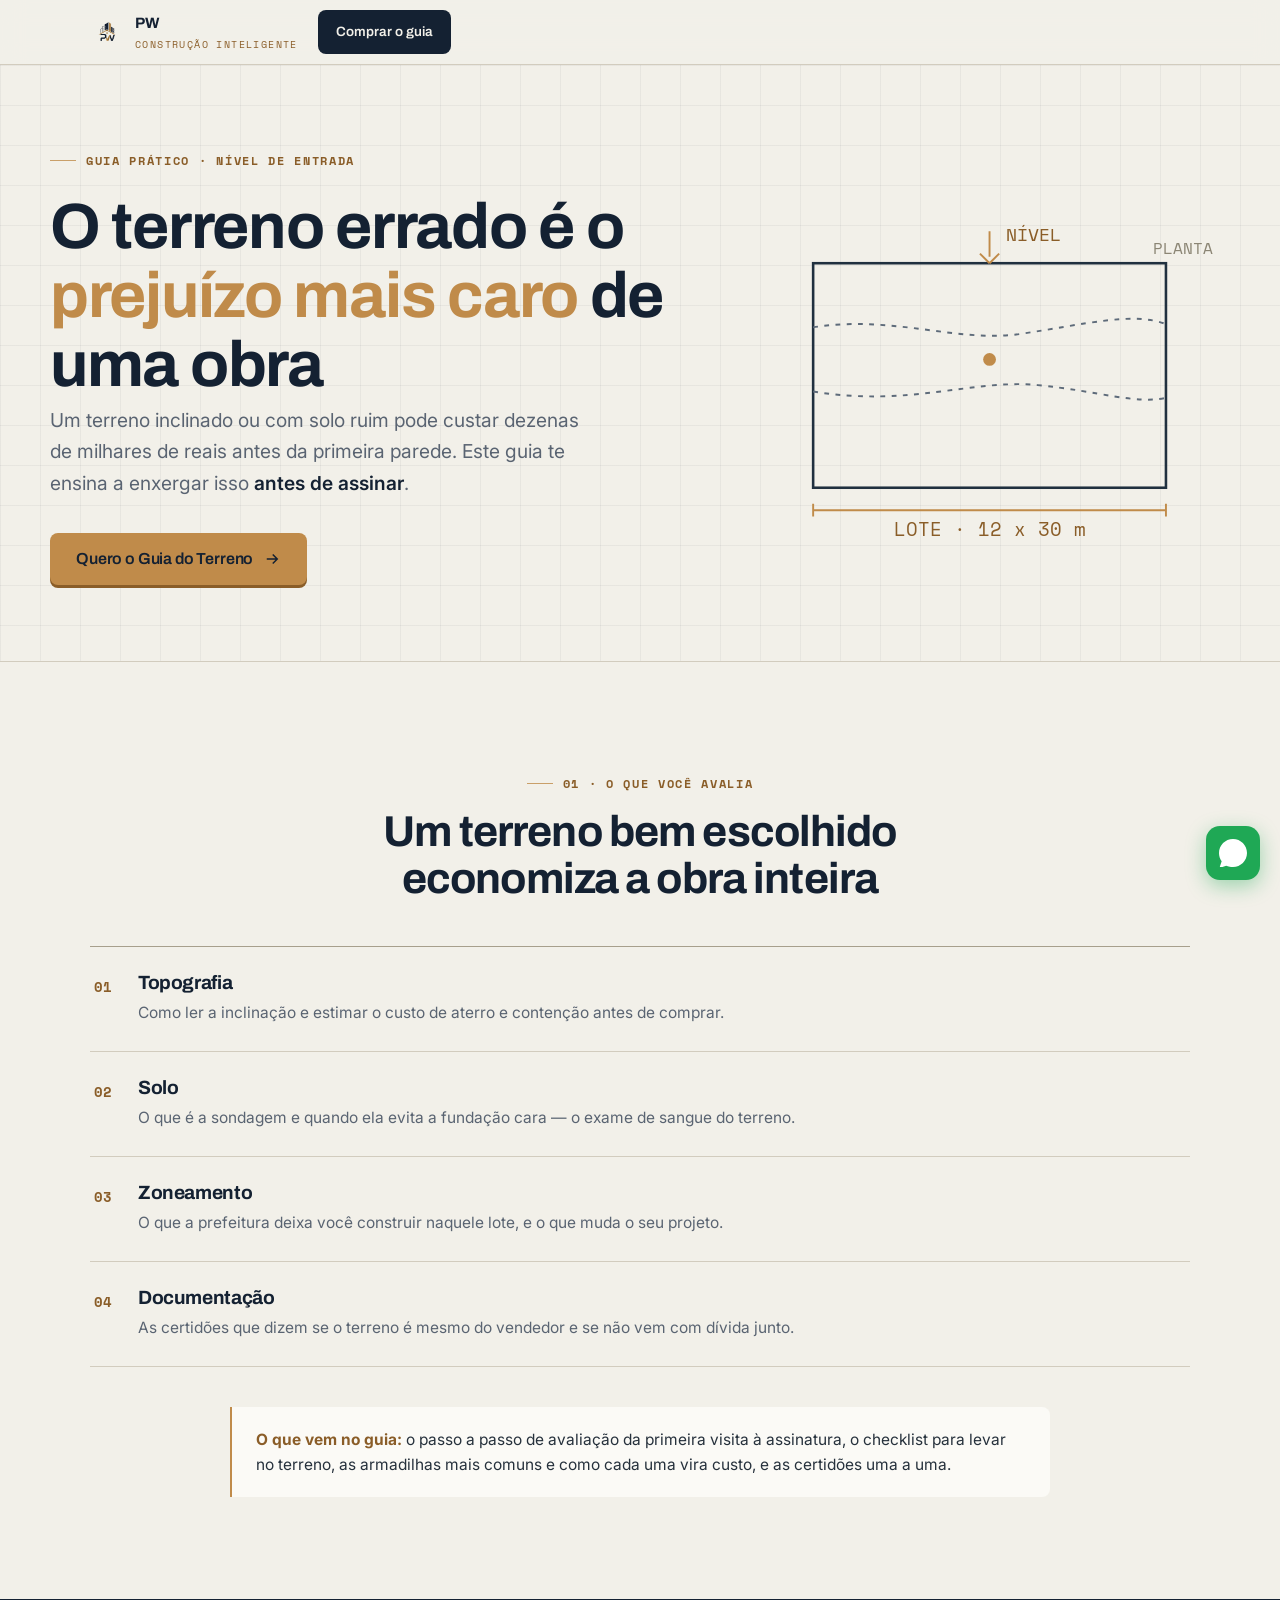
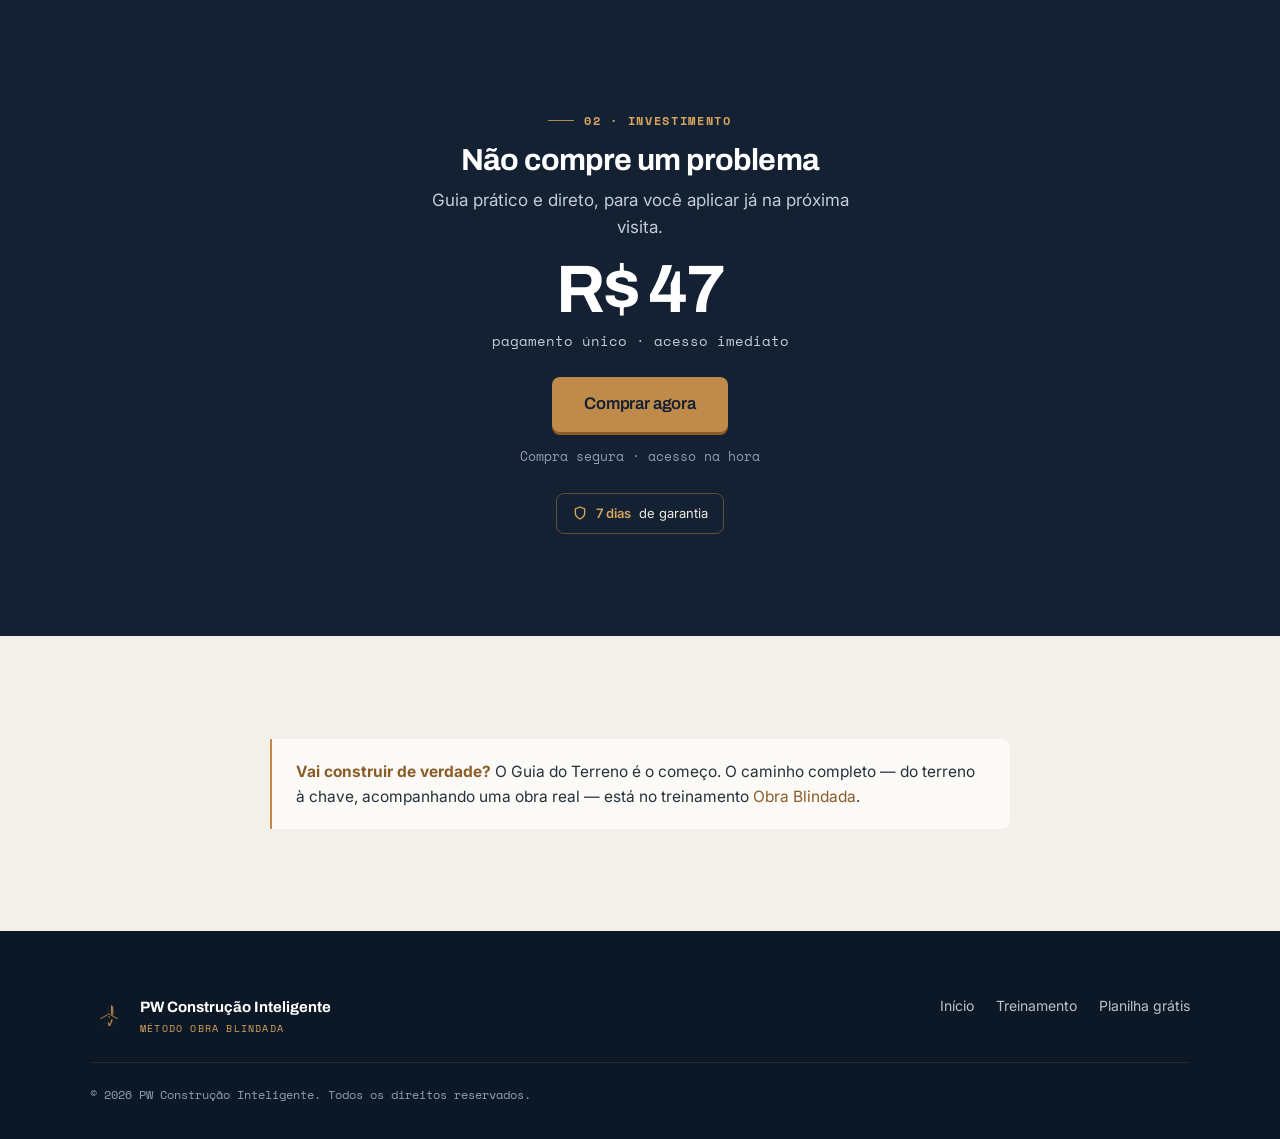
<file: guia-terreno.html>
<!DOCTYPE html>
<html lang="pt-BR">
<head>
<!-- Google Tag Manager -->
<script>if("__GTM_ID__".indexOf("GTM-")===0){(function(w,d,s,l,i){w[l]=w[l]||[];w[l].push({'gtm.start':new Date().getTime(),event:'gtm.js'});var f=d.getElementsByTagName(s)[0],j=d.createElement(s),dl=l!='dataLayer'?'&l='+l:'';j.async=true;j.src='https://www.googletagmanager.com/gtm.js?id='+i+dl;f.parentNode.insertBefore(j,f);})(window,document,'script','dataLayer','__GTM_ID__');}</script>
<!-- End Google Tag Manager -->
<meta charset="UTF-8" />
<meta name="viewport" content="width=device-width, initial-scale=1" />
<meta name="robots" content="noindex, nofollow, noarchive, nosnippet" />
<meta name="googlebot" content="noindex, nofollow" />
<title>Guia do Terreno — não compre um problema | PW Construção Inteligente</title>
<meta name="description" content="Como avaliar um terreno antes de assinar: topografia, solo, documentação e as armadilhas que custam caro na fundação." />
<link rel="icon" type="image/png" href="logo.png" />
<link rel="preconnect" href="https://fonts.googleapis.com" />
<link rel="preconnect" href="https://fonts.gstatic.com" crossorigin />
<link href="https://fonts.googleapis.com/css2?family=Archivo:wght@500;600;700;800&family=Inter:wght@400;500;600&family=Space+Mono:wght@400;700&display=swap" rel="stylesheet" />
<link rel="stylesheet" href="pw-ui.css" />
<script type="application/ld+json">{"@context": "https://schema.org", "@type": "Organization", "name": "PW Construção Inteligente", "alternateName": "Método Obra Blindada", "url": "https://leonardoportoc.github.io/pw-obra-blindada/", "logo": "logo.png", "sameAs": ["https://instagram.com/pwconstrucaointeligente"]}</script>
<script type="application/ld+json">{"@context": "https://schema.org", "@type": "Product", "name": "Guia do Terreno", "description": "Como avaliar um terreno antes de assinar: topografia, solo, documentação.", "brand": {"@type": "Brand", "name": "PW Construção Inteligente"}, "offers": {"@type": "Offer", "price": "47", "priceCurrency": "BRL"}}</script>
</head>
<body data-page="guia-terreno" data-track-view data-item="Guia do Terreno" data-value="47">
<!-- Google Tag Manager (noscript) -->
<noscript><iframe src="https://www.googletagmanager.com/ns.html?id=__GTM_ID__" height="0" width="0" style="display:none;visibility:hidden" title="gtm"></iframe></noscript>


<header class="hdr">
  <div class="wrap hdr-in">
    <a href="bio.html" class="hdr-logo"><img src="logo.png" alt="PW" /><b>PW<span>Construção Inteligente</span></b></a>
    <a href="#oferta" class="hdr-cta">Comprar o guia</a>
    <button class="hdr-burger" id="burger" aria-label="Menu"><span></span><span></span><span></span></button>
  </div>
</header>

<section class="hero">
  <div class="blueprint-grid"></div>
  <div class="wrap hero-grid">
    <div>
      <span class="sheet-tag reveal">Guia prático · nível de entrada</span>
      <h1 class="reveal">O terreno errado é o <span class="u">prejuízo mais caro</span> de uma obra</h1>
      <p class="lead reveal">Um terreno inclinado ou com solo ruim pode custar dezenas de milhares de reais antes da primeira parede. Este guia te ensina a enxergar isso <strong style="color:var(--ink)">antes de assinar</strong>.</p>
      <div class="ctas reveal"><a href="#oferta" class="btn btn--primary">Quero o Guia do Terreno
        <svg viewBox="0 0 24 24" fill="none" stroke="currentColor" stroke-width="2"><path d="M5 12h14M13 6l6 6-6 6"/></svg></a></div>
    </div>
    <div class="hero-art reveal" aria-hidden="true">
      <svg viewBox="0 0 300 240" fill="none" stroke="#5E6B7A" stroke-width="1.2">
        <!-- lote / topografia -->
        <rect x="40" y="60" width="220" height="140" stroke="#20303F" stroke-width="1.6"/>
        <path d="M40 100c50-8 90 10 130 4s70-14 90-6M40 140c60 10 100-8 140-4s60 12 80 8" stroke="#5E6B7A" stroke-dasharray="3 4"/>
        <!-- marcador de nível -->
        <circle cx="150" cy="120" r="4" fill="#C08B4A" stroke="none"/>
        <path d="M150 40v16M150 60l-6-6M150 60l6-6" stroke="#C08B4A"/>
        <text x="160" y="46" fill="#8A5D28" stroke="none" font-family="'Space Mono',monospace" font-size="11">NÍVEL</text>
        <!-- cotas -->
        <path d="M40 214h220M40 210v8M260 210v8" stroke="#C08B4A"/>
        <text x="150" y="230" text-anchor="middle" fill="#8A5D28" stroke="none" font-family="'Space Mono',monospace" font-size="12">LOTE · 12 x 30 m</text>
        <text x="252" y="54" fill="#8B8574" stroke="none" font-family="'Space Mono',monospace" font-size="10">PLANTA</text>
      </svg>
    </div>
  </div>
</section>

<section class="sheet">
  <div class="wrap">
    <div class="sheet-head center"><span class="sheet-tag reveal" style="justify-content:center">01 · O que você avalia</span><h2 class="reveal">Um terreno bem escolhido economiza a obra inteira</h2></div>
    <div class="rows reveal">
      <div class="rowitem"><span class="idx">01</span><div><h4>Topografia</h4><p>Como ler a inclinação e estimar o custo de aterro e contenção antes de comprar.</p></div></div>
      <div class="rowitem"><span class="idx">02</span><div><h4>Solo</h4><p>O que é a sondagem e quando ela evita a fundação cara — o exame de sangue do terreno.</p></div></div>
      <div class="rowitem"><span class="idx">03</span><div><h4>Zoneamento</h4><p>O que a prefeitura deixa você construir naquele lote, e o que muda o seu projeto.</p></div></div>
      <div class="rowitem"><span class="idx">04</span><div><h4>Documentação</h4><p>As certidões que dizem se o terreno é mesmo do vendedor e se não vem com dívida junto.</p></div></div>
    </div>
    <div class="col reveal" style="margin-top:40px;padding:0">
      <div class="note"><b>O que vem no guia:</b> o passo a passo de avaliação da primeira visita à assinatura, o checklist para levar no terreno, as armadilhas mais comuns e como cada uma vira custo, e as certidões uma a uma.</div>
    </div>
  </div>
</section>

<section class="sheet ink" id="oferta">
  <div class="blueprint-grid" style="position:absolute;inset:0;opacity:.5"></div>
  <div class="wrap" style="position:relative">
    <div class="offer reveal" style="max-width:640px;margin:0 auto;background:transparent;padding:0">
      <div class="in" style="text-align:center">
        <span class="sheet-tag on-ink" style="justify-content:center">02 · Investimento</span>
        <h2>Não compre um problema</h2>
        <p style="color:#C4CCD8;max-width:460px;margin:10px auto 0">Guia prático e direto, para você aplicar já na próxima visita.</p>
        <div class="priceblock"><span class="big">R$ 47</span><span class="cond">pagamento único · acesso imediato</span></div>
        <div style="margin-top:20px"><a href="#" data-ev="begin_checkout" data-item="Guia do Terreno" data-value="47" class="btn btn--primary btn--lg">Comprar agora</a></div>
        <div class="mini-note">Compra segura · acesso na hora</div>
        <div class="badges"><span class="badge"><svg viewBox="0 0 24 24" fill="none" stroke="currentColor" stroke-width="2"><path d="M12 3l7 3v6c0 4-3 7-7 9-4-2-7-5-7-9V6l7-3z"/></svg><b>7 dias</b> de garantia</span></div>
      </div>
    </div>
  </div>
</section>

<section class="sheet">
  <div class="col">
    <div class="note"><b>Vai construir de verdade?</b> O Guia do Terreno é o começo. O caminho completo — do terreno à chave, acompanhando uma obra real — está no treinamento <a href="obra-blindada.html">Obra Blindada</a>.</div>
  </div>
</section>

<footer class="ft">
  <div class="wrap">
    <div class="ft-top">
      <div class="ft-brand"><img src="logo.png" alt="PW" /><b>PW Construção Inteligente<span>Método Obra Blindada</span></b></div>
      <div class="ft-links"><a href="bio.html">Início</a><a href="obra-blindada.html">Treinamento</a><a href="planilha.html">Planilha grátis</a></div>
    </div>
    <div class="ft-legal"><p>© 2026 PW Construção Inteligente. Todos os direitos reservados.</p></div>
  </div>
</footer>

<a href="#" data-ev="contact" class="wa" aria-label="WhatsApp"><svg viewBox="0 0 24 24" fill="currentColor"><path d="M17.47 14.38c-.3-.15-1.76-.87-2.03-.97-.27-.1-.47-.15-.67.15-.2.3-.77.97-.94 1.16-.17.2-.35.22-.64.08-.3-.15-1.26-.47-2.4-1.48-.88-.79-1.48-1.76-1.65-2.06-.17-.3-.02-.46.13-.6.13-.14.3-.35.44-.52.15-.18.2-.3.3-.5.1-.2.05-.37-.02-.52-.08-.15-.67-1.61-.92-2.2-.24-.58-.49-.5-.67-.51h-.57c-.2 0-.52.07-.79.37-.27.3-1.04 1.02-1.04 2.48s1.07 2.88 1.21 3.07c.15.2 2.1 3.2 5.08 4.49.71.3 1.26.49 1.69.62.71.23 1.36.2 1.87.12.57-.09 1.76-.72 2-1.41.25-.7.25-1.29.18-1.41-.08-.13-.27-.2-.57-.35z"/><path d="M12 0C5.37 0 0 5.37 0 12c0 2.63.85 5.06 2.28 7.03L.79 23.49a.75.75 0 00.92.92l4.46-1.49A11.94 11.94 0 0012 24c6.63 0 12-5.37 12-12S18.63 0 12 0z"/></svg></a>

<script src="pw-ui.js"></script>
<script src="pw-track.js"></script>
</body>
</html>
</file>
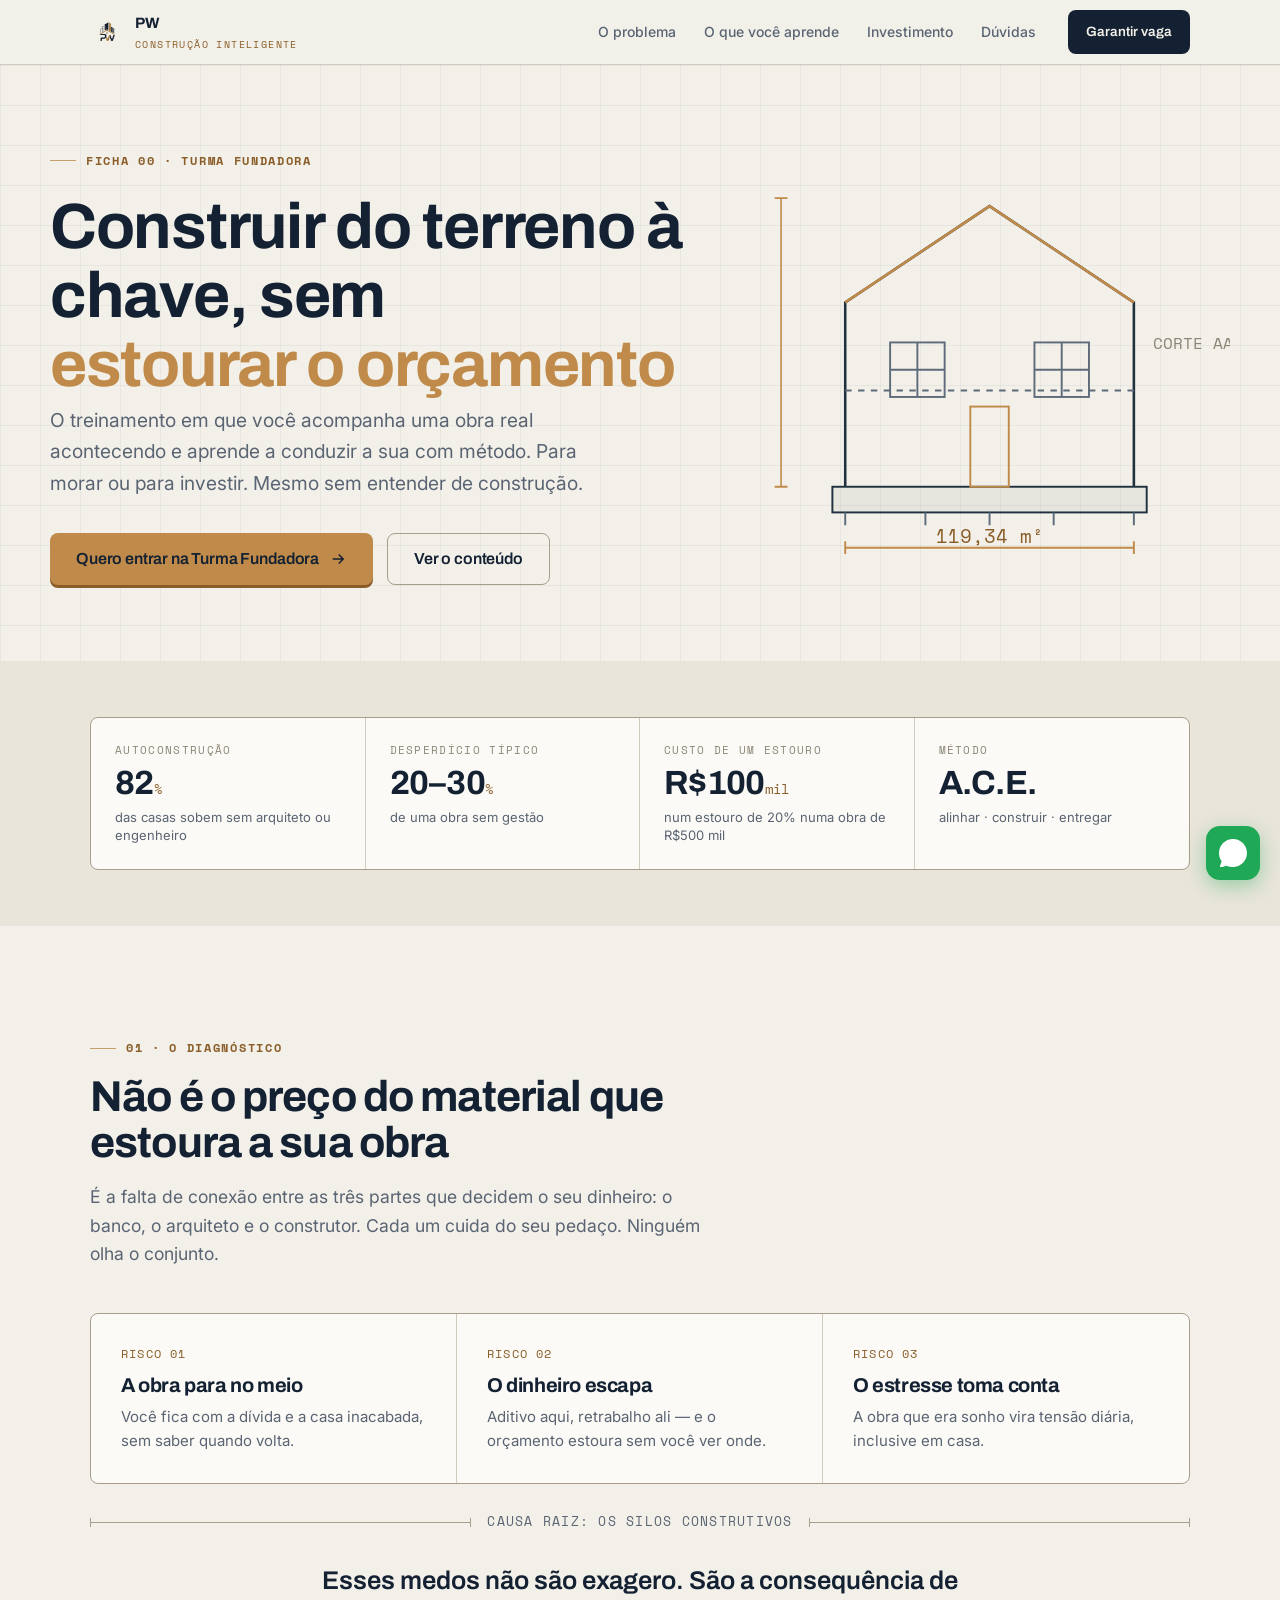
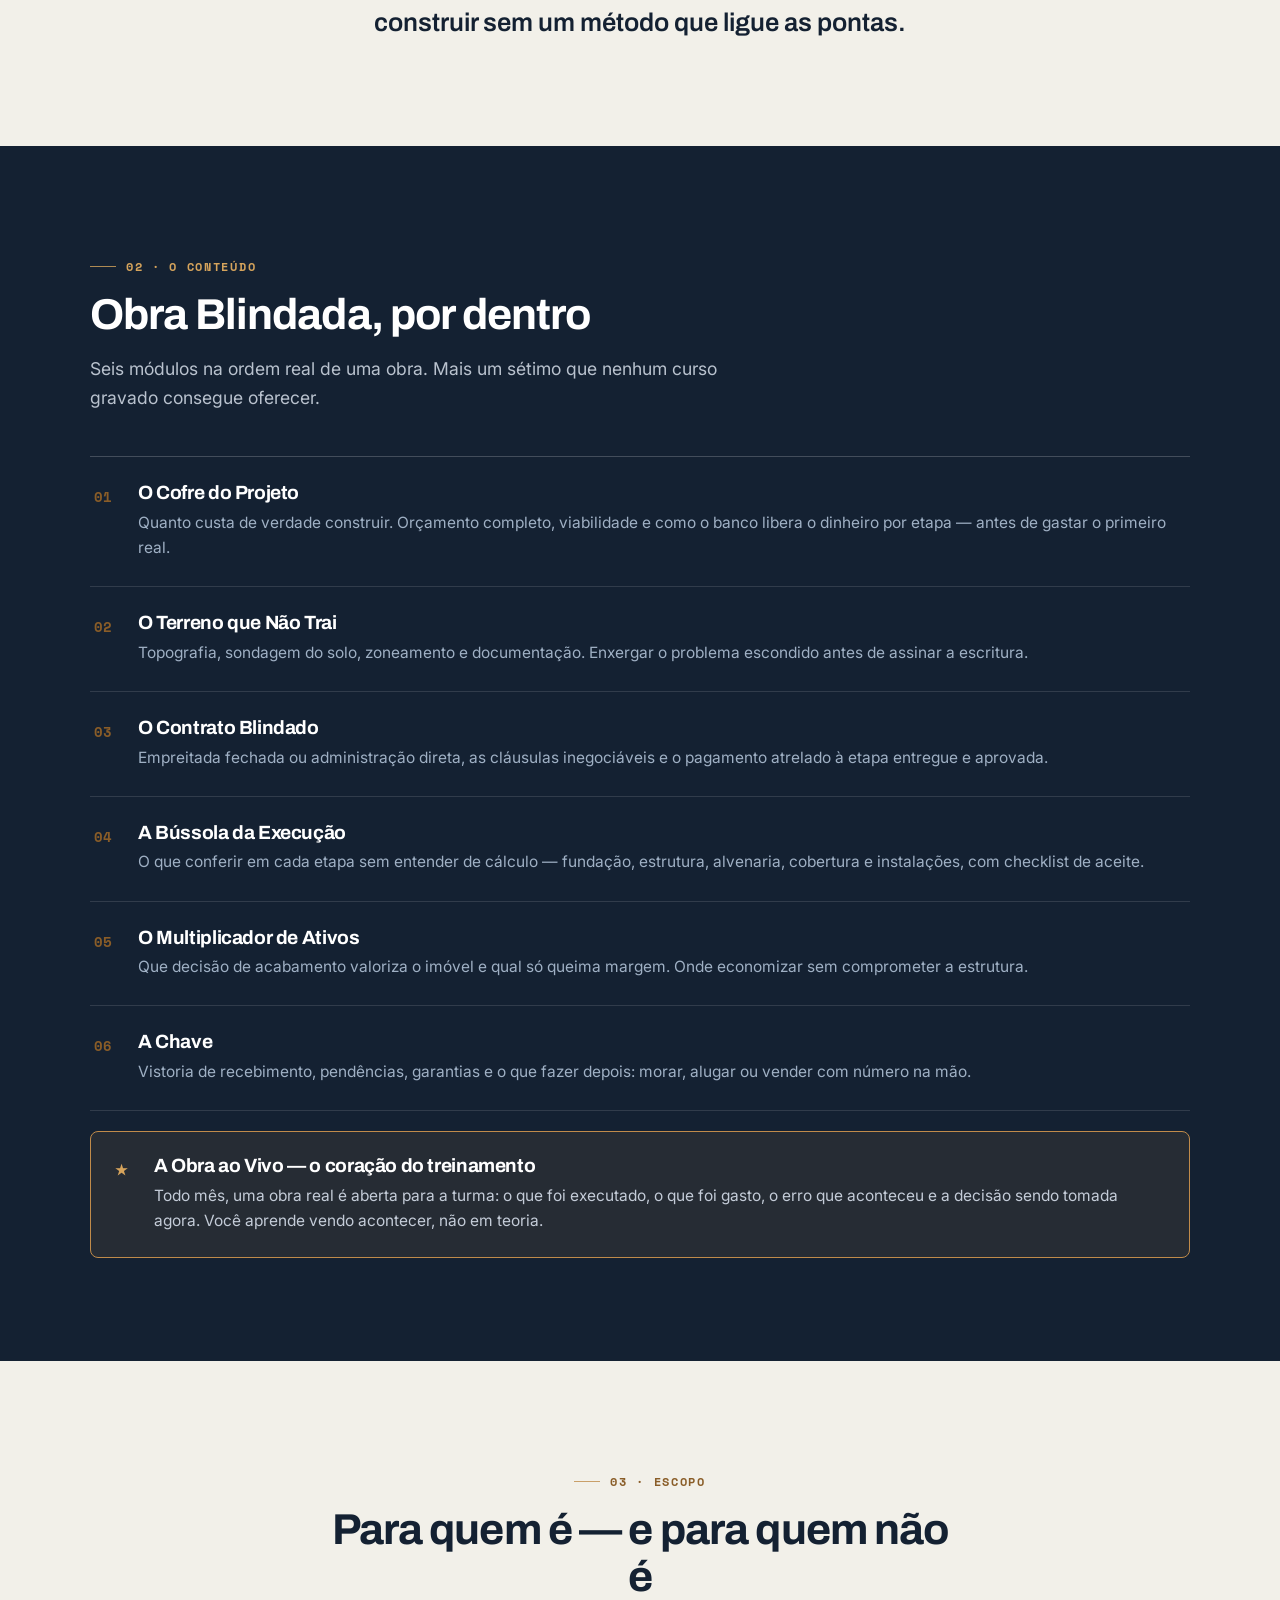
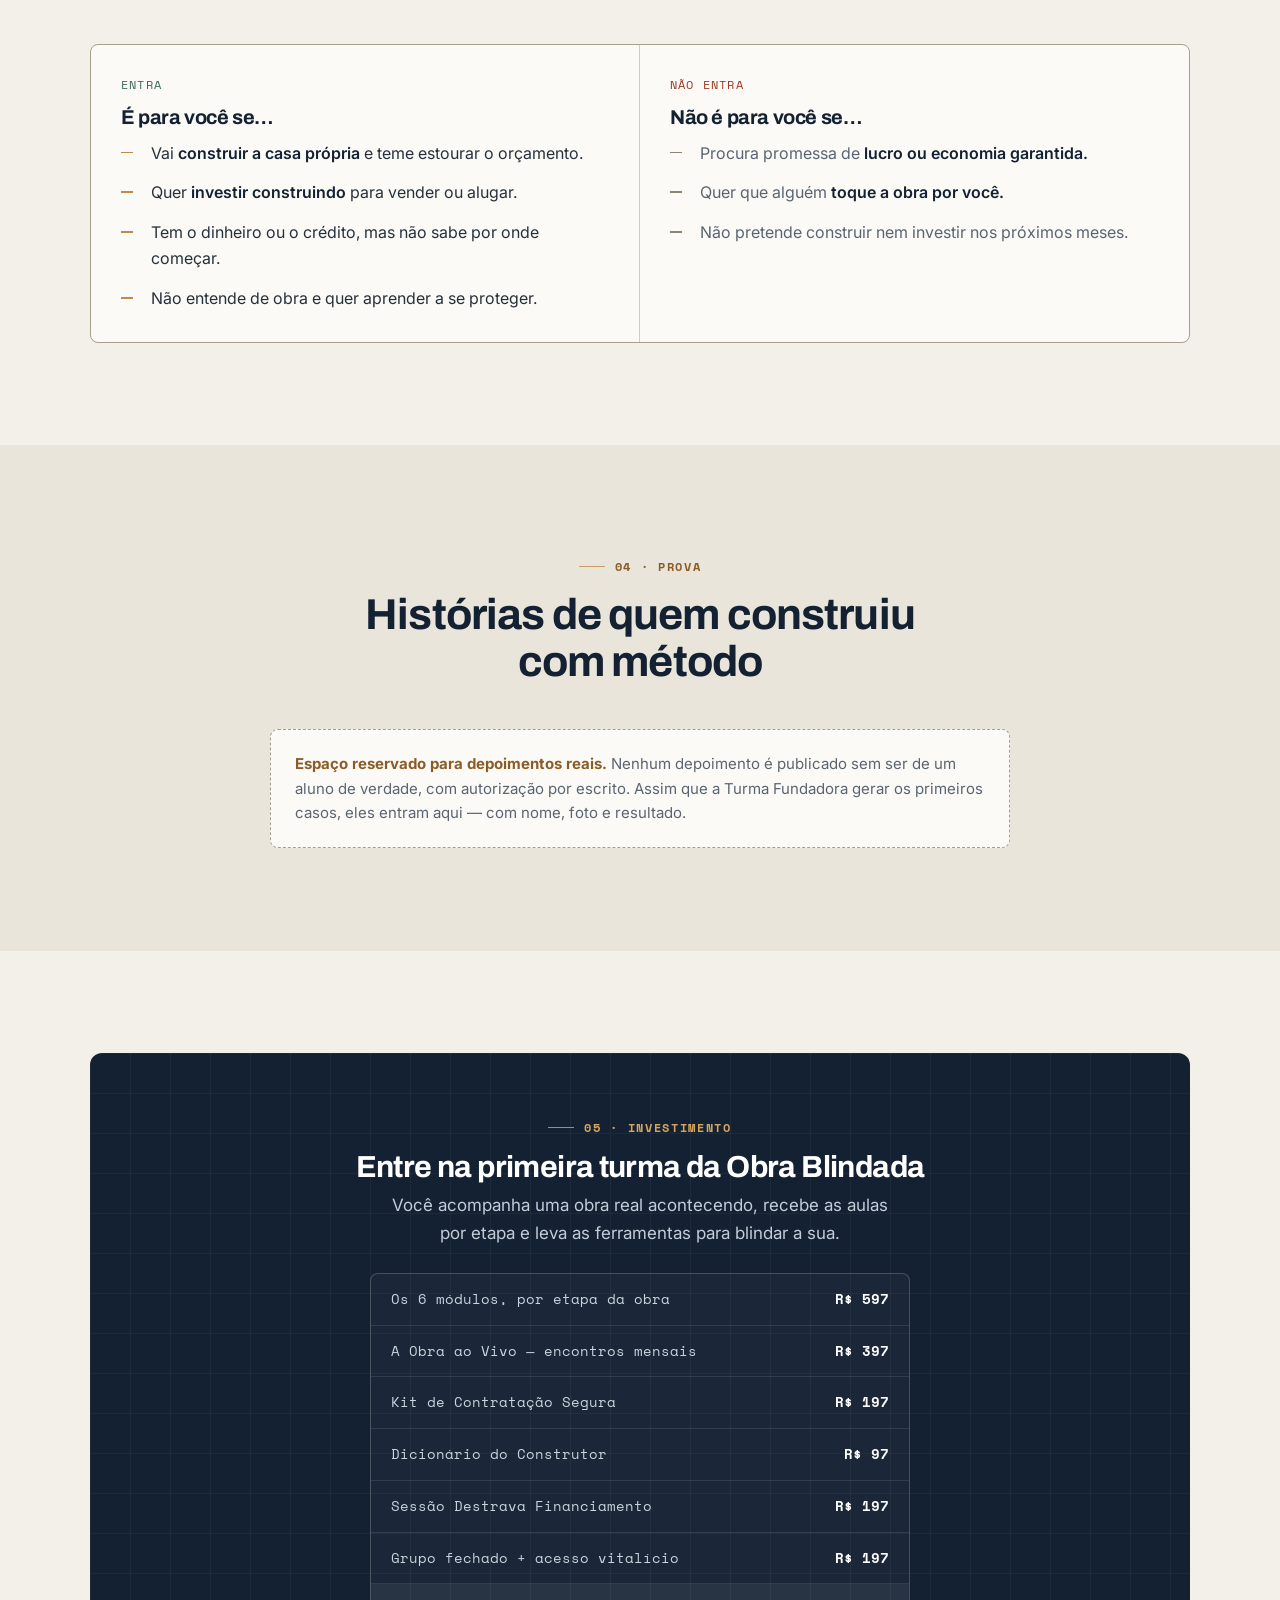
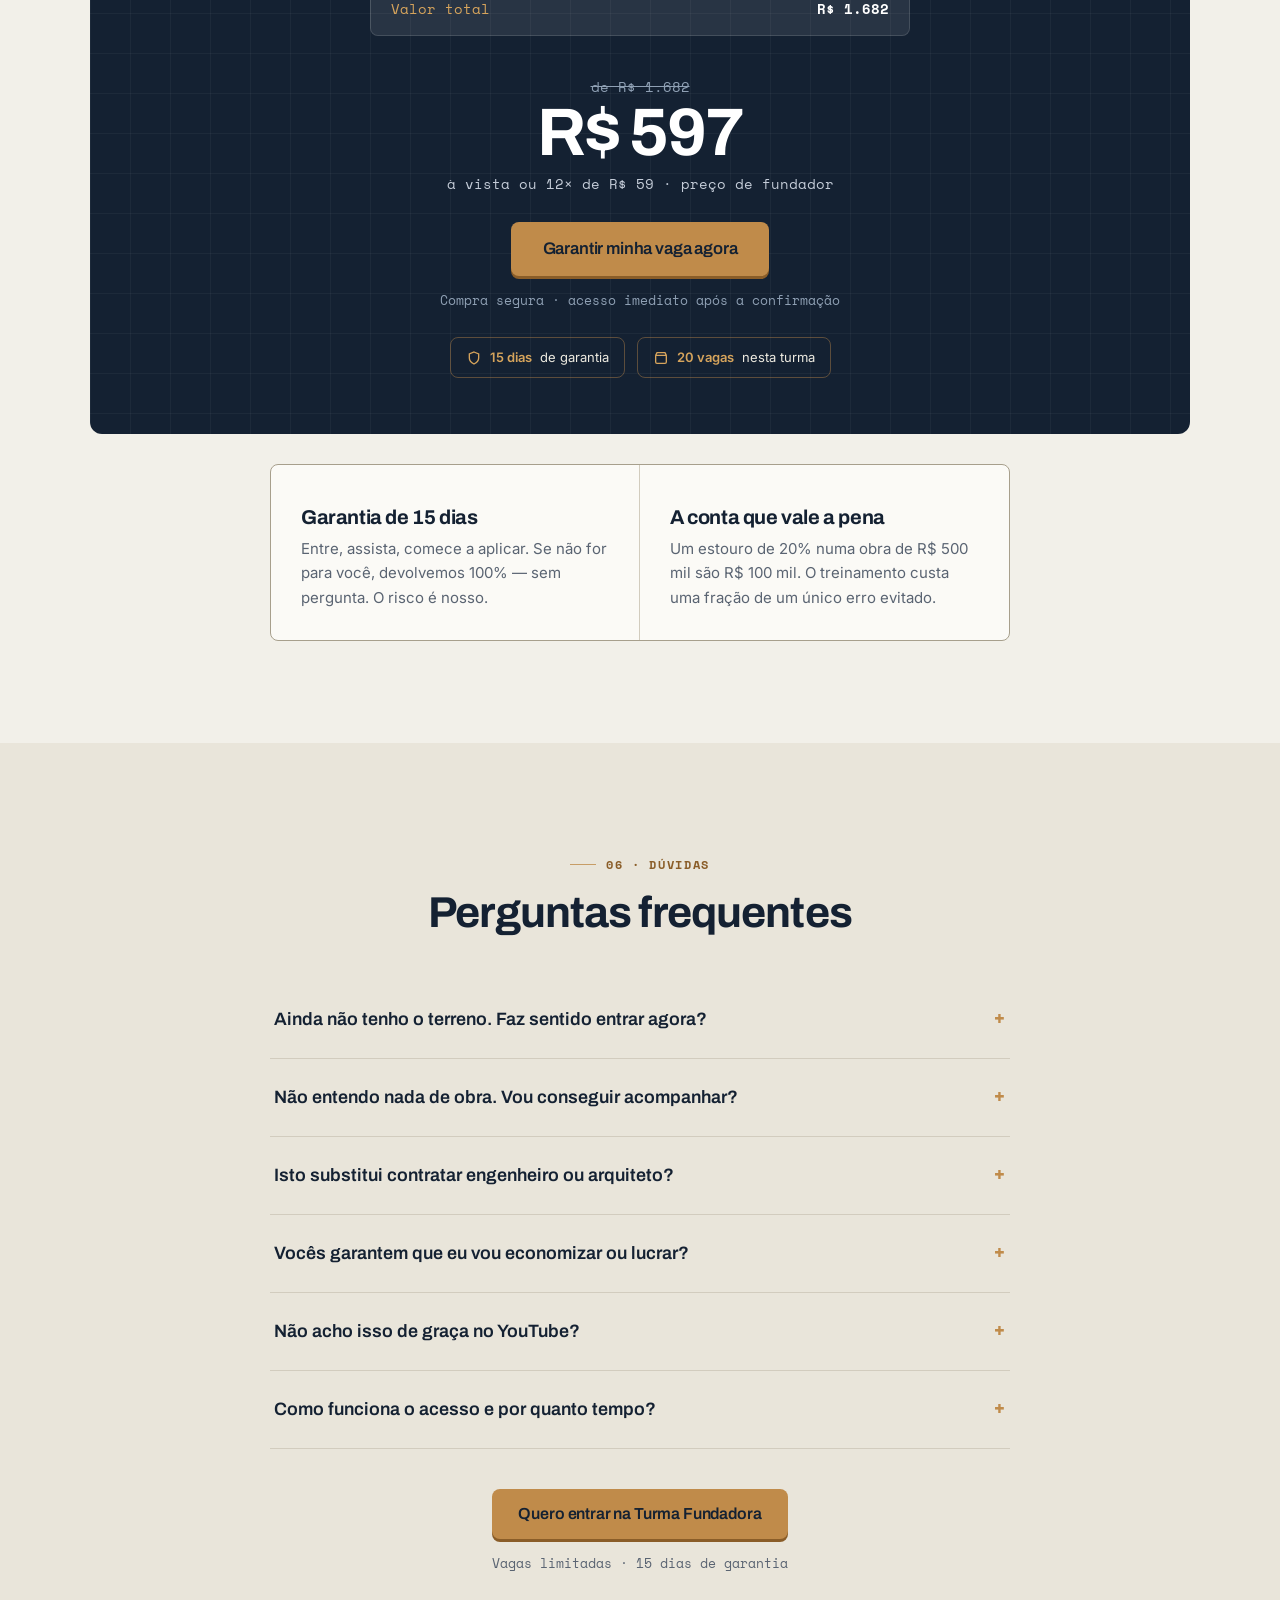
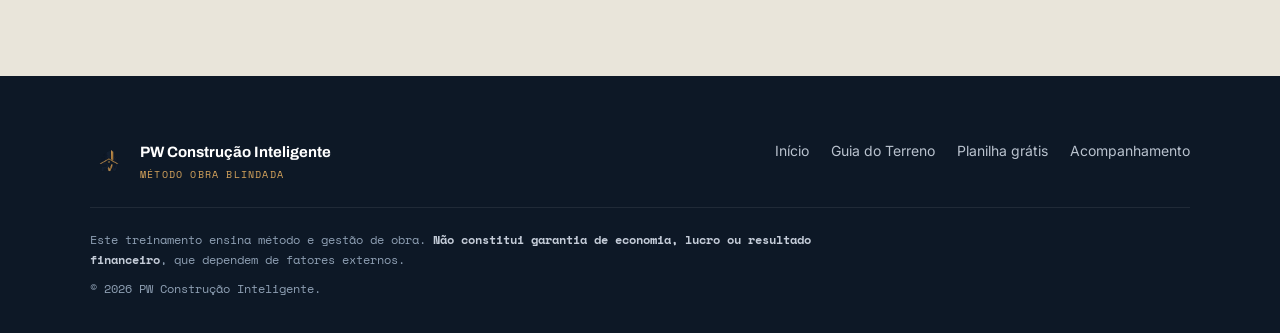
<file: obra-blindada.html>
<!DOCTYPE html>
<html lang="pt-BR">
<head>
<!-- Google Tag Manager -->
<script>if("__GTM_ID__".indexOf("GTM-")===0){(function(w,d,s,l,i){w[l]=w[l]||[];w[l].push({'gtm.start':new Date().getTime(),event:'gtm.js'});var f=d.getElementsByTagName(s)[0],j=d.createElement(s),dl=l!='dataLayer'?'&l='+l:'';j.async=true;j.src='https://www.googletagmanager.com/gtm.js?id='+i+dl;f.parentNode.insertBefore(j,f);})(window,document,'script','dataLayer','__GTM_ID__');}</script>
<!-- End Google Tag Manager -->
<meta charset="UTF-8" />
<meta name="viewport" content="width=device-width, initial-scale=1" />
<meta name="robots" content="noindex, nofollow, noarchive, nosnippet" />
<meta name="googlebot" content="noindex, nofollow" />
<title>Obra Blindada — construa sem estourar o orçamento | PW Construção Inteligente</title>
<meta name="description" content="O treinamento que ensina a construir a casa própria ou um imóvel de investimento sem estourar o orçamento, do terreno à chave, acompanhando uma obra real." />
<link rel="icon" type="image/png" href="logo.png" />
<link rel="preconnect" href="https://fonts.googleapis.com" />
<link rel="preconnect" href="https://fonts.gstatic.com" crossorigin />
<link href="https://fonts.googleapis.com/css2?family=Archivo:wght@500;600;700;800&family=Inter:wght@400;500;600&family=Space+Mono:wght@400;700&display=swap" rel="stylesheet" />
<link rel="stylesheet" href="pw-ui.css" />
<script type="application/ld+json">{"@context": "https://schema.org", "@type": "Organization", "name": "PW Construção Inteligente", "alternateName": "Método Obra Blindada", "url": "https://leonardoportoc.github.io/pw-obra-blindada/", "logo": "logo.png", "sameAs": ["https://instagram.com/pwconstrucaointeligente"]}</script>
<script type="application/ld+json">{"@context": "https://schema.org", "@type": "Course", "name": "Obra Blindada", "description": "Treinamento para construir a casa própria ou investir construindo sem estourar o orçamento, do terreno à chave, acompanhando uma obra real.", "provider": {"@type": "Organization", "name": "PW Construção Inteligente"}, "offers": {"@type": "Offer", "price": "597", "priceCurrency": "BRL", "availability": "https://schema.org/LimitedAvailability"}}</script>
<script type="application/ld+json">{"@context": "https://schema.org", "@type": "FAQPage", "mainEntity": [{"@type": "Question", "name": "Ainda não tenho o terreno. Faz sentido entrar agora?", "acceptedAnswer": {"@type": "Answer", "text": "Faz — e é o melhor momento. Você aprende a escolher o terreno certo e a montar o orçamento antes de gastar o primeiro real."}}, {"@type": "Question", "name": "Não entendo nada de obra. Vou conseguir acompanhar?", "acceptedAnswer": {"@type": "Answer", "text": "Sim. É feito para o dono leigo, não para engenheiro. Cada termo técnico é traduzido."}}, {"@type": "Question", "name": "Vocês garantem que eu vou economizar ou lucrar?", "acceptedAnswer": {"@type": "Answer", "text": "Não prometemos número de economia nem de lucro. Entregamos método e previsibilidade."}}]}</script>
</head>
<body data-page="obra-blindada" data-track-view data-item="Obra Blindada" data-value="597">
<!-- Google Tag Manager (noscript) -->
<noscript><iframe src="https://www.googletagmanager.com/ns.html?id=__GTM_ID__" height="0" width="0" style="display:none;visibility:hidden" title="gtm"></iframe></noscript>


<header class="hdr">
  <div class="wrap hdr-in">
    <a href="bio.html" class="hdr-logo"><img src="logo.png" alt="PW" /><b>PW<span>Construção Inteligente</span></b></a>
    <nav class="hdr-nav" id="nav">
      <a href="#problema">O problema</a><a href="#conteudo">O que você aprende</a><a href="#oferta">Investimento</a><a href="#faq">Dúvidas</a>
    </nav>
    <a href="#oferta" class="hdr-cta">Garantir vaga</a>
    <button class="hdr-burger" id="burger" aria-label="Menu"><span></span><span></span><span></span></button>
  </div>
</header>

<!-- HERO -->
<section class="hero">
  <div class="blueprint-grid"></div>
  <div class="wrap hero-grid">
    <div>
      <span class="sheet-tag reveal">Ficha 00 · Turma Fundadora</span>
      <h1 class="reveal">Construir do terreno à chave, sem <span class="u">estourar o orçamento</span></h1>
      <p class="lead reveal">O treinamento em que você acompanha uma obra real acontecendo e aprende a conduzir a sua com método. Para morar ou para investir. Mesmo sem entender de construção.</p>
      <div class="ctas reveal">
        <a href="#oferta" class="btn btn--primary">Quero entrar na Turma Fundadora
          <svg viewBox="0 0 24 24" fill="none" stroke="currentColor" stroke-width="2"><path d="M5 12h14M13 6l6 6-6 6"/></svg></a>
        <a href="#conteudo" class="btn btn--ghost">Ver o conteúdo</a>
      </div>
    </div>
    <div class="hero-art reveal" aria-hidden="true">
      <svg viewBox="0 0 300 260" fill="none" stroke="#5E6B7A" stroke-width="1.2">
        <!-- grade de cota lateral -->
        <line x1="20" y1="30" x2="20" y2="210" stroke="#C08B4A" stroke-width="1"/>
        <path d="M16 30h8M16 210h8" stroke="#C08B4A"/>
        <!-- corpo da casa -->
        <path d="M60 210V95l90-60 90 60v115" stroke="#20303F" stroke-width="1.6"/>
        <path d="M60 95l90-60 90 60" stroke="#C08B4A" stroke-width="1.6"/>
        <!-- laje / piso -->
        <line x1="60" y1="150" x2="240" y2="150" stroke-dasharray="4 4"/>
        <!-- fundação -->
        <rect x="52" y="210" width="196" height="16" fill="#20303F" fill-opacity=".06" stroke="#20303F"/>
        <path d="M60 226v8M110 226v8M150 226v8M190 226v8M240 226v8"/>
        <!-- aberturas -->
        <rect x="88" y="120" width="34" height="34"/>
        <rect x="178" y="120" width="34" height="34"/>
        <path d="M105 120v34M88 137h34M195 120v34M178 137h34"/>
        <rect x="138" y="160" width="24" height="50" stroke="#C08B4A"/>
        <!-- linha de cota inferior -->
        <line x1="60" y1="248" x2="240" y2="248" stroke="#C08B4A"/>
        <path d="M60 244v8M240 244v8" stroke="#C08B4A"/>
        <text x="150" y="245" text-anchor="middle" fill="#8A5D28" stroke="none" font-family="'Space Mono',monospace" font-size="12">119,34 m²</text>
        <text x="252" y="124" fill="#8B8574" stroke="none" font-family="'Space Mono',monospace" font-size="10">CORTE AA</text>
      </svg>
    </div>
  </div>
</section>

<!-- TITLEBLOCK -->
<section class="sheet paper2" style="padding-top:0;padding-bottom:0;transform:translateY(-1px)">
  <div class="wrap" style="padding-top:clamp(40px,5vw,56px);padding-bottom:clamp(40px,5vw,56px)">
    <div class="titleblock reveal">
      <div class="cell"><div class="k">Autoconstrução</div><div class="v">82<small>%</small></div><div class="d">das casas sobem sem arquiteto ou engenheiro</div></div>
      <div class="cell"><div class="k">Desperdício típico</div><div class="v">20–30<small>%</small></div><div class="d">de uma obra sem gestão</div></div>
      <div class="cell"><div class="k">Custo de um estouro</div><div class="v">R$100<small>mil</small></div><div class="d">num estouro de 20% numa obra de R$500 mil</div></div>
      <div class="cell"><div class="k">Método</div><div class="v">A.C.E.</div><div class="d">alinhar · construir · entregar</div></div>
    </div>
  </div>
</section>

<!-- PROBLEMA -->
<section class="sheet" id="problema">
  <div class="wrap">
    <div class="sheet-head">
      <span class="sheet-tag reveal">01 · O diagnóstico</span>
      <h2 class="reveal">Não é o preço do material que estoura a sua obra</h2>
      <p class="reveal">É a falta de conexão entre as três partes que decidem o seu dinheiro: o banco, o arquiteto e o construtor. Cada um cuida do seu pedaço. Ninguém olha o conjunto.</p>
    </div>
    <div class="tri reveal">
      <div class="t"><div class="n">Risco 01</div><h3>A obra para no meio</h3><p>Você fica com a dívida e a casa inacabada, sem saber quando volta.</p></div>
      <div class="t"><div class="n">Risco 02</div><h3>O dinheiro escapa</h3><p>Aditivo aqui, retrabalho ali — e o orçamento estoura sem você ver onde.</p></div>
      <div class="t"><div class="n">Risco 03</div><h3>O estresse toma conta</h3><p>A obra que era sonho vira tensão diária, inclusive em casa.</p></div>
    </div>
    <div class="dim reveal"><span class="rule"></span><span class="val">Causa raiz: os silos construtivos</span><span class="rule"></span></div>
    <p class="reveal" style="text-align:center;font-family:'Archivo';font-weight:600;font-size:clamp(1.2rem,2.6vw,1.6rem);color:var(--ink);max-width:680px;margin:0 auto">Esses medos não são exagero. São a consequência de construir sem um método que ligue as pontas.</p>
  </div>
</section>

<!-- CONTEÚDO -->
<section class="sheet ink" id="conteudo">
  <div class="blueprint-grid" style="position:absolute;inset:0;opacity:.5"></div>
  <div class="wrap" style="position:relative">
    <div class="sheet-head">
      <span class="sheet-tag on-ink reveal">02 · O conteúdo</span>
      <h2 class="reveal">Obra Blindada, por dentro</h2>
      <p class="reveal">Seis módulos na ordem real de uma obra. Mais um sétimo que nenhum curso gravado consegue oferecer.</p>
    </div>
    <div class="rows reveal" style="border-top-color:rgba(255,255,255,.2)">
      <div class="rowitem" style="border-color:rgba(255,255,255,.12)"><span class="idx">01</span><div><h4 style="color:#fff">O Cofre do Projeto</h4><p style="color:#9FB0C4">Quanto custa de verdade construir. Orçamento completo, viabilidade e como o banco libera o dinheiro por etapa — antes de gastar o primeiro real.</p></div></div>
      <div class="rowitem" style="border-color:rgba(255,255,255,.12)"><span class="idx">02</span><div><h4 style="color:#fff">O Terreno que Não Trai</h4><p style="color:#9FB0C4">Topografia, sondagem do solo, zoneamento e documentação. Enxergar o problema escondido antes de assinar a escritura.</p></div></div>
      <div class="rowitem" style="border-color:rgba(255,255,255,.12)"><span class="idx">03</span><div><h4 style="color:#fff">O Contrato Blindado</h4><p style="color:#9FB0C4">Empreitada fechada ou administração direta, as cláusulas inegociáveis e o pagamento atrelado à etapa entregue e aprovada.</p></div></div>
      <div class="rowitem" style="border-color:rgba(255,255,255,.12)"><span class="idx">04</span><div><h4 style="color:#fff">A Bússola da Execução</h4><p style="color:#9FB0C4">O que conferir em cada etapa sem entender de cálculo — fundação, estrutura, alvenaria, cobertura e instalações, com checklist de aceite.</p></div></div>
      <div class="rowitem" style="border-color:rgba(255,255,255,.12)"><span class="idx">05</span><div><h4 style="color:#fff">O Multiplicador de Ativos</h4><p style="color:#9FB0C4">Que decisão de acabamento valoriza o imóvel e qual só queima margem. Onde economizar sem comprometer a estrutura.</p></div></div>
      <div class="rowitem" style="border-color:rgba(255,255,255,.12)"><span class="idx">06</span><div><h4 style="color:#fff">A Chave</h4><p style="color:#9FB0C4">Vistoria de recebimento, pendências, garantias e o que fazer depois: morar, alugar ou vender com número na mão.</p></div></div>
    </div>
    <div class="rowitem star reveal" style="margin-top:20px;background:rgba(192,139,74,.1)"><span class="idx" style="color:var(--gold-lt)">★</span><div><h4 style="color:#fff">A Obra ao Vivo — o coração do treinamento</h4><p style="color:#C4CCD8">Todo mês, uma obra real é aberta para a turma: o que foi executado, o que foi gasto, o erro que aconteceu e a decisão sendo tomada agora. Você aprende vendo acontecer, não em teoria.</p></div></div>
  </div>
</section>

<!-- PARA QUEM -->
<section class="sheet">
  <div class="wrap">
    <div class="sheet-head center"><span class="sheet-tag reveal" style="justify-content:center">03 · Escopo</span><h2 class="reveal">Para quem é — e para quem não é</h2></div>
    <div class="tri reveal" style="grid-template-columns:1fr 1fr">
      <div class="t"><div class="n" style="color:var(--ok)">Entra</div><h3>É para você se…</h3>
        <ul class="spec" style="margin-top:12px">
          <li>Vai <strong>construir a casa própria</strong> e teme estourar o orçamento.</li>
          <li>Quer <strong>investir construindo</strong> para vender ou alugar.</li>
          <li>Tem o dinheiro ou o crédito, mas não sabe por onde começar.</li>
          <li>Não entende de obra e quer aprender a se proteger.</li>
        </ul>
      </div>
      <div class="t"><div class="n" style="color:var(--warn)">Não entra</div><h3>Não é para você se…</h3>
        <ul class="spec no" style="margin-top:12px">
          <li>Procura promessa de <strong>lucro ou economia garantida.</strong></li>
          <li>Quer que alguém <strong>toque a obra por você.</strong></li>
          <li>Não pretende construir nem investir nos próximos meses.</li>
        </ul>
      </div>
    </div>
  </div>
</section>

<!-- DEPOIMENTOS -->
<section class="sheet paper2">
  <div class="col">
    <div class="sheet-head center"><span class="sheet-tag reveal" style="justify-content:center">04 · Prova</span><h2 class="reveal">Histórias de quem construiu com método</h2></div>
    <div class="ph reveal"><b>Espaço reservado para depoimentos reais.</b> Nenhum depoimento é publicado sem ser de um aluno de verdade, com autorização por escrito. Assim que a Turma Fundadora gerar os primeiros casos, eles entram aqui — com nome, foto e resultado.</div>
  </div>
</section>

<!-- OFERTA -->
<section class="sheet" id="oferta">
  <div class="wrap">
    <div class="offer reveal">
      <div class="blueprint-grid"></div>
      <div class="in" style="text-align:center">
        <span class="sheet-tag on-ink" style="justify-content:center">05 · Investimento</span>
        <h2>Entre na primeira turma da Obra Blindada</h2>
        <p style="color:#C4CCD8;max-width:520px;margin:0 auto">Você acompanha uma obra real acontecendo, recebe as aulas por etapa e leva as ferramentas para blindar a sua.</p>
        <div class="ledger" style="max-width:540px;margin:26px auto;text-align:left">
          <div class="lrow"><span>Os 6 módulos, por etapa da obra</span><b>R$ 597</b></div>
          <div class="lrow"><span>A Obra ao Vivo — encontros mensais</span><b>R$ 397</b></div>
          <div class="lrow"><span>Kit de Contratação Segura</span><b>R$ 197</b></div>
          <div class="lrow"><span>Dicionário do Construtor</span><b>R$ 97</b></div>
          <div class="lrow"><span>Sessão Destrava Financiamento</span><b>R$ 197</b></div>
          <div class="lrow"><span>Grupo fechado + acesso vitalício</span><b>R$ 197</b></div>
          <div class="lrow tot"><span>Valor total</span><b>R$ 1.682</b></div>
        </div>
        <div class="priceblock"><span class="from">de R$ 1.682</span><span class="big">R$ 597</span><span class="cond">à vista ou 12× de R$ 59 · preço de fundador</span></div>
        <div style="margin-top:22px"><a href="#" data-ev="begin_checkout" data-item="Obra Blindada" data-value="597" class="btn btn--primary btn--lg">Garantir minha vaga agora</a></div>
        <div class="mini-note">Compra segura · acesso imediato após a confirmação</div>
        <div class="badges">
          <span class="badge"><svg viewBox="0 0 24 24" fill="none" stroke="currentColor" stroke-width="2"><path d="M12 3l7 3v6c0 4-3 7-7 9-4-2-7-5-7-9V6l7-3z"/></svg><b>15 dias</b> de garantia</span>
          <span class="badge"><svg viewBox="0 0 24 24" fill="none" stroke="currentColor" stroke-width="2"><path d="M4 8h16M4 8l2-4h12l2 4M4 8v10a2 2 0 002 2h12a2 2 0 002-2V8"/></svg><b>20 vagas</b> nesta turma</span>
        </div>
      </div>
    </div>
    <div class="col" style="margin-top:30px"><div class="tri" style="grid-template-columns:1fr 1fr">
      <div class="t"><h3>Garantia de 15 dias</h3><p>Entre, assista, comece a aplicar. Se não for para você, devolvemos 100% — sem pergunta. O risco é nosso.</p></div>
      <div class="t"><h3>A conta que vale a pena</h3><p>Um estouro de 20% numa obra de R$ 500 mil são R$ 100 mil. O treinamento custa uma fração de um único erro evitado.</p></div>
    </div></div>
  </div>
</section>

<!-- FAQ -->
<section class="sheet paper2" id="faq">
  <div class="col">
    <div class="sheet-head center"><span class="sheet-tag reveal" style="justify-content:center">06 · Dúvidas</span><h2 class="reveal">Perguntas frequentes</h2></div>
    <div class="reveal">
      <details class="faq"><summary>Ainda não tenho o terreno. Faz sentido entrar agora?<span class="pm">+</span></summary><div class="a">Faz — e é o melhor momento. Você aprende a escolher o terreno certo e a montar o orçamento antes de gastar o primeiro real.</div></details>
      <details class="faq"><summary>Não entendo nada de obra. Vou conseguir acompanhar?<span class="pm">+</span></summary><div class="a">Sim. É feito para o dono leigo, não para engenheiro. Cada termo técnico é traduzido e o objetivo é te ensinar a enxergar o projeto inteiro e conferir cada etapa.</div></details>
      <details class="faq"><summary>Isto substitui contratar engenheiro ou arquiteto?<span class="pm">+</span></summary><div class="a">Não. Você continua contratando os profissionais que a obra exigir. O treinamento te coloca no comando: saber o que pedir, o que conferir e como fazer as partes conversarem.</div></details>
      <details class="faq"><summary>Vocês garantem que eu vou economizar ou lucrar?<span class="pm">+</span></summary><div class="a">Não prometemos número de economia nem de lucro — dependeria de fatores fora do nosso controle. Entregamos método e previsibilidade: você conduz a obra sabendo.</div></details>
      <details class="faq"><summary>Não acho isso de graça no YouTube?<span class="pm">+</span></summary><div class="a">Vídeo solto ensina pedaços; falta o fio que liga tudo na ordem certa, e a decisão acontecendo de verdade. Aqui você acompanha uma obra real do começo ao fim.</div></details>
      <details class="faq"><summary>Como funciona o acesso e por quanto tempo?<span class="pm">+</span></summary><div class="a">Acesso vitalício. As aulas são liberadas por etapa, os encontros ao vivo são mensais e ficam gravados, e você entra num grupo fechado com outras pessoas construindo.</div></details>
    </div>
    <div style="text-align:center;margin-top:40px" class="reveal">
      <a href="#oferta" class="btn btn--primary">Quero entrar na Turma Fundadora</a>
      <div class="mini-note" style="color:var(--muted)">Vagas limitadas · 15 dias de garantia</div>
    </div>
  </div>
</section>

<footer class="ft">
  <div class="wrap">
    <div class="ft-top">
      <div class="ft-brand"><img src="logo.png" alt="PW" /><b>PW Construção Inteligente<span>Método Obra Blindada</span></b></div>
      <div class="ft-links"><a href="bio.html">Início</a><a href="guia-terreno.html">Guia do Terreno</a><a href="planilha.html">Planilha grátis</a><a href="acompanhamento.html">Acompanhamento</a></div>
    </div>
    <div class="ft-legal"><p>Este treinamento ensina método e gestão de obra. <strong>Não constitui garantia de economia, lucro ou resultado financeiro</strong>, que dependem de fatores externos.</p><p style="margin-top:8px">© 2026 PW Construção Inteligente.</p></div>
  </div>
</footer>

<a href="#" data-ev="contact" class="wa" aria-label="WhatsApp"><svg viewBox="0 0 24 24" fill="currentColor"><path d="M17.47 14.38c-.3-.15-1.76-.87-2.03-.97-.27-.1-.47-.15-.67.15-.2.3-.77.97-.94 1.16-.17.2-.35.22-.64.08-.3-.15-1.26-.47-2.4-1.48-.88-.79-1.48-1.76-1.65-2.06-.17-.3-.02-.46.13-.6.13-.14.3-.35.44-.52.15-.18.2-.3.3-.5.1-.2.05-.37-.02-.52-.08-.15-.67-1.61-.92-2.2-.24-.58-.49-.5-.67-.51h-.57c-.2 0-.52.07-.79.37-.27.3-1.04 1.02-1.04 2.48s1.07 2.88 1.21 3.07c.15.2 2.1 3.2 5.08 4.49.71.3 1.26.49 1.69.62.71.23 1.36.2 1.87.12.57-.09 1.76-.72 2-1.41.25-.7.25-1.29.18-1.41-.08-.13-.27-.2-.57-.35z"/><path d="M12 0C5.37 0 0 5.37 0 12c0 2.63.85 5.06 2.28 7.03L.79 23.49a.75.75 0 00.92.92l4.46-1.49A11.94 11.94 0 0012 24c6.63 0 12-5.37 12-12S18.63 0 12 0z"/></svg></a>

<script src="pw-ui.js"></script>
<script src="pw-track.js"></script>
</body>
</html>
</file>
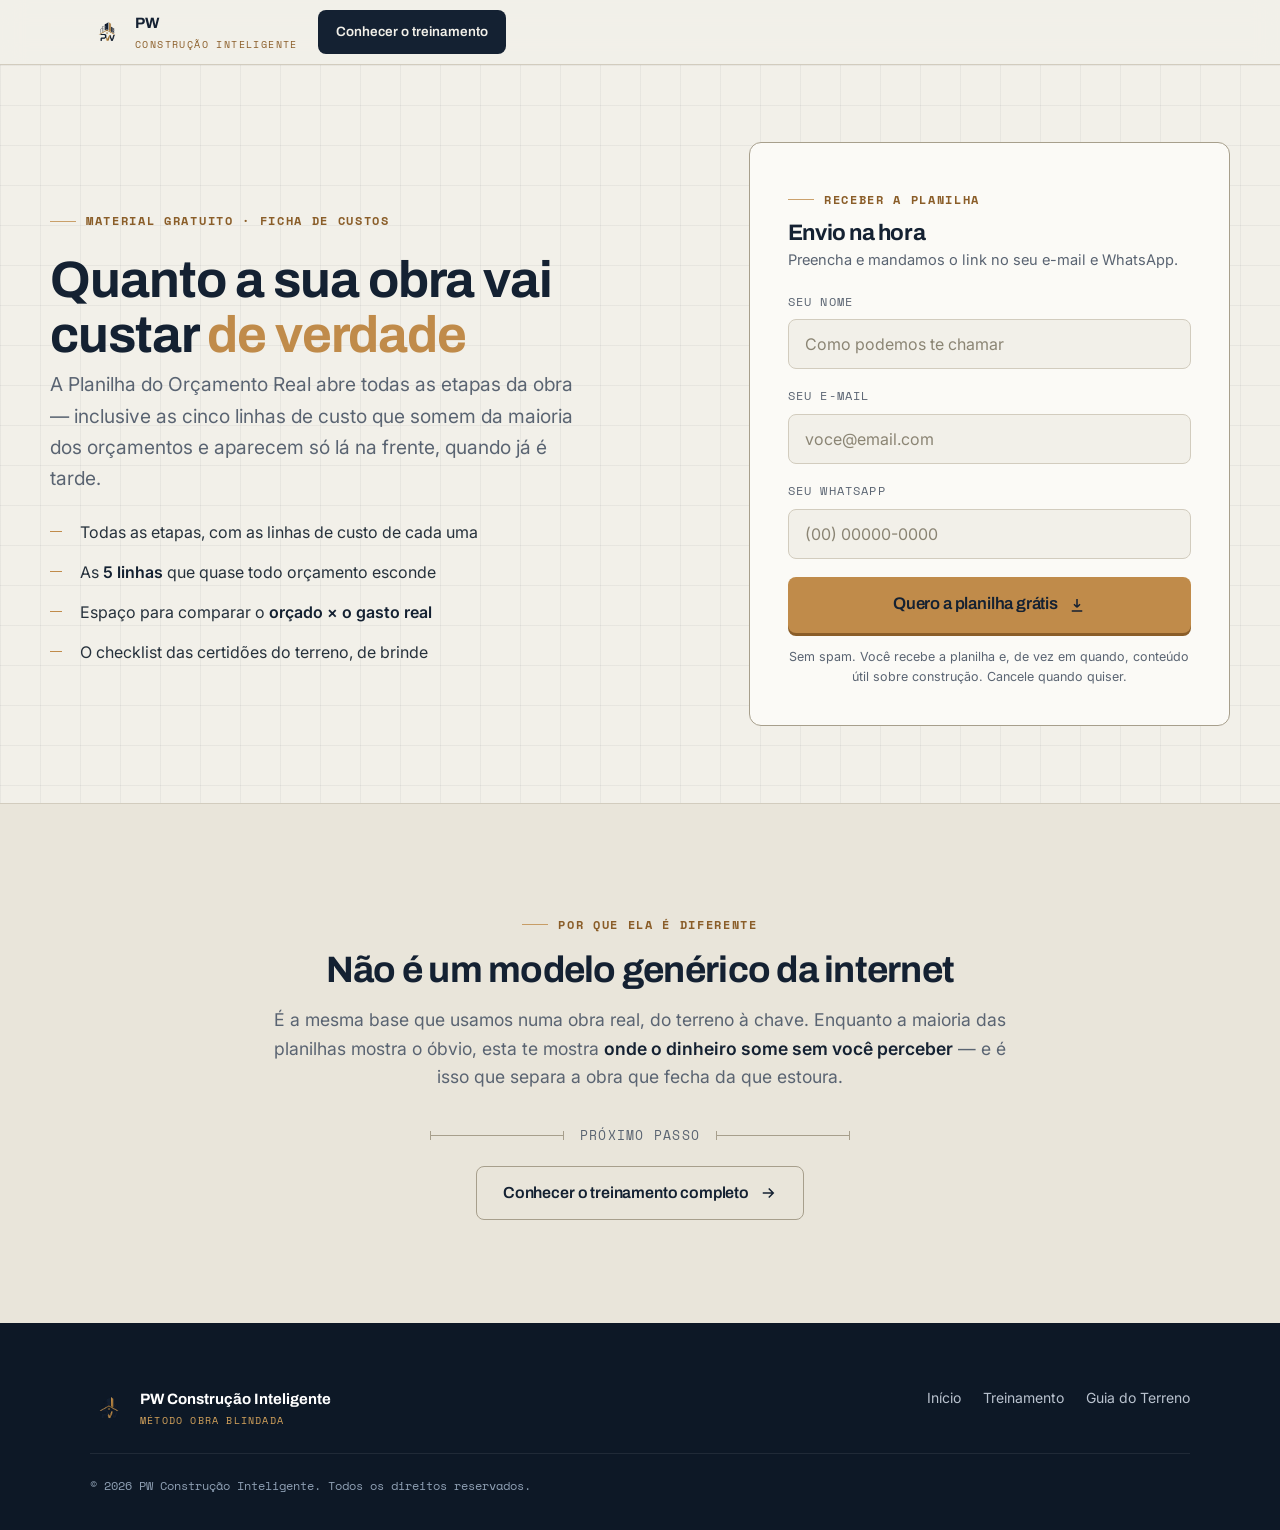
<file: planilha.html>
<!DOCTYPE html>
<html lang="pt-BR">
<head>
<!-- Google Tag Manager -->
<script>if("__GTM_ID__".indexOf("GTM-")===0){(function(w,d,s,l,i){w[l]=w[l]||[];w[l].push({'gtm.start':new Date().getTime(),event:'gtm.js'});var f=d.getElementsByTagName(s)[0],j=d.createElement(s),dl=l!='dataLayer'?'&l='+l:'';j.async=true;j.src='https://www.googletagmanager.com/gtm.js?id='+i+dl;f.parentNode.insertBefore(j,f);})(window,document,'script','dataLayer','__GTM_ID__');}</script>
<!-- End Google Tag Manager -->
<meta charset="UTF-8" />
<meta name="viewport" content="width=device-width, initial-scale=1" />
<meta name="robots" content="noindex, nofollow, noarchive, nosnippet" />
<meta name="googlebot" content="noindex, nofollow" />
<title>Planilha do Orçamento Real — grátis | PW Construção Inteligente</title>
<meta name="description" content="Baixe grátis a planilha que mostra quanto a sua obra vai custar de verdade, incluindo as linhas que somem dos orçamentos." />
<link rel="icon" type="image/png" href="logo.png" />
<link rel="preconnect" href="https://fonts.googleapis.com" />
<link rel="preconnect" href="https://fonts.gstatic.com" crossorigin />
<link href="https://fonts.googleapis.com/css2?family=Archivo:wght@500;600;700;800&family=Inter:wght@400;500;600&family=Space+Mono:wght@400;700&display=swap" rel="stylesheet" />
<link rel="stylesheet" href="pw-ui.css" />
<script type="application/ld+json">{"@context": "https://schema.org", "@type": "Organization", "name": "PW Construção Inteligente", "alternateName": "Método Obra Blindada", "url": "https://leonardoportoc.github.io/pw-obra-blindada/", "logo": "logo.png", "sameAs": ["https://instagram.com/pwconstrucaointeligente"]}</script>
</head>
<body data-page="planilha">
<!-- Google Tag Manager (noscript) -->
<noscript><iframe src="https://www.googletagmanager.com/ns.html?id=__GTM_ID__" height="0" width="0" style="display:none;visibility:hidden" title="gtm"></iframe></noscript>


<header class="hdr">
  <div class="wrap hdr-in">
    <a href="bio.html" class="hdr-logo"><img src="logo.png" alt="PW" /><b>PW<span>Construção Inteligente</span></b></a>
    <a href="obra-blindada.html" class="hdr-cta">Conhecer o treinamento</a>
    <button class="hdr-burger" id="burger" aria-label="Menu"><span></span><span></span><span></span></button>
  </div>
</header>

<section class="hero">
  <div class="blueprint-grid"></div>
  <div class="wrap hero-grid" style="align-items:center">
    <div>
      <span class="sheet-tag reveal">Material gratuito · Ficha de custos</span>
      <h1 class="reveal" style="font-size:clamp(2.1rem,4.6vw,3.2rem)">Quanto a sua obra vai custar <span class="u">de verdade</span></h1>
      <p class="lead reveal">A Planilha do Orçamento Real abre todas as etapas da obra — inclusive as cinco linhas de custo que somem da maioria dos orçamentos e aparecem só lá na frente, quando já é tarde.</p>
      <ul class="spec reveal" style="margin-top:26px">
        <li>Todas as etapas, com as linhas de custo de cada uma</li>
        <li>As <strong>5 linhas</strong> que quase todo orçamento esconde</li>
        <li>Espaço para comparar o <strong>orçado × o gasto real</strong></li>
        <li>O checklist das certidões do terreno, de brinde</li>
      </ul>
    </div>
    <div class="reveal">
      <div class="formcard">
        <span class="sheet-tag">Receber a planilha</span>
        <h3 style="font-size:1.4rem;margin:12px 0 4px">Envio na hora</h3>
        <p style="color:var(--muted);font-size:14.6px;margin-bottom:20px">Preencha e mandamos o link no seu e-mail e WhatsApp.</p>
        <form action="#" method="post" novalidate data-ev="generate_lead">
          <div class="field"><label for="nome">Seu nome</label><input id="nome" name="nome" type="text" placeholder="Como podemos te chamar" required autocomplete="name" /></div>
          <div class="field"><label for="email">Seu e-mail</label><input id="email" name="email" type="email" placeholder="voce@email.com" required autocomplete="email" inputmode="email" /></div>
          <div class="field"><label for="whats">Seu WhatsApp</label><input id="whats" name="whatsapp" type="tel" placeholder="(00) 00000-0000" required autocomplete="tel" inputmode="tel" /></div>
          <button type="submit" class="btn btn--primary btn--block btn--lg">Quero a planilha grátis
            <svg viewBox="0 0 24 24" fill="none" stroke="currentColor" stroke-width="2"><path d="M12 4v11m0 0l-4-4m4 4l4-4M5 20h14"/></svg></button>
          <p class="formnote">Sem spam. Você recebe a planilha e, de vez em quando, conteúdo útil sobre construção. Cancele quando quiser.</p>
        </form>
      </div>
    </div>
  </div>
</section>

<section class="sheet paper2">
  <div class="col" style="text-align:center">
    <span class="sheet-tag reveal" style="justify-content:center">Por que ela é diferente</span>
    <h2 class="reveal" style="margin:16px 0 16px;font-size:clamp(1.6rem,3.4vw,2.3rem)">Não é um modelo genérico da internet</h2>
    <p class="reveal" style="color:var(--muted);font-size:1.1rem">É a mesma base que usamos numa obra real, do terreno à chave. Enquanto a maioria das planilhas mostra o óbvio, esta te mostra <strong>onde o dinheiro some sem você perceber</strong> — e é isso que separa a obra que fecha da que estoura.</p>
    <div class="dim reveal" style="max-width:420px;margin:34px auto 0"><span class="rule"></span><span class="val">Próximo passo</span><span class="rule"></span></div>
    <div class="reveal" style="margin-top:20px"><a href="obra-blindada.html" class="btn btn--ghost">Conhecer o treinamento completo
      <svg viewBox="0 0 24 24" fill="none" stroke="currentColor" stroke-width="2"><path d="M5 12h14M13 6l6 6-6 6"/></svg></a></div>
  </div>
</section>

<footer class="ft">
  <div class="wrap">
    <div class="ft-top">
      <div class="ft-brand"><img src="logo.png" alt="PW" /><b>PW Construção Inteligente<span>Método Obra Blindada</span></b></div>
      <div class="ft-links"><a href="bio.html">Início</a><a href="obra-blindada.html">Treinamento</a><a href="guia-terreno.html">Guia do Terreno</a></div>
    </div>
    <div class="ft-legal"><p>© 2026 PW Construção Inteligente. Todos os direitos reservados.</p></div>
  </div>
</footer>

<script src="pw-ui.js"></script>
<script src="pw-track.js"></script>
</body>
</html>
</file>
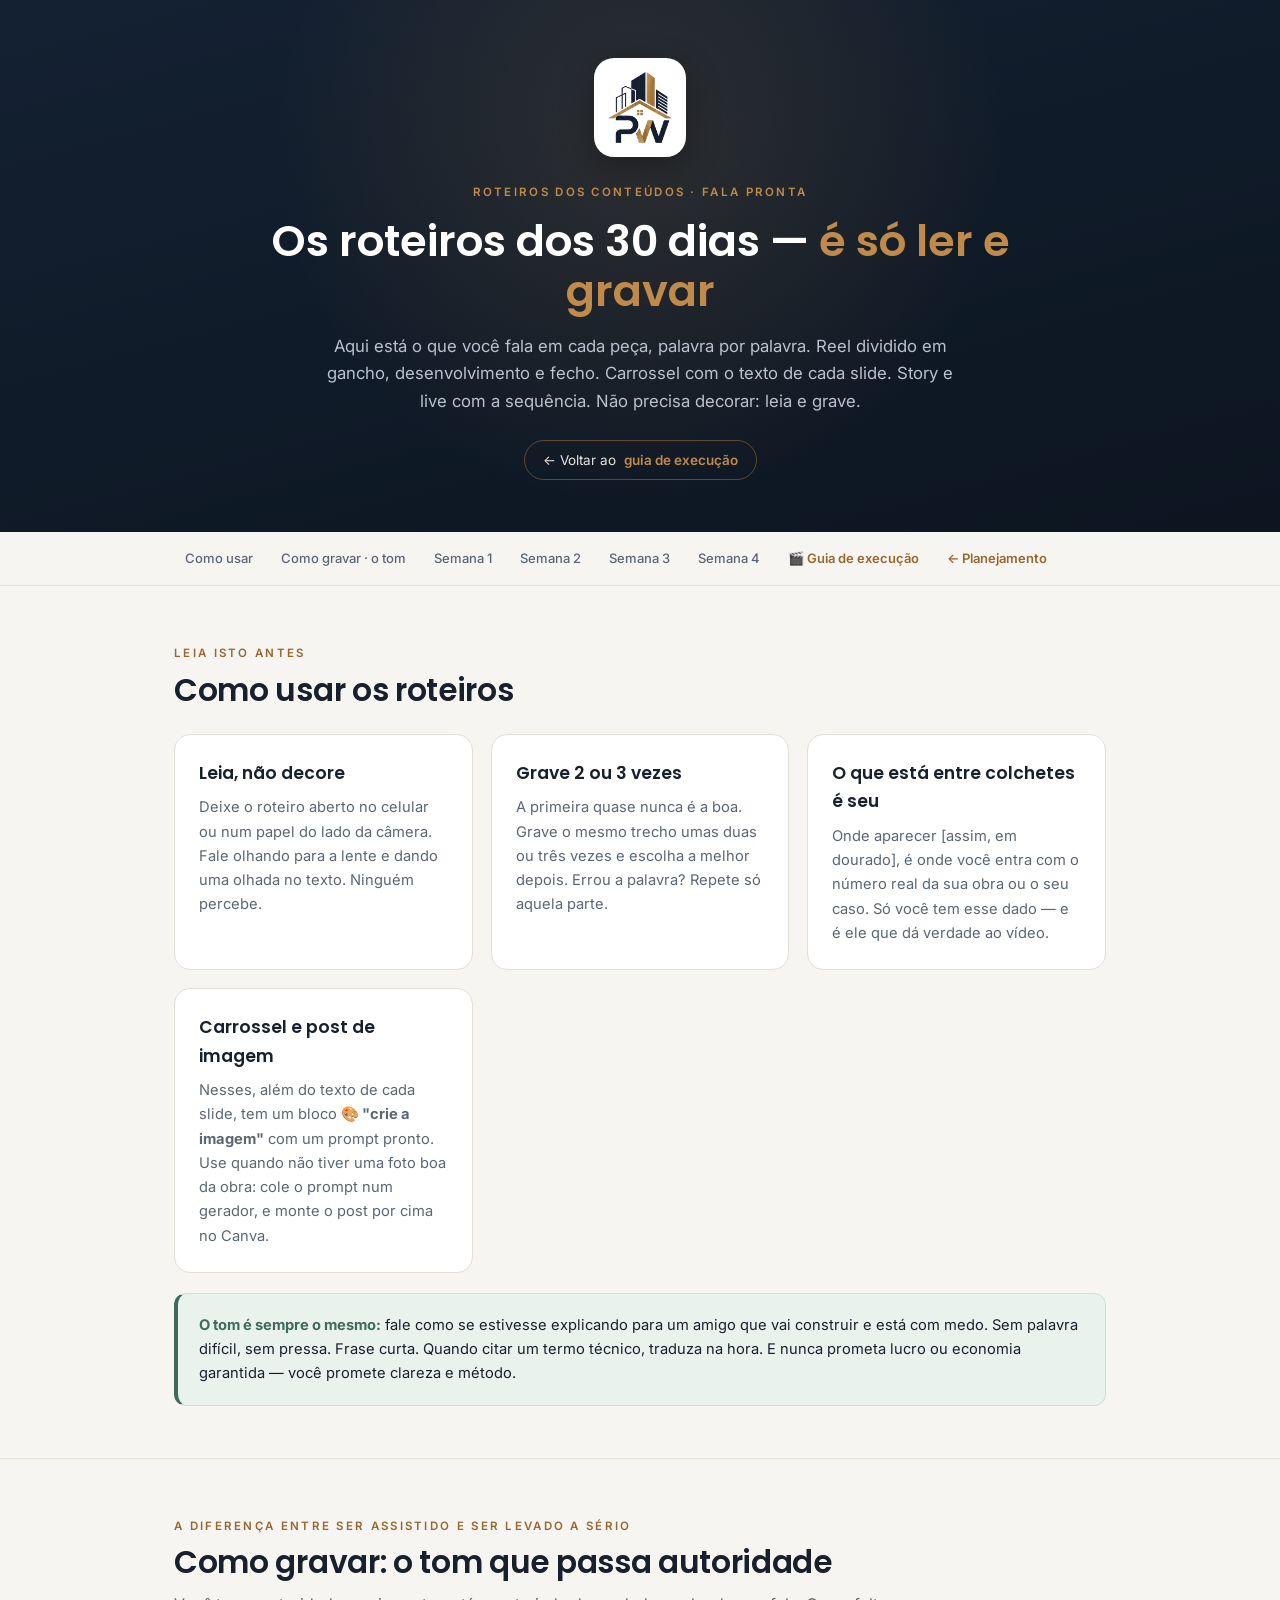
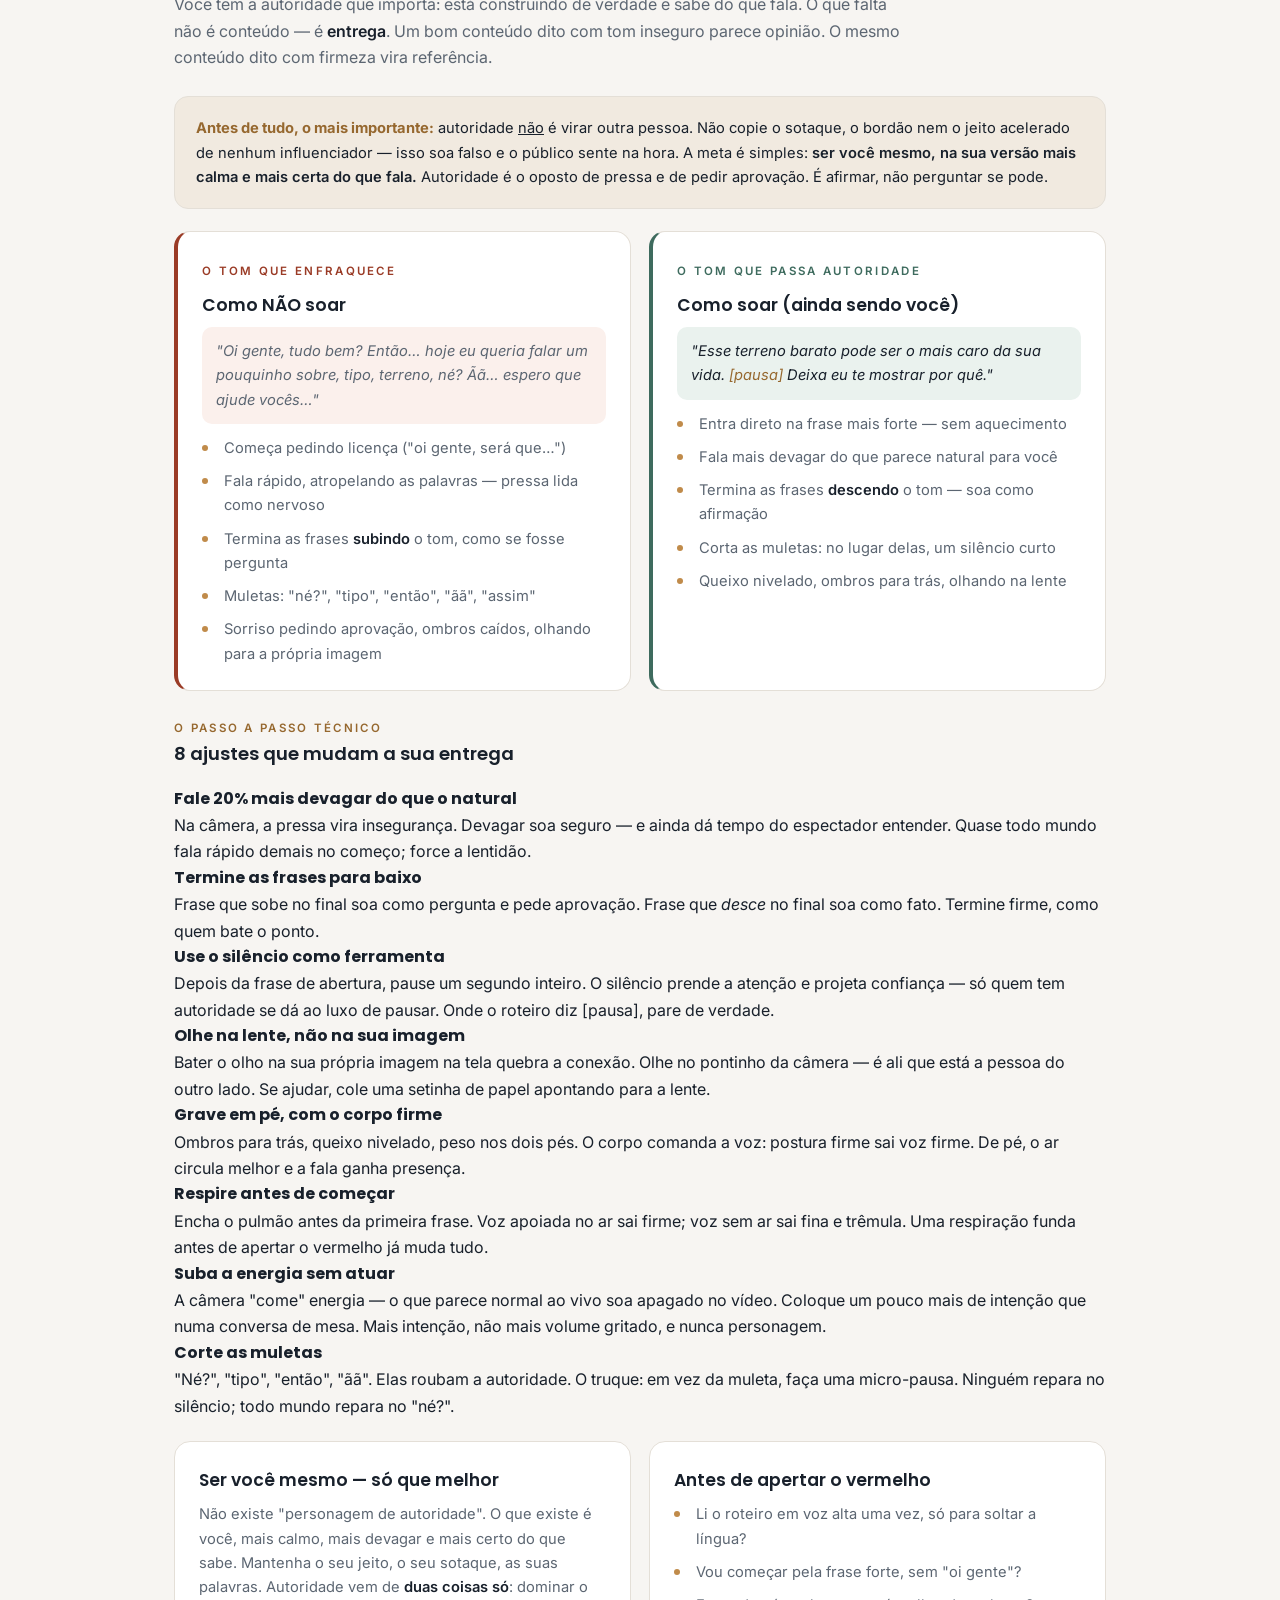
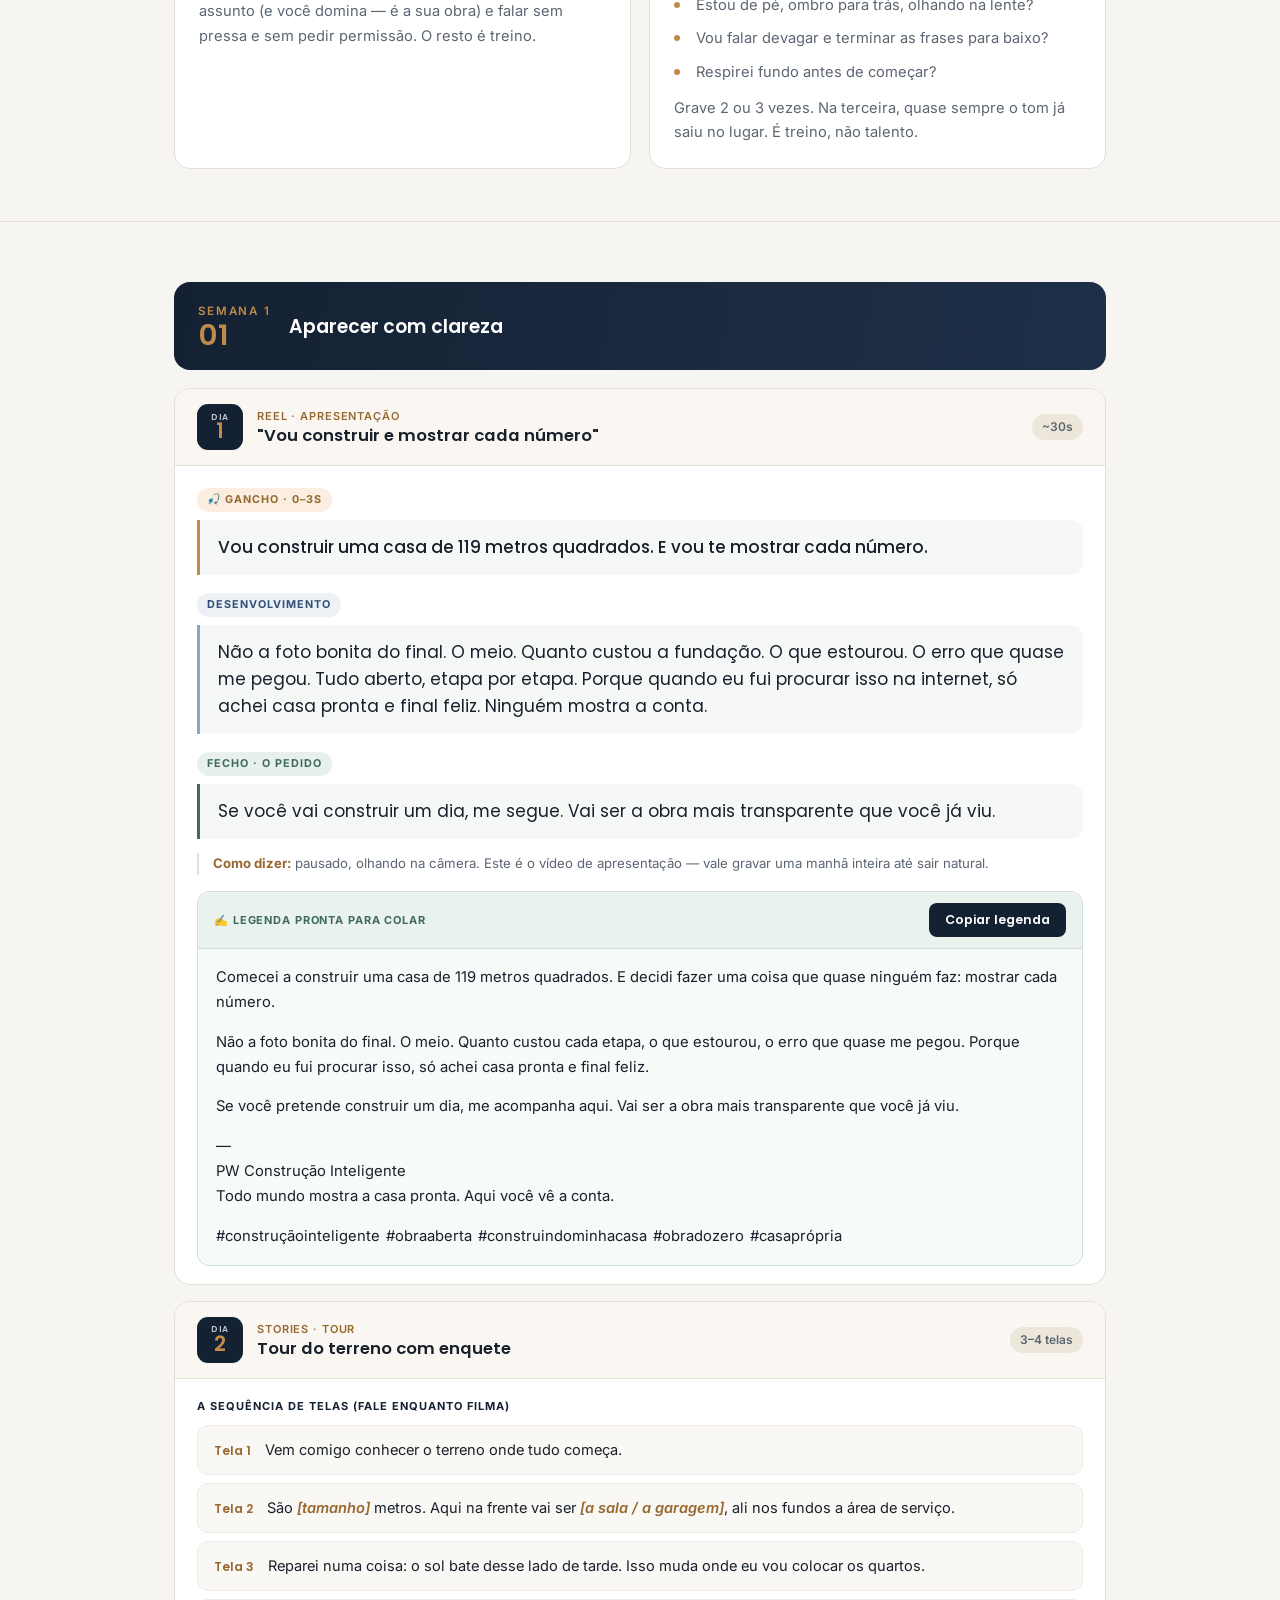
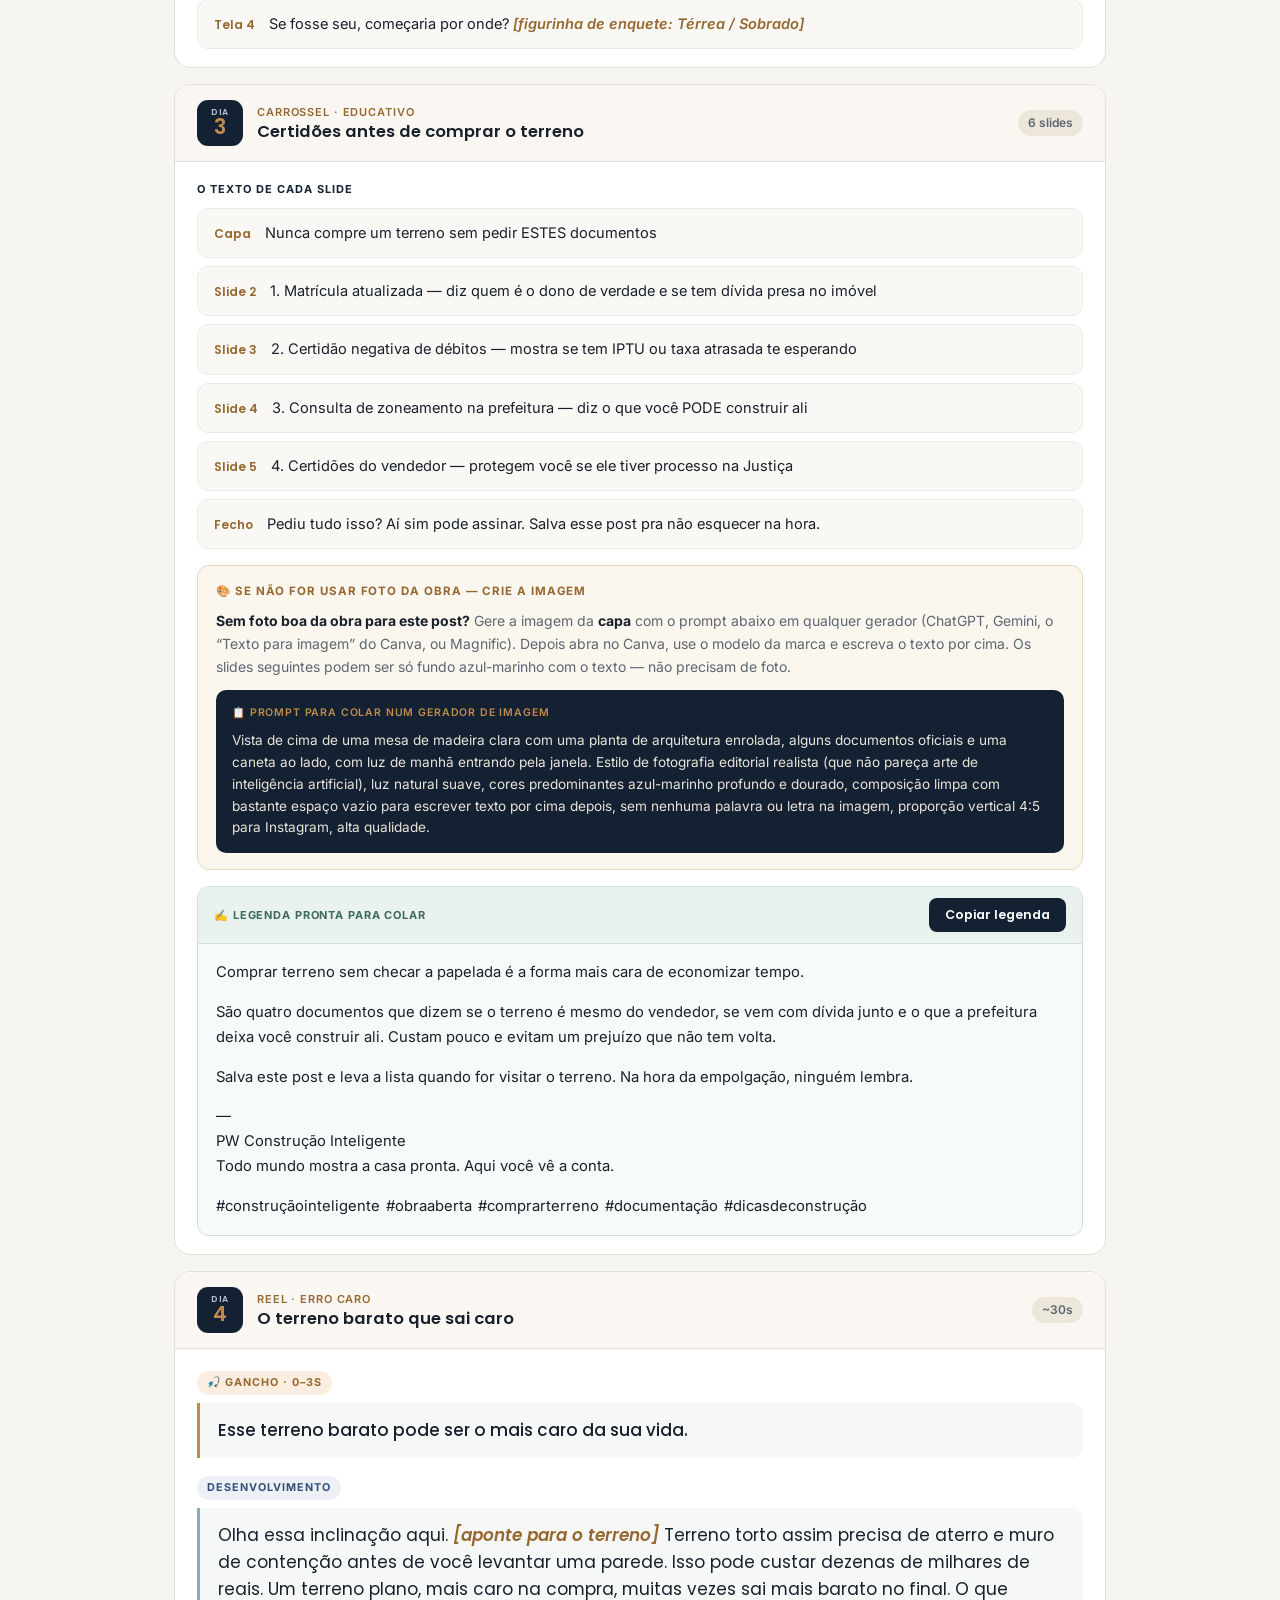
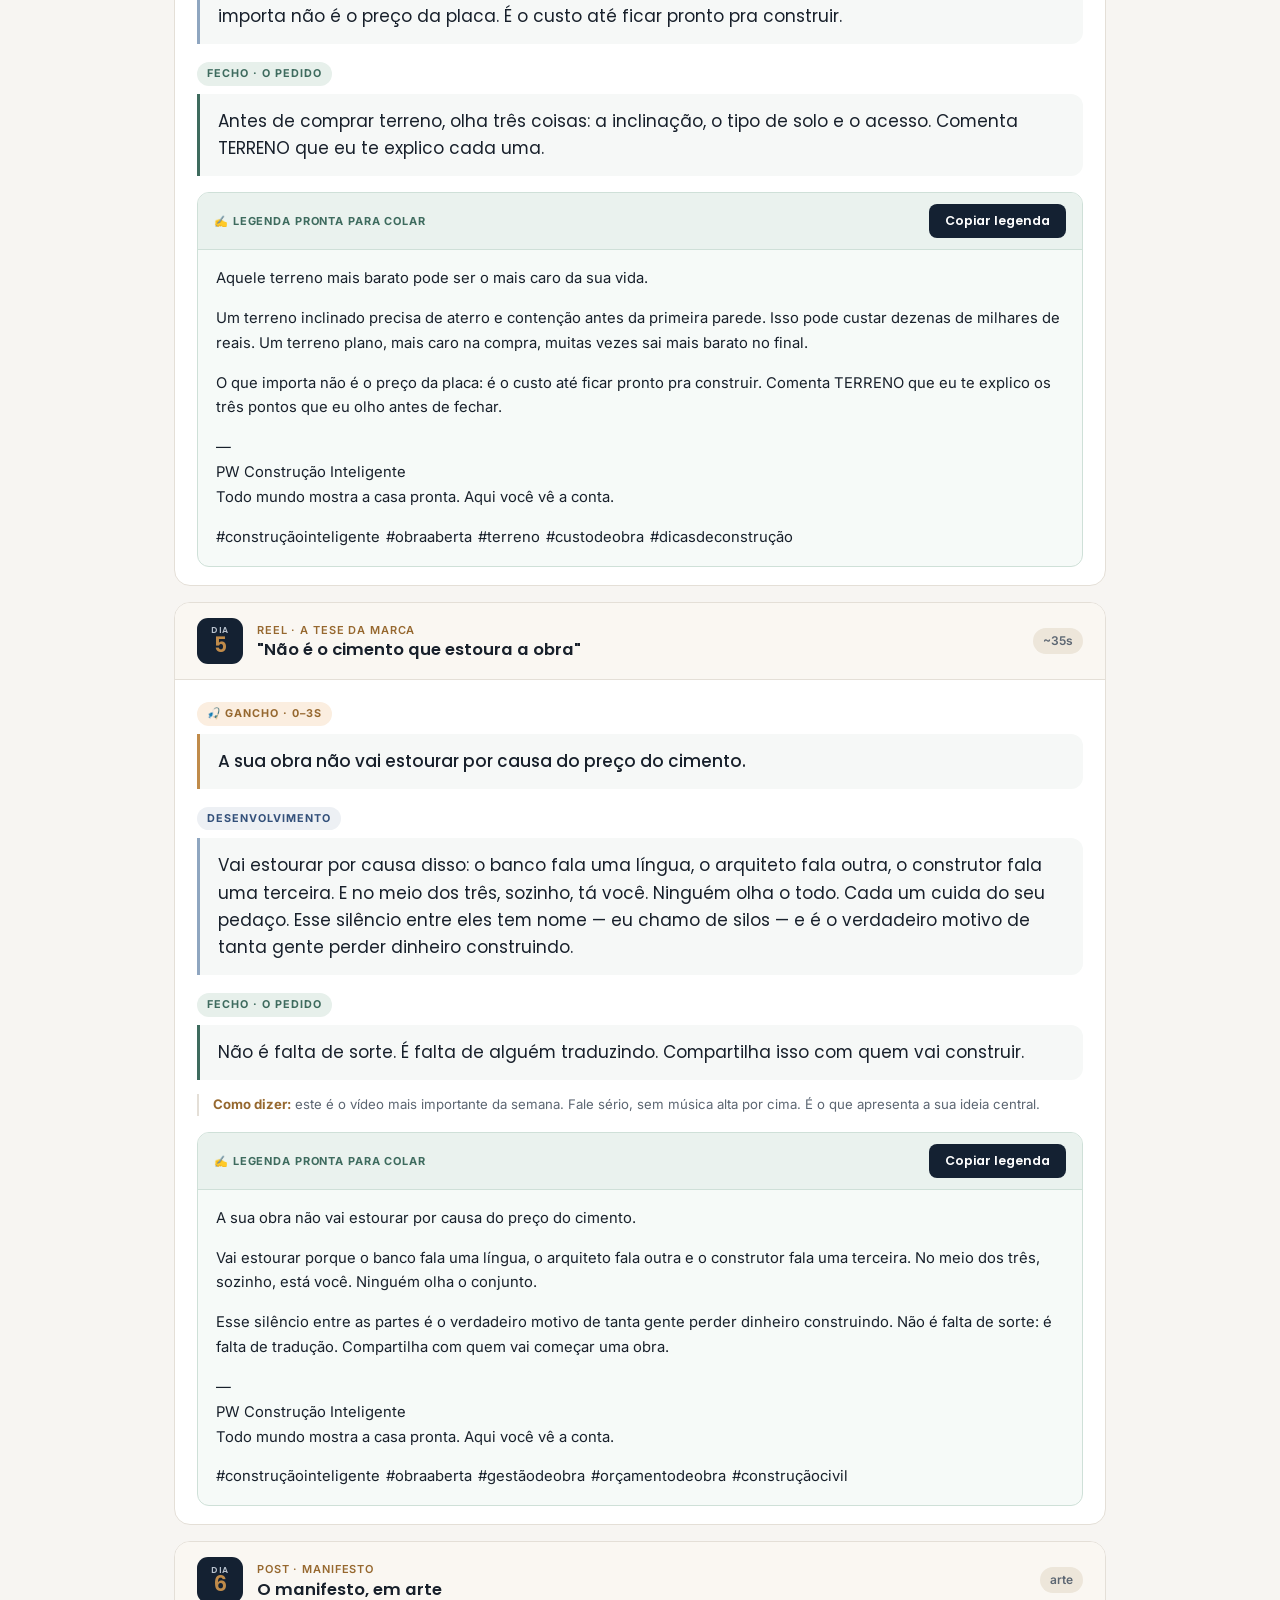
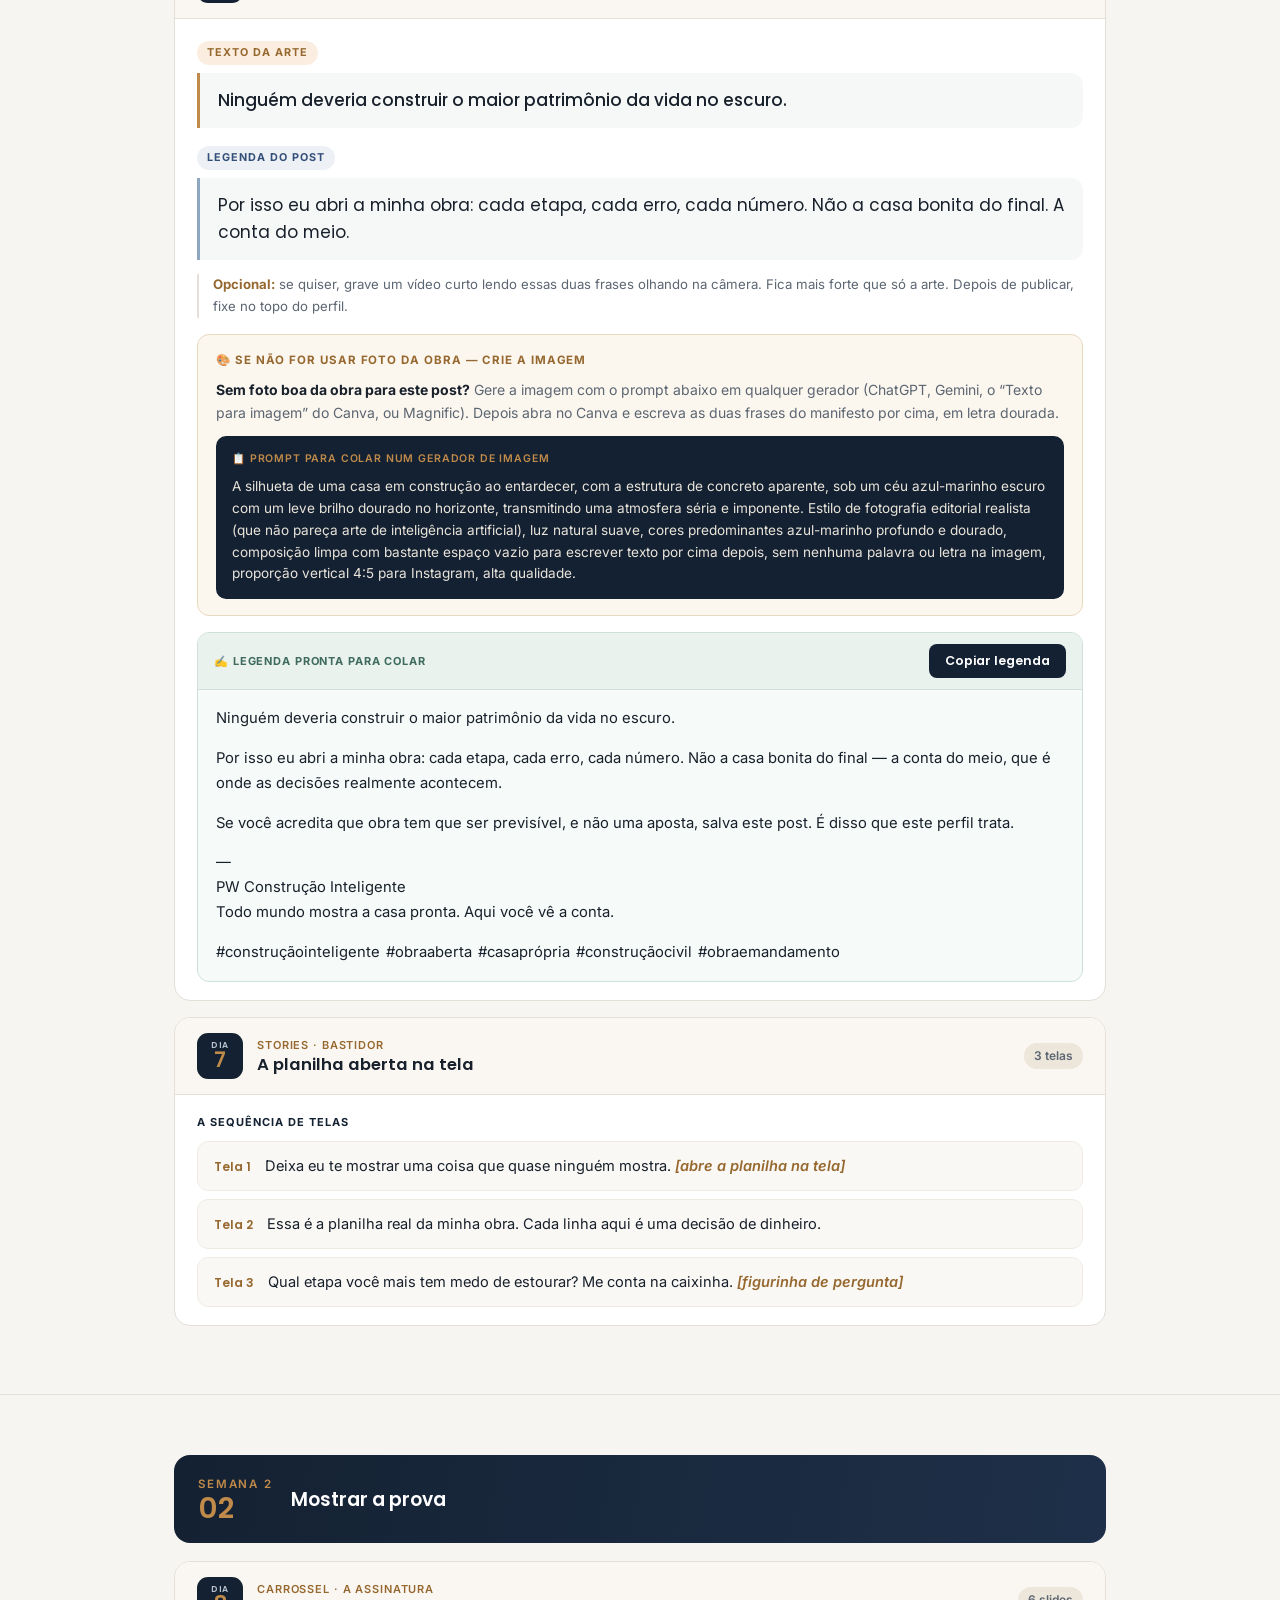
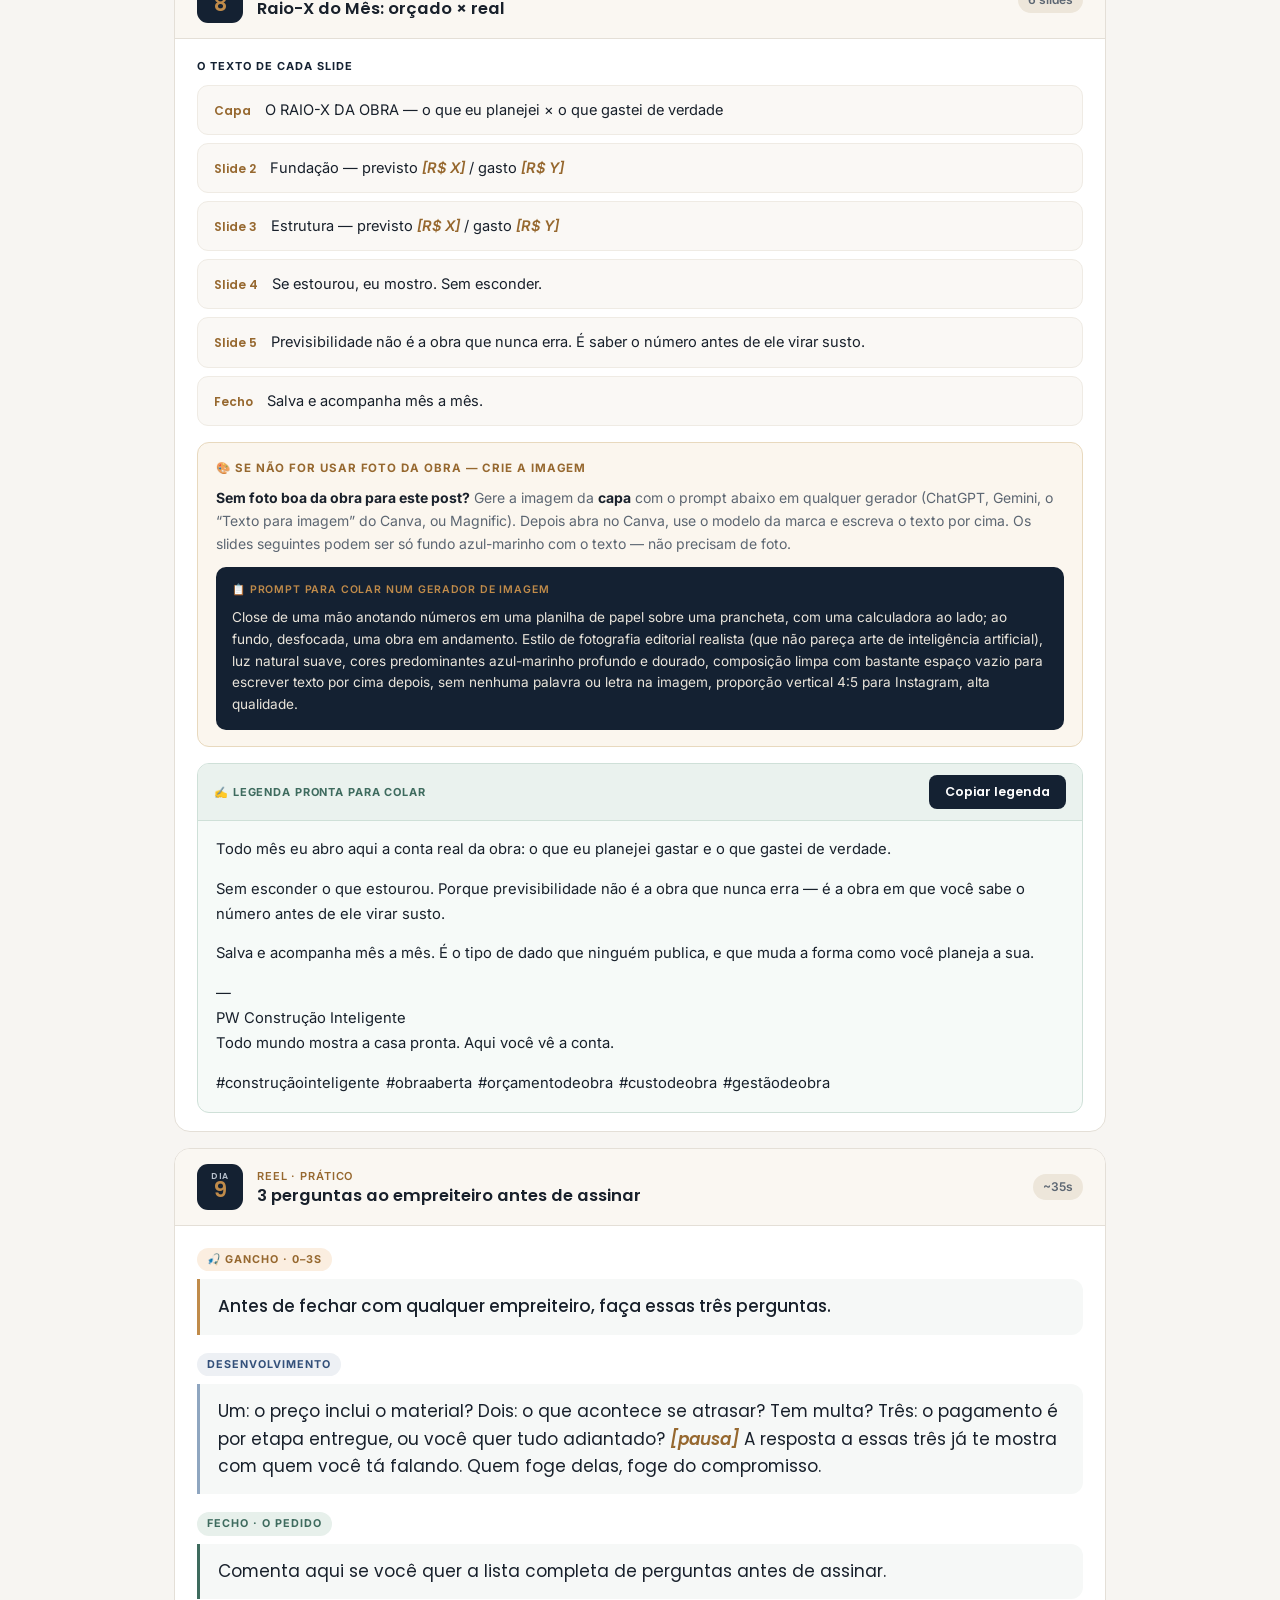
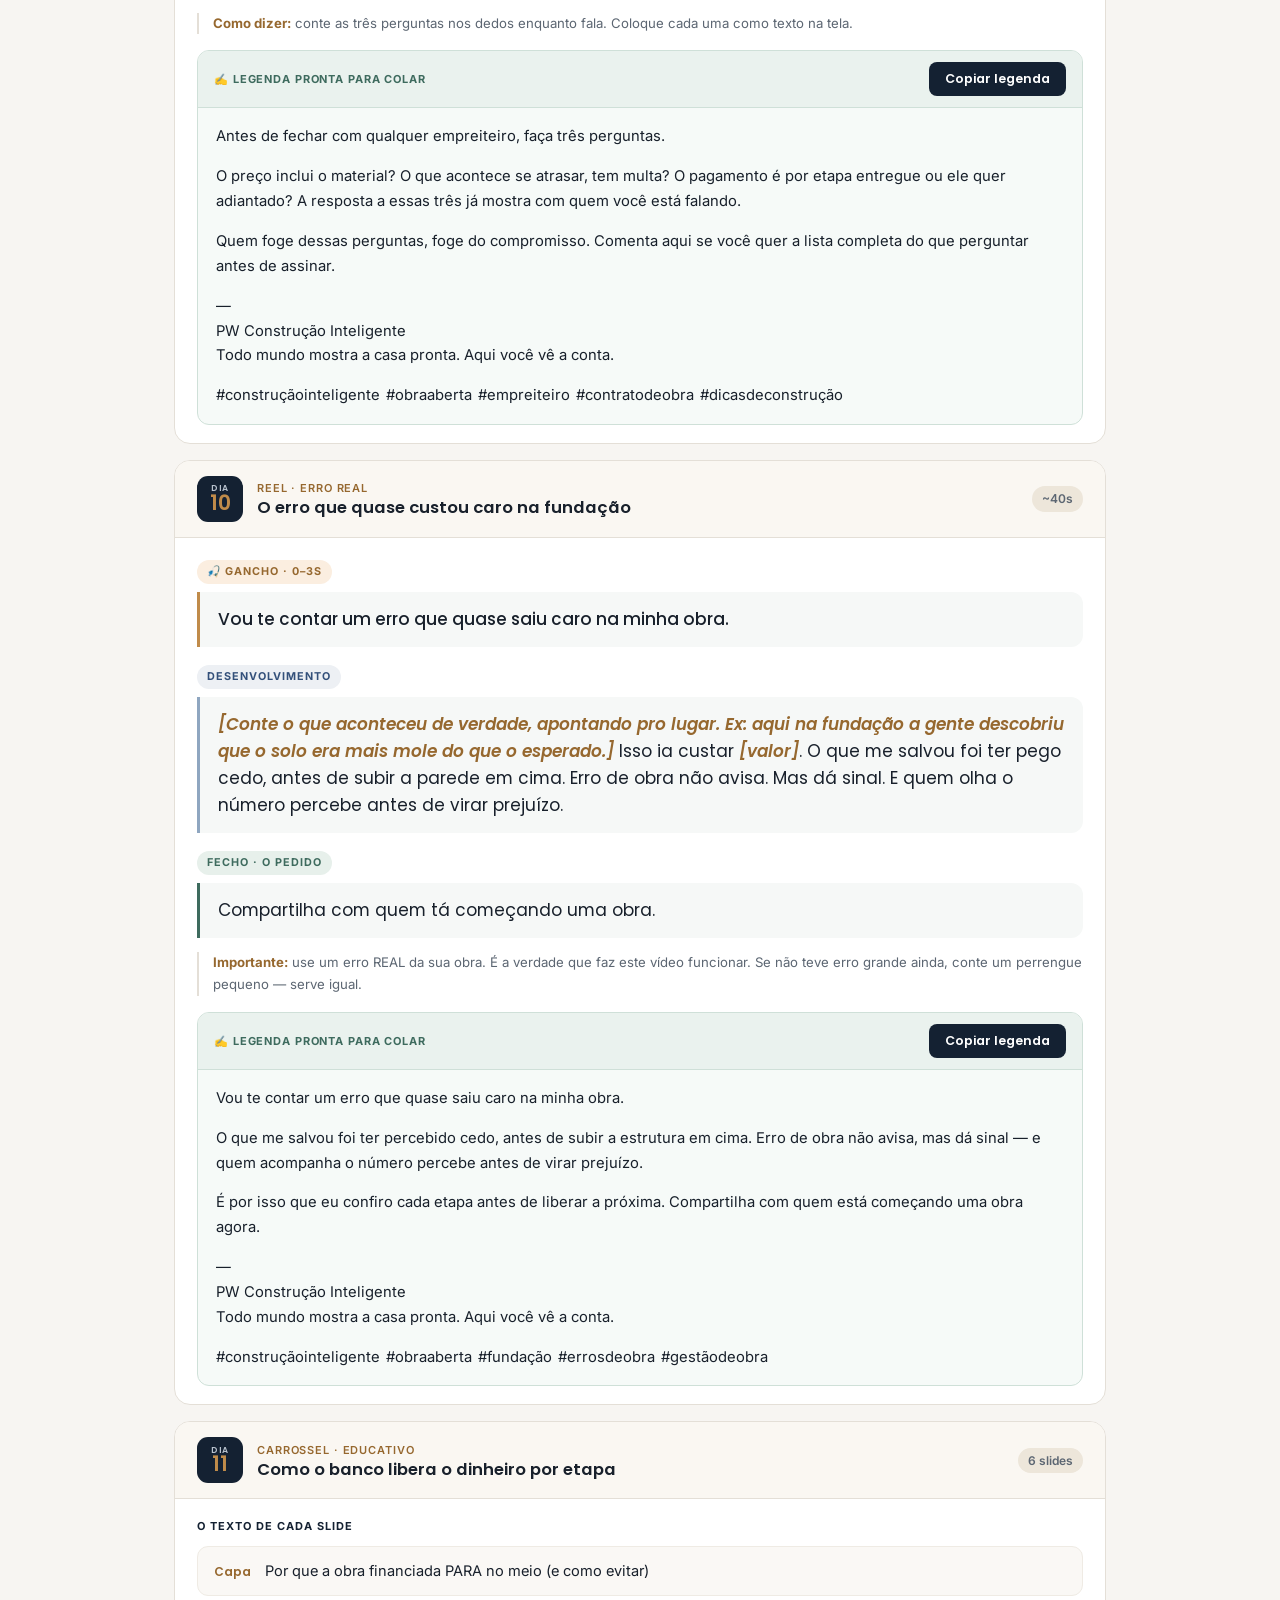
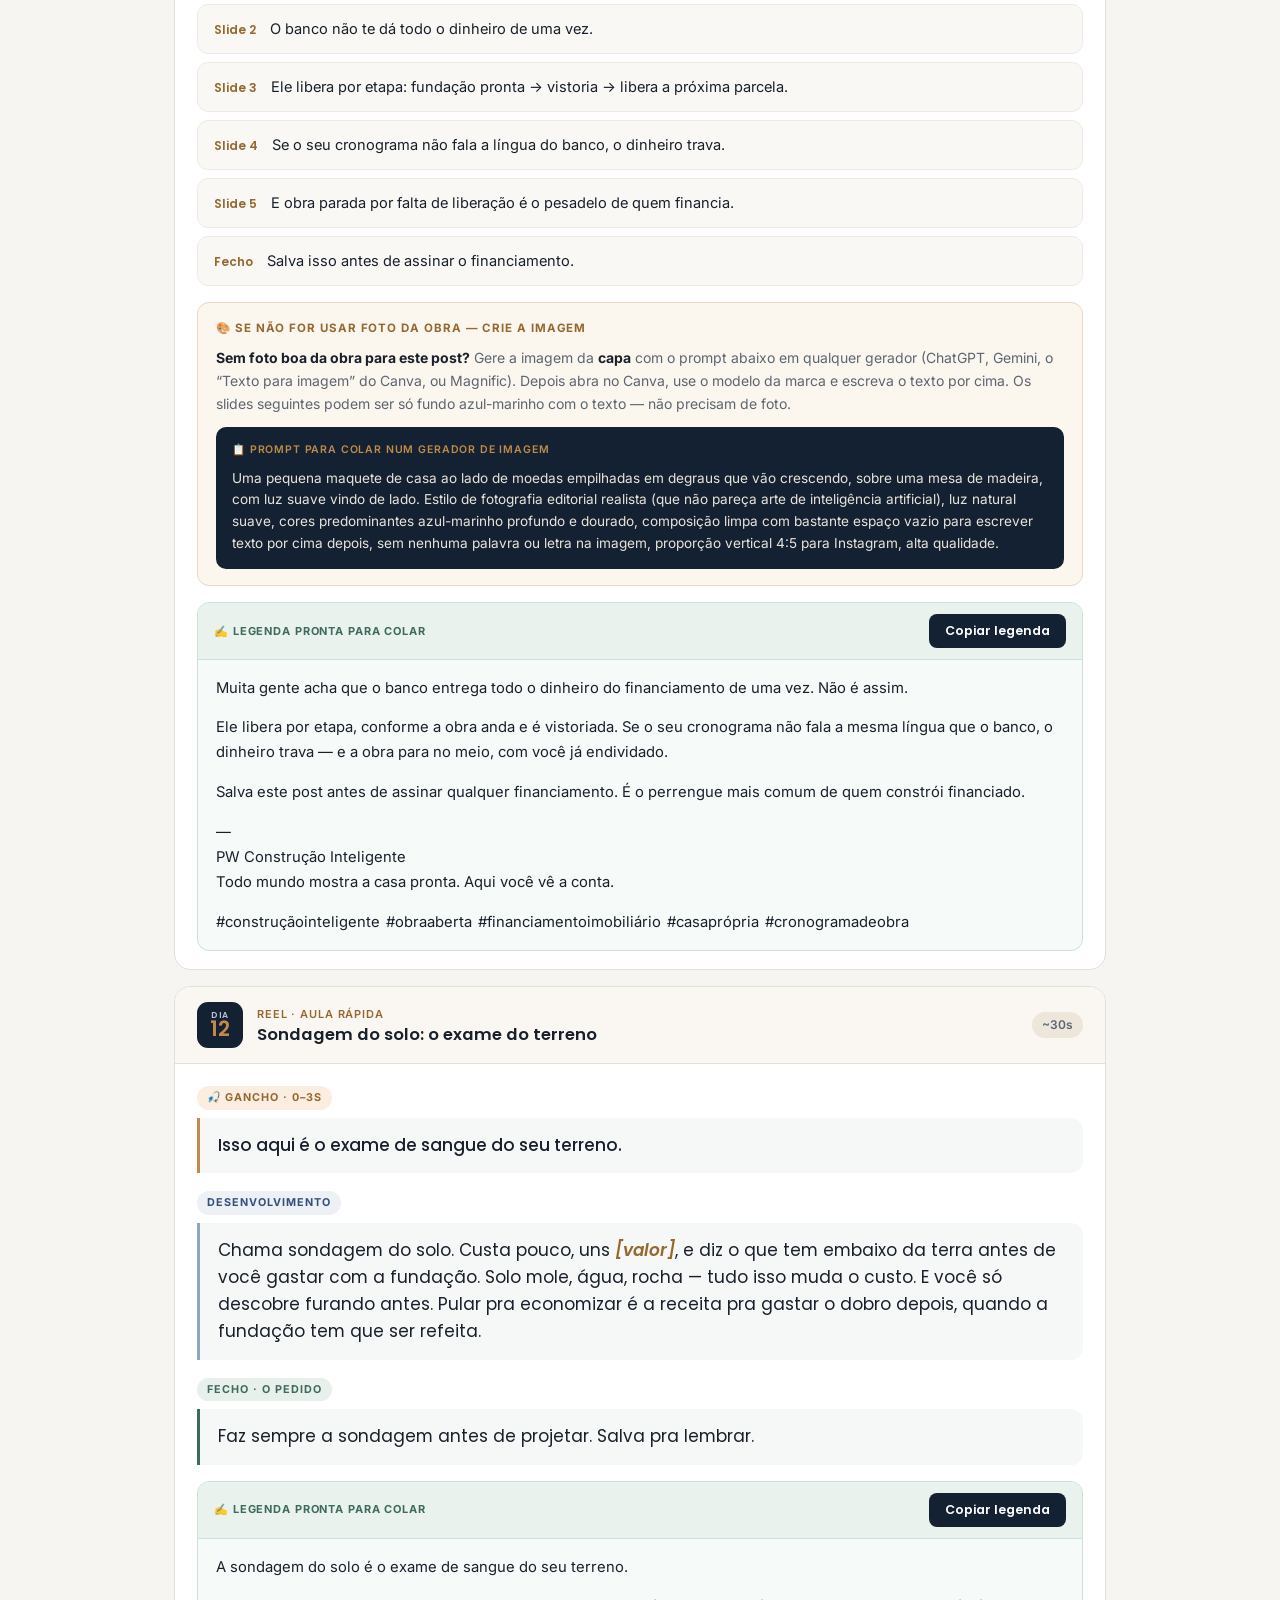
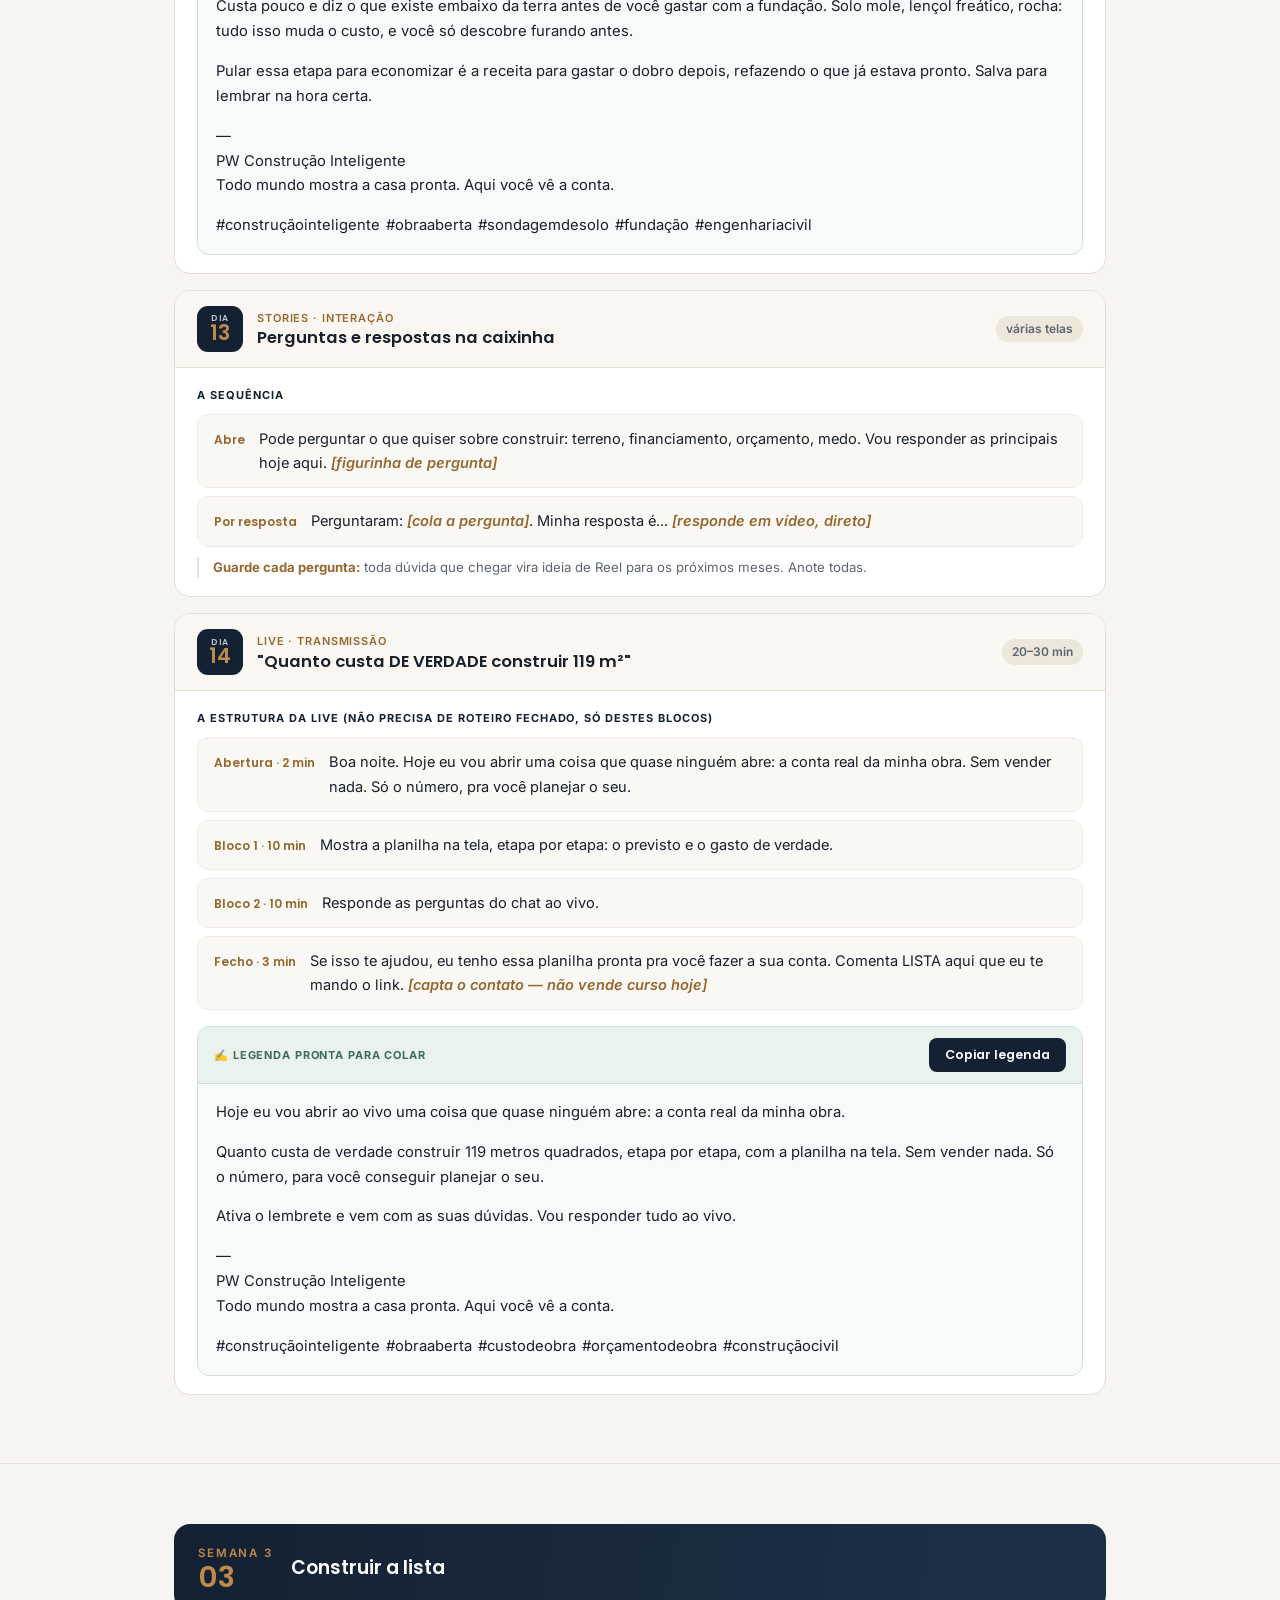
<file: roteiros-conteudo.html>
<!DOCTYPE html>
<html lang="pt-BR">
<head>
<meta charset="UTF-8" />
<meta name="viewport" content="width=device-width, initial-scale=1" />
<meta name="robots" content="noindex, nofollow, noarchive, nosnippet" />
<meta name="googlebot" content="noindex, nofollow" />
<title>Roteiros dos Conteúdos · PW Construção Inteligente · Obra Blindada</title>
<link rel="icon" type="image/png" href="[data-uri]" />
<link rel="preconnect" href="https://fonts.googleapis.com" />
<link rel="preconnect" href="https://fonts.gstatic.com" crossorigin />
<link href="https://fonts.googleapis.com/css2?family=Poppins:wght@400;500;600;700&family=Inter:wght@400;500;600;700&display=swap" rel="stylesheet" />
<style>
  :root{
    --navy:#142132; --navy-2:#1E3049; --navy-dp:#0C1520;
    --gold:#C08B4A; --gold-lt:#D9A961; --gold-dk:#96682F;
    --paper:#F7F5F2; --card:#FFFFFF; --line:#E4DFD7; --line-2:#EFEBE4;
    --ink:#18202B; --muted:#5C6672; --ok:#3E6B5E; --warn:#9A3B26;
  }
  *{margin:0;padding:0;box-sizing:border-box}
  html{scroll-behavior:smooth}
  body{background:var(--paper);color:var(--ink);font-family:'Inter',sans-serif;font-size:16px;line-height:1.65;-webkit-font-smoothing:antialiased}
  .wrap{max-width:980px;margin:0 auto;padding:0 24px}
  h1,h2,h3,h4{font-family:'Poppins',sans-serif}
  .eyebrow{font-size:11.5px;letter-spacing:.2em;text-transform:uppercase;color:var(--gold-dk);font-weight:600}

  .hero{background:linear-gradient(165deg,var(--navy) 0%,var(--navy-dp) 100%);color:#E9E4DA;padding:58px 0 52px;position:relative;overflow:hidden;text-align:center}
  .hero:before{content:"";position:absolute;top:-45%;left:50%;transform:translateX(-50%);width:760px;height:760px;border-radius:50%;background:radial-gradient(circle,rgba(192,139,74,.16),transparent 68%)}
  .hero .wrap{position:relative}
  .hero img.logo{width:92px;height:auto;margin:0 auto 20px;display:block;background:#fff;border-radius:20px;padding:14px;box-shadow:0 10px 34px rgba(0,0,0,.32)}
  .hero .eyebrow{color:var(--gold)}
  .hero h1{font-size:clamp(1.8rem,4vw,2.7rem);line-height:1.15;font-weight:600;margin:14px auto 16px;color:#fff;max-width:760px}
  .hero h1 em{color:var(--gold);font-style:normal}
  .hero .lead{font-size:1.05rem;color:#B9C2CE;max-width:650px;margin:0 auto}
  .backlink{display:inline-flex;align-items:center;gap:8px;margin-top:24px;font-size:13.5px;color:#E9E4DA;text-decoration:none;border:1px solid rgba(192,139,74,.42);border-radius:999px;padding:8px 18px}
  .backlink:hover{background:rgba(192,139,74,.14)}
  .backlink b{color:var(--gold);font-weight:600}

  nav{position:sticky;top:0;z-index:20;background:rgba(247,245,242,.93);backdrop-filter:blur(8px);border-bottom:1px solid var(--line)}
  nav .wrap{display:flex;gap:6px;overflow-x:auto;padding-top:10px;padding-bottom:10px}
  nav a{white-space:nowrap;font-size:13px;color:var(--muted);text-decoration:none;padding:6px 11px;border-radius:8px;font-weight:500}
  nav a:hover{background:#EDE7DC;color:var(--navy)}
  nav .wrap::-webkit-scrollbar{height:3px}
  nav .wrap::-webkit-scrollbar-thumb{background:var(--line);border-radius:3px}

  section{padding:52px 0;border-bottom:1px solid var(--line)}
  section:last-of-type{border-bottom:0}
  .sec-h{margin-bottom:26px}
  .sec-h h2{font-size:clamp(1.4rem,2.8vw,1.95rem);font-weight:600;line-height:1.16;margin-top:7px;letter-spacing:-.01em}
  .sec-h p{color:var(--muted);max-width:730px;margin-top:11px}
  p+p{margin-top:12px}
  strong{font-weight:600;color:var(--ink)}
  a{color:var(--gold-dk)}
  .muted{color:var(--muted)}
  .small{font-size:13.6px}

  .grid{display:grid;gap:18px}
  .g2{grid-template-columns:1fr 1fr}
  .g3{grid-template-columns:repeat(3,1fr)}
  .card{background:var(--card);border:1px solid var(--line);border-radius:16px;padding:24px}
  .card h3{font-size:1.08rem;font-weight:600;margin-bottom:8px}
  .card p,.card li{color:var(--muted);font-size:14.7px}
  .card p strong,.card li strong{color:var(--ink)}
  ul.clean{list-style:none;display:grid;gap:9px;margin-top:6px}
  ul.clean li{position:relative;padding-left:22px;color:var(--muted);font-size:14.7px}
  ul.clean li:before{content:"";position:absolute;left:0;top:9px;width:6px;height:6px;border-radius:50%;background:var(--gold)}
  ul.clean li strong{color:var(--ink)}

  .note{background:#F1EAE0;border:1px solid var(--line);border-radius:14px;padding:19px 21px;font-size:14.7px}
  .note b{color:var(--gold-dk)}
  .good{background:#EAF2EE;border:1px solid #CFE0D8;border-left:4px solid var(--ok);border-radius:12px;padding:19px 21px;font-size:14.7px}
  .good b{color:var(--ok)}

  /* semana */
  .weekhead{display:flex;align-items:center;gap:18px;padding:20px 24px;background:linear-gradient(100deg,var(--navy),var(--navy-2));color:#fff;border-radius:16px;margin:8px 0 18px}
  .weekhead .num{font-family:'Poppins',sans-serif;font-size:1.8rem;font-weight:600;color:var(--gold);line-height:1}
  .weekhead .mt{font-size:.72rem;letter-spacing:.16em;text-transform:uppercase;color:var(--gold);font-weight:600}
  .weekhead h3{font-size:1.18rem;font-weight:600;color:#fff;margin-top:1px}

  /* card de roteiro */
  .rday{background:var(--card);border:1px solid var(--line);border-radius:16px;overflow:hidden;margin-bottom:16px}
  .rday-h{display:flex;align-items:center;gap:14px;padding:15px 22px;background:#FAF7F2;border-bottom:1px solid var(--line)}
  .rday-h .d{width:46px;height:46px;flex:0 0 auto;border-radius:11px;background:var(--navy);color:var(--gold);display:flex;flex-direction:column;align-items:center;justify-content:center;line-height:1;font-family:'Poppins',sans-serif}
  .rday-h .d small{font-size:8.5px;letter-spacing:.1em;text-transform:uppercase;color:#B9C2CE;font-weight:600}
  .rday-h .d b{font-size:1.3rem;font-weight:600}
  .rday-h .ti{flex:1}
  .rday-h .fmt{font-size:11px;letter-spacing:.08em;text-transform:uppercase;color:var(--gold-dk);font-weight:600}
  .rday-h h4{font-size:1.04rem;font-weight:600;line-height:1.3}
  .rday-h .dur{font-size:12px;color:var(--muted);background:#EDE6DA;border-radius:999px;padding:3px 10px;white-space:nowrap;font-weight:600}
  .rday-b{padding:18px 22px}

  /* partes do roteiro */
  .beat{margin-bottom:14px}
  .beat:last-child{margin-bottom:0}
  .beat .lb{display:inline-flex;align-items:center;gap:7px;font-size:10.8px;letter-spacing:.09em;text-transform:uppercase;font-weight:700;padding:3px 10px;border-radius:999px;margin-bottom:8px}
  .beat.gancho .lb{background:#FBEEE0;color:var(--gold-dk)}
  .beat.corpo .lb{background:#EDF0F4;color:#33507A}
  .beat.fecho .lb{background:#E7F0EB;color:var(--ok)}
  .fala{font-family:'Poppins',sans-serif;font-size:1.06rem;line-height:1.6;color:var(--ink);background:#F6F8F7;border-left:3px solid var(--gold);border-radius:0 12px 12px 0;padding:14px 18px}
  .beat.gancho .fala{border-left-color:var(--gold);font-weight:500}
  .beat.corpo .fala{border-left-color:#8FA6C0}
  .beat.fecho .fala{border-left-color:var(--ok)}
  .fala .fill{color:var(--gold-dk);font-style:italic;font-weight:600}
  .tip{font-size:13.2px;color:var(--muted);margin-top:10px;padding-left:14px;border-left:2px solid var(--line)}
  .tip b{color:var(--gold-dk)}

  /* slides / telas / blocos */
  .seq{display:grid;gap:8px;counter-reset:sq}
  .seqi{display:grid;grid-template-columns:auto 1fr;gap:14px;align-items:baseline;background:#FAF8F5;border:1px solid var(--line-2);border-radius:11px;padding:12px 16px}
  .seqi .tag{font-family:'Poppins',sans-serif;font-weight:600;font-size:12px;color:var(--gold-dk);white-space:nowrap}
  .seqi p{font-size:14.6px;color:var(--ink)}
  .seqi p .fill{color:var(--gold-dk);font-style:italic;font-weight:600}
  .seqlabel{font-size:11px;letter-spacing:.09em;text-transform:uppercase;font-weight:700;color:var(--navy);margin-bottom:10px}

  /* bloco de legenda pronta com botao de copiar */
  .legenda{margin-top:16px;border:1px solid #CFE0D8;border-radius:12px;overflow:hidden;background:#F6FAF8}
  .legenda .lg-h{display:flex;align-items:center;justify-content:space-between;gap:12px;padding:11px 16px;background:#EAF2EE;border-bottom:1px solid #CFE0D8;flex-wrap:wrap}
  .legenda .lg-h .lb{display:flex;align-items:center;gap:7px;font-size:11px;letter-spacing:.08em;text-transform:uppercase;font-weight:700;color:var(--ok)}
  .lg-copy{border:0;cursor:pointer;background:var(--navy);color:#fff;font-family:'Poppins',sans-serif;font-weight:600;font-size:12.5px;padding:8px 16px;border-radius:8px;transition:background .15s}
  .lg-copy:hover{background:var(--navy-2)}
  .lg-copy.ok{background:var(--ok)}
  .legenda .lg-body{padding:16px 18px}
  .legenda .lg-body p{font-size:14.8px;line-height:1.68;color:var(--ink);margin:0 0 15px}
  .legenda .lg-body p:last-child{margin-bottom:0}
  .legenda .lg-sig{color:var(--muted);font-size:14.2px;line-height:1.6}
  .legenda .lg-tags{color:var(--gold-dk);font-size:13.6px;line-height:1.7;word-spacing:2px}

  /* bloco de prompt de imagem (carrossel / post estatico sem foto da obra) */
  .genimg{margin-top:16px;background:#FBF6EE;border:1px solid #E8D9BE;border-radius:12px;padding:16px 18px}
  .genimg .lb{display:flex;align-items:center;gap:8px;font-size:11.5px;letter-spacing:.08em;text-transform:uppercase;font-weight:700;color:var(--gold-dk);margin-bottom:8px}
  .genimg .how{font-size:14px;color:var(--muted);margin-bottom:12px}
  .genimg .how b{color:var(--ink)}
  .prompt{background:var(--navy);border-radius:10px;padding:14px 16px}
  .prompt .ptop{display:flex;align-items:center;gap:7px;font-size:10.5px;letter-spacing:.08em;text-transform:uppercase;color:var(--gold);font-weight:600;margin-bottom:9px}
  .prompt .ptext{font-size:13.6px;line-height:1.6;color:#E9E4DA}
  .prompt .ptext em{color:var(--gold-lt);font-style:normal}

  footer{padding:34px 0;text-align:center;color:var(--muted);font-size:12.8px}
  footer img{width:52px;opacity:.5;margin-bottom:12px}
  .cta{background:var(--navy);color:#E9E4DA;border-radius:20px;padding:40px;text-align:center}
  .cta h2{color:#fff;font-size:1.55rem;font-weight:600}
  .cta p{color:#B9C2CE;max-width:600px;margin:12px auto 0}
  .cta a{display:inline-block;margin-top:20px;background:var(--gold);color:var(--navy);font-weight:600;text-decoration:none;padding:12px 26px;border-radius:11px;font-family:'Poppins'}

  @media(max-width:820px){
    .g2,.g3{grid-template-columns:1fr}
    .seqi{grid-template-columns:1fr;gap:4px}
    .cta{padding:30px 24px}
  }
  @media print{nav{display:none}.rday,section{break-inside:avoid}}
</style>
</head>
<body>

<!-- ══════ HERO ══════ -->
<header class="hero">
  <div class="wrap">
    <img class="logo" src="[data-uri]" alt="PW Construção Inteligente" />
    <span class="eyebrow">Roteiros dos conteúdos · fala pronta</span>
    <h1>Os roteiros dos 30 dias — <em>é só ler e gravar</em></h1>
    <p class="lead">Aqui está o que você fala em cada peça, palavra por palavra. Reel dividido em gancho, desenvolvimento e fecho. Carrossel com o texto de cada slide. Story e live com a sequência. Não precisa decorar: leia e grave.</p>
    <a class="backlink" href="guia-execucao-conteudo.html">← Voltar ao <b>guia de execução</b></a>
  </div>
</header>

<nav>
  <div class="wrap">
    <a href="#usar">Como usar</a>
    <a href="#gravar">Como gravar · o tom</a>
    <a href="#s1">Semana 1</a>
    <a href="#s2">Semana 2</a>
    <a href="#s3">Semana 3</a>
    <a href="#s4">Semana 4</a>
    <a href="guia-execucao-conteudo.html" style="color:var(--gold-dk);font-weight:600">🎬 Guia de execução</a>
    <a href="./" style="color:var(--gold-dk);font-weight:600">← Planejamento</a>
  </div>
</nav>

<!-- ══════ COMO USAR ══════ -->
<section id="usar">
  <div class="wrap">
    <div class="sec-h">
      <span class="eyebrow">Leia isto antes</span>
      <h2>Como usar os roteiros</h2>
    </div>
    <div class="grid g3" style="margin-bottom:20px">
      <div class="card">
        <h3>Leia, não decore</h3>
        <p>Deixe o roteiro aberto no celular ou num papel do lado da câmera. Fale olhando para a lente e dando uma olhada no texto. Ninguém percebe.</p>
      </div>
      <div class="card">
        <h3>Grave 2 ou 3 vezes</h3>
        <p>A primeira quase nunca é a boa. Grave o mesmo trecho umas duas ou três vezes e escolha a melhor depois. Errou a palavra? Repete só aquela parte.</p>
      </div>
      <div class="card">
        <h3>O que está entre colchetes é seu</h3>
        <p>Onde aparecer <span class="fill">[assim, em dourado]</span>, é onde você entra com o número real da sua obra ou o seu caso. Só você tem esse dado — e é ele que dá verdade ao vídeo.</p>
      </div>
      <div class="card">
        <h3>Carrossel e post de imagem</h3>
        <p>Nesses, além do texto de cada slide, tem um bloco <b>🎨 "crie a imagem"</b> com um prompt pronto. Use quando não tiver uma foto boa da obra: cole o prompt num gerador, e monte o post por cima no Canva.</p>
      </div>
    </div>
    <div class="good">
      <b>O tom é sempre o mesmo:</b> fale como se estivesse explicando para um amigo que vai construir e está com medo. Sem palavra difícil, sem pressa. Frase curta. Quando citar um termo técnico, traduza na hora. E nunca prometa lucro ou economia garantida — você promete clareza e método.
    </div>
  </div>
</section>

<!-- ══════ COMO GRAVAR · O TOM ══════ -->
<section id="gravar">
  <div class="wrap">
    <div class="sec-h">
      <span class="eyebrow">A diferença entre ser assistido e ser levado a sério</span>
      <h2>Como gravar: o tom que passa autoridade</h2>
      <p>Você tem a autoridade que importa: está construindo de verdade e sabe do que fala. O que falta não é conteúdo — é <strong>entrega</strong>. Um bom conteúdo dito com tom inseguro parece opinião. O mesmo conteúdo dito com firmeza vira referência.</p>
    </div>

    <div class="note" style="margin-bottom:22px">
      <b>Antes de tudo, o mais importante:</b> autoridade <u>não</u> é virar outra pessoa. Não copie o sotaque, o bordão nem o jeito acelerado de nenhum influenciador — isso soa falso e o público sente na hora. A meta é simples: <strong>ser você mesmo, na sua versão mais calma e mais certa do que fala.</strong> Autoridade é o oposto de pressa e de pedir aprovação. É afirmar, não perguntar se pode.
    </div>

    <div class="grid g2" style="margin-bottom:22px">
      <div class="card" style="border-left:4px solid var(--warn)">
        <span class="eyebrow" style="color:var(--warn)">O tom que enfraquece</span>
        <h3 style="margin:8px 0 8px">Como NÃO soar</h3>
        <p style="font-style:italic;color:var(--muted);background:#FBF0EC;border-radius:10px;padding:12px 14px;margin-bottom:12px">"Oi gente, tudo bem? Então… hoje eu queria falar um pouquinho sobre, tipo, terreno, né? Ãã… espero que ajude vocês…"</p>
        <ul class="clean">
          <li>Começa pedindo licença ("oi gente, será que…")</li>
          <li>Fala rápido, atropelando as palavras — pressa lida como nervoso</li>
          <li>Termina as frases <strong>subindo</strong> o tom, como se fosse pergunta</li>
          <li>Muletas: "né?", "tipo", "então", "ãã", "assim"</li>
          <li>Sorriso pedindo aprovação, ombros caídos, olhando para a própria imagem</li>
        </ul>
      </div>
      <div class="card" style="border-left:4px solid var(--ok)">
        <span class="eyebrow" style="color:var(--ok)">O tom que passa autoridade</span>
        <h3 style="margin:8px 0 8px">Como soar (ainda sendo você)</h3>
        <p style="font-style:italic;color:var(--ink);background:#EAF2EE;border-radius:10px;padding:12px 14px;margin-bottom:12px">"Esse terreno barato pode ser o mais caro da sua vida. <span style="color:var(--gold-dk)">[pausa]</span> Deixa eu te mostrar por quê."</p>
        <ul class="clean">
          <li>Entra direto na frase mais forte — sem aquecimento</li>
          <li>Fala mais devagar do que parece natural para você</li>
          <li>Termina as frases <strong>descendo</strong> o tom — soa como afirmação</li>
          <li>Corta as muletas: no lugar delas, um silêncio curto</li>
          <li>Queixo nivelado, ombros para trás, olhando na lente</li>
        </ul>
      </div>
    </div>

    <div class="sec-h" style="margin-bottom:16px">
      <span class="eyebrow">O passo a passo técnico</span>
      <h3 style="font-size:1.15rem;font-weight:600">8 ajustes que mudam a sua entrega</h3>
    </div>
    <div class="steps" style="margin-bottom:22px">
      <div class="stepc"><h4>Fale 20% mais devagar do que o natural</h4><p>Na câmera, a pressa vira insegurança. Devagar soa seguro — e ainda dá tempo do espectador entender. Quase todo mundo fala rápido demais no começo; force a lentidão.</p></div>
      <div class="stepc"><h4>Termine as frases para baixo</h4><p>Frase que sobe no final soa como pergunta e pede aprovação. Frase que <em>desce</em> no final soa como fato. Termine firme, como quem bate o ponto.</p></div>
      <div class="stepc"><h4>Use o silêncio como ferramenta</h4><p>Depois da frase de abertura, pause um segundo inteiro. O silêncio prende a atenção e projeta confiança — só quem tem autoridade se dá ao luxo de pausar. Onde o roteiro diz <span class="fill">[pausa]</span>, pare de verdade.</p></div>
      <div class="stepc"><h4>Olhe na lente, não na sua imagem</h4><p>Bater o olho na sua própria imagem na tela quebra a conexão. Olhe no pontinho da câmera — é ali que está a pessoa do outro lado. Se ajudar, cole uma setinha de papel apontando para a lente.</p></div>
      <div class="stepc"><h4>Grave em pé, com o corpo firme</h4><p>Ombros para trás, queixo nivelado, peso nos dois pés. O corpo comanda a voz: postura firme sai voz firme. De pé, o ar circula melhor e a fala ganha presença.</p></div>
      <div class="stepc"><h4>Respire antes de começar</h4><p>Encha o pulmão antes da primeira frase. Voz apoiada no ar sai firme; voz sem ar sai fina e trêmula. Uma respiração funda antes de apertar o vermelho já muda tudo.</p></div>
      <div class="stepc"><h4>Suba a energia sem atuar</h4><p>A câmera "come" energia — o que parece normal ao vivo soa apagado no vídeo. Coloque um pouco mais de intenção que numa conversa de mesa. Mais intenção, não mais volume gritado, e nunca personagem.</p></div>
      <div class="stepc"><h4>Corte as muletas</h4><p>"Né?", "tipo", "então", "ãã". Elas roubam a autoridade. O truque: em vez da muleta, faça uma micro-pausa. Ninguém repara no silêncio; todo mundo repara no "né?".</p></div>
    </div>

    <div class="grid g2">
      <div class="card">
        <h3>Ser você mesmo — só que melhor</h3>
        <p>Não existe "personagem de autoridade". O que existe é você, mais calmo, mais devagar e mais certo do que sabe. Mantenha o seu jeito, o seu sotaque, as suas palavras. Autoridade vem de <strong>duas coisas só</strong>: dominar o assunto (e você domina — é a sua obra) e falar sem pressa e sem pedir permissão. O resto é treino.</p>
      </div>
      <div class="card">
        <h3>Antes de apertar o vermelho</h3>
        <ul class="clean">
          <li>Li o roteiro em voz alta uma vez, só para soltar a língua?</li>
          <li>Vou começar pela frase forte, sem "oi gente"?</li>
          <li>Estou de pé, ombro para trás, olhando na lente?</li>
          <li>Vou falar devagar e terminar as frases para baixo?</li>
          <li>Respirei fundo antes de começar?</li>
        </ul>
        <p class="small muted" style="margin-top:12px">Grave 2 ou 3 vezes. Na terceira, quase sempre o tom já saiu no lugar. É treino, não talento.</p>
      </div>
    </div>
  </div>
</section>

<!-- ══════ SEMANA 1 ══════ -->
<section id="s1">
  <div class="wrap">
    <div class="weekhead"><div><div class="mt">Semana 1</div><div class="num">01</div></div><div><h3>Aparecer com clareza</h3></div></div>

    <!-- D1 -->
    <div class="rday">
      <div class="rday-h"><div class="d"><small>Dia</small><b>1</b></div><div class="ti"><div class="fmt">Reel · apresentação</div><h4>"Vou construir e mostrar cada número"</h4></div><div class="dur">~30s</div></div>
      <div class="rday-b">
        <div class="beat gancho"><span class="lb">🎣 Gancho · 0–3s</span><div class="fala">Vou construir uma casa de 119 metros quadrados. E vou te mostrar cada número.</div></div>
        <div class="beat corpo"><span class="lb">Desenvolvimento</span><div class="fala">Não a foto bonita do final. O meio. Quanto custou a fundação. O que estourou. O erro que quase me pegou. Tudo aberto, etapa por etapa. Porque quando eu fui procurar isso na internet, só achei casa pronta e final feliz. Ninguém mostra a conta.</div></div>
        <div class="beat fecho"><span class="lb">Fecho · o pedido</span><div class="fala">Se você vai construir um dia, me segue. Vai ser a obra mais transparente que você já viu.</div></div>
        <div class="tip"><b>Como dizer:</b> pausado, olhando na câmera. Este é o vídeo de apresentação — vale gravar uma manhã inteira até sair natural.</div>
        <div class="legenda">
          <div class="lg-h">
            <span class="lb">✍️ Legenda pronta para colar</span>
            <button class="lg-copy" type="button" onclick="copiarLegenda(this)">Copiar legenda</button>
          </div>
          <div class="lg-body">
            <p data-l>Comecei a construir uma casa de 119 metros quadrados. E decidi fazer uma coisa que quase ninguém faz: mostrar cada número.</p>
            <p data-l>Não a foto bonita do final. O meio. Quanto custou cada etapa, o que estourou, o erro que quase me pegou. Porque quando eu fui procurar isso, só achei casa pronta e final feliz.</p>
            <p data-l>Se você pretende construir um dia, me acompanha aqui. Vai ser a obra mais transparente que você já viu.</p>
            <p data-l class="lg-sig">—<br>PW Construção Inteligente<br>Todo mundo mostra a casa pronta. Aqui você vê a conta.</p>
            <p data-l class="lg-tags">#construçãointeligente #obraaberta #construindominhacasa #obradozero #casaprópria</p>
          </div>
        </div>
      </div>
    </div>

    <!-- D2 -->
    <div class="rday">
      <div class="rday-h"><div class="d"><small>Dia</small><b>2</b></div><div class="ti"><div class="fmt">Stories · tour</div><h4>Tour do terreno com enquete</h4></div><div class="dur">3–4 telas</div></div>
      <div class="rday-b">
        <div class="seqlabel">A sequência de telas (fale enquanto filma)</div>
        <div class="seq">
          <div class="seqi"><span class="tag">Tela 1</span><p>Vem comigo conhecer o terreno onde tudo começa.</p></div>
          <div class="seqi"><span class="tag">Tela 2</span><p>São <span class="fill">[tamanho]</span> metros. Aqui na frente vai ser <span class="fill">[a sala / a garagem]</span>, ali nos fundos a área de serviço.</p></div>
          <div class="seqi"><span class="tag">Tela 3</span><p>Reparei numa coisa: o sol bate desse lado de tarde. Isso muda onde eu vou colocar os quartos.</p></div>
          <div class="seqi"><span class="tag">Tela 4</span><p>Se fosse seu, começaria por onde? <span class="fill">[figurinha de enquete: Térrea / Sobrado]</span></p></div>
        </div>
      </div>
    </div>

    <!-- D3 -->
    <div class="rday">
      <div class="rday-h"><div class="d"><small>Dia</small><b>3</b></div><div class="ti"><div class="fmt">Carrossel · educativo</div><h4>Certidões antes de comprar o terreno</h4></div><div class="dur">6 slides</div></div>
      <div class="rday-b">
        <div class="seqlabel">O texto de cada slide</div>
        <div class="seq">
          <div class="seqi"><span class="tag">Capa</span><p>Nunca compre um terreno sem pedir ESTES documentos</p></div>
          <div class="seqi"><span class="tag">Slide 2</span><p>1. Matrícula atualizada — diz quem é o dono de verdade e se tem dívida presa no imóvel</p></div>
          <div class="seqi"><span class="tag">Slide 3</span><p>2. Certidão negativa de débitos — mostra se tem IPTU ou taxa atrasada te esperando</p></div>
          <div class="seqi"><span class="tag">Slide 4</span><p>3. Consulta de zoneamento na prefeitura — diz o que você PODE construir ali</p></div>
          <div class="seqi"><span class="tag">Slide 5</span><p>4. Certidões do vendedor — protegem você se ele tiver processo na Justiça</p></div>
          <div class="seqi"><span class="tag">Fecho</span><p>Pediu tudo isso? Aí sim pode assinar. Salva esse post pra não esquecer na hora.</p></div>
        </div>
        <div class="genimg">
          <div class="lb">🎨 Se não for usar foto da obra — crie a imagem</div>
          <p class="how"><b>Sem foto boa da obra para este post?</b> Gere a imagem da <b>capa</b> com o prompt abaixo em qualquer gerador (ChatGPT, Gemini, o “Texto para imagem” do Canva, ou Magnific). Depois abra no Canva, use o modelo da marca e escreva o texto por cima. Os slides seguintes podem ser só fundo azul-marinho com o texto — não precisam de foto.</p>
          <div class="prompt">
            <div class="ptop">📋 Prompt para colar num gerador de imagem</div>
            <p class="ptext">Vista de cima de uma mesa de madeira clara com uma planta de arquitetura enrolada, alguns documentos oficiais e uma caneta ao lado, com luz de manhã entrando pela janela. Estilo de fotografia editorial realista (que não pareça arte de inteligência artificial), luz natural suave, cores predominantes azul-marinho profundo e dourado, composição limpa com bastante espaço vazio para escrever texto por cima depois, sem nenhuma palavra ou letra na imagem, proporção vertical 4:5 para Instagram, alta qualidade.</p>
          </div>
        </div>
        <div class="legenda">
          <div class="lg-h">
            <span class="lb">✍️ Legenda pronta para colar</span>
            <button class="lg-copy" type="button" onclick="copiarLegenda(this)">Copiar legenda</button>
          </div>
          <div class="lg-body">
            <p data-l>Comprar terreno sem checar a papelada é a forma mais cara de economizar tempo.</p>
            <p data-l>São quatro documentos que dizem se o terreno é mesmo do vendedor, se vem com dívida junto e o que a prefeitura deixa você construir ali. Custam pouco e evitam um prejuízo que não tem volta.</p>
            <p data-l>Salva este post e leva a lista quando for visitar o terreno. Na hora da empolgação, ninguém lembra.</p>
            <p data-l class="lg-sig">—<br>PW Construção Inteligente<br>Todo mundo mostra a casa pronta. Aqui você vê a conta.</p>
            <p data-l class="lg-tags">#construçãointeligente #obraaberta #comprarterreno #documentação #dicasdeconstrução</p>
          </div>
        </div>
      </div>
    </div>

    <!-- D4 -->
    <div class="rday">
      <div class="rday-h"><div class="d"><small>Dia</small><b>4</b></div><div class="ti"><div class="fmt">Reel · erro caro</div><h4>O terreno barato que sai caro</h4></div><div class="dur">~30s</div></div>
      <div class="rday-b">
        <div class="beat gancho"><span class="lb">🎣 Gancho · 0–3s</span><div class="fala">Esse terreno barato pode ser o mais caro da sua vida.</div></div>
        <div class="beat corpo"><span class="lb">Desenvolvimento</span><div class="fala">Olha essa inclinação aqui. <span class="fill">[aponte para o terreno]</span> Terreno torto assim precisa de aterro e muro de contenção antes de você levantar uma parede. Isso pode custar dezenas de milhares de reais. Um terreno plano, mais caro na compra, muitas vezes sai mais barato no final. O que importa não é o preço da placa. É o custo até ficar pronto pra construir.</div></div>
        <div class="beat fecho"><span class="lb">Fecho · o pedido</span><div class="fala">Antes de comprar terreno, olha três coisas: a inclinação, o tipo de solo e o acesso. Comenta TERRENO que eu te explico cada uma.</div></div>
        <div class="legenda">
          <div class="lg-h">
            <span class="lb">✍️ Legenda pronta para colar</span>
            <button class="lg-copy" type="button" onclick="copiarLegenda(this)">Copiar legenda</button>
          </div>
          <div class="lg-body">
            <p data-l>Aquele terreno mais barato pode ser o mais caro da sua vida.</p>
            <p data-l>Um terreno inclinado precisa de aterro e contenção antes da primeira parede. Isso pode custar dezenas de milhares de reais. Um terreno plano, mais caro na compra, muitas vezes sai mais barato no final.</p>
            <p data-l>O que importa não é o preço da placa: é o custo até ficar pronto pra construir. Comenta TERRENO que eu te explico os três pontos que eu olho antes de fechar.</p>
            <p data-l class="lg-sig">—<br>PW Construção Inteligente<br>Todo mundo mostra a casa pronta. Aqui você vê a conta.</p>
            <p data-l class="lg-tags">#construçãointeligente #obraaberta #terreno #custodeobra #dicasdeconstrução</p>
          </div>
        </div>
      </div>
    </div>

    <!-- D5 -->
    <div class="rday">
      <div class="rday-h"><div class="d"><small>Dia</small><b>5</b></div><div class="ti"><div class="fmt">Reel · a tese da marca</div><h4>"Não é o cimento que estoura a obra"</h4></div><div class="dur">~35s</div></div>
      <div class="rday-b">
        <div class="beat gancho"><span class="lb">🎣 Gancho · 0–3s</span><div class="fala">A sua obra não vai estourar por causa do preço do cimento.</div></div>
        <div class="beat corpo"><span class="lb">Desenvolvimento</span><div class="fala">Vai estourar por causa disso: o banco fala uma língua, o arquiteto fala outra, o construtor fala uma terceira. E no meio dos três, sozinho, tá você. Ninguém olha o todo. Cada um cuida do seu pedaço. Esse silêncio entre eles tem nome — eu chamo de silos — e é o verdadeiro motivo de tanta gente perder dinheiro construindo.</div></div>
        <div class="beat fecho"><span class="lb">Fecho · o pedido</span><div class="fala">Não é falta de sorte. É falta de alguém traduzindo. Compartilha isso com quem vai construir.</div></div>
        <div class="tip"><b>Como dizer:</b> este é o vídeo mais importante da semana. Fale sério, sem música alta por cima. É o que apresenta a sua ideia central.</div>
        <div class="legenda">
          <div class="lg-h">
            <span class="lb">✍️ Legenda pronta para colar</span>
            <button class="lg-copy" type="button" onclick="copiarLegenda(this)">Copiar legenda</button>
          </div>
          <div class="lg-body">
            <p data-l>A sua obra não vai estourar por causa do preço do cimento.</p>
            <p data-l>Vai estourar porque o banco fala uma língua, o arquiteto fala outra e o construtor fala uma terceira. No meio dos três, sozinho, está você. Ninguém olha o conjunto.</p>
            <p data-l>Esse silêncio entre as partes é o verdadeiro motivo de tanta gente perder dinheiro construindo. Não é falta de sorte: é falta de tradução. Compartilha com quem vai começar uma obra.</p>
            <p data-l class="lg-sig">—<br>PW Construção Inteligente<br>Todo mundo mostra a casa pronta. Aqui você vê a conta.</p>
            <p data-l class="lg-tags">#construçãointeligente #obraaberta #gestãodeobra #orçamentodeobra #construçãocivil</p>
          </div>
        </div>
      </div>
    </div>

    <!-- D6 -->
    <div class="rday">
      <div class="rday-h"><div class="d"><small>Dia</small><b>6</b></div><div class="ti"><div class="fmt">Post · manifesto</div><h4>O manifesto, em arte</h4></div><div class="dur">arte</div></div>
      <div class="rday-b">
        <div class="beat gancho"><span class="lb">Texto da arte</span><div class="fala">Ninguém deveria construir o maior patrimônio da vida no escuro.</div></div>
        <div class="beat corpo"><span class="lb">Legenda do post</span><div class="fala">Por isso eu abri a minha obra: cada etapa, cada erro, cada número. Não a casa bonita do final. A conta do meio.</div></div>
        <div class="tip"><b>Opcional:</b> se quiser, grave um vídeo curto lendo essas duas frases olhando na câmera. Fica mais forte que só a arte. Depois de publicar, fixe no topo do perfil.</div>
        <div class="genimg">
          <div class="lb">🎨 Se não for usar foto da obra — crie a imagem</div>
          <p class="how"><b>Sem foto boa da obra para este post?</b> Gere a imagem com o prompt abaixo em qualquer gerador (ChatGPT, Gemini, o “Texto para imagem” do Canva, ou Magnific). Depois abra no Canva e escreva as duas frases do manifesto por cima, em letra dourada.</p>
          <div class="prompt">
            <div class="ptop">📋 Prompt para colar num gerador de imagem</div>
            <p class="ptext">A silhueta de uma casa em construção ao entardecer, com a estrutura de concreto aparente, sob um céu azul-marinho escuro com um leve brilho dourado no horizonte, transmitindo uma atmosfera séria e imponente. Estilo de fotografia editorial realista (que não pareça arte de inteligência artificial), luz natural suave, cores predominantes azul-marinho profundo e dourado, composição limpa com bastante espaço vazio para escrever texto por cima depois, sem nenhuma palavra ou letra na imagem, proporção vertical 4:5 para Instagram, alta qualidade.</p>
          </div>
        </div>
        <div class="legenda">
          <div class="lg-h">
            <span class="lb">✍️ Legenda pronta para colar</span>
            <button class="lg-copy" type="button" onclick="copiarLegenda(this)">Copiar legenda</button>
          </div>
          <div class="lg-body">
            <p data-l>Ninguém deveria construir o maior patrimônio da vida no escuro.</p>
            <p data-l>Por isso eu abri a minha obra: cada etapa, cada erro, cada número. Não a casa bonita do final — a conta do meio, que é onde as decisões realmente acontecem.</p>
            <p data-l>Se você acredita que obra tem que ser previsível, e não uma aposta, salva este post. É disso que este perfil trata.</p>
            <p data-l class="lg-sig">—<br>PW Construção Inteligente<br>Todo mundo mostra a casa pronta. Aqui você vê a conta.</p>
            <p data-l class="lg-tags">#construçãointeligente #obraaberta #casaprópria #construçãocivil #obraemandamento</p>
          </div>
        </div>
      </div>
    </div>

    <!-- D7 -->
    <div class="rday">
      <div class="rday-h"><div class="d"><small>Dia</small><b>7</b></div><div class="ti"><div class="fmt">Stories · bastidor</div><h4>A planilha aberta na tela</h4></div><div class="dur">3 telas</div></div>
      <div class="rday-b">
        <div class="seqlabel">A sequência de telas</div>
        <div class="seq">
          <div class="seqi"><span class="tag">Tela 1</span><p>Deixa eu te mostrar uma coisa que quase ninguém mostra. <span class="fill">[abre a planilha na tela]</span></p></div>
          <div class="seqi"><span class="tag">Tela 2</span><p>Essa é a planilha real da minha obra. Cada linha aqui é uma decisão de dinheiro.</p></div>
          <div class="seqi"><span class="tag">Tela 3</span><p>Qual etapa você mais tem medo de estourar? Me conta na caixinha. <span class="fill">[figurinha de pergunta]</span></p></div>
        </div>
      </div>
    </div>
  </div>
</section>

<!-- ══════ SEMANA 2 ══════ -->
<section id="s2">
  <div class="wrap">
    <div class="weekhead"><div><div class="mt">Semana 2</div><div class="num">02</div></div><div><h3>Mostrar a prova</h3></div></div>

    <!-- D8 -->
    <div class="rday">
      <div class="rday-h"><div class="d"><small>Dia</small><b>8</b></div><div class="ti"><div class="fmt">Carrossel · a assinatura</div><h4>Raio-X do Mês: orçado × real</h4></div><div class="dur">6 slides</div></div>
      <div class="rday-b">
        <div class="seqlabel">O texto de cada slide</div>
        <div class="seq">
          <div class="seqi"><span class="tag">Capa</span><p>O RAIO-X DA OBRA — o que eu planejei × o que gastei de verdade</p></div>
          <div class="seqi"><span class="tag">Slide 2</span><p>Fundação — previsto <span class="fill">[R$ X]</span> / gasto <span class="fill">[R$ Y]</span></p></div>
          <div class="seqi"><span class="tag">Slide 3</span><p>Estrutura — previsto <span class="fill">[R$ X]</span> / gasto <span class="fill">[R$ Y]</span></p></div>
          <div class="seqi"><span class="tag">Slide 4</span><p>Se estourou, eu mostro. Sem esconder.</p></div>
          <div class="seqi"><span class="tag">Slide 5</span><p>Previsibilidade não é a obra que nunca erra. É saber o número antes de ele virar susto.</p></div>
          <div class="seqi"><span class="tag">Fecho</span><p>Salva e acompanha mês a mês.</p></div>
        </div>
        <div class="genimg">
          <div class="lb">🎨 Se não for usar foto da obra — crie a imagem</div>
          <p class="how"><b>Sem foto boa da obra para este post?</b> Gere a imagem da <b>capa</b> com o prompt abaixo em qualquer gerador (ChatGPT, Gemini, o “Texto para imagem” do Canva, ou Magnific). Depois abra no Canva, use o modelo da marca e escreva o texto por cima. Os slides seguintes podem ser só fundo azul-marinho com o texto — não precisam de foto.</p>
          <div class="prompt">
            <div class="ptop">📋 Prompt para colar num gerador de imagem</div>
            <p class="ptext">Close de uma mão anotando números em uma planilha de papel sobre uma prancheta, com uma calculadora ao lado; ao fundo, desfocada, uma obra em andamento. Estilo de fotografia editorial realista (que não pareça arte de inteligência artificial), luz natural suave, cores predominantes azul-marinho profundo e dourado, composição limpa com bastante espaço vazio para escrever texto por cima depois, sem nenhuma palavra ou letra na imagem, proporção vertical 4:5 para Instagram, alta qualidade.</p>
          </div>
        </div>
        <div class="legenda">
          <div class="lg-h">
            <span class="lb">✍️ Legenda pronta para colar</span>
            <button class="lg-copy" type="button" onclick="copiarLegenda(this)">Copiar legenda</button>
          </div>
          <div class="lg-body">
            <p data-l>Todo mês eu abro aqui a conta real da obra: o que eu planejei gastar e o que gastei de verdade.</p>
            <p data-l>Sem esconder o que estourou. Porque previsibilidade não é a obra que nunca erra — é a obra em que você sabe o número antes de ele virar susto.</p>
            <p data-l>Salva e acompanha mês a mês. É o tipo de dado que ninguém publica, e que muda a forma como você planeja a sua.</p>
            <p data-l class="lg-sig">—<br>PW Construção Inteligente<br>Todo mundo mostra a casa pronta. Aqui você vê a conta.</p>
            <p data-l class="lg-tags">#construçãointeligente #obraaberta #orçamentodeobra #custodeobra #gestãodeobra</p>
          </div>
        </div>
      </div>
    </div>

    <!-- D9 -->
    <div class="rday">
      <div class="rday-h"><div class="d"><small>Dia</small><b>9</b></div><div class="ti"><div class="fmt">Reel · prático</div><h4>3 perguntas ao empreiteiro antes de assinar</h4></div><div class="dur">~35s</div></div>
      <div class="rday-b">
        <div class="beat gancho"><span class="lb">🎣 Gancho · 0–3s</span><div class="fala">Antes de fechar com qualquer empreiteiro, faça essas três perguntas.</div></div>
        <div class="beat corpo"><span class="lb">Desenvolvimento</span><div class="fala">Um: o preço inclui o material? Dois: o que acontece se atrasar? Tem multa? Três: o pagamento é por etapa entregue, ou você quer tudo adiantado? <span class="fill">[pausa]</span> A resposta a essas três já te mostra com quem você tá falando. Quem foge delas, foge do compromisso.</div></div>
        <div class="beat fecho"><span class="lb">Fecho · o pedido</span><div class="fala">Comenta aqui se você quer a lista completa de perguntas antes de assinar.</div></div>
        <div class="tip"><b>Como dizer:</b> conte as três perguntas nos dedos enquanto fala. Coloque cada uma como texto na tela.</div>
        <div class="legenda">
          <div class="lg-h">
            <span class="lb">✍️ Legenda pronta para colar</span>
            <button class="lg-copy" type="button" onclick="copiarLegenda(this)">Copiar legenda</button>
          </div>
          <div class="lg-body">
            <p data-l>Antes de fechar com qualquer empreiteiro, faça três perguntas.</p>
            <p data-l>O preço inclui o material? O que acontece se atrasar, tem multa? O pagamento é por etapa entregue ou ele quer adiantado? A resposta a essas três já mostra com quem você está falando.</p>
            <p data-l>Quem foge dessas perguntas, foge do compromisso. Comenta aqui se você quer a lista completa do que perguntar antes de assinar.</p>
            <p data-l class="lg-sig">—<br>PW Construção Inteligente<br>Todo mundo mostra a casa pronta. Aqui você vê a conta.</p>
            <p data-l class="lg-tags">#construçãointeligente #obraaberta #empreiteiro #contratodeobra #dicasdeconstrução</p>
          </div>
        </div>
      </div>
    </div>

    <!-- D10 -->
    <div class="rday">
      <div class="rday-h"><div class="d"><small>Dia</small><b>10</b></div><div class="ti"><div class="fmt">Reel · erro real</div><h4>O erro que quase custou caro na fundação</h4></div><div class="dur">~40s</div></div>
      <div class="rday-b">
        <div class="beat gancho"><span class="lb">🎣 Gancho · 0–3s</span><div class="fala">Vou te contar um erro que quase saiu caro na minha obra.</div></div>
        <div class="beat corpo"><span class="lb">Desenvolvimento</span><div class="fala"><span class="fill">[Conte o que aconteceu de verdade, apontando pro lugar. Ex: aqui na fundação a gente descobriu que o solo era mais mole do que o esperado.]</span> Isso ia custar <span class="fill">[valor]</span>. O que me salvou foi ter pego cedo, antes de subir a parede em cima. Erro de obra não avisa. Mas dá sinal. E quem olha o número percebe antes de virar prejuízo.</div></div>
        <div class="beat fecho"><span class="lb">Fecho · o pedido</span><div class="fala">Compartilha com quem tá começando uma obra.</div></div>
        <div class="tip"><b>Importante:</b> use um erro REAL da sua obra. É a verdade que faz este vídeo funcionar. Se não teve erro grande ainda, conte um perrengue pequeno — serve igual.</div>
        <div class="legenda">
          <div class="lg-h">
            <span class="lb">✍️ Legenda pronta para colar</span>
            <button class="lg-copy" type="button" onclick="copiarLegenda(this)">Copiar legenda</button>
          </div>
          <div class="lg-body">
            <p data-l>Vou te contar um erro que quase saiu caro na minha obra.</p>
            <p data-l>O que me salvou foi ter percebido cedo, antes de subir a estrutura em cima. Erro de obra não avisa, mas dá sinal — e quem acompanha o número percebe antes de virar prejuízo.</p>
            <p data-l>É por isso que eu confiro cada etapa antes de liberar a próxima. Compartilha com quem está começando uma obra agora.</p>
            <p data-l class="lg-sig">—<br>PW Construção Inteligente<br>Todo mundo mostra a casa pronta. Aqui você vê a conta.</p>
            <p data-l class="lg-tags">#construçãointeligente #obraaberta #fundação #errosdeobra #gestãodeobra</p>
          </div>
        </div>
      </div>
    </div>

    <!-- D11 -->
    <div class="rday">
      <div class="rday-h"><div class="d"><small>Dia</small><b>11</b></div><div class="ti"><div class="fmt">Carrossel · educativo</div><h4>Como o banco libera o dinheiro por etapa</h4></div><div class="dur">6 slides</div></div>
      <div class="rday-b">
        <div class="seqlabel">O texto de cada slide</div>
        <div class="seq">
          <div class="seqi"><span class="tag">Capa</span><p>Por que a obra financiada PARA no meio (e como evitar)</p></div>
          <div class="seqi"><span class="tag">Slide 2</span><p>O banco não te dá todo o dinheiro de uma vez.</p></div>
          <div class="seqi"><span class="tag">Slide 3</span><p>Ele libera por etapa: fundação pronta → vistoria → libera a próxima parcela.</p></div>
          <div class="seqi"><span class="tag">Slide 4</span><p>Se o seu cronograma não fala a língua do banco, o dinheiro trava.</p></div>
          <div class="seqi"><span class="tag">Slide 5</span><p>E obra parada por falta de liberação é o pesadelo de quem financia.</p></div>
          <div class="seqi"><span class="tag">Fecho</span><p>Salva isso antes de assinar o financiamento.</p></div>
        </div>
        <div class="genimg">
          <div class="lb">🎨 Se não for usar foto da obra — crie a imagem</div>
          <p class="how"><b>Sem foto boa da obra para este post?</b> Gere a imagem da <b>capa</b> com o prompt abaixo em qualquer gerador (ChatGPT, Gemini, o “Texto para imagem” do Canva, ou Magnific). Depois abra no Canva, use o modelo da marca e escreva o texto por cima. Os slides seguintes podem ser só fundo azul-marinho com o texto — não precisam de foto.</p>
          <div class="prompt">
            <div class="ptop">📋 Prompt para colar num gerador de imagem</div>
            <p class="ptext">Uma pequena maquete de casa ao lado de moedas empilhadas em degraus que vão crescendo, sobre uma mesa de madeira, com luz suave vindo de lado. Estilo de fotografia editorial realista (que não pareça arte de inteligência artificial), luz natural suave, cores predominantes azul-marinho profundo e dourado, composição limpa com bastante espaço vazio para escrever texto por cima depois, sem nenhuma palavra ou letra na imagem, proporção vertical 4:5 para Instagram, alta qualidade.</p>
          </div>
        </div>
        <div class="legenda">
          <div class="lg-h">
            <span class="lb">✍️ Legenda pronta para colar</span>
            <button class="lg-copy" type="button" onclick="copiarLegenda(this)">Copiar legenda</button>
          </div>
          <div class="lg-body">
            <p data-l>Muita gente acha que o banco entrega todo o dinheiro do financiamento de uma vez. Não é assim.</p>
            <p data-l>Ele libera por etapa, conforme a obra anda e é vistoriada. Se o seu cronograma não fala a mesma língua que o banco, o dinheiro trava — e a obra para no meio, com você já endividado.</p>
            <p data-l>Salva este post antes de assinar qualquer financiamento. É o perrengue mais comum de quem constrói financiado.</p>
            <p data-l class="lg-sig">—<br>PW Construção Inteligente<br>Todo mundo mostra a casa pronta. Aqui você vê a conta.</p>
            <p data-l class="lg-tags">#construçãointeligente #obraaberta #financiamentoimobiliário #casaprópria #cronogramadeobra</p>
          </div>
        </div>
      </div>
    </div>

    <!-- D12 -->
    <div class="rday">
      <div class="rday-h"><div class="d"><small>Dia</small><b>12</b></div><div class="ti"><div class="fmt">Reel · aula rápida</div><h4>Sondagem do solo: o exame do terreno</h4></div><div class="dur">~30s</div></div>
      <div class="rday-b">
        <div class="beat gancho"><span class="lb">🎣 Gancho · 0–3s</span><div class="fala">Isso aqui é o exame de sangue do seu terreno.</div></div>
        <div class="beat corpo"><span class="lb">Desenvolvimento</span><div class="fala">Chama sondagem do solo. Custa pouco, uns <span class="fill">[valor]</span>, e diz o que tem embaixo da terra antes de você gastar com a fundação. Solo mole, água, rocha — tudo isso muda o custo. E você só descobre furando antes. Pular pra economizar é a receita pra gastar o dobro depois, quando a fundação tem que ser refeita.</div></div>
        <div class="beat fecho"><span class="lb">Fecho · o pedido</span><div class="fala">Faz sempre a sondagem antes de projetar. Salva pra lembrar.</div></div>
        <div class="legenda">
          <div class="lg-h">
            <span class="lb">✍️ Legenda pronta para colar</span>
            <button class="lg-copy" type="button" onclick="copiarLegenda(this)">Copiar legenda</button>
          </div>
          <div class="lg-body">
            <p data-l>A sondagem do solo é o exame de sangue do seu terreno.</p>
            <p data-l>Custa pouco e diz o que existe embaixo da terra antes de você gastar com a fundação. Solo mole, lençol freático, rocha: tudo isso muda o custo, e você só descobre furando antes.</p>
            <p data-l>Pular essa etapa para economizar é a receita para gastar o dobro depois, refazendo o que já estava pronto. Salva para lembrar na hora certa.</p>
            <p data-l class="lg-sig">—<br>PW Construção Inteligente<br>Todo mundo mostra a casa pronta. Aqui você vê a conta.</p>
            <p data-l class="lg-tags">#construçãointeligente #obraaberta #sondagemdesolo #fundação #engenhariacivil</p>
          </div>
        </div>
      </div>
    </div>

    <!-- D13 -->
    <div class="rday">
      <div class="rday-h"><div class="d"><small>Dia</small><b>13</b></div><div class="ti"><div class="fmt">Stories · interação</div><h4>Perguntas e respostas na caixinha</h4></div><div class="dur">várias telas</div></div>
      <div class="rday-b">
        <div class="seqlabel">A sequência</div>
        <div class="seq">
          <div class="seqi"><span class="tag">Abre</span><p>Pode perguntar o que quiser sobre construir: terreno, financiamento, orçamento, medo. Vou responder as principais hoje aqui. <span class="fill">[figurinha de pergunta]</span></p></div>
          <div class="seqi"><span class="tag">Por resposta</span><p>Perguntaram: <span class="fill">[cola a pergunta]</span>. Minha resposta é... <span class="fill">[responde em vídeo, direto]</span></p></div>
        </div>
        <div class="tip"><b>Guarde cada pergunta:</b> toda dúvida que chegar vira ideia de Reel para os próximos meses. Anote todas.</div>
      </div>
    </div>

    <!-- D14 -->
    <div class="rday">
      <div class="rday-h"><div class="d"><small>Dia</small><b>14</b></div><div class="ti"><div class="fmt">Live · transmissão</div><h4>"Quanto custa DE VERDADE construir 119 m²"</h4></div><div class="dur">20–30 min</div></div>
      <div class="rday-b">
        <div class="seqlabel">A estrutura da live (não precisa de roteiro fechado, só destes blocos)</div>
        <div class="seq">
          <div class="seqi"><span class="tag">Abertura · 2 min</span><p>Boa noite. Hoje eu vou abrir uma coisa que quase ninguém abre: a conta real da minha obra. Sem vender nada. Só o número, pra você planejar o seu.</p></div>
          <div class="seqi"><span class="tag">Bloco 1 · 10 min</span><p>Mostra a planilha na tela, etapa por etapa: o previsto e o gasto de verdade.</p></div>
          <div class="seqi"><span class="tag">Bloco 2 · 10 min</span><p>Responde as perguntas do chat ao vivo.</p></div>
          <div class="seqi"><span class="tag">Fecho · 3 min</span><p>Se isso te ajudou, eu tenho essa planilha pronta pra você fazer a sua conta. Comenta LISTA aqui que eu te mando o link. <span class="fill">[capta o contato — não vende curso hoje]</span></p></div>
        </div>
        <div class="legenda">
          <div class="lg-h">
            <span class="lb">✍️ Legenda pronta para colar</span>
            <button class="lg-copy" type="button" onclick="copiarLegenda(this)">Copiar legenda</button>
          </div>
          <div class="lg-body">
            <p data-l>Hoje eu vou abrir ao vivo uma coisa que quase ninguém abre: a conta real da minha obra.</p>
            <p data-l>Quanto custa de verdade construir 119 metros quadrados, etapa por etapa, com a planilha na tela. Sem vender nada. Só o número, para você conseguir planejar o seu.</p>
            <p data-l>Ativa o lembrete e vem com as suas dúvidas. Vou responder tudo ao vivo.</p>
            <p data-l class="lg-sig">—<br>PW Construção Inteligente<br>Todo mundo mostra a casa pronta. Aqui você vê a conta.</p>
            <p data-l class="lg-tags">#construçãointeligente #obraaberta #custodeobra #orçamentodeobra #construçãocivil</p>
          </div>
        </div>
      </div>
    </div>
  </div>
</section>

<!-- ══════ SEMANA 3 ══════ -->
<section id="s3">
  <div class="wrap">
    <div class="weekhead"><div><div class="mt">Semana 3</div><div class="num">03</div></div><div><h3>Construir a lista</h3></div></div>

    <!-- D15 -->
    <div class="rday">
      <div class="rday-h"><div class="d"><small>Dia</small><b>15</b></div><div class="ti"><div class="fmt">Reel · anúncio da isca</div><h4>A Planilha do Orçamento Real</h4></div><div class="dur">~30s</div></div>
      <div class="rday-b">
        <div class="beat gancho"><span class="lb">🎣 Gancho · 0–3s</span><div class="fala">Montei uma planilha que mostra quanto a sua obra vai custar de verdade.</div></div>
        <div class="beat corpo"><span class="lb">Desenvolvimento</span><div class="fala"><span class="fill">[mostra a planilha na tela do computador]</span> Aqui tem todas as etapas, e as cinco linhas de custo que somem da maioria dos orçamentos — as que aparecem só lá na frente, quando já é tarde. É a mesma base que eu uso na minha obra. E eu tô liberando de graça.</div></div>
        <div class="beat fecho"><span class="lb">Fecho · o pedido</span><div class="fala">O link pra baixar tá na minha bio. É de graça, é só pegar.</div></div>
        <div class="tip"><b>Antes de postar:</b> a planilha, a página de captura e o link na bio precisam estar prontos. Sem o link, o vídeo não capta ninguém.</div>
        <div class="legenda">
          <div class="lg-h">
            <span class="lb">✍️ Legenda pronta para colar</span>
            <button class="lg-copy" type="button" onclick="copiarLegenda(this)">Copiar legenda</button>
          </div>
          <div class="lg-body">
            <p data-l>Montei uma planilha com as linhas de custo que somem da maioria dos orçamentos.</p>
            <p data-l>São aquelas que aparecem só lá na frente, quando já não dá para voltar atrás. É a mesma base que eu uso na obra que estou tocando agora.</p>
            <p data-l>Estou liberando de graça: o link para baixar está na bio. Leva a sua antes de pedir o próximo orçamento.</p>
            <p data-l class="lg-sig">—<br>PW Construção Inteligente<br>Todo mundo mostra a casa pronta. Aqui você vê a conta.</p>
            <p data-l class="lg-tags">#construçãointeligente #obraaberta #planilhadeobra #orçamentodeobra #planejamentofinanceiro</p>
          </div>
        </div>
      </div>
    </div>

    <!-- D16 -->
    <div class="rday">
      <div class="rday-h"><div class="d"><small>Dia</small><b>16</b></div><div class="ti"><div class="fmt">Carrossel · educativo</div><h4>As 5 linhas de custo que somem</h4></div><div class="dur">7 slides</div></div>
      <div class="rday-b">
        <div class="seqlabel">O texto de cada slide</div>
        <div class="seq">
          <div class="seqi"><span class="tag">Capa</span><p>5 custos que somem do seu orçamento (e explodem no final)</p></div>
          <div class="seqi"><span class="tag">Slide 2</span><p>1. Ligação de água e luz — a obra precisa, e não vem de graça</p></div>
          <div class="seqi"><span class="tag">Slide 3</span><p>2. Taxas e alvarás da prefeitura</p></div>
          <div class="seqi"><span class="tag">Slide 4</span><p>3. Caçamba de entulho — a obra inteira gera, o mês todo</p></div>
          <div class="seqi"><span class="tag">Slide 5</span><p>4. Imprevisto de fundação — o solo decide, não você</p></div>
          <div class="seqi"><span class="tag">Slide 6</span><p>5. O acabamento que "parecia incluso" e não estava</p></div>
          <div class="seqi"><span class="tag">Fecho</span><p>Tudo isso tá na planilha grátis. Link na bio.</p></div>
        </div>
        <div class="genimg">
          <div class="lb">🎨 Se não for usar foto da obra — crie a imagem</div>
          <p class="how"><b>Sem foto boa da obra para este post?</b> Gere a imagem da <b>capa</b> com o prompt abaixo em qualquer gerador (ChatGPT, Gemini, o “Texto para imagem” do Canva, ou Magnific). Depois abra no Canva, use o modelo da marca e escreva o texto por cima. Os slides seguintes podem ser só fundo azul-marinho com o texto — não precisam de foto.</p>
          <div class="prompt">
            <div class="ptop">📋 Prompt para colar num gerador de imagem</div>
            <p class="ptext">Uma lupa apoiada sobre um orçamento de obra impresso em papel, destacando as linhas de valores, sobre uma mesa de trabalho com luz natural. Estilo de fotografia editorial realista (que não pareça arte de inteligência artificial), luz natural suave, cores predominantes azul-marinho profundo e dourado, composição limpa com bastante espaço vazio para escrever texto por cima depois, sem nenhuma palavra ou letra na imagem, proporção vertical 4:5 para Instagram, alta qualidade.</p>
          </div>
        </div>
        <div class="legenda">
          <div class="lg-h">
            <span class="lb">✍️ Legenda pronta para colar</span>
            <button class="lg-copy" type="button" onclick="copiarLegenda(this)">Copiar legenda</button>
          </div>
          <div class="lg-body">
            <p data-l>Existem cinco custos que quase nenhum orçamento mostra — e juntos eles pesam mais do que você imagina.</p>
            <p data-l>Ligação de água e luz, taxas da prefeitura, caçamba de entulho, imprevisto de fundação e o acabamento que parecia incluso e não estava. Nenhum deles é opcional.</p>
            <p data-l>Todos estão mapeados na planilha que eu liberei de graça. O link está na bio.</p>
            <p data-l class="lg-sig">—<br>PW Construção Inteligente<br>Todo mundo mostra a casa pronta. Aqui você vê a conta.</p>
            <p data-l class="lg-tags">#construçãointeligente #obraaberta #custosocultos #orçamentodeobra #planilhadeobra</p>
          </div>
        </div>
      </div>
    </div>

    <!-- D17 -->
    <div class="rday">
      <div class="rday-h"><div class="d"><small>Dia</small><b>17</b></div><div class="ti"><div class="fmt">Reel · decisão</div><h4>Empreitada fechada ou administração direta</h4></div><div class="dur">~40s</div></div>
      <div class="rday-b">
        <div class="beat gancho"><span class="lb">🎣 Gancho · 0–3s</span><div class="fala">Existem dois jeitos de tocar uma obra. Escolher errado custa caro.</div></div>
        <div class="beat corpo"><span class="lb">Desenvolvimento</span><div class="fala">No primeiro, a empreitada fechada, você combina um preço e o risco é do construtor. Estourou? Problema dele. No segundo, a administração direta, você paga o que gastar e controla tudo — mas precisa de tempo e olho na obra. <span class="fill">[pausa]</span> Nenhum é melhor que o outro. O certo depende de quanto você consegue acompanhar.</div></div>
        <div class="beat fecho"><span class="lb">Fecho · o pedido</span><div class="fala">Comenta qual é a sua dúvida entre os dois que eu respondo.</div></div>
        <div class="legenda">
          <div class="lg-h">
            <span class="lb">✍️ Legenda pronta para colar</span>
            <button class="lg-copy" type="button" onclick="copiarLegenda(this)">Copiar legenda</button>
          </div>
          <div class="lg-body">
            <p data-l>Existem dois jeitos de tocar uma obra, e escolher errado custa caro.</p>
            <p data-l>Na empreitada fechada você combina um preço e o risco é do construtor. Na administração direta você paga o que gastar e controla tudo, mas precisa de tempo e olho na obra.</p>
            <p data-l>Nenhum é melhor que o outro: o certo depende de quanto você consegue acompanhar. Comenta qual é a sua dúvida entre os dois que eu respondo por aqui.</p>
            <p data-l class="lg-sig">—<br>PW Construção Inteligente<br>Todo mundo mostra a casa pronta. Aqui você vê a conta.</p>
            <p data-l class="lg-tags">#construçãointeligente #obraaberta #empreitada #gestãodeobra #contratodeobra</p>
          </div>
        </div>
      </div>
    </div>

    <!-- D18 -->
    <div class="rday">
      <div class="rday-h"><div class="d"><small>Dia</small><b>18</b></div><div class="ti"><div class="fmt">Reel · o dono por trás</div><h4>O medo que eu tive antes de começar</h4></div><div class="dur">~35s</div></div>
      <div class="rday-b">
        <div class="beat gancho"><span class="lb">🎣 Gancho · 0–3s</span><div class="fala">Antes de começar essa obra, eu tive medo.</div></div>
        <div class="beat corpo"><span class="lb">Desenvolvimento</span><div class="fala">Medo de estourar o orçamento. De ser enganado. De deixar minha família no prejuízo. <span class="fill">[pausa]</span> O que me fez começar mesmo assim não foi coragem. Foi método. Foi ter cada etapa no papel antes de gastar o primeiro real. Quando você tem o mapa, o medo vira plano.</div></div>
        <div class="beat fecho"><span class="lb">Fecho · o pedido</span><div class="fala">Se você também tem esse medo, você não tá errado. Só tá sem o mapa ainda. Comenta aqui embaixo.</div></div>
        <div class="tip"><b>Como dizer:</b> este é o vídeo mais pessoal do mês. Sem música alta, sem corte rápido. Deixe respirar. A verdade é o formato.</div>
        <div class="legenda">
          <div class="lg-h">
            <span class="lb">✍️ Legenda pronta para colar</span>
            <button class="lg-copy" type="button" onclick="copiarLegenda(this)">Copiar legenda</button>
          </div>
          <div class="lg-body">
            <p data-l>Antes de começar essa obra, eu tive medo.</p>
            <p data-l>Medo de estourar o orçamento, de ser enganado, de deixar minha família no prejuízo. O que me fez começar mesmo assim não foi coragem: foi ter cada etapa no papel antes de gastar o primeiro real.</p>
            <p data-l>Quando você tem o mapa, o medo vira plano. Se você também sente isso, você não está errado — só está sem o mapa ainda. Me conta nos comentários.</p>
            <p data-l class="lg-sig">—<br>PW Construção Inteligente<br>Todo mundo mostra a casa pronta. Aqui você vê a conta.</p>
            <p data-l class="lg-tags">#construçãointeligente #obraaberta #primeiraobra #casaprópria #planejamento</p>
          </div>
        </div>
      </div>
    </div>

    <!-- D19 -->
    <div class="rday">
      <div class="rday-h"><div class="d"><small>Dia</small><b>19</b></div><div class="ti"><div class="fmt">Carrossel · educativo</div><h4>Contrato de obra: cláusulas que não podem faltar</h4></div><div class="dur">6 slides</div></div>
      <div class="rday-b">
        <div class="seqlabel">O texto de cada slide</div>
        <div class="seq">
          <div class="seqi"><span class="tag">Capa</span><p>As cláusulas que NÃO podem faltar no seu contrato de obra</p></div>
          <div class="seqi"><span class="tag">Slide 2</span><p>Prazo com data — não "uns meses"</p></div>
          <div class="seqi"><span class="tag">Slide 3</span><p>Multa por atraso — sem isso, prazo é só palavra</p></div>
          <div class="seqi"><span class="tag">Slide 4</span><p>Pagamento por etapa entregue e aprovada</p></div>
          <div class="seqi"><span class="tag">Slide 5</span><p>Garantia dos serviços — o que acontece se rachar depois</p></div>
          <div class="seqi"><span class="tag">Fecho</span><p>Sem essas, a palavra vira a única prova. Salva antes de assinar. E a planilha grátis tá na bio.</p></div>
        </div>
        <div class="genimg">
          <div class="lb">🎨 Se não for usar foto da obra — crie a imagem</div>
          <p class="how"><b>Sem foto boa da obra para este post?</b> Gere a imagem da <b>capa</b> com o prompt abaixo em qualquer gerador (ChatGPT, Gemini, o “Texto para imagem” do Canva, ou Magnific). Depois abra no Canva, use o modelo da marca e escreva o texto por cima. Os slides seguintes podem ser só fundo azul-marinho com o texto — não precisam de foto.</p>
          <div class="prompt">
            <div class="ptop">📋 Prompt para colar num gerador de imagem</div>
            <p class="ptext">Duas pessoas apertando as mãos sobre uma mesa onde estão um contrato de obra impresso e um capacete de construção, em um ambiente de escritório com luz natural. Estilo de fotografia editorial realista (que não pareça arte de inteligência artificial), luz natural suave, cores predominantes azul-marinho profundo e dourado, composição limpa com bastante espaço vazio para escrever texto por cima depois, sem nenhuma palavra ou letra na imagem, proporção vertical 4:5 para Instagram, alta qualidade.</p>
          </div>
        </div>
        <div class="legenda">
          <div class="lg-h">
            <span class="lb">✍️ Legenda pronta para colar</span>
            <button class="lg-copy" type="button" onclick="copiarLegenda(this)">Copiar legenda</button>
          </div>
          <div class="lg-body">
            <p data-l>Um contrato de obra bem-feito é o que separa um perrengue de um processo.</p>
            <p data-l>Prazo com data, multa por atraso, pagamento atrelado à etapa entregue e garantia dos serviços. Sem essas quatro cláusulas, a palavra vira a única prova que você tem.</p>
            <p data-l>Salva este post antes de assinar qualquer coisa. E a planilha de custos continua liberada no link da bio.</p>
            <p data-l class="lg-sig">—<br>PW Construção Inteligente<br>Todo mundo mostra a casa pronta. Aqui você vê a conta.</p>
            <p data-l class="lg-tags">#construçãointeligente #obraaberta #contratodeobra #empreiteiro #gestãodeobra</p>
          </div>
        </div>
      </div>
    </div>

    <!-- D20 -->
    <div class="rday">
      <div class="rday-h"><div class="d"><small>Dia</small><b>20</b></div><div class="ti"><div class="fmt">Reel · reflexão</div><h4>O que eu faria diferente se começasse hoje</h4></div><div class="dur">~35s</div></div>
      <div class="rday-b">
        <div class="beat gancho"><span class="lb">🎣 Gancho · 0–3s</span><div class="fala">Se eu começasse essa obra hoje, faria três coisas diferentes.</div></div>
        <div class="beat corpo"><span class="lb">Desenvolvimento</span><div class="fala"><span class="fill">[Cite 2 ou 3 reais. Ex: Um: teria feito a sondagem do solo antes de fechar o projeto, não depois. Dois: teria colocado tudo no papel com o construtor desde o dia um.]</span> Não é arrependimento. É aprendizado. E agora eu passo pra você, pra você não pagar por ele.</div></div>
        <div class="beat fecho"><span class="lb">Fecho · o pedido</span><div class="fala">Salva aí, que isso te economiza dor de cabeça.</div></div>
        <div class="legenda">
          <div class="lg-h">
            <span class="lb">✍️ Legenda pronta para colar</span>
            <button class="lg-copy" type="button" onclick="copiarLegenda(this)">Copiar legenda</button>
          </div>
          <div class="lg-body">
            <p data-l>Se eu começasse essa obra hoje, faria algumas coisas diferentes.</p>
            <p data-l>Não é arrependimento: é o aprendizado que só aparece quando você está com o dinheiro na mesa e precisa decidir. Cada erro desses tem um custo, e eu já paguei por eles.</p>
            <p data-l>Agora eu passo adiante para você não pagar de novo. Salva aí — isso economiza dor de cabeça lá na frente.</p>
            <p data-l class="lg-sig">—<br>PW Construção Inteligente<br>Todo mundo mostra a casa pronta. Aqui você vê a conta.</p>
            <p data-l class="lg-tags">#construçãointeligente #obraaberta #errosdeobra #gestãodeobra #dicasdeconstrução</p>
          </div>
        </div>
      </div>
    </div>

    <!-- D21 -->
    <div class="rday">
      <div class="rday-h"><div class="d"><small>Dia</small><b>21</b></div><div class="ti"><div class="fmt">Stories · prova social</div><h4>Quantas pessoas já baixaram a planilha</h4></div><div class="dur">2 telas</div></div>
      <div class="rday-b">
        <div class="seqlabel">A sequência</div>
        <div class="seq">
          <div class="seqi"><span class="tag">Tela 1</span><p>Já são <span class="fill">[número]</span> pessoas com a Planilha do Orçamento Real na mão. <span class="fill">[mostra o print dos cadastros]</span></p></div>
          <div class="seqi"><span class="tag">Tela 2</span><p>Se você ainda não pegou a sua, tá de graça no link da bio.</p></div>
        </div>
      </div>
    </div>
  </div>
</section>

<!-- ══════ SEMANA 4 ══════ -->
<section id="s4">
  <div class="wrap">
    <div class="weekhead"><div><div class="mt">Semana 4</div><div class="num">04</div></div><div><h3>Abrir a Turma Fundadora</h3></div></div>

    <!-- D22 -->
    <div class="rday">
      <div class="rday-h"><div class="d"><small>Dia</small><b>22</b></div><div class="ti"><div class="fmt">Reel · teaser</div><h4>"Vou abrir a obra para um grupo pequeno"</h4></div><div class="dur">~35s</div></div>
      <div class="rday-b">
        <div class="beat gancho"><span class="lb">🎣 Gancho · 0–3s</span><div class="fala">Vou fazer uma coisa que eu nunca vi ninguém fazer.</div></div>
        <div class="beat corpo"><span class="lb">Desenvolvimento</span><div class="fala">Vou abrir a minha obra inteira, por dentro, pra um grupo pequeno de pessoas acompanhar comigo. Do terreno à chave. Você vai ver a decisão sendo tomada, o erro acontecendo, o número na tela — ao vivo, todo mês. Não é curso gravado com obra dos outros. É a minha obra, de verdade, acontecendo agora.</div></div>
        <div class="beat fecho"><span class="lb">Fecho · o pedido</span><div class="fala">As vagas são poucas. Comenta EU QUERO que eu te aviso primeiro.</div></div>
        <div class="legenda">
          <div class="lg-h">
            <span class="lb">✍️ Legenda pronta para colar</span>
            <button class="lg-copy" type="button" onclick="copiarLegenda(this)">Copiar legenda</button>
          </div>
          <div class="lg-body">
            <p data-l>Vou fazer uma coisa que eu nunca vi ninguém fazer.</p>
            <p data-l>Vou abrir a minha obra inteira, por dentro, para um grupo pequeno acompanhar comigo do terreno à chave. Você vai ver a decisão sendo tomada, o erro acontecendo e o número na tela, ao vivo, todo mês.</p>
            <p data-l>Não é curso gravado com obra dos outros: é a minha obra, de verdade, acontecendo agora. As vagas são poucas. Comenta EU QUERO que eu te aviso primeiro.</p>
            <p data-l class="lg-sig">—<br>PW Construção Inteligente<br>Todo mundo mostra a casa pronta. Aqui você vê a conta.</p>
            <p data-l class="lg-tags">#construçãointeligente #obraaberta #construçãocivil #casaprópria #investiremimóveis</p>
          </div>
        </div>
      </div>
    </div>

    <!-- D23 -->
    <div class="rday">
      <div class="rday-h"><div class="d"><small>Dia</small><b>23</b></div><div class="ti"><div class="fmt">Carrossel · a ideia</div><h4>O que é uma "obra aberta"</h4></div><div class="dur">6 slides</div></div>
      <div class="rday-b">
        <div class="seqlabel">O texto de cada slide</div>
        <div class="seq">
          <div class="seqi"><span class="tag">Capa</span><p>Todo mundo te mostra a casa pronta. Aqui você vê a conta.</p></div>
          <div class="seqi"><span class="tag">Slide 2</span><p>Curso normal: teoria, com obra dos outros, gravado ano passado.</p></div>
          <div class="seqi"><span class="tag">Slide 3</span><p>Obra aberta: a minha obra, acontecendo agora, com você junto.</p></div>
          <div class="seqi"><span class="tag">Slide 4</span><p>Você vê o erro no dia que ele acontece — e aprende antes de errar na sua.</p></div>
          <div class="seqi"><span class="tag">Slide 5</span><p>É a única forma de aprender obra sem pagar pra errar.</p></div>
          <div class="seqi"><span class="tag">Fecho</span><p>Comenta EU QUERO pra saber como participar.</p></div>
        </div>
        <div class="genimg">
          <div class="lb">🎨 Se não for usar foto da obra — crie a imagem</div>
          <p class="how"><b>Sem foto boa da obra para este post?</b> Gere a imagem da <b>capa</b> com o prompt abaixo em qualquer gerador (ChatGPT, Gemini, o “Texto para imagem” do Canva, ou Magnific). Depois abra no Canva, use o modelo da marca e escreva o texto por cima. Os slides seguintes podem ser só fundo azul-marinho com o texto — não precisam de foto.</p>
          <div class="prompt">
            <div class="ptop">📋 Prompt para colar num gerador de imagem</div>
            <p class="ptext">Uma casa mostrada pela metade: um lado já acabado e pintado, o outro lado ainda em obra com estrutura e tijolos aparentes, mostrando o antes e o durante da construção. Estilo de fotografia editorial realista (que não pareça arte de inteligência artificial), luz natural suave, cores predominantes azul-marinho profundo e dourado, composição limpa com bastante espaço vazio para escrever texto por cima depois, sem nenhuma palavra ou letra na imagem, proporção vertical 4:5 para Instagram, alta qualidade.</p>
          </div>
        </div>
        <div class="legenda">
          <div class="lg-h">
            <span class="lb">✍️ Legenda pronta para colar</span>
            <button class="lg-copy" type="button" onclick="copiarLegenda(this)">Copiar legenda</button>
          </div>
          <div class="lg-body">
            <p data-l>Todo mundo te mostra a casa pronta. Aqui você vê a conta.</p>
            <p data-l>Curso comum é teoria, com obra dos outros, gravada no ano passado. Obra aberta é diferente: você acompanha uma obra real acontecendo e vê o erro no dia em que ele acontece.</p>
            <p data-l>É a única forma de aprender obra sem pagar para errar na sua. Comenta EU QUERO para saber como participar.</p>
            <p data-l class="lg-sig">—<br>PW Construção Inteligente<br>Todo mundo mostra a casa pronta. Aqui você vê a conta.</p>
            <p data-l class="lg-tags">#construçãointeligente #obraaberta #construçãocivil #gestãodeobra #aprenderconstruindo</p>
          </div>
        </div>
      </div>
    </div>

    <!-- D24 -->
    <div class="rday">
      <div class="rday-h"><div class="d"><small>Dia</small><b>24</b></div><div class="ti"><div class="fmt">Reel · quebra de objeção</div><h4>"Não vou te ensinar a ser engenheiro"</h4></div><div class="dur">~30s</div></div>
      <div class="rday-b">
        <div class="beat gancho"><span class="lb">🎣 Gancho · 0–3s</span><div class="fala">Eu não vou te ensinar a ser engenheiro. E você não precisa.</div></div>
        <div class="beat corpo"><span class="lb">Desenvolvimento</span><div class="fala">O que você precisa é aprender a ser o dono que enxerga o projeto inteiro. Que confere cada etapa sem entender de cálculo. Que sabe a pergunta certa pra fazer. Que protege o próprio dinheiro. <span class="fill">[pausa]</span> Isso qualquer pessoa aprende. E é exatamente disso que a obra aberta trata.</div></div>
        <div class="beat fecho"><span class="lb">Fecho · o pedido</span><div class="fala">Comenta EU QUERO se você quer participar.</div></div>
        <div class="legenda">
          <div class="lg-h">
            <span class="lb">✍️ Legenda pronta para colar</span>
            <button class="lg-copy" type="button" onclick="copiarLegenda(this)">Copiar legenda</button>
          </div>
          <div class="lg-body">
            <p data-l>Eu não vou te ensinar a ser engenheiro. E você não precisa.</p>
            <p data-l>O que você precisa é aprender a ser o dono que enxerga o projeto inteiro: que confere cada etapa sem entender de cálculo, que sabe a pergunta certa a fazer e que protege o próprio dinheiro.</p>
            <p data-l>Isso qualquer pessoa aprende. E é exatamente disso que a obra aberta trata. Comenta EU QUERO se você quer participar.</p>
            <p data-l class="lg-sig">—<br>PW Construção Inteligente<br>Todo mundo mostra a casa pronta. Aqui você vê a conta.</p>
            <p data-l class="lg-tags">#construçãointeligente #obraaberta #donodaobra #primeiraobra #construçãocivil</p>
          </div>
        </div>
      </div>
    </div>

    <!-- D25 -->
    <div class="rday">
      <div class="rday-h"><div class="d"><small>Dia</small><b>25</b></div><div class="ti"><div class="fmt">Reel · a conta da dor</div><h4>Quanto custa 20% de erro numa obra</h4></div><div class="dur">~30s</div></div>
      <div class="rday-b">
        <div class="beat gancho"><span class="lb">🎣 Gancho · 0–3s</span><div class="fala">Faz uma conta comigo.</div></div>
        <div class="beat corpo"><span class="lb">Desenvolvimento</span><div class="fala">Uma obra de 500 mil que estoura 20 por cento. <span class="fill">[escreve o número num papel]</span> Isso é 100 mil reais. Mais do que muita gente gasta num carro. Perdido. E 20 por cento é o desperdício normal de uma obra sem método — retrabalho, compra errada, atraso. <span class="fill">[pausa]</span> Aprender a evitar isso custa uma fração de um único erro desses.</div></div>
        <div class="beat fecho"><span class="lb">Fecho · o pedido</span><div class="fala">Comenta EU QUERO.</div></div>
        <div class="legenda">
          <div class="lg-h">
            <span class="lb">✍️ Legenda pronta para colar</span>
            <button class="lg-copy" type="button" onclick="copiarLegenda(this)">Copiar legenda</button>
          </div>
          <div class="lg-body">
            <p data-l>Faz uma conta comigo. Uma obra de 500 mil que estoura 20 por cento perde 100 mil reais.</p>
            <p data-l>Mais do que muita gente gasta em um carro. E 20 por cento é o desperdício comum de uma obra sem método: retrabalho, compra errada, atraso, material parado.</p>
            <p data-l>Aprender a evitar isso custa uma fração de um único erro desses. Comenta EU QUERO para saber como participar.</p>
            <p data-l class="lg-sig">—<br>PW Construção Inteligente<br>Todo mundo mostra a casa pronta. Aqui você vê a conta.</p>
            <p data-l class="lg-tags">#construçãointeligente #obraaberta #desperdíciodeobra #custodeobra #gestãodeobra</p>
          </div>
        </div>
      </div>
    </div>

    <!-- D26 -->
    <div class="rday">
      <div class="rday-h"><div class="d"><small>Dia</small><b>26</b></div><div class="ti"><div class="fmt">Stories · contagem</div><h4>Números da obra + contagem para a aula</h4></div><div class="dur">3 telas</div></div>
      <div class="rday-b">
        <div class="seqlabel">A sequência</div>
        <div class="seq">
          <div class="seqi"><span class="tag">Tela 1</span><p>Olha como a obra tá. <span class="fill">[mostra o progresso]</span></p></div>
          <div class="seqi"><span class="tag">Tela 2</span><p>Amanhã eu abro ao vivo os 3 silos que estouram qualquer obra — e conto como participar da turma.</p></div>
          <div class="seqi"><span class="tag">Tela 3</span><p>Ativa o lembrete aqui embaixo. <span class="fill">[figurinha de contagem regressiva]</span></p></div>
        </div>
      </div>
    </div>

    <!-- D27 -->
    <div class="rday">
      <div class="rday-h"><div class="d"><small>Dia</small><b>27</b></div><div class="ti"><div class="fmt">Aula ao vivo · a venda</div><h4>"Os 3 Silos que estouram a sua obra"</h4></div><div class="dur">60 min</div></div>
      <div class="rday-b">
        <div class="seqlabel">A estrutura da aula (o dia mais importante do mês)</div>
        <div class="seq">
          <div class="seqi"><span class="tag">Abertura · 5 min</span><p>Boa noite. Hoje eu vou te mostrar os três motivos reais que fazem uma obra estourar. E nenhum deles é o preço do material.</p></div>
          <div class="seqi"><span class="tag">Bloco 1 · o problema · 15 min</span><p>Os três silos — banco, projeto e execução que não conversam — com exemplos reais da sua obra.</p></div>
          <div class="seqi"><span class="tag">Bloco 2 · o método · 20 min</span><p>Como blindar cada um dos três. Entregue de verdade, sem segurar o ouro. Quem entrega ganha o direito de oferecer.</p></div>
          <div class="seqi"><span class="tag">Bloco 3 · o convite · 15 min</span><p>Se você quer fazer isso comigo, acompanhando a minha obra por dentro... <span class="fill">[apresenta a Turma Fundadora: o que inclui, o preço, as vagas, a garantia de 15 dias]</span></p></div>
          <div class="seqi"><span class="tag">Fecho · 5 min</span><p>As vagas abrem agora e são <span class="fill">[número]</span>. O link tá aqui. Qualquer dúvida, manda que eu respondo.</p></div>
        </div>
        <div class="tip"><b>Não improvise a oferta.</b> Tenha na tela, escrito, o que está incluso, o preço, as vagas e a garantia. Veja tudo isso pronto na página <a href="estrutura-produtos-oferta.html">O que você vende</a>.</div>
        <div class="legenda">
          <div class="lg-h">
            <span class="lb">✍️ Legenda pronta para colar</span>
            <button class="lg-copy" type="button" onclick="copiarLegenda(this)">Copiar legenda</button>
          </div>
          <div class="lg-body">
            <p data-l>Hoje, ao vivo, eu vou te mostrar os três motivos reais que fazem uma obra estourar. E nenhum deles é o preço do material.</p>
            <p data-l>São os silos: banco, projeto e execução que nunca conversam entre si. Vou mostrar como cada um drena o seu dinheiro e o que fazer para blindar os três.</p>
            <p data-l>No final, eu conto como participar da Turma Fundadora e acompanhar a minha obra por dentro. Ativa o lembrete.</p>
            <p data-l class="lg-sig">—<br>PW Construção Inteligente<br>Todo mundo mostra a casa pronta. Aqui você vê a conta.</p>
            <p data-l class="lg-tags">#construçãointeligente #obraaberta #aulagratuita #gestãodeobra #construçãocivil</p>
          </div>
        </div>
      </div>
    </div>

    <!-- D28 -->
    <div class="rday">
      <div class="rday-h"><div class="d"><small>Dia</small><b>28</b></div><div class="ti"><div class="fmt">Reel · objeções</div><h4>"Não tenho terreno" e "não entendo de obra"</h4></div><div class="dur">~35s</div></div>
      <div class="rday-b">
        <div class="beat gancho"><span class="lb">🎣 Gancho · 0–3s</span><div class="fala">Duas coisas que eu mais ouço de quem quer entrar mas trava.</div></div>
        <div class="beat corpo"><span class="lb">Desenvolvimento</span><div class="fala">A primeira: "não tenho terreno ainda". Ótimo — é o momento perfeito pra entrar, porque você aprende o caminho certo antes de gastar o primeiro real. A segunda: "não entendo nada de obra". Também perfeito. O treinamento é pra dono leigo, não pra engenheiro. <span class="fill">[pausa]</span> As duas desculpas são, na verdade, o melhor motivo pra começar agora.</div></div>
        <div class="beat fecho"><span class="lb">Fecho · o pedido</span><div class="fala">As vagas da Turma Fundadora tão abertas. Link na bio.</div></div>
        <div class="legenda">
          <div class="lg-h">
            <span class="lb">✍️ Legenda pronta para colar</span>
            <button class="lg-copy" type="button" onclick="copiarLegenda(this)">Copiar legenda</button>
          </div>
          <div class="lg-body">
            <p data-l>Duas coisas que eu mais ouço de quem quer entrar mas trava.</p>
            <p data-l>A primeira: não tenho terreno ainda. É justamente o melhor momento, porque você aprende o caminho certo antes de gastar o primeiro real. A segunda: não entendo nada de obra. Também perfeito — é para dono leigo, não para engenheiro.</p>
            <p data-l>As duas desculpas são, na verdade, o melhor motivo para começar agora. As vagas da Turma Fundadora estão abertas, link na bio.</p>
            <p data-l class="lg-sig">—<br>PW Construção Inteligente<br>Todo mundo mostra a casa pronta. Aqui você vê a conta.</p>
            <p data-l class="lg-tags">#construçãointeligente #obraaberta #primeiraobra #casaprópria #construçãocivil</p>
          </div>
        </div>
      </div>
    </div>

    <!-- D29 -->
    <div class="rday">
      <div class="rday-h"><div class="d"><small>Dia</small><b>29</b></div><div class="ti"><div class="fmt">Carrossel · a oferta</div><h4>A Turma Fundadora por dentro</h4></div><div class="dur">7 slides</div></div>
      <div class="rday-b">
        <div class="seqlabel">O texto de cada slide</div>
        <div class="seq">
          <div class="seqi"><span class="tag">Capa</span><p>A Turma Fundadora por dentro</p></div>
          <div class="seqi"><span class="tag">Slide 2</span><p>Você acompanha a minha obra ao vivo, todo mês</p></div>
          <div class="seqi"><span class="tag">Slide 3</span><p>Recebe as aulas por etapa: terreno, fundação, estrutura, acabamento</p></div>
          <div class="seqi"><span class="tag">Slide 4</span><p>Modelos de contrato e a planilha completa</p></div>
          <div class="seqi"><span class="tag">Slide 5</span><p>Grupo fechado com outras pessoas construindo junto</p></div>
          <div class="seqi"><span class="tag">Slide 6</span><p>Garantia de 15 dias. Vagas limitadas de verdade.</p></div>
          <div class="seqi"><span class="tag">Fecho</span><p>Link pra entrar na bio.</p></div>
        </div>
        <div class="genimg">
          <div class="lb">🎨 Se não for usar foto da obra — crie a imagem</div>
          <p class="how"><b>Sem foto boa da obra para este post?</b> Gere a imagem da <b>capa</b> com o prompt abaixo em qualquer gerador (ChatGPT, Gemini, o “Texto para imagem” do Canva, ou Magnific). Depois abra no Canva, use o modelo da marca e escreva o texto por cima. Os slides seguintes podem ser só fundo azul-marinho com o texto — não precisam de foto.</p>
          <div class="prompt">
            <div class="ptop">📋 Prompt para colar num gerador de imagem</div>
            <p class="ptext">Um grupo pequeno de pessoas usando capacete de obra, reunidas olhando juntas para uma planta de casa aberta sobre uma mesa em um canteiro de obras, transmitindo a sensação de um time. Estilo de fotografia editorial realista (que não pareça arte de inteligência artificial), luz natural suave, cores predominantes azul-marinho profundo e dourado, composição limpa com bastante espaço vazio para escrever texto por cima depois, sem nenhuma palavra ou letra na imagem, proporção vertical 4:5 para Instagram, alta qualidade.</p>
          </div>
        </div>
        <div class="legenda">
          <div class="lg-h">
            <span class="lb">✍️ Legenda pronta para colar</span>
            <button class="lg-copy" type="button" onclick="copiarLegenda(this)">Copiar legenda</button>
          </div>
          <div class="lg-body">
            <p data-l>A Turma Fundadora por dentro: o que você recebe ao entrar.</p>
            <p data-l>Acompanhamento da minha obra ao vivo todo mês, as aulas liberadas por etapa (terreno, fundação, estrutura, acabamento), os modelos de contrato, a planilha completa e um grupo fechado com outras pessoas construindo junto.</p>
            <p data-l>Garantia de 15 dias e vagas limitadas de verdade. O link para entrar está na bio.</p>
            <p data-l class="lg-sig">—<br>PW Construção Inteligente<br>Todo mundo mostra a casa pronta. Aqui você vê a conta.</p>
            <p data-l class="lg-tags">#construçãointeligente #obraaberta #construçãocivil #casaprópria #investiremimóveis</p>
          </div>
        </div>
      </div>
    </div>

    <!-- D30 -->
    <div class="rday">
      <div class="rday-h"><div class="d"><small>Dia</small><b>30</b></div><div class="ti"><div class="fmt">Reel + Stories · fechamento</div><h4>Últimas vagas</h4></div><div class="dur">~25s + stories</div></div>
      <div class="rday-b">
        <div class="beat gancho"><span class="lb">🎣 Gancho · 0–3s</span><div class="fala">Hoje é o último dia pra entrar na Turma Fundadora.</div></div>
        <div class="beat corpo"><span class="lb">Desenvolvimento</span><div class="fala">Depois de hoje, as vagas fecham. E fecham de verdade — porque acompanhar a obra ao vivo tem limite de quantas pessoas eu consigo atender bem. <span class="fill">[pausa]</span> Se você vai construir de qualquer jeito, essa é a chance de construir sabendo.</div></div>
        <div class="beat fecho"><span class="lb">Fecho · o pedido</span><div class="fala">Link na bio. Última chamada.</div></div>
        <div class="tip"><b>Nos Stories, ao longo do dia:</b> responda as últimas dúvidas, mostre a contagem regressiva e reforce o encerramento. Feche as vagas de verdade no fim do dia.</div>
        <div class="legenda">
          <div class="lg-h">
            <span class="lb">✍️ Legenda pronta para colar</span>
            <button class="lg-copy" type="button" onclick="copiarLegenda(this)">Copiar legenda</button>
          </div>
          <div class="lg-body">
            <p data-l>Hoje é o último dia para entrar na Turma Fundadora.</p>
            <p data-l>Depois de hoje as vagas fecham, e fecham de verdade: acompanhar a obra ao vivo tem um limite real de quantas pessoas eu consigo atender bem.</p>
            <p data-l>Se você vai construir de qualquer jeito, essa é a chance de construir sabendo. Link na bio.</p>
            <p data-l class="lg-sig">—<br>PW Construção Inteligente<br>Todo mundo mostra a casa pronta. Aqui você vê a conta.</p>
            <p data-l class="lg-tags">#construçãointeligente #obraaberta #construçãocivil #casaprópria #gestãodeobra</p>
          </div>
        </div>
      </div>
    </div>

    <div class="cta" style="margin-top:26px">
      <span class="eyebrow" style="color:var(--gold)">Agora não tem mais desculpa</span>
      <h2 style="margin-top:10px">A fala está pronta. Falta você gravar.</h2>
      <p>Escolha o roteiro do dia, leia duas ou três vezes, e grave. O material do que filmar está no guia; a legenda para colar embaixo também. Aqui é só apertar o botão vermelho.</p>
      <a href="guia-execucao-conteudo.html">Voltar ao guia de execução →</a>
    </div>
  </div>
</section>

<footer>
  <div class="wrap">
    <img src="[data-uri]" alt="PW" />
    <p>Roteiros dos Conteúdos · PW Construção Inteligente</p>
    <p>Companion do guia de execução · Versão 1.0 — 10 de julho de 2026</p>
  </div>
</footer>

<script>
/* Copia a legenda inteira (parágrafos + assinatura + hashtags) com as linhas em branco. */
function copiarLegenda(btn){
  var caixa = btn.closest('.legenda').querySelector('.lg-body');
  var partes = Array.prototype.map.call(caixa.querySelectorAll('[data-l]'), function(el){
    return el.innerText.replace(/ /g,' ').trim();
  });
  var txt = partes.join('\n\n');

  function ok(){
    var original = btn.textContent;
    btn.textContent = '✓ Copiado';
    btn.classList.add('ok');
    setTimeout(function(){ btn.textContent = original; btn.classList.remove('ok'); }, 1800);
  }
  function fallback(){
    var ta = document.createElement('textarea');
    ta.value = txt;
    ta.setAttribute('readonly','');
    ta.style.position = 'fixed'; ta.style.top = '0'; ta.style.opacity = '0';
    document.body.appendChild(ta);
    ta.select(); ta.setSelectionRange(0, txt.length);
    var deu = false;
    try { deu = document.execCommand('copy'); } catch(e) { deu = false; }
    document.body.removeChild(ta);
    if (deu) { ok(); } else { btn.textContent = 'Selecione e copie'; }
  }

  if (navigator.clipboard && window.isSecureContext) {
    navigator.clipboard.writeText(txt).then(ok, fallback);
  } else {
    fallback();
  }
}
</script>
</body>
</html>
</file>
<file: pw-ui.css>
/* ═══════════════════════════════════════════════════════════════════
   PW Construção Inteligente — Sistema "A Planta Aberta"
   Documento técnico de obra: papel de projeto, linhas de cota,
   rótulos de folha, números em monoespaçada (o orçamento aberto).
   Ink navy #142132 · dourado #C08B4A · Archivo + Inter + Space Mono
   ═══════════════════════════════════════════════════════════════════ */

:root{
  --ink:#142132; --ink-2:#20303F; --ink-deep:#0D1826;
  --gold:#C08B4A; --gold-lt:#D6A45C; --gold-ink:#8A5D28;
  --paper:#F2F0E9; --paper-2:#E9E5DA; --card:#FBFAF6;
  --line:#D2CCBE; --line-2:#E1DCCF; --line-strong:#A79F8C;
  --steel:#5E6B7A;
  --ink-body:#26313C; --muted:#5A6472; --muted-2:#8B8574;
  --ok:#3E6B5E; --warn:#9A3B26;
  --blueprint:#0F2033;
  --r:8px; --r-lg:12px;
  --ease:cubic-bezier(.2,.6,.2,1);
  --sheet-pad:clamp(24px,5vw,64px);
}

*{margin:0;padding:0;box-sizing:border-box}
html{-webkit-text-size-adjust:100%}
body{
  background:var(--paper);color:var(--ink-body);
  font-family:'Inter',system-ui,sans-serif;font-size:17px;line-height:1.62;
  -webkit-font-smoothing:antialiased;overflow-x:hidden;
}
img{max-width:100%;display:block}
svg{flex:0 0 auto}
a{color:var(--gold-ink);text-decoration:none}
strong{font-weight:600;color:var(--ink)}
h1,h2,h3,h4{font-family:'Archivo',sans-serif;color:var(--ink);line-height:1.08;font-weight:700;letter-spacing:-.02em}
.mono{font-family:'Space Mono',ui-monospace,monospace}
::selection{background:rgba(192,139,74,.26)}

.wrap{max-width:1180px;margin:0 auto;padding:0 clamp(20px,4vw,40px)}
.col{max-width:820px;margin:0 auto;padding:0 clamp(20px,4vw,40px)}

/* ---------- RÓTULO DE FOLHA (eyebrow técnico) ---------- */
.sheet-tag{display:inline-flex;align-items:center;gap:10px;font-family:'Space Mono',monospace;font-size:12px;letter-spacing:.14em;text-transform:uppercase;color:var(--gold-ink);font-weight:700}
.sheet-tag::before{content:"";width:26px;height:1px;background:var(--gold);opacity:.8}
.sheet-tag.on-ink{color:var(--gold-lt)}
.sheet-tag.on-ink::before{background:var(--gold-lt)}

/* ---------- LINHA DE COTA (signature: dimension line) ---------- */
.dim{display:flex;align-items:center;gap:16px;margin:28px 0}
.dim .rule{flex:1;height:1px;background:var(--line-strong);position:relative}
.dim .rule::before,.dim .rule::after{content:"";position:absolute;top:-4px;width:1px;height:9px;background:var(--line-strong)}
.dim .rule::before{left:0}.dim .rule::after{right:0}
.dim .val{font-family:'Space Mono',monospace;font-size:12.5px;letter-spacing:.1em;text-transform:uppercase;color:var(--muted);white-space:nowrap}
.dim.on-ink .rule,.dim.on-ink .rule::before,.dim.on-ink .rule::after{background:rgba(255,255,255,.28)}
.dim.on-ink .val{color:#9FB0C4}

/* ---------- BOTÕES (precisos, cantos discretos) ---------- */
.btn{display:inline-flex;align-items:center;justify-content:center;gap:10px;font-family:'Archivo',sans-serif;font-weight:600;font-size:1rem;line-height:1;letter-spacing:-.01em;cursor:pointer;border:0;border-radius:var(--r);padding:17px 26px;transition:transform .12s var(--ease),box-shadow .2s,background .2s,color .2s}
.btn svg{width:18px;height:18px}
.btn--primary{background:var(--gold);color:var(--ink);box-shadow:0 3px 0 var(--gold-ink)}
.btn--primary:hover{background:var(--gold-lt);transform:translateY(-2px);box-shadow:0 5px 0 var(--gold-ink)}
.btn--primary:active{transform:translateY(1px);box-shadow:0 1px 0 var(--gold-ink)}
.btn--ink{background:var(--ink);color:#F2F0E9}
.btn--ink:hover{background:var(--ink-2);transform:translateY(-2px)}
.btn--ghost{background:transparent;color:var(--ink);border:1.5px solid var(--line-strong)}
.btn--ghost:hover{border-color:var(--ink);background:var(--card)}
.btn--onink{background:transparent;color:#EDEAE0;border:1.5px solid rgba(255,255,255,.28)}
.btn--onink:hover{border-color:var(--gold);color:#fff}
.btn--block{display:flex;width:100%}
.btn--lg{padding:19px 32px;font-size:1.05rem}
:focus-visible{outline:2px solid var(--gold);outline-offset:3px;border-radius:4px}

/* ---------- HEADER ---------- */
.hdr{position:sticky;top:0;z-index:50;background:rgba(242,240,233,.86);backdrop-filter:blur(12px);border-bottom:1px solid var(--line)}
.hdr-in{display:flex;align-items:center;gap:20px;height:64px}
.hdr-logo{display:flex;align-items:center;gap:11px}
.hdr-logo img{width:34px;height:34px}
.hdr-logo b{font-family:'Archivo',sans-serif;font-weight:700;font-size:15px;color:var(--ink);letter-spacing:.02em}
.hdr-logo b span{font-family:'Space Mono',monospace;font-weight:400;font-size:10px;letter-spacing:.14em;text-transform:uppercase;color:var(--gold-ink);display:block;margin-top:1px}
.hdr-nav{display:flex;gap:4px;margin-left:auto}
.hdr-nav a{font-size:14px;color:var(--muted);font-weight:500;padding:8px 12px;border-radius:6px;transition:color .15s,background .15s}
.hdr-nav a:hover{color:var(--ink);background:var(--paper-2)}
.hdr-cta{font-family:'Archivo',sans-serif;font-weight:600;font-size:13.5px;background:var(--ink);color:#F2F0E9;padding:11px 18px;border-radius:var(--r);transition:background .2s,transform .12s}
.hdr-cta:hover{background:var(--ink-2);transform:translateY(-1px)}
.hdr-burger{display:none;background:none;border:0;cursor:pointer;flex-direction:column;gap:5px;padding:8px}
.hdr-burger span{width:22px;height:2px;background:var(--ink);transition:.2s}
@media(max-width:880px){
  .hdr-nav{display:none;position:absolute;top:64px;left:0;right:0;flex-direction:column;gap:2px;background:var(--paper);padding:14px clamp(20px,4vw,40px);border-bottom:1px solid var(--line)}
  .hdr-nav.open{display:flex}.hdr-nav a{padding:12px}
  .hdr-burger{display:flex}.hdr-cta{display:none}
}

/* ---------- HERO (assimétrico, com desenho técnico) ---------- */
.hero{background:var(--paper);position:relative;overflow:hidden;border-bottom:1px solid var(--line)}
.hero.ink{background:var(--blueprint);color:#EDEAE0;border-bottom:0}
.hero .blueprint-grid{position:absolute;inset:0;background-image:linear-gradient(rgba(20,33,50,.05) 1px,transparent 1px),linear-gradient(90deg,rgba(20,33,50,.05) 1px,transparent 1px);background-size:40px 40px;pointer-events:none}
.hero.ink .blueprint-grid{background-image:linear-gradient(rgba(255,255,255,.05) 1px,transparent 1px),linear-gradient(90deg,rgba(255,255,255,.05) 1px,transparent 1px)}
.hero-grid{position:relative;display:grid;grid-template-columns:1.15fr .85fr;gap:48px;align-items:center;padding:clamp(44px,6vw,80px) 0}
.hero h1{font-size:clamp(2.3rem,5.4vw,4rem);margin:22px 0 0}
.hero.ink h1{color:#fff}
.hero h1 .u{color:var(--gold);position:relative;white-space:nowrap}
.hero .lead{font-size:1.2rem;color:var(--muted);max-width:540px;margin-top:6px}
.hero.ink .lead{color:#B9C2CE}
.hero .ctas{display:flex;gap:14px;flex-wrap:wrap;margin-top:34px}
.hero-art{position:relative}
.hero-art svg{width:100%;height:auto}
@media(max-width:820px){.hero-grid{grid-template-columns:1fr;gap:34px}.hero-art{display:none}}

/* ---------- TITLEBLOCK (specs / stats como carimbo) ---------- */
.titleblock{display:grid;grid-template-columns:repeat(4,1fr);border:1px solid var(--line-strong);border-radius:var(--r);overflow:hidden;background:var(--card)}
.titleblock .cell{padding:24px;border-right:1px solid var(--line);border-bottom:0}
.titleblock .cell:last-child{border-right:0}
.titleblock .k{font-family:'Space Mono',monospace;font-size:11px;letter-spacing:.12em;text-transform:uppercase;color:var(--muted-2)}
.titleblock .v{font-family:'Archivo',sans-serif;font-weight:700;font-size:2.1rem;color:var(--ink);line-height:1.05;margin-top:6px;letter-spacing:-.02em}
.titleblock .v small{font-family:'Space Mono',monospace;font-size:.9rem;color:var(--gold-ink);font-weight:400}
.titleblock .d{font-size:13px;color:var(--muted);margin-top:6px;line-height:1.45}
@media(max-width:820px){.titleblock{grid-template-columns:1fr 1fr}.titleblock .cell:nth-child(2){border-right:0}.titleblock .cell:nth-child(-n+2){border-bottom:1px solid var(--line)}}
@media(max-width:460px){.titleblock{grid-template-columns:1fr}.titleblock .cell{border-right:0;border-bottom:1px solid var(--line)}.titleblock .cell:last-child{border-bottom:0}}

/* ---------- SEÇÕES ---------- */
.sheet{padding:clamp(56px,8vw,104px) 0;position:relative}
.sheet.ink{background:var(--ink);color:#EDEAE0}
.sheet.paper2{background:var(--paper-2)}
.sheet-head{max-width:640px;margin-bottom:44px}
.sheet-head.center{margin-left:auto;margin-right:auto;text-align:center}
.sheet-head h2{font-size:clamp(1.8rem,3.8vw,2.7rem);margin-top:16px}
.sheet.ink .sheet-head h2{color:#fff}
.sheet-head p{color:var(--muted);margin-top:16px;font-size:1.1rem}
.sheet.ink .sheet-head p{color:#B9C2CE}

/* ---------- BLOCOS / CARDS técnicos ---------- */
.rows{display:grid;gap:0;border-top:1px solid var(--line-strong)}
.rowitem{display:grid;grid-template-columns:auto 1fr;gap:26px;padding:26px 4px;border-bottom:1px solid var(--line);align-items:start}
.rowitem .idx{font-family:'Space Mono',monospace;font-size:14px;color:var(--gold-ink);font-weight:700;padding-top:3px}
.rowitem h3,.rowitem h4{font-size:1.2rem;margin-bottom:6px}
.rowitem p{color:var(--muted);font-size:15.5px}
.rowitem.star{background:var(--card);border:1px solid var(--gold);border-radius:var(--r);padding:24px;margin-top:14px;grid-column:1/-1}

.tri{display:grid;grid-template-columns:repeat(3,1fr);gap:0;border:1px solid var(--line-strong);border-radius:var(--r);overflow:hidden;background:var(--card)}
.tri .t{padding:30px;border-right:1px solid var(--line)}
.tri .t:last-child{border-right:0}
.tri .t .n{font-family:'Space Mono',monospace;font-size:12px;color:var(--gold-ink);letter-spacing:.1em;text-transform:uppercase}
.tri .t h3{font-size:1.25rem;margin:12px 0 8px}
.tri .t p{color:var(--muted);font-size:15px}
@media(max-width:760px){.tri{grid-template-columns:1fr}.tri .t{border-right:0;border-bottom:1px solid var(--line)}.tri .t:last-child{border-bottom:0}}

/* lista com marca técnica */
ul.spec{list-style:none;display:grid;gap:14px}
ul.spec li{position:relative;padding-left:30px;color:var(--ink-body);font-size:16px}
ul.spec li::before{content:"";position:absolute;left:0;top:11px;width:12px;height:1.5px;background:var(--gold)}
ul.spec li strong{color:var(--ink)}
ul.spec.no li::before{background:var(--muted-2);width:12px}
ul.spec.no li{color:var(--muted)}

/* ---------- LEDGER (o orçamento aberto — monospace) ---------- */
.ledger{border:1px solid var(--line-strong);border-radius:var(--r);overflow:hidden;background:var(--card);font-family:'Space Mono',monospace}
.ledger .lrow{display:flex;justify-content:space-between;gap:16px;padding:14px 20px;border-bottom:1px solid var(--line);font-size:14px;color:var(--ink-body)}
.ledger .lrow:last-child{border-bottom:0}
.ledger .lrow b{color:var(--ink);white-space:nowrap}
.ledger .lrow.tot{background:var(--ink);color:#EDEAE0}
.ledger .lrow.tot b,.ledger .lrow.tot span{color:var(--gold-lt)}

/* ---------- OFERTA (cota de preço) ---------- */
.offer{background:var(--ink);color:#EDEAE0;border-radius:var(--r-lg);padding:clamp(32px,5vw,56px);position:relative;overflow:hidden}
.offer .blueprint-grid{position:absolute;inset:0;background-image:linear-gradient(rgba(255,255,255,.04) 1px,transparent 1px),linear-gradient(90deg,rgba(255,255,255,.04) 1px,transparent 1px);background-size:40px 40px}
.offer .in{position:relative}
.offer h2{color:#fff;font-size:1.9rem;margin:14px 0 8px}
.offer .ledger{margin:26px 0;background:rgba(255,255,255,.03);border-color:rgba(255,255,255,.18)}
.offer .ledger .lrow{border-color:rgba(255,255,255,.1);color:#CBD3DD}
.offer .ledger .lrow b{color:#fff}
.offer .ledger .lrow.tot{background:rgba(255,255,255,.06)}
.priceblock{display:inline-flex;flex-direction:column;align-items:center;margin:14px 0 4px}
.priceblock .from{font-family:'Space Mono',monospace;color:#8FA0B4;font-size:14px;text-decoration:line-through}
.priceblock .big{font-family:'Archivo',sans-serif;font-weight:700;font-size:clamp(3rem,7vw,4.2rem);color:#fff;line-height:1;letter-spacing:-.03em}
.priceblock .cond{font-family:'Space Mono',monospace;color:#C4CCD8;font-size:13.5px;margin-top:8px}
.badges{display:flex;gap:12px;justify-content:center;flex-wrap:wrap;margin-top:26px}
.badge{display:inline-flex;align-items:center;gap:8px;border:1px solid rgba(192,139,74,.42);border-radius:var(--r);padding:9px 15px;font-size:13px;color:#EDEAE0}
.badge svg{width:16px;height:16px;color:var(--gold-lt)}
.badge b{color:var(--gold-lt);font-weight:600}
.mini-note{font-family:'Space Mono',monospace;color:#8FA0B4;font-size:13px;margin-top:14px}

/* ---------- FAQ ---------- */
details.faq{border-bottom:1px solid var(--line);background:transparent}
details.faq summary{cursor:pointer;list-style:none;padding:24px 4px;font-family:'Archivo',sans-serif;font-weight:600;font-size:1.12rem;color:var(--ink);display:flex;justify-content:space-between;align-items:center;gap:16px}
details.faq summary::-webkit-details-marker{display:none}
details.faq summary .pm{font-family:'Space Mono',monospace;color:var(--gold);font-size:1.3rem;line-height:1}
details.faq[open] summary .pm{color:var(--gold-ink)}
details.faq .a{padding:0 4px 24px;color:var(--muted);font-size:16px;max-width:760px}

/* ---------- FORM ---------- */
.formcard{background:var(--card);border:1px solid var(--line-strong);border-radius:var(--r-lg);padding:clamp(24px,4vw,38px)}
.field{margin-bottom:18px}
.field label{display:block;font-family:'Space Mono',monospace;font-size:11.5px;letter-spacing:.1em;text-transform:uppercase;color:var(--muted);margin-bottom:8px}
.field input{width:100%;font-family:inherit;font-size:16px;color:var(--ink);background:var(--paper);border:1.5px solid var(--line);border-radius:var(--r);padding:14px 16px;transition:border-color .15s,box-shadow .15s}
.field input:focus{outline:none;border-color:var(--gold);box-shadow:0 0 0 3px rgba(192,139,74,.16);background:#fff}
.field input::placeholder{color:var(--muted-2)}
.formnote{font-size:12.5px;color:var(--muted);margin-top:14px;text-align:center}

/* nota / placeholder */
.note{border-left:2px solid var(--gold);background:var(--card);border-radius:0 var(--r) var(--r) 0;padding:20px 24px;font-size:15.5px}
.note b{color:var(--gold-ink)}
.ph{border:1px dashed var(--line-strong);border-radius:var(--r);padding:22px 24px;color:var(--muted);font-size:15px;background:var(--card)}
.ph b{color:var(--gold-ink)}

/* WhatsApp float */
.wa{position:fixed;right:20px;bottom:20px;z-index:60;width:54px;height:54px;border-radius:14px;background:#1FA855;box-shadow:0 6px 20px rgba(31,168,85,.4);display:flex;align-items:center;justify-content:center;transition:transform .15s}
.wa:hover{transform:translateY(-2px)}
.wa svg{width:28px;height:28px;color:#fff}

/* FOOTER */
.ft{background:var(--ink-deep);color:#8FA0B4;padding:clamp(40px,6vw,64px) 0 34px;font-size:13.5px}
.ft-top{display:flex;justify-content:space-between;gap:30px;flex-wrap:wrap;padding-bottom:24px;border-bottom:1px solid rgba(255,255,255,.08)}
.ft-brand{display:flex;align-items:center;gap:12px}
.ft-brand img{width:38px;height:38px}
.ft-brand b{color:#fff;font-family:'Archivo',sans-serif;font-weight:700;font-size:15px}
.ft-brand b span{display:block;font-family:'Space Mono',monospace;font-weight:400;color:var(--gold-lt);font-size:10px;letter-spacing:.12em;text-transform:uppercase;margin-top:2px}
.ft-links{display:flex;gap:22px;flex-wrap:wrap}
.ft-links a{color:#B9C2CE;font-size:14px}.ft-links a:hover{color:#fff}
.ft-legal{padding-top:22px;line-height:1.7;max-width:760px;font-family:'Space Mono',monospace;font-size:12px}
.ft-legal strong{color:#C4CCD8}

/* reveal */
.reveal{opacity:0;transform:translateY(16px);transition:opacity .6s var(--ease),transform .6s var(--ease)}
.reveal.in{opacity:1;transform:none}
@media(prefers-reduced-motion:reduce){.reveal{opacity:1;transform:none;transition:none}*{scroll-behavior:auto!important}}
html{scroll-behavior:smooth}

@media(max-width:760px){
  .sheet-head{margin-bottom:32px}
  .rowitem{grid-template-columns:1fr;gap:8px}
  .ft-top{flex-direction:column;gap:18px}
}
</file>
